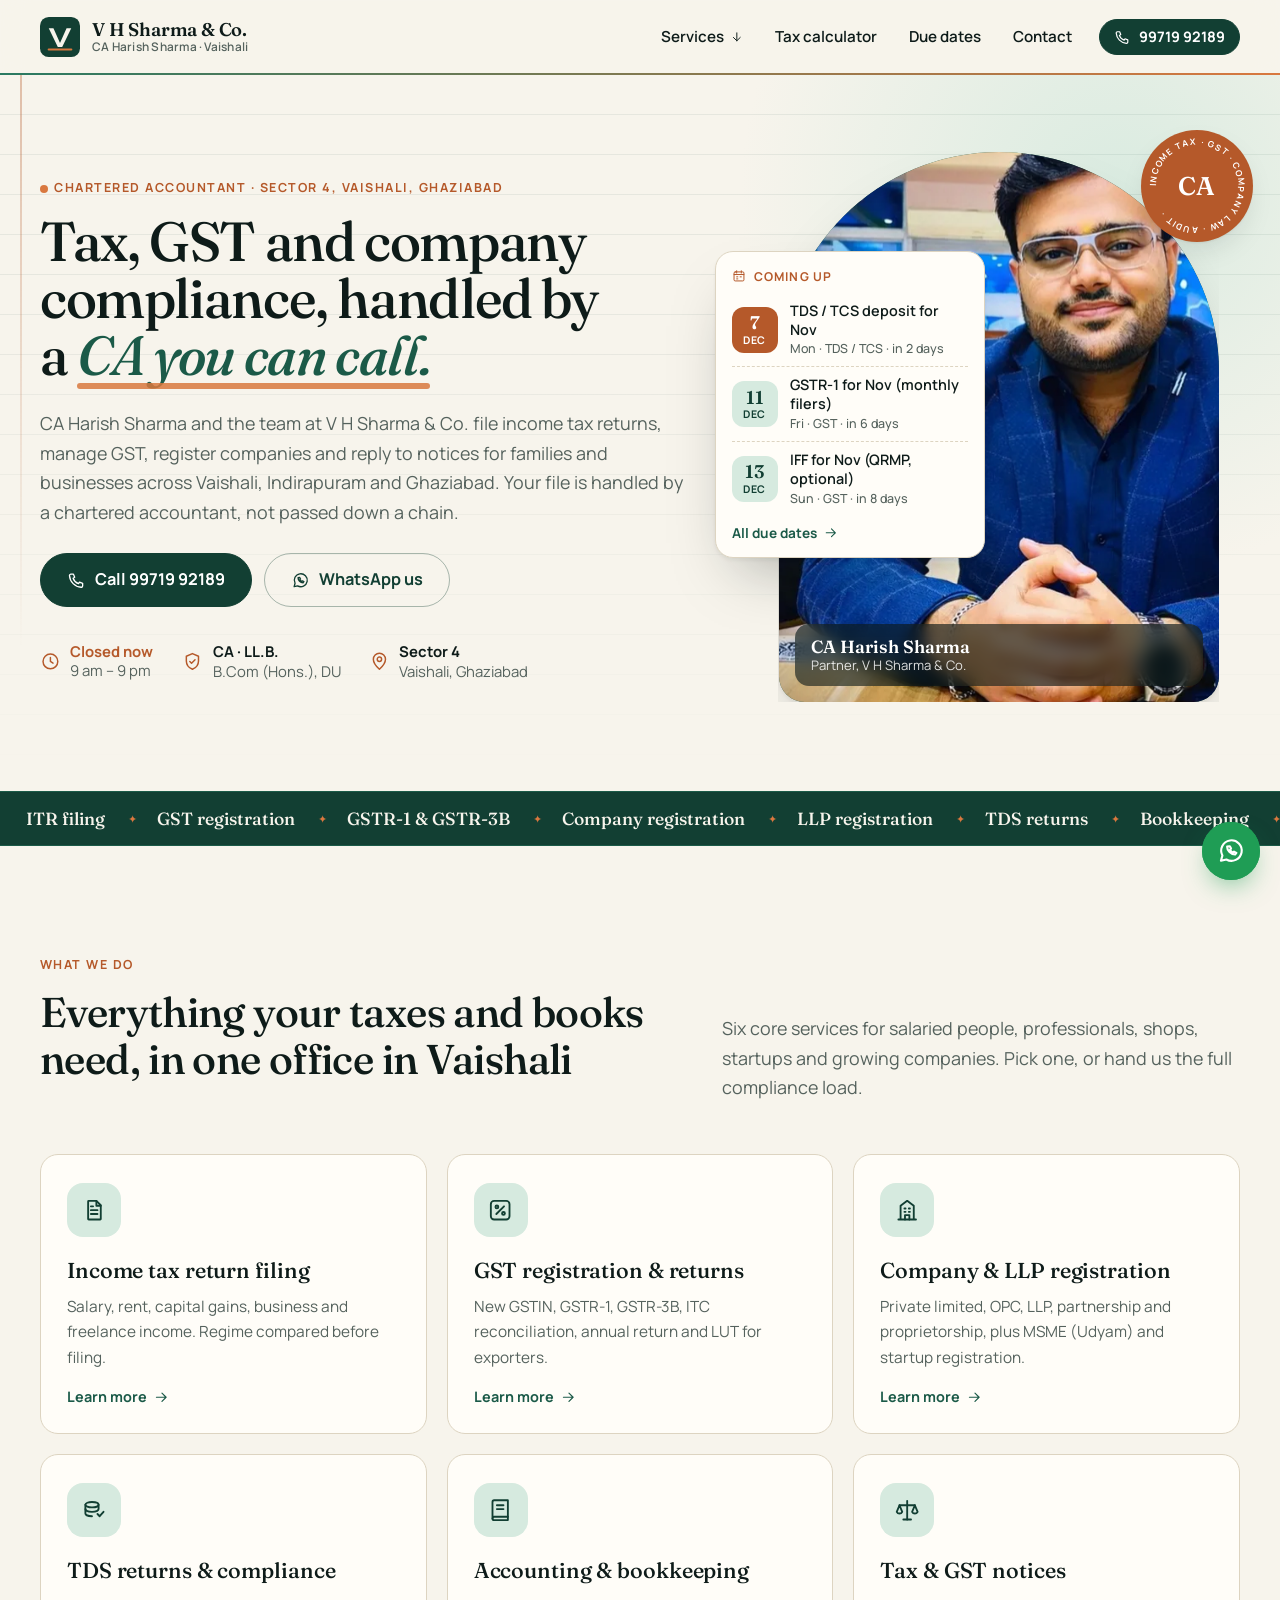
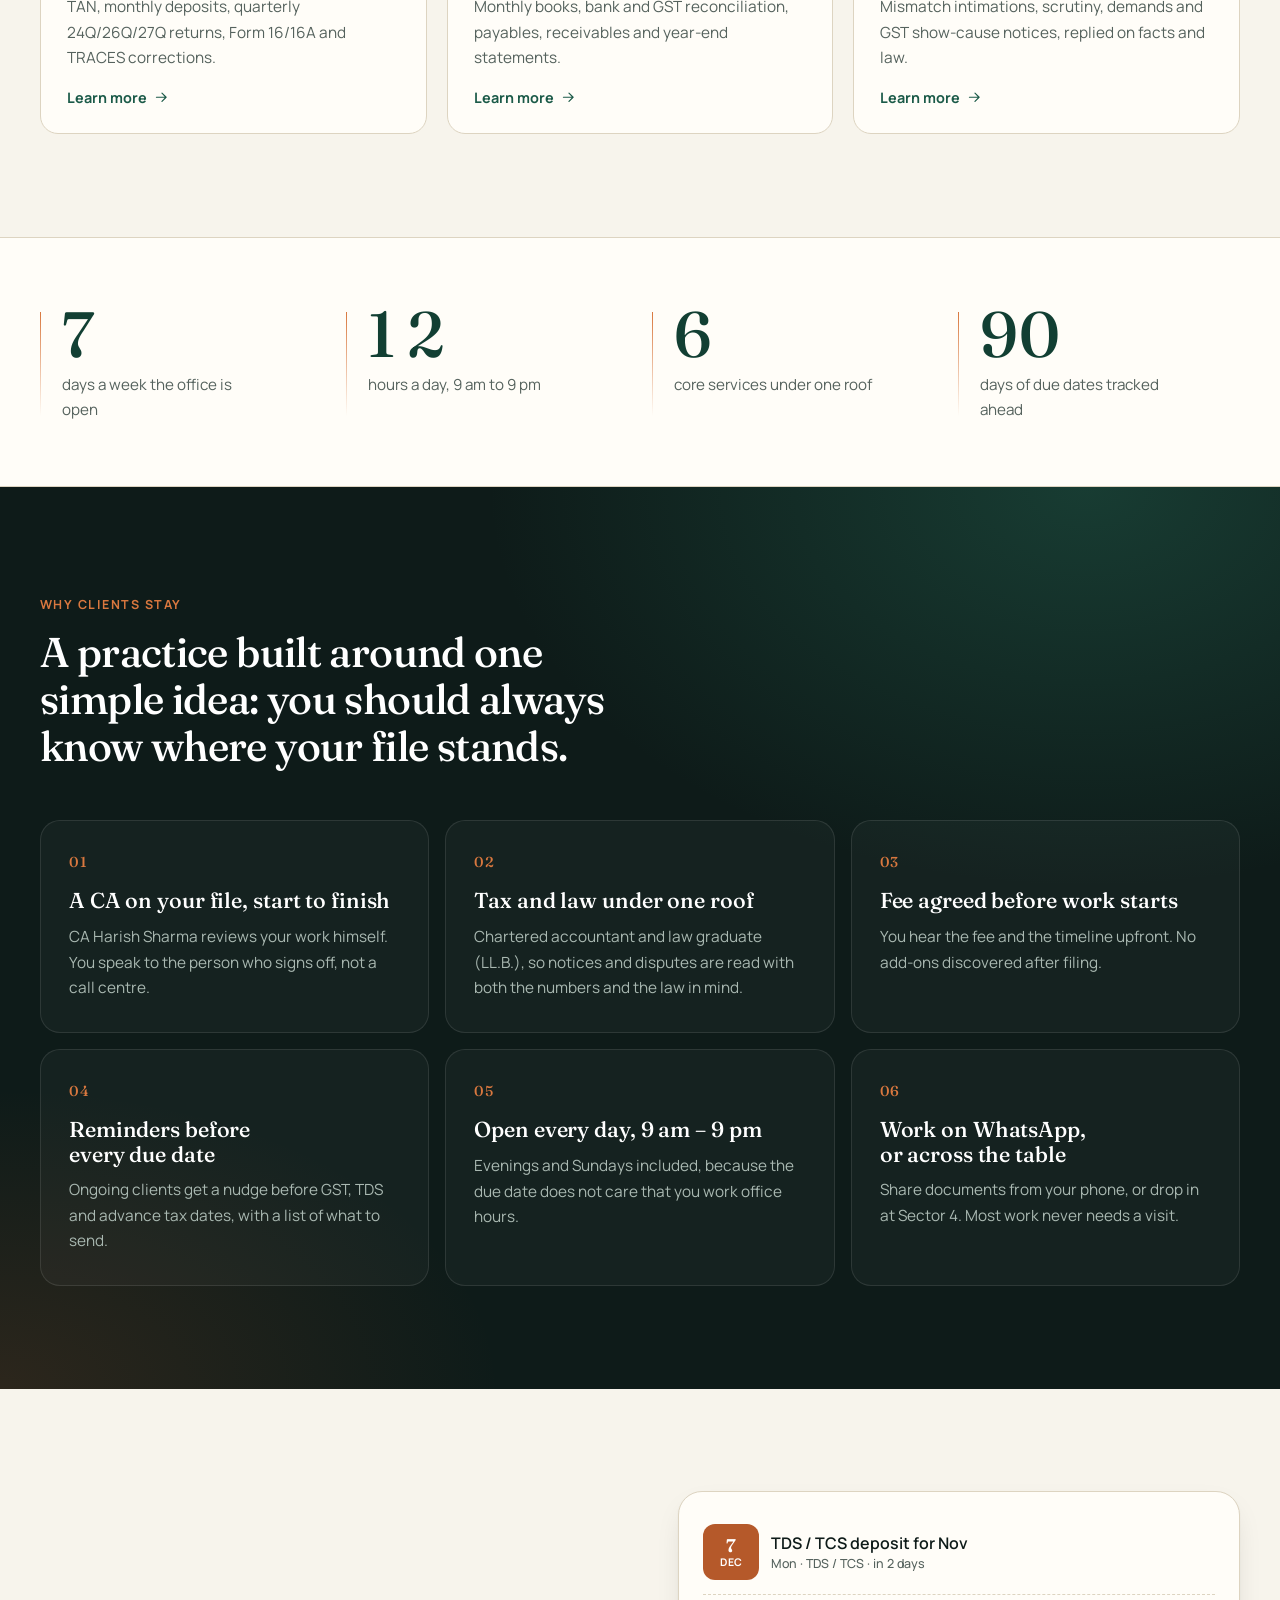
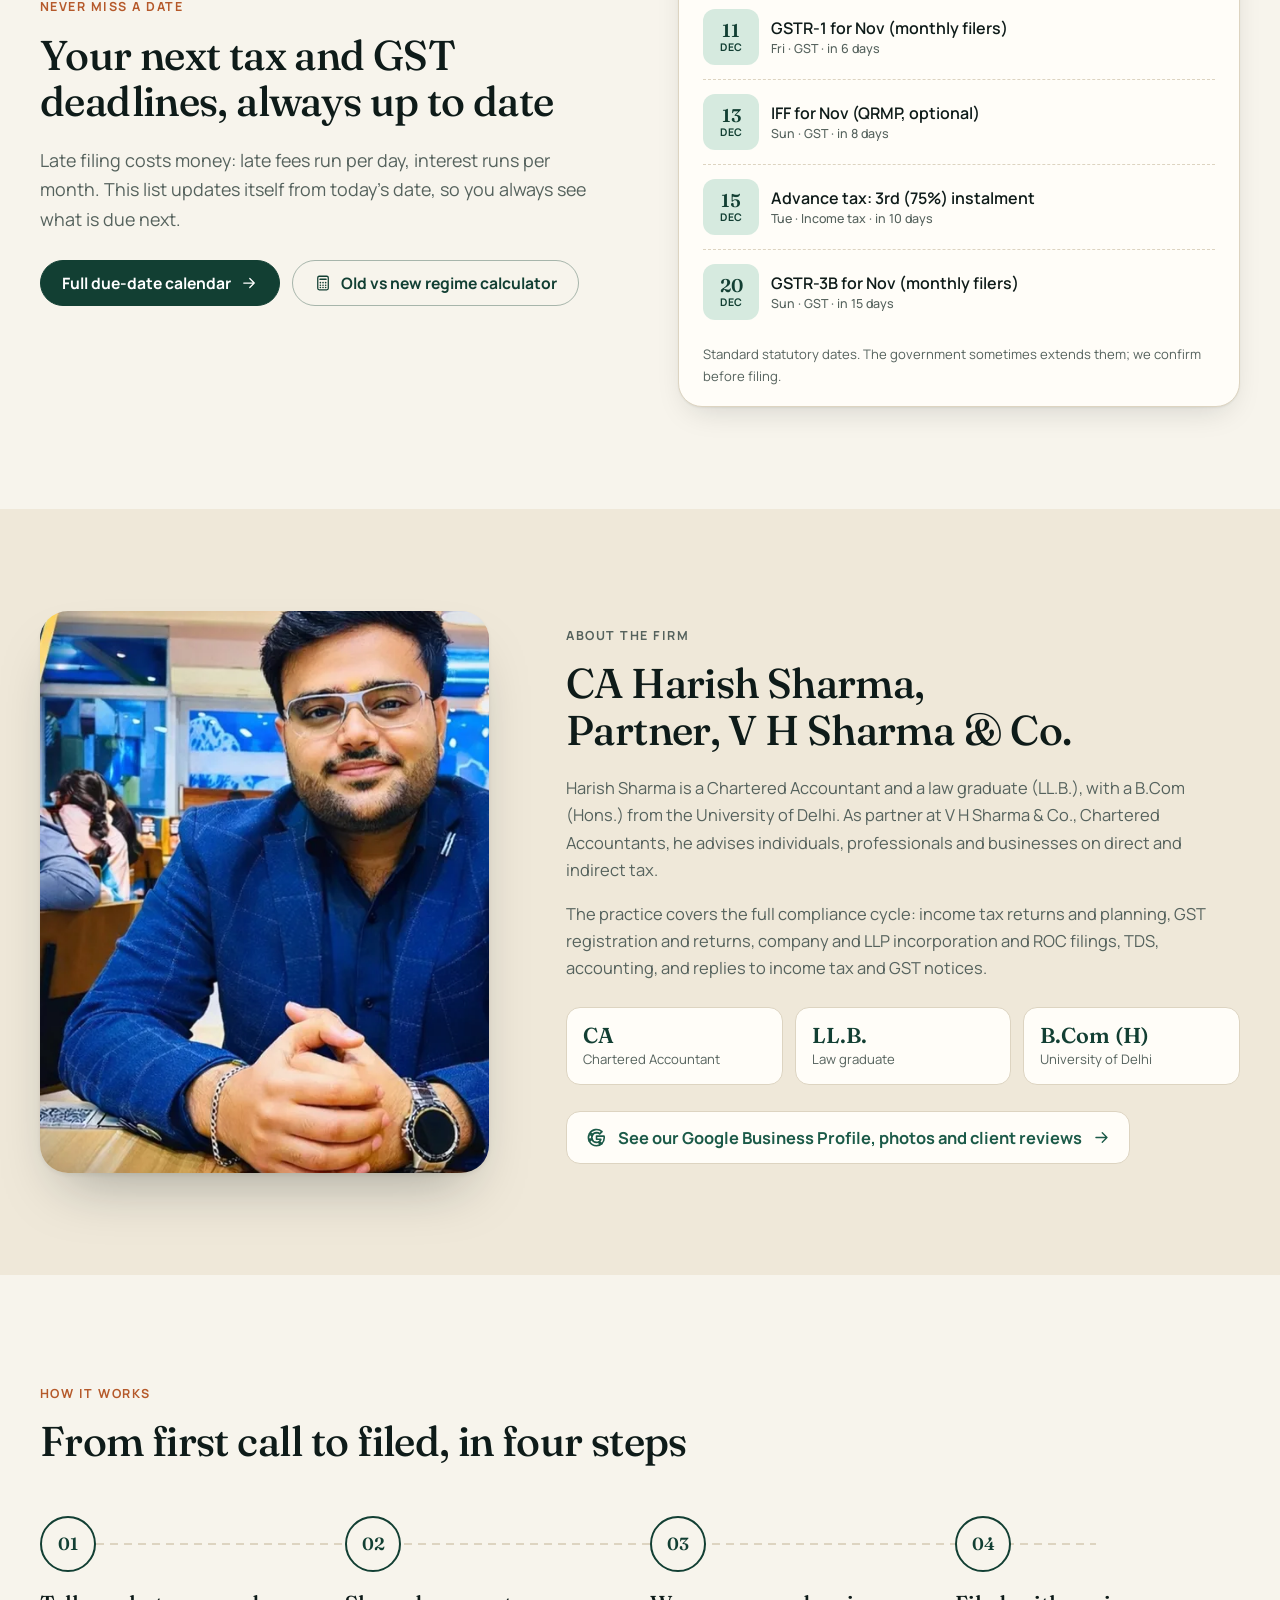
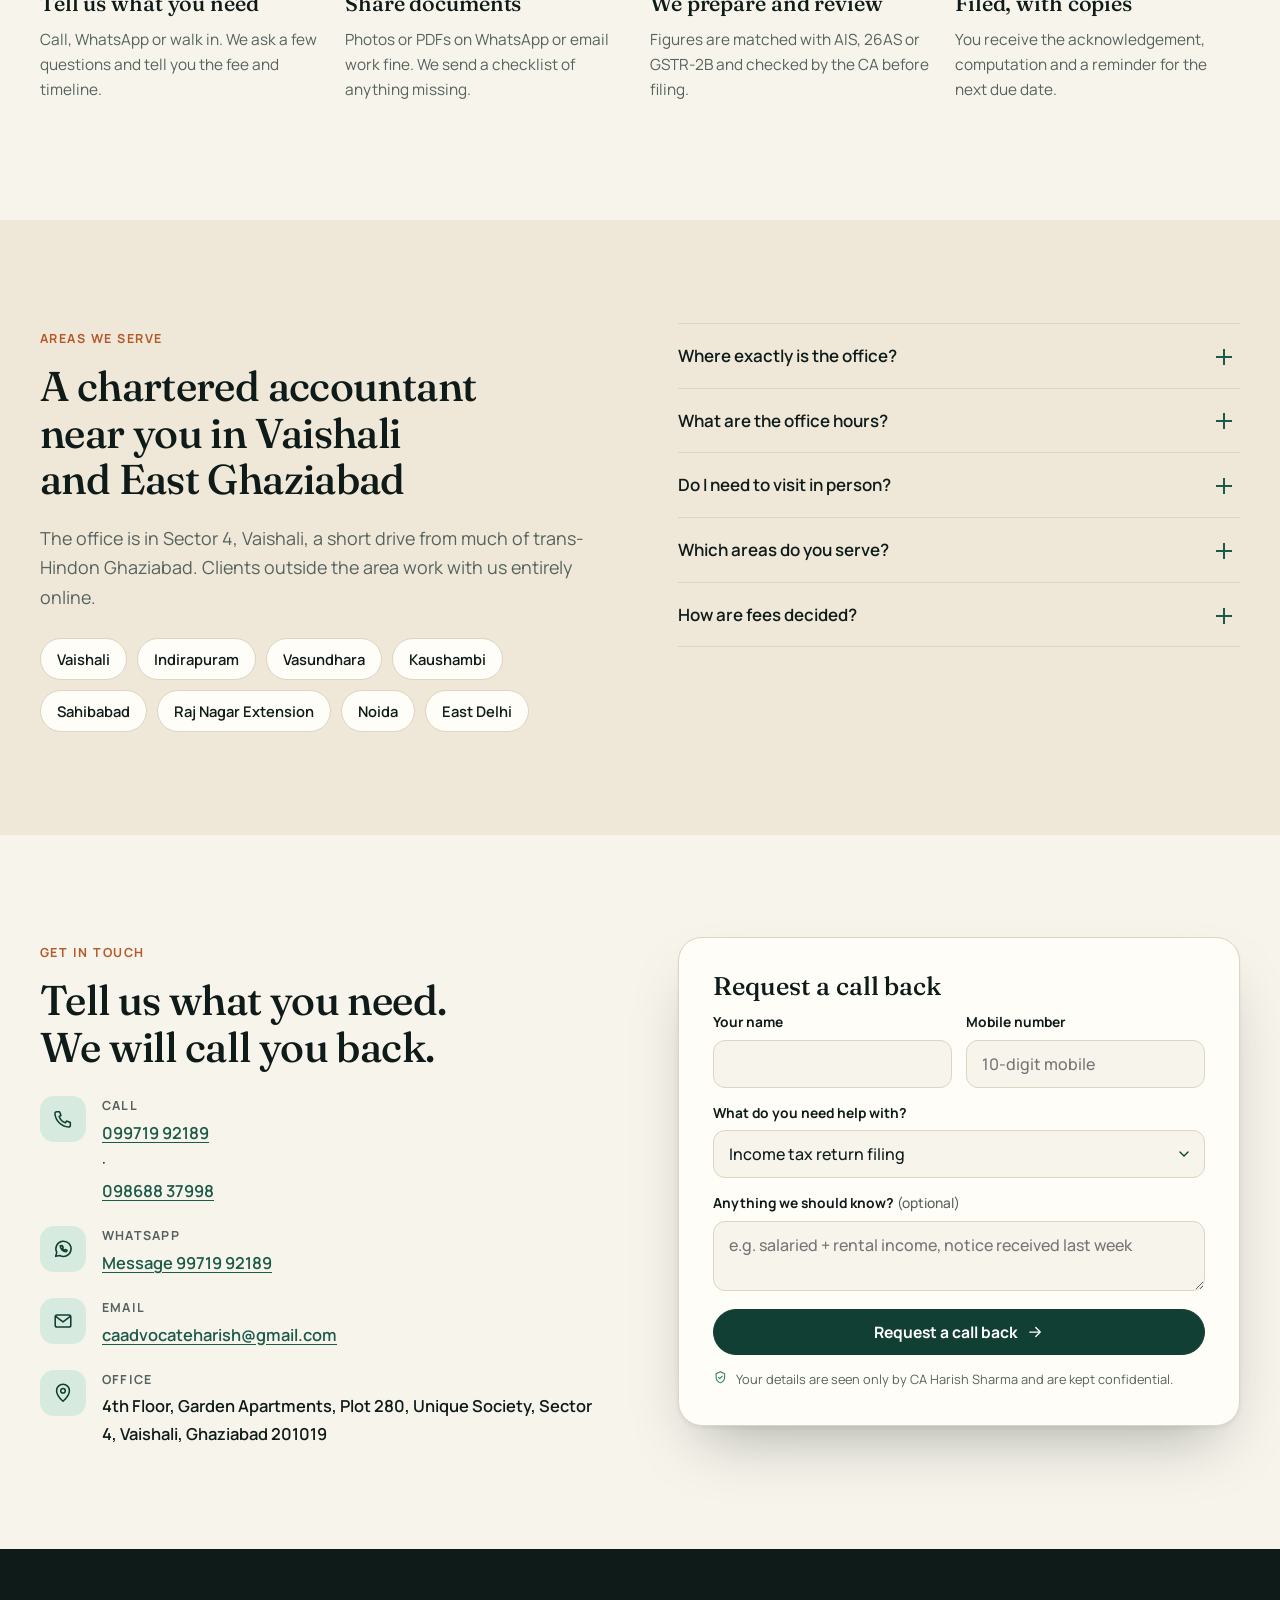
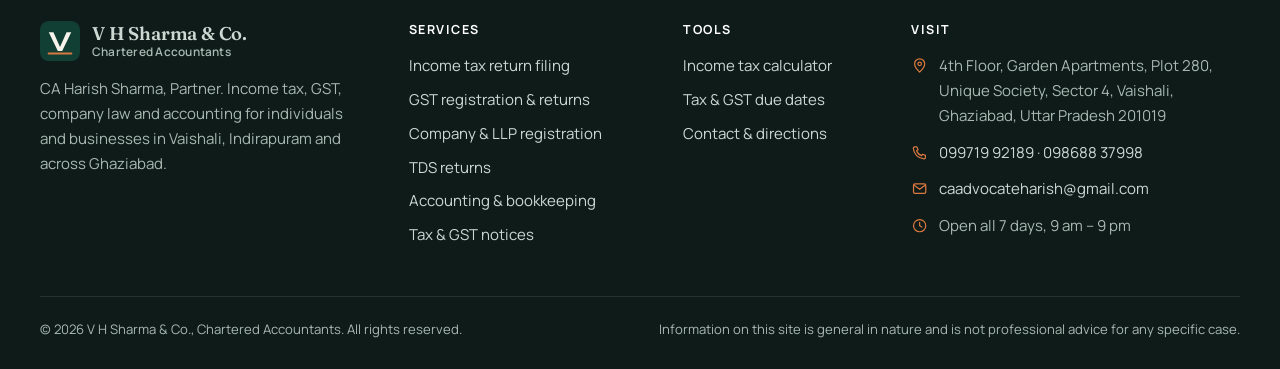
<file: index.html>
<!doctype html>
<html lang="en-IN">
<head>
<meta charset="utf-8">
<meta name="viewport" content="width=device-width, initial-scale=1">
<meta name="theme-color" content="#123F33">
<link rel="icon" href="img/logo-mark.svg" type="image/svg+xml">
<link rel="apple-touch-icon" href="img/apple-touch-icon.png">
<link rel="manifest" href="site.webmanifest">
<link rel="preconnect" href="https://fonts.googleapis.com">
<link rel="preconnect" href="https://fonts.gstatic.com" crossorigin>
<link rel="stylesheet" href="https://fonts.googleapis.com/css2?family=Fraunces:opsz,wght@9..144,500;9..144,600&family=Manrope:wght@400;500;600;700&display=swap" media="print" onload="this.media='all'">
<noscript><link rel="stylesheet" href="https://fonts.googleapis.com/css2?family=Fraunces:opsz,wght@9..144,500;9..144,600&family=Manrope:wght@400;500;600;700&display=swap"></noscript>
<link rel="stylesheet" href="css/style.css?v=mwl0gc5f">
<meta name="geo.region" content="IN-UP">
<meta name="geo.placename" content="Vaishali, Ghaziabad">
<meta name="geo.position" content="28.6490649;77.3442512">
<meta name="ICBM" content="28.6490649, 77.3442512">
<meta property="og:site_name" content="V H Sharma &amp; Co. – CA Harish Sharma">
<meta property="og:type" content="website">
<meta property="og:locale" content="en_IN">
<meta property="og:image" content="https://ishaanluthra.github.io/caharishsharma-vaishali/img/og.jpg">
<meta property="og:image:width" content="1200">
<meta property="og:image:height" content="630">
<meta name="twitter:card" content="summary_large_image">
<script>document.documentElement.classList.add('js')</script>
<script type="application/ld+json">
{
  "@context": "https://schema.org",
  "@type": "AccountingService",
  "@id": "https://ishaanluthra.github.io/caharishsharma-vaishali/#business",
  "name": "V H Sharma & Co., Chartered Accountants",
  "alternateName": ["Harish Sharma (CA) - Income tax and GST consultant", "CA Harish Sharma"],
  "description": "Chartered accountant in Sector 4, Vaishali, Ghaziabad for income tax return filing, GST registration and returns, company and LLP registration, TDS, accounting and tax notice replies. Open all 7 days, 9 am to 9 pm.",
  "url": "https://ishaanluthra.github.io/caharishsharma-vaishali/",
  "logo": "https://ishaanluthra.github.io/caharishsharma-vaishali/img/logo-mark.svg",
  "image": ["https://ishaanluthra.github.io/caharishsharma-vaishali/img/og.jpg", "https://ishaanluthra.github.io/caharishsharma-vaishali/img/harish-sharma.webp"],
  "telephone": "+91-9971992189",
  "email": "caadvocateharish@gmail.com",
  "address": {
    "@type": "PostalAddress",
    "streetAddress": "4th Floor, Garden Apartments, Plot 280, Unique Society, Sector 4, Vaishali",
    "addressLocality": "Ghaziabad",
    "addressRegion": "Uttar Pradesh",
    "postalCode": "201019",
    "addressCountry": "IN"
  },
  "geo": { "@type": "GeoCoordinates", "latitude": 28.6490649, "longitude": 77.3442512 },
  "hasMap": "https://maps.google.com/?cid=11327226887401787556",
  "sameAs": ["https://maps.google.com/?cid=11327226887401787556"],
  "openingHoursSpecification": [{
    "@type": "OpeningHoursSpecification",
    "dayOfWeek": ["Monday", "Tuesday", "Wednesday", "Thursday", "Friday", "Saturday", "Sunday"],
    "opens": "09:00", "closes": "21:00"
  }],
  "areaServed": ["Vaishali", "Indirapuram", "Vasundhara", "Kaushambi", "Sahibabad", "Raj Nagar Extension", "Ghaziabad", "Noida", "East Delhi"],
  "knowsLanguage": ["en", "hi"],
  "founder": { "@id": "https://ishaanluthra.github.io/caharishsharma-vaishali/#harish" },
  "employee": {
    "@type": "Person", "@id": "https://ishaanluthra.github.io/caharishsharma-vaishali/#harish", "name": "Harish Sharma",
    "honorificPrefix": "CA", "jobTitle": "Chartered Accountant, Partner",
    "image": "https://ishaanluthra.github.io/caharishsharma-vaishali/img/harish-sharma.webp",
    "hasCredential": [
      {"@type": "EducationalOccupationalCredential", "credentialCategory": "Professional qualification", "name": "Chartered Accountant"},
      {"@type": "EducationalOccupationalCredential", "credentialCategory": "degree", "name": "LL.B."},
      {"@type": "EducationalOccupationalCredential", "credentialCategory": "degree", "name": "B.Com (Hons.), University of Delhi"}
    ]
  },
  "contactPoint": [
    {"@type": "ContactPoint", "telephone": "+91-9971992189", "contactType": "customer service", "areaServed": "IN", "availableLanguage": ["English", "Hindi"]},
    {"@type": "ContactPoint", "telephone": "+91-9868837998", "contactType": "customer service", "areaServed": "IN", "availableLanguage": ["English", "Hindi"]}
  ],
  "hasOfferCatalog": {
    "@type": "OfferCatalog",
    "name": "Chartered accountancy services",
    "itemListElement": [
      {"@type": "Offer", "itemOffered": {"@type": "Service", "name": "Income tax return filing", "url": "https://ishaanluthra.github.io/caharishsharma-vaishali/income-tax-return-filing.html"}},
      {"@type": "Offer", "itemOffered": {"@type": "Service", "name": "GST registration and return filing", "url": "https://ishaanluthra.github.io/caharishsharma-vaishali/gst-registration-returns.html"}},
      {"@type": "Offer", "itemOffered": {"@type": "Service", "name": "Company and LLP registration", "url": "https://ishaanluthra.github.io/caharishsharma-vaishali/company-registration.html"}},
      {"@type": "Offer", "itemOffered": {"@type": "Service", "name": "TDS returns and compliance", "url": "https://ishaanluthra.github.io/caharishsharma-vaishali/tds-compliance.html"}},
      {"@type": "Offer", "itemOffered": {"@type": "Service", "name": "Accounting and bookkeeping", "url": "https://ishaanluthra.github.io/caharishsharma-vaishali/accounting-bookkeeping.html"}},
      {"@type": "Offer", "itemOffered": {"@type": "Service", "name": "Income tax and GST notice replies", "url": "https://ishaanluthra.github.io/caharishsharma-vaishali/tax-notices.html"}}
    ]
  }
}
</script>

<title>CA in Vaishali, Ghaziabad – Income Tax &amp; GST | CA Harish Sharma</title>
<meta name="description" content="Chartered accountant in Sector 4, Vaishali, Ghaziabad for ITR filing, GST, company registration, TDS and tax notices. Open 7 days, 9 am – 9 pm. Call 99719 92189.">
<link rel="canonical" href="https://ishaanluthra.github.io/caharishsharma-vaishali/">
<meta property="og:title" content="CA Harish Sharma – Chartered Accountant in Vaishali, Ghaziabad">
<meta property="og:description" content="Income tax, GST, company registration, TDS and accounting. Sector 4, Vaishali. Open all 7 days, 9 am – 9 pm.">
<meta property="og:url" content="https://ishaanluthra.github.io/caharishsharma-vaishali/">
<link rel="preload" as="image" href="img/harish-sharma.webp" fetchpriority="high">
<script type="application/ld+json">
{
  "@context": "https://schema.org", "@type": "FAQPage",
  "mainEntity": [
    {"@type": "Question", "name": "Where is CA Harish Sharma's office in Vaishali?", "acceptedAnswer": {"@type": "Answer", "text": "The office is on the 4th floor of Garden Apartments, Plot 280, Unique Society, Sector 4, Vaishali, Ghaziabad, Uttar Pradesh 201019. It is a short drive from Indirapuram, Vasundhara and Kaushambi."}},
    {"@type": "Question", "name": "What are the office hours?", "acceptedAnswer": {"@type": "Answer", "text": "The office is open all 7 days, 9 am to 9 pm. Calling 99719 92189 before you visit helps us keep your file ready."}},
    {"@type": "Question", "name": "Do I need to visit the office in person?", "acceptedAnswer": {"@type": "Answer", "text": "No. Most work, including ITR and GST filing, can be done by sharing documents on WhatsApp or email. You are welcome to visit if you prefer to meet."}},
    {"@type": "Question", "name": "Which areas do you serve?", "acceptedAnswer": {"@type": "Answer", "text": "Clients come from Vaishali, Indirapuram, Vasundhara, Kaushambi, Sahibabad, Raj Nagar Extension and the rest of Ghaziabad, as well as Noida and East Delhi. Online clients are served across India."}},
    {"@type": "Question", "name": "How are fees decided?", "acceptedAnswer": {"@type": "Answer", "text": "Fees depend on the scope and complexity of the work. You are told the fee before any work begins, so there are no surprises later."}}
  ]
}
</script>
</head>
<body>
<a class="skip" href="#main">Skip to content</a>
<header class="site-head">
  <div class="wrap head-row">
    <a class="brand" href="./" aria-label="V H Sharma &amp; Co. home">
      <img src="img/logo-mark.svg" alt="" width="40" height="40">
      <span><strong>V H Sharma &amp; Co.</strong><small>CA Harish Sharma · Vaishali</small></span>
    </a>
    <nav id="nav" class="nav" aria-label="Main">
      <div class="dd">
        <button type="button" aria-expanded="false" aria-controls="dd-services" data-nav="services">Services <svg class="i" aria-hidden="true"><use href="img/icons.svg#arrow"/></svg></button>
        <ul id="dd-services" class="dd-menu">
          <li><a href="income-tax-return-filing.html" data-nav="income-tax-return-filing"><svg class="i" aria-hidden="true"><use href="img/icons.svg#itr"/></svg>Income tax return filing</a></li>
          <li><a href="gst-registration-returns.html" data-nav="gst-registration-returns"><svg class="i" aria-hidden="true"><use href="img/icons.svg#gst"/></svg>GST registration &amp; returns</a></li>
          <li><a href="company-registration.html" data-nav="company-registration"><svg class="i" aria-hidden="true"><use href="img/icons.svg#company"/></svg>Company &amp; LLP registration</a></li>
          <li><a href="tds-compliance.html" data-nav="tds-compliance"><svg class="i" aria-hidden="true"><use href="img/icons.svg#tds"/></svg>TDS returns &amp; compliance</a></li>
          <li><a href="accounting-bookkeeping.html" data-nav="accounting-bookkeeping"><svg class="i" aria-hidden="true"><use href="img/icons.svg#ledger"/></svg>Accounting &amp; bookkeeping</a></li>
          <li><a href="tax-notices.html" data-nav="tax-notices"><svg class="i" aria-hidden="true"><use href="img/icons.svg#notice"/></svg>Tax &amp; GST notices</a></li>
        </ul>
      </div>
      <a href="tax-calculator.html" data-nav="tax-calculator">Tax calculator</a>
      <a href="compliance-calendar.html" data-nav="compliance-calendar">Due dates</a>
      <a href="contact.html" data-nav="contact">Contact</a>
      <a class="btn btn--sm nav-cta" href="tel:+919971992189"><svg class="i" aria-hidden="true"><use href="img/icons.svg#phone"/></svg>99719 92189</a>
    </nav>
    <button class="menu-btn" type="button" aria-expanded="false" aria-controls="nav" aria-label="Open menu"><svg class="i" aria-hidden="true"><use href="img/icons.svg#menu"/></svg></button>
  </div>
</header>

<main id="main">
  <section class="hero">
    <div class="ledger-bg" aria-hidden="true"></div>
    <div class="wrap hero-grid">
      <div class="hero-copy">
        <p class="eyebrow rise"><span class="dot" aria-hidden="true"></span>Chartered Accountant · Sector 4, Vaishali, Ghaziabad</p>
        <h1 class="hero-title"><span class="ln"><span>Tax, GST and company</span></span> <span class="ln"><span>compliance, handled by</span></span> <span class="ln"><span>a <em>CA you can call.</em></span></span></h1>
        <p class="lead rise" style="--d:.45s">CA Harish Sharma and the team at V H Sharma &amp; Co. file income tax returns, manage GST, register companies and reply to notices for families and businesses across Vaishali, Indirapuram and Ghaziabad. Your file is handled by a chartered accountant, not passed down a chain.</p>
        <div class="btn-row rise" style="--d:.55s">
          <a class="btn btn--lg" href="tel:+919971992189"><svg class="i" aria-hidden="true"><use href="img/icons.svg#phone"/></svg>Call 99719 92189</a>
          <a class="btn btn--lg btn--ghost" href="https://wa.me/919971992189?text=Hi%20CA%20Harish%20Sharma%2C%20I%20need%20help%20with%20" target="_blank" rel="noopener"><svg class="i" aria-hidden="true"><use href="img/icons.svg#whatsapp"/></svg>WhatsApp us</a>
        </div>
        <ul class="hero-facts rise" style="--d:.65s">
          <li><svg class="i" aria-hidden="true"><use href="img/icons.svg#clock"/></svg><span><strong data-open-status>Open all 7 days</strong> 9 am – 9 pm</span></li>
          <li><svg class="i" aria-hidden="true"><use href="img/icons.svg#shield"/></svg><span><strong>CA · LL.B.</strong> B.Com (Hons.), DU</span></li>
          <li><svg class="i" aria-hidden="true"><use href="img/icons.svg#pin"/></svg><span><strong>Sector 4</strong> Vaishali, Ghaziabad</span></li>
        </ul>
      </div>
      <div class="hero-art">
        <figure class="portrait">
          <img src="img/harish-sharma.webp" width="520" height="732" alt="CA Harish Sharma, Partner at V H Sharma &amp; Co., Chartered Accountants, Vaishali" fetchpriority="high">
          <figcaption><strong>CA Harish Sharma</strong><span>Partner, V H Sharma &amp; Co.</span></figcaption>
        </figure>
        <aside class="due-card float" aria-labelledby="due-h">
          <p id="due-h" class="due-title"><svg class="i" aria-hidden="true"><use href="img/icons.svg#calendar"/></svg>Coming up</p>
          <ol class="due-list" data-due="3">
            <li><span class="d">11th</span><span>GSTR-1 (monthly)</span></li>
            <li><span class="d">20th</span><span>GSTR-3B (monthly)</span></li>
            <li><span class="d">7th</span><span>TDS deposit</span></li>
          </ol>
          <a class="due-more" href="compliance-calendar.html">All due dates <svg class="i" aria-hidden="true"><use href="img/icons.svg#arrow"/></svg></a>
        </aside>
        <div class="stamp float float--slow" aria-hidden="true"><svg viewBox="0 0 120 120"><defs><path id="ring" d="M60 60m-44 0a44 44 0 1 1 88 0a44 44 0 1 1-88 0"/></defs><text><textPath href="#ring">INCOME TAX · GST · COMPANY LAW · AUDIT ·</textPath></text></svg><span>CA</span></div>
      </div>
    </div>
  </section>

  <div class="ticker" aria-label="Services">
    <ul data-marquee>
      <li>ITR filing</li><li>GST registration</li><li>GSTR-1 &amp; GSTR-3B</li><li>Company registration</li><li>LLP registration</li><li>TDS returns</li><li>Bookkeeping</li><li>Income tax notices</li><li>GST notices</li><li>MSME / Udyam</li><li>Capital gains</li><li>Tax planning</li>
    </ul>
  </div>

  <section class="sec" id="services">
    <div class="wrap">
      <div class="sec-head sec-head--row" data-reveal>
        <div>
          <p class="eyebrow">What we do</p>
          <h2>Everything your taxes and books need, in one office in Vaishali</h2>
        </div>
        <p class="lead">Six core services for salaried people, professionals, shops, startups and growing companies. Pick one, or hand us the full compliance load.</p>
      </div>
      <div class="svc-grid">
        <article class="svc" data-reveal style="--d:0s">
          <div class="svc-ic"><svg class="i" aria-hidden="true"><use href="img/icons.svg#itr"/></svg></div>
          <h3><a href="income-tax-return-filing.html">Income tax return filing</a></h3>
          <p>Salary, rent, capital gains, business and freelance income. Regime compared before filing.</p>
          <span class="more">Learn more <svg class="i" aria-hidden="true"><use href="img/icons.svg#arrow"/></svg></span>
        </article>
        <article class="svc" data-reveal style="--d:0.07s">
          <div class="svc-ic"><svg class="i" aria-hidden="true"><use href="img/icons.svg#gst"/></svg></div>
          <h3><a href="gst-registration-returns.html">GST registration & returns</a></h3>
          <p>New GSTIN, GSTR-1, GSTR-3B, ITC reconciliation, annual return and LUT for exporters.</p>
          <span class="more">Learn more <svg class="i" aria-hidden="true"><use href="img/icons.svg#arrow"/></svg></span>
        </article>
        <article class="svc" data-reveal style="--d:0.14s">
          <div class="svc-ic"><svg class="i" aria-hidden="true"><use href="img/icons.svg#company"/></svg></div>
          <h3><a href="company-registration.html">Company & LLP registration</a></h3>
          <p>Private limited, OPC, LLP, partnership and proprietorship, plus MSME (Udyam) and startup registration.</p>
          <span class="more">Learn more <svg class="i" aria-hidden="true"><use href="img/icons.svg#arrow"/></svg></span>
        </article>
        <article class="svc" data-reveal style="--d:0s">
          <div class="svc-ic"><svg class="i" aria-hidden="true"><use href="img/icons.svg#tds"/></svg></div>
          <h3><a href="tds-compliance.html">TDS returns & compliance</a></h3>
          <p>TAN, monthly deposits, quarterly 24Q/26Q/27Q returns, Form 16/16A and TRACES corrections.</p>
          <span class="more">Learn more <svg class="i" aria-hidden="true"><use href="img/icons.svg#arrow"/></svg></span>
        </article>
        <article class="svc" data-reveal style="--d:0.07s">
          <div class="svc-ic"><svg class="i" aria-hidden="true"><use href="img/icons.svg#ledger"/></svg></div>
          <h3><a href="accounting-bookkeeping.html">Accounting & bookkeeping</a></h3>
          <p>Monthly books, bank and GST reconciliation, payables, receivables and year-end statements.</p>
          <span class="more">Learn more <svg class="i" aria-hidden="true"><use href="img/icons.svg#arrow"/></svg></span>
        </article>
        <article class="svc" data-reveal style="--d:0.14s">
          <div class="svc-ic"><svg class="i" aria-hidden="true"><use href="img/icons.svg#notice"/></svg></div>
          <h3><a href="tax-notices.html">Tax & GST notices</a></h3>
          <p>Mismatch intimations, scrutiny, demands and GST show-cause notices, replied on facts and law.</p>
          <span class="more">Learn more <svg class="i" aria-hidden="true"><use href="img/icons.svg#arrow"/></svg></span>
        </article>
      </div>
    </div>
  </section>

  <section class="numbers" aria-label="The practice at a glance">
    <div class="wrap num-grid">
      <div class="num" data-reveal><span class="odo" data-odo="7">7</span><p>days a week the office is open</p></div>
      <div class="num" data-reveal style="--d:.08s"><span class="odo" data-odo="12">12</span><p>hours a day, 9 am to 9 pm</p></div>
      <div class="num" data-reveal style="--d:.16s"><span class="odo" data-odo="6">6</span><p>core services under one roof</p></div>
      <div class="num" data-reveal style="--d:.24s"><span class="odo" data-odo="90">90</span><p>days of due dates tracked ahead</p></div>
    </div>
  </section>

  <section class="sec sec--ink">
    <div class="wrap">
      <div class="sec-head" data-reveal>
        <p class="eyebrow">Why clients stay</p>
        <h2>A practice built around one simple idea: you should always know where your file stands.</h2>
      </div>
      <div class="why-grid">
        <div class="why" data-reveal><span class="why-n">01</span><h3>A CA on your file, start to finish</h3><p>CA Harish Sharma reviews your work himself. You speak to the person who signs off, not a call centre.</p></div>
        <div class="why" data-reveal style="--d:.08s"><span class="why-n">02</span><h3>Tax and law under one roof</h3><p>Chartered accountant and law graduate (LL.B.), so notices and disputes are read with both the numbers and the law in mind.</p></div>
        <div class="why" data-reveal style="--d:.16s"><span class="why-n">03</span><h3>Fee agreed before work starts</h3><p>You hear the fee and the timeline upfront. No add-ons discovered after filing.</p></div>
        <div class="why" data-reveal><span class="why-n">04</span><h3>Reminders before every due date</h3><p>Ongoing clients get a nudge before GST, TDS and advance tax dates, with a list of what to send.</p></div>
        <div class="why" data-reveal style="--d:.08s"><span class="why-n">05</span><h3>Open every day, 9 am – 9 pm</h3><p>Evenings and Sundays included, because the due date does not care that you work office hours.</p></div>
        <div class="why" data-reveal style="--d:.16s"><span class="why-n">06</span><h3>Work on WhatsApp, or across the table</h3><p>Share documents from your phone, or drop in at Sector 4. Most work never needs a visit.</p></div>
      </div>
    </div>
  </section>

  <section class="sec">
    <div class="wrap split split--center">
      <div data-reveal>
        <p class="eyebrow">Never miss a date</p>
        <h2>Your next tax and GST deadlines, always up to date</h2>
        <p class="lead">Late filing costs money: late fees run per day, interest runs per month. This list updates itself from today's date, so you always see what is due next.</p>
        <div class="btn-row">
          <a class="btn" href="compliance-calendar.html">Full due-date calendar <svg class="i" aria-hidden="true"><use href="img/icons.svg#arrow"/></svg></a>
          <a class="btn btn--ghost" href="tax-calculator.html"><svg class="i" aria-hidden="true"><use href="img/icons.svg#calc"/></svg>Old vs new regime calculator</a>
        </div>
      </div>
      <div class="due-board" data-reveal style="--d:.1s">
        <ol class="due-list due-list--big" data-due="5">
          <li><span class="d">7th</span><span>TDS / TCS deposit for last month</span></li>
          <li><span class="d">11th</span><span>GSTR-1 for monthly filers</span></li>
          <li><span class="d">20th</span><span>GSTR-3B for monthly filers</span></li>
        </ol>
        <p class="due-note">Standard statutory dates. The government sometimes extends them; we confirm before filing.</p>
      </div>
    </div>
  </section>

  <section class="sec sec--sand" id="about">
    <div class="wrap about">
      <figure class="about-photo" data-reveal>
        <img src="img/harish-sharma.webp" width="520" height="732" alt="CA Harish Sharma at his practice in Vaishali, Ghaziabad" loading="lazy">
      </figure>
      <div class="prose" data-reveal style="--d:.1s">
        <p class="eyebrow">About the firm</p>
        <h2>CA Harish Sharma, Partner, V H Sharma &amp; Co.</h2>
        <p>Harish Sharma is a Chartered Accountant and a law graduate (LL.B.), with a B.Com (Hons.) from the University of Delhi. As partner at V H Sharma &amp; Co., Chartered Accountants, he advises individuals, professionals and businesses on direct and indirect tax.</p>
        <p>The practice covers the full compliance cycle: income tax returns and planning, GST registration and returns, company and LLP incorporation and ROC filings, TDS, accounting, and replies to income tax and GST notices.</p>
        <ul class="creds">
          <li><strong>CA</strong><span>Chartered Accountant</span></li>
          <li><strong>LL.B.</strong><span>Law graduate</span></li>
          <li><strong>B.Com (H)</strong><span>University of Delhi</span></li>
        </ul>
        <a class="g-link" href="https://maps.google.com/?cid=11327226887401787556" target="_blank" rel="noopener"><svg class="i" aria-hidden="true"><use href="img/icons.svg#google"/></svg>See our Google Business Profile, photos and client reviews <svg class="i" aria-hidden="true"><use href="img/icons.svg#arrow"/></svg></a>
      </div>
    </div>
  </section>

  <section class="sec">
    <div class="wrap">
      <div class="sec-head" data-reveal><p class="eyebrow">How it works</p><h2>From first call to filed, in four steps</h2></div>
      <ol class="steps">
        <li data-reveal><span class="step-n">01</span><h3>Tell us what you need</h3><p>Call, WhatsApp or walk in. We ask a few questions and tell you the fee and timeline.</p></li>
        <li data-reveal style="--d:.08s"><span class="step-n">02</span><h3>Share documents</h3><p>Photos or PDFs on WhatsApp or email work fine. We send a checklist of anything missing.</p></li>
        <li data-reveal style="--d:.16s"><span class="step-n">03</span><h3>We prepare and review</h3><p>Figures are matched with AIS, 26AS or GSTR-2B and checked by the CA before filing.</p></li>
        <li data-reveal style="--d:.24s"><span class="step-n">04</span><h3>Filed, with copies</h3><p>You receive the acknowledgement, computation and a reminder for the next due date.</p></li>
      </ol>
    </div>
  </section>

  <section class="sec sec--sand">
    <div class="wrap split">
      <div data-reveal>
        <p class="eyebrow">Areas we serve</p>
        <h2>A chartered accountant near you in Vaishali and East Ghaziabad</h2>
        <p class="lead">The office is in Sector 4, Vaishali, a short drive from much of trans-Hindon Ghaziabad. Clients outside the area work with us entirely online.</p>
        <ul class="areas">
          <li>Vaishali</li><li>Indirapuram</li><li>Vasundhara</li><li>Kaushambi</li><li>Sahibabad</li><li>Raj Nagar Extension</li><li>Noida</li><li>East Delhi</li>
        </ul>
      </div>
      <div class="faq" data-reveal style="--d:.1s">
        <details><summary>Where exactly is the office?</summary><p>4th Floor, Garden Apartments, Plot 280, Unique Society, Sector 4, Vaishali, Ghaziabad 201019. <a href="contact.html">See the map and directions</a>.</p></details>
        <details><summary>What are the office hours?</summary><p>Open all 7 days, 9 am to 9 pm. A quick call to 99719 92189 before you visit helps us keep your file ready.</p></details>
        <details><summary>Do I need to visit in person?</summary><p>No. Most work, including ITR and GST filing, is done by sharing documents on WhatsApp or email. You are welcome to visit if you prefer to meet.</p></details>
        <details><summary>Which areas do you serve?</summary><p>Vaishali, Indirapuram, Vasundhara, Kaushambi, Sahibabad, Raj Nagar Extension and the rest of Ghaziabad, plus Noida and East Delhi. Online clients are served across India.</p></details>
        <details><summary>How are fees decided?</summary><p>Fees depend on the scope and complexity of the work. You are told the fee before any work begins, so there are no surprises later.</p></details>
      </div>
    </div>
  </section>

  <section class="sec" id="contact">
    <div class="wrap contact-grid">
      <div data-reveal>
        <p class="eyebrow">Get in touch</p>
        <h2>Tell us what you need. We will call you back.</h2>
        <ul class="contact-list">
          <li><svg class="i" aria-hidden="true"><use href="img/icons.svg#phone"/></svg><div><strong>Call</strong><a href="tel:+919971992189">099719 92189</a> · <a href="tel:+919868837998">098688 37998</a></div></li>
          <li><svg class="i" aria-hidden="true"><use href="img/icons.svg#whatsapp"/></svg><div><strong>WhatsApp</strong><a href="https://wa.me/919971992189" target="_blank" rel="noopener">Message 99719 92189</a></div></li>
          <li><svg class="i" aria-hidden="true"><use href="img/icons.svg#mail"/></svg><div><strong>Email</strong><a href="mailto:caadvocateharish@gmail.com">caadvocateharish@gmail.com</a></div></li>
          <li><svg class="i" aria-hidden="true"><use href="img/icons.svg#pin"/></svg><div><strong>Office</strong><span>4th Floor, Garden Apartments, Plot 280, Unique Society, Sector 4, Vaishali, Ghaziabad 201019</span></div></li>
        </ul>
      </div>
      <div class="lead-card" data-reveal style="--d:.1s">
        <h3>Request a call back</h3>
        <form class="form" data-lead name="enquiry" method="POST" data-netlify="true" netlify-honeypot="company">
  <input type="hidden" name="form-name" value="enquiry">
  <p class="hp"><label>Leave empty <input name="company" tabindex="-1" autocomplete="off"></label></p>
  <div class="row">
    <div class="field"><label for="home-name">Your name</label><input id="home-name" name="name" autocomplete="name" required></div>
    <div class="field"><label for="home-phone">Mobile number</label><input id="home-phone" name="phone" type="tel" inputmode="numeric" autocomplete="tel" pattern="[0-9+ ]{10,14}" placeholder="10-digit mobile" required></div>
  </div>
  <div class="field"><label for="home-need">What do you need help with?</label>
    <select id="home-need" name="need">
      <option>Income tax return filing</option><option>GST registration / returns</option><option>Company or LLP registration</option><option>TDS returns</option><option>Accounting &amp; bookkeeping</option><option>Income tax or GST notice</option><option>Something else</option>
    </select>
  </div>
  <div class="field"><label for="home-msg">Anything we should know? <span>(optional)</span></label><textarea id="home-msg" name="message" rows="2" placeholder="e.g. salaried + rental income, notice received last week"></textarea></div>
  <button class="btn" type="submit">Request a call back <svg class="i" aria-hidden="true"><use href="img/icons.svg#arrow"/></svg></button>
  <p class="form-note"><svg class="i" aria-hidden="true"><use href="img/icons.svg#shield"/></svg>Your details are seen only by CA Harish Sharma and are kept confidential.</p>
  <p class="form-status" role="status" aria-live="polite"></p>
</form>

      </div>
    </div>
  </section>
</main>
<footer class="site-foot">
  <div class="wrap foot-grid">
    <div>
      <a class="brand brand--light" href="./"><img src="img/logo-mark.svg" alt="" width="40" height="40" loading="lazy"><span><strong>V H Sharma &amp; Co.</strong><small>Chartered Accountants</small></span></a>
      <p>CA Harish Sharma, Partner. Income tax, GST, company law and accounting for individuals and businesses in Vaishali, Indirapuram and across Ghaziabad.</p>
    </div>
    <div>
      <h2>Services</h2>
      <ul>
        <li><a href="income-tax-return-filing.html">Income tax return filing</a></li>
        <li><a href="gst-registration-returns.html">GST registration &amp; returns</a></li>
        <li><a href="company-registration.html">Company &amp; LLP registration</a></li>
        <li><a href="tds-compliance.html">TDS returns</a></li>
        <li><a href="accounting-bookkeeping.html">Accounting &amp; bookkeeping</a></li>
        <li><a href="tax-notices.html">Tax &amp; GST notices</a></li>
      </ul>
    </div>
    <div>
      <h2>Tools</h2>
      <ul>
        <li><a href="tax-calculator.html">Income tax calculator</a></li>
        <li><a href="compliance-calendar.html">Tax &amp; GST due dates</a></li>
        <li><a href="contact.html">Contact &amp; directions</a></li>
      </ul>
    </div>
    <div class="nap">
      <h2>Visit</h2>
      <address>
        <p><svg class="i" aria-hidden="true"><use href="img/icons.svg#pin"/></svg><span>4th Floor, Garden Apartments, Plot 280, Unique Society, Sector 4, Vaishali, Ghaziabad, Uttar Pradesh 201019</span></p>
        <p><svg class="i" aria-hidden="true"><use href="img/icons.svg#phone"/></svg><span><a href="tel:+919971992189">099719 92189</a> · <a href="tel:+919868837998">098688 37998</a></span></p>
        <p><svg class="i" aria-hidden="true"><use href="img/icons.svg#mail"/></svg><a href="mailto:caadvocateharish@gmail.com">caadvocateharish@gmail.com</a></p>
        <p><svg class="i" aria-hidden="true"><use href="img/icons.svg#clock"/></svg><span>Open all 7 days, 9 am – 9 pm</span></p>
      </address>
    </div>
  </div>
  <div class="wrap foot-base">
    <p>© <span data-year>2026</span> V H Sharma &amp; Co., Chartered Accountants. All rights reserved.</p>
    <p>Information on this site is general in nature and is not professional advice for any specific case.</p>
  </div>
</footer>
<a class="wa-float" href="https://wa.me/919971992189?text=Hi%20CA%20Harish%20Sharma%2C%20I%20need%20help%20with%20" target="_blank" rel="noopener" aria-label="Chat on WhatsApp"><svg class="i" aria-hidden="true"><use href="img/icons.svg#whatsapp"/></svg></a>
<script src="js/main.js?v=mwl0gc5f" defer></script>

</body>
</html>
</file>
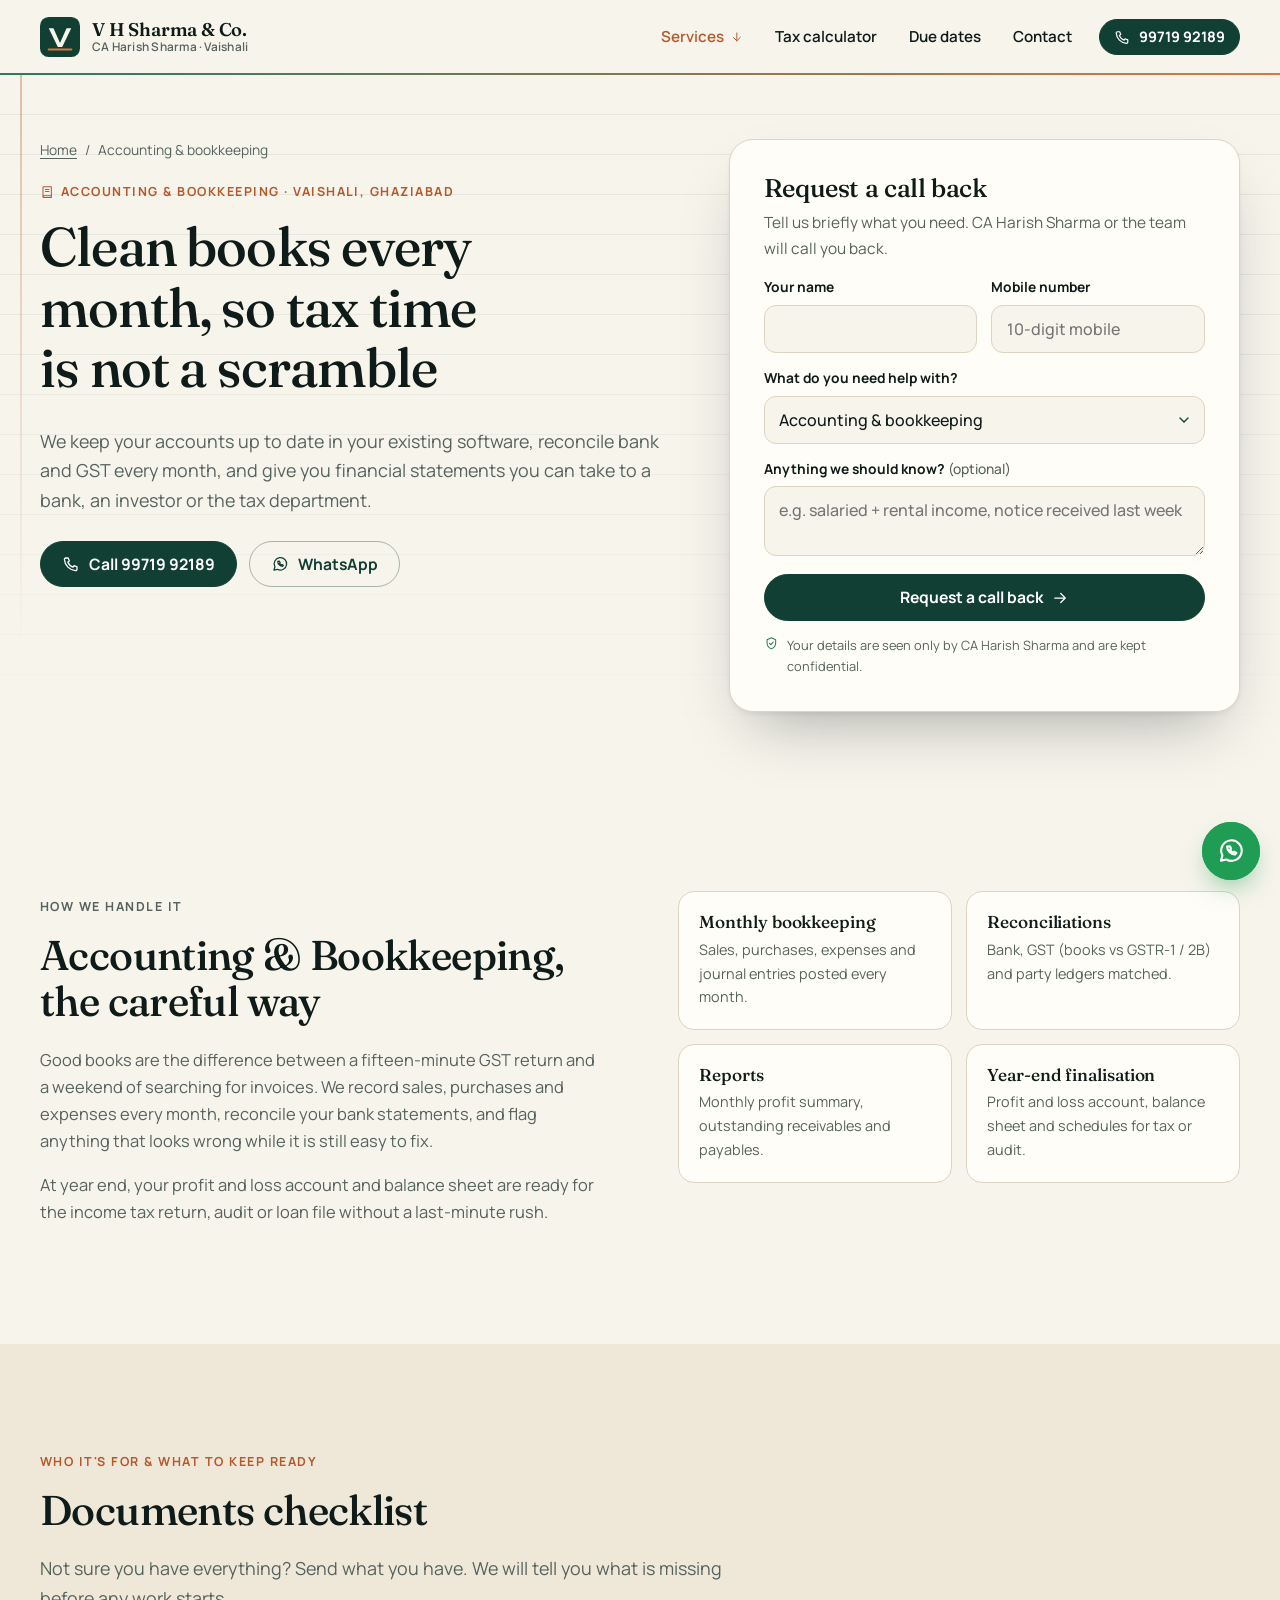
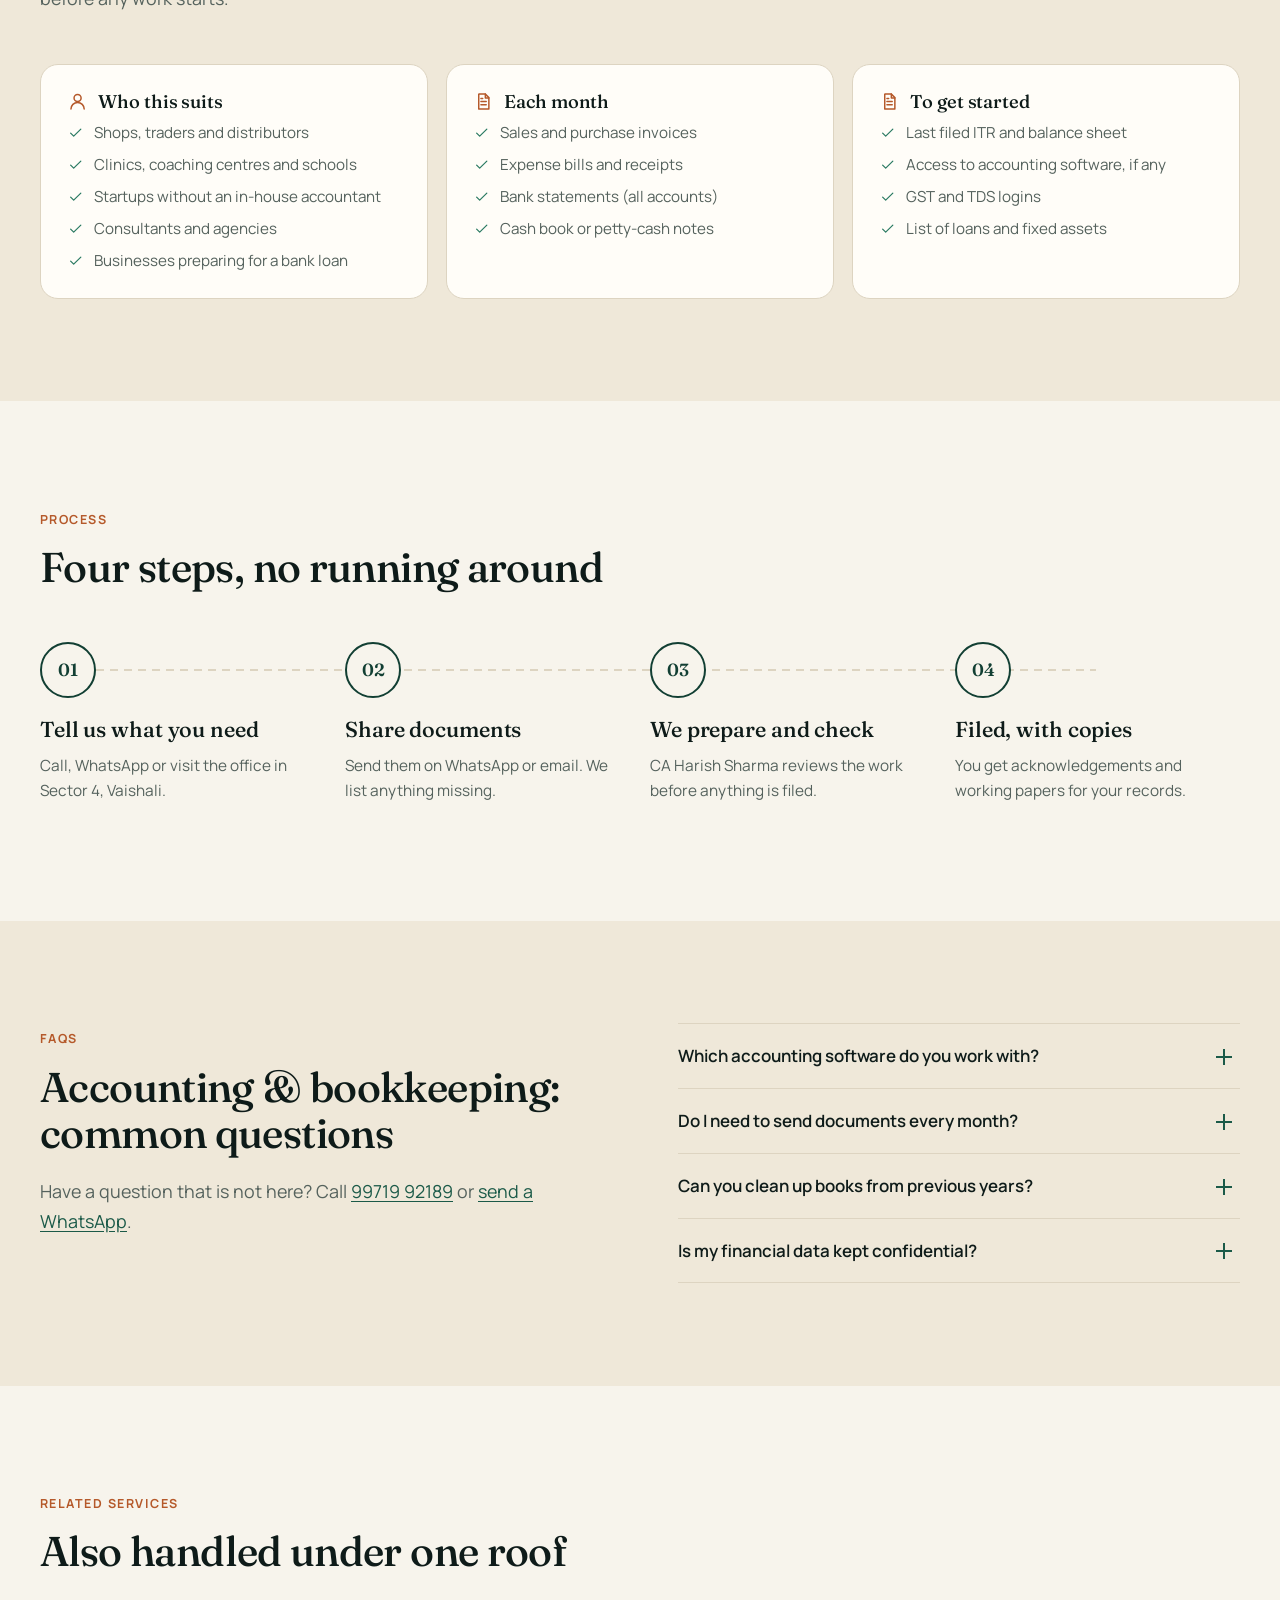
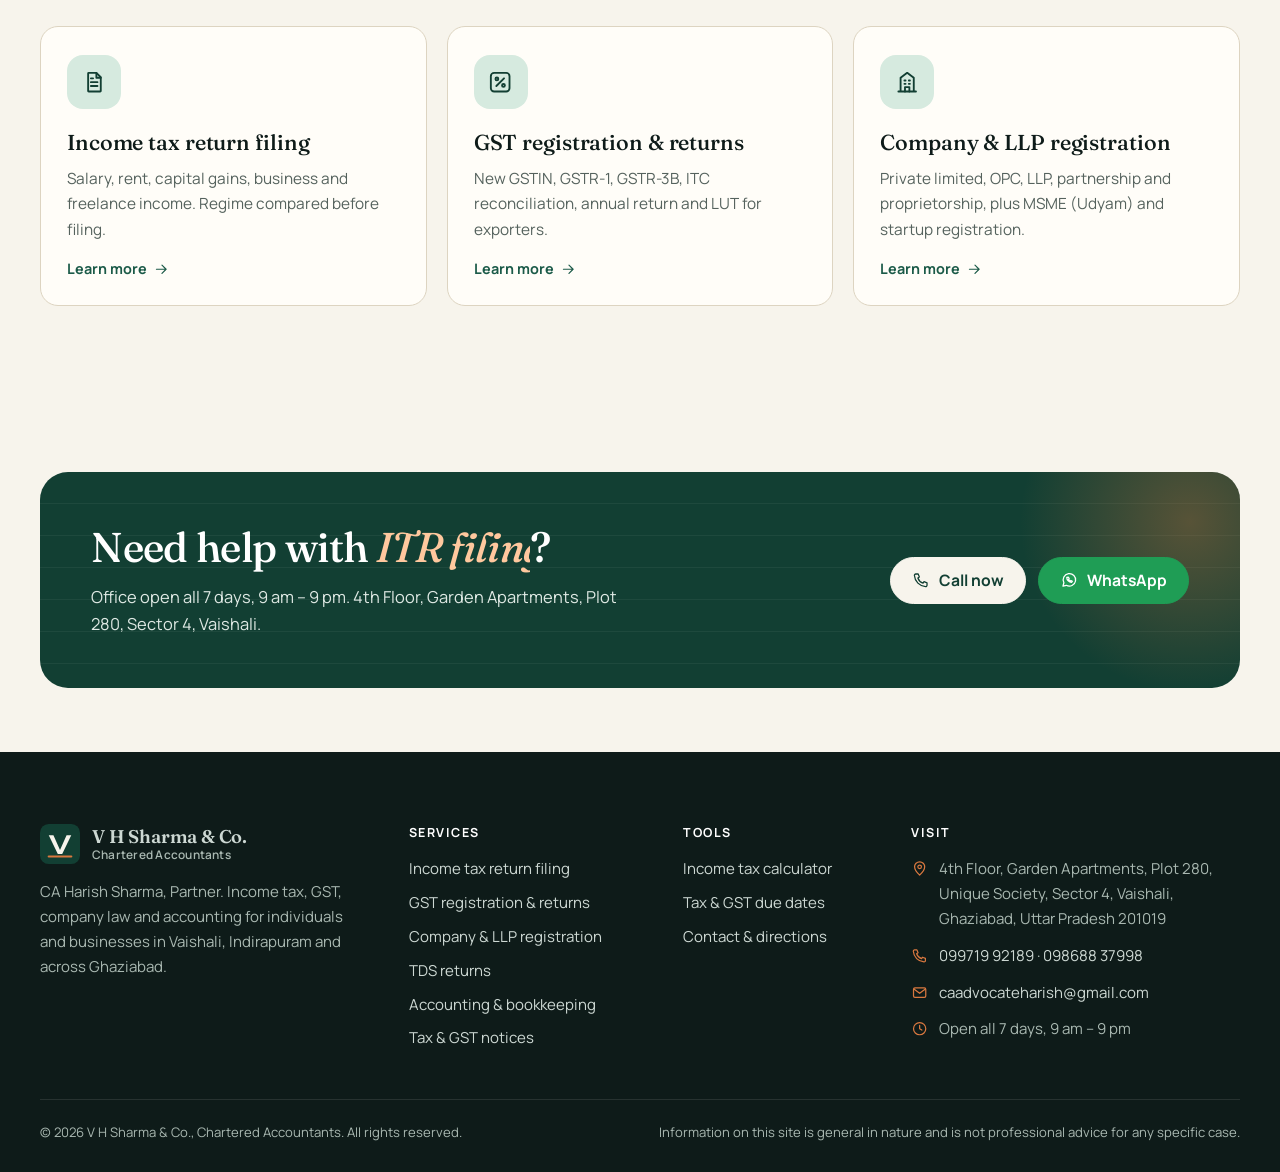
<file: accounting-bookkeeping.html>
<!doctype html>
<html lang="en-IN">
<head>
<meta charset="utf-8">
<meta name="viewport" content="width=device-width, initial-scale=1">
<meta name="theme-color" content="#123F33">
<link rel="icon" href="img/logo-mark.svg" type="image/svg+xml">
<link rel="apple-touch-icon" href="img/apple-touch-icon.png">
<link rel="manifest" href="site.webmanifest">
<link rel="preconnect" href="https://fonts.googleapis.com">
<link rel="preconnect" href="https://fonts.gstatic.com" crossorigin>
<link rel="stylesheet" href="https://fonts.googleapis.com/css2?family=Fraunces:opsz,wght@9..144,500;9..144,600&family=Manrope:wght@400;500;600;700&display=swap" media="print" onload="this.media='all'">
<noscript><link rel="stylesheet" href="https://fonts.googleapis.com/css2?family=Fraunces:opsz,wght@9..144,500;9..144,600&family=Manrope:wght@400;500;600;700&display=swap"></noscript>
<link rel="stylesheet" href="css/style.css?v=mwl0gc5f">
<meta name="geo.region" content="IN-UP">
<meta name="geo.placename" content="Vaishali, Ghaziabad">
<meta name="geo.position" content="28.6490649;77.3442512">
<meta name="ICBM" content="28.6490649, 77.3442512">
<meta property="og:site_name" content="V H Sharma &amp; Co. – CA Harish Sharma">
<meta property="og:type" content="website">
<meta property="og:locale" content="en_IN">
<meta property="og:image" content="https://ishaanluthra.github.io/caharishsharma-vaishali/img/og.jpg">
<meta property="og:image:width" content="1200">
<meta property="og:image:height" content="630">
<meta name="twitter:card" content="summary_large_image">
<script>document.documentElement.classList.add('js')</script>
<script type="application/ld+json">
{
  "@context": "https://schema.org",
  "@type": "AccountingService",
  "@id": "https://ishaanluthra.github.io/caharishsharma-vaishali/#business",
  "name": "V H Sharma & Co., Chartered Accountants",
  "alternateName": ["Harish Sharma (CA) - Income tax and GST consultant", "CA Harish Sharma"],
  "description": "Chartered accountant in Sector 4, Vaishali, Ghaziabad for income tax return filing, GST registration and returns, company and LLP registration, TDS, accounting and tax notice replies. Open all 7 days, 9 am to 9 pm.",
  "url": "https://ishaanluthra.github.io/caharishsharma-vaishali/",
  "logo": "https://ishaanluthra.github.io/caharishsharma-vaishali/img/logo-mark.svg",
  "image": ["https://ishaanluthra.github.io/caharishsharma-vaishali/img/og.jpg", "https://ishaanluthra.github.io/caharishsharma-vaishali/img/harish-sharma.webp"],
  "telephone": "+91-9971992189",
  "email": "caadvocateharish@gmail.com",
  "address": {
    "@type": "PostalAddress",
    "streetAddress": "4th Floor, Garden Apartments, Plot 280, Unique Society, Sector 4, Vaishali",
    "addressLocality": "Ghaziabad",
    "addressRegion": "Uttar Pradesh",
    "postalCode": "201019",
    "addressCountry": "IN"
  },
  "geo": { "@type": "GeoCoordinates", "latitude": 28.6490649, "longitude": 77.3442512 },
  "hasMap": "https://maps.google.com/?cid=11327226887401787556",
  "sameAs": ["https://maps.google.com/?cid=11327226887401787556"],
  "openingHoursSpecification": [{
    "@type": "OpeningHoursSpecification",
    "dayOfWeek": ["Monday", "Tuesday", "Wednesday", "Thursday", "Friday", "Saturday", "Sunday"],
    "opens": "09:00", "closes": "21:00"
  }],
  "areaServed": ["Vaishali", "Indirapuram", "Vasundhara", "Kaushambi", "Sahibabad", "Raj Nagar Extension", "Ghaziabad", "Noida", "East Delhi"],
  "knowsLanguage": ["en", "hi"],
  "founder": { "@id": "https://ishaanluthra.github.io/caharishsharma-vaishali/#harish" },
  "employee": {
    "@type": "Person", "@id": "https://ishaanluthra.github.io/caharishsharma-vaishali/#harish", "name": "Harish Sharma",
    "honorificPrefix": "CA", "jobTitle": "Chartered Accountant, Partner",
    "image": "https://ishaanluthra.github.io/caharishsharma-vaishali/img/harish-sharma.webp",
    "hasCredential": [
      {"@type": "EducationalOccupationalCredential", "credentialCategory": "Professional qualification", "name": "Chartered Accountant"},
      {"@type": "EducationalOccupationalCredential", "credentialCategory": "degree", "name": "LL.B."},
      {"@type": "EducationalOccupationalCredential", "credentialCategory": "degree", "name": "B.Com (Hons.), University of Delhi"}
    ]
  },
  "contactPoint": [
    {"@type": "ContactPoint", "telephone": "+91-9971992189", "contactType": "customer service", "areaServed": "IN", "availableLanguage": ["English", "Hindi"]},
    {"@type": "ContactPoint", "telephone": "+91-9868837998", "contactType": "customer service", "areaServed": "IN", "availableLanguage": ["English", "Hindi"]}
  ],
  "hasOfferCatalog": {
    "@type": "OfferCatalog",
    "name": "Chartered accountancy services",
    "itemListElement": [
      {"@type": "Offer", "itemOffered": {"@type": "Service", "name": "Income tax return filing", "url": "https://ishaanluthra.github.io/caharishsharma-vaishali/income-tax-return-filing.html"}},
      {"@type": "Offer", "itemOffered": {"@type": "Service", "name": "GST registration and return filing", "url": "https://ishaanluthra.github.io/caharishsharma-vaishali/gst-registration-returns.html"}},
      {"@type": "Offer", "itemOffered": {"@type": "Service", "name": "Company and LLP registration", "url": "https://ishaanluthra.github.io/caharishsharma-vaishali/company-registration.html"}},
      {"@type": "Offer", "itemOffered": {"@type": "Service", "name": "TDS returns and compliance", "url": "https://ishaanluthra.github.io/caharishsharma-vaishali/tds-compliance.html"}},
      {"@type": "Offer", "itemOffered": {"@type": "Service", "name": "Accounting and bookkeeping", "url": "https://ishaanluthra.github.io/caharishsharma-vaishali/accounting-bookkeeping.html"}},
      {"@type": "Offer", "itemOffered": {"@type": "Service", "name": "Income tax and GST notice replies", "url": "https://ishaanluthra.github.io/caharishsharma-vaishali/tax-notices.html"}}
    ]
  }
}
</script>

<title>Accounting &amp; Bookkeeping, Vaishali | CA Harish Sharma</title>
<meta name="description" content="Monthly bookkeeping, bank reconciliation, GST-ready books and year-end financial statements for small businesses in Vaishali, Indirapuram and Ghaziabad, by a chartered accountant.">
<link rel="canonical" href="https://ishaanluthra.github.io/caharishsharma-vaishali/accounting-bookkeeping.html">
<meta property="og:title" content="Accounting &amp; Bookkeeping, Vaishali | CA Harish Sharma">
<meta property="og:description" content="Monthly bookkeeping, bank reconciliation, GST-ready books and year-end financial statements for small businesses in Vaishali, Indirapuram and Ghaziabad, by a chartered accountant.">
<meta property="og:url" content="https://ishaanluthra.github.io/caharishsharma-vaishali/accounting-bookkeeping.html">
<script type="application/ld+json">{"@context":"https://schema.org","@type":"Service","serviceType":"Accounting & Bookkeeping","name":"Accounting & Bookkeeping in Vaishali, Ghaziabad","description":"Monthly bookkeeping, bank reconciliation, GST-ready books and year-end financial statements for small businesses in Vaishali, Indirapuram and Ghaziabad, by a chartered accountant.","url":"https://ishaanluthra.github.io/caharishsharma-vaishali/accounting-bookkeeping.html","provider":{"@id":"https://ishaanluthra.github.io/caharishsharma-vaishali/#business"},"areaServed":["Vaishali","Indirapuram","Vasundhara","Kaushambi","Ghaziabad","Noida","East Delhi"]}</script>
<script type="application/ld+json">{"@context":"https://schema.org","@type":"BreadcrumbList","itemListElement":[{"@type":"ListItem","position":1,"name":"Home","item":"https://ishaanluthra.github.io/caharishsharma-vaishali/"},{"@type":"ListItem","position":2,"name":"Accounting & Bookkeeping","item":"https://ishaanluthra.github.io/caharishsharma-vaishali/accounting-bookkeeping.html"}]}</script>
<script type="application/ld+json">{"@context":"https://schema.org","@type":"FAQPage","mainEntity":[{"@type":"Question","name":"Which accounting software do you work with?","acceptedAnswer":{"@type":"Answer","text":"We work in the software you already use, such as Tally, or can set up a simple system if you are starting fresh."}},{"@type":"Question","name":"Do I need to send documents every month?","acceptedAnswer":{"@type":"Answer","text":"Yes. A monthly cycle keeps GST returns accurate and catches errors early. Most clients share invoices and statements on WhatsApp or email at the start of each month."}},{"@type":"Question","name":"Can you clean up books from previous years?","acceptedAnswer":{"@type":"Answer","text":"Yes. We can rebuild past records from bank statements and invoices so your accounts match your filed returns before an audit, loan or notice reply."}},{"@type":"Question","name":"Is my financial data kept confidential?","acceptedAnswer":{"@type":"Answer","text":"Yes. Confidentiality of client information is a professional obligation for chartered accountants, and your data is used only for your work."}}]}</script>
</head>
<body>
<a class="skip" href="#main">Skip to content</a>
<header class="site-head">
  <div class="wrap head-row">
    <a class="brand" href="./" aria-label="V H Sharma &amp; Co. home">
      <img src="img/logo-mark.svg" alt="" width="40" height="40">
      <span><strong>V H Sharma &amp; Co.</strong><small>CA Harish Sharma · Vaishali</small></span>
    </a>
    <nav id="nav" class="nav" aria-label="Main">
      <div class="dd">
        <button type="button" aria-expanded="false" aria-controls="dd-services" data-nav="services" data-current>Services <svg class="i" aria-hidden="true"><use href="img/icons.svg#arrow"/></svg></button>
        <ul id="dd-services" class="dd-menu">
          <li><a href="income-tax-return-filing.html" data-nav="income-tax-return-filing"><svg class="i" aria-hidden="true"><use href="img/icons.svg#itr"/></svg>Income tax return filing</a></li>
          <li><a href="gst-registration-returns.html" data-nav="gst-registration-returns"><svg class="i" aria-hidden="true"><use href="img/icons.svg#gst"/></svg>GST registration &amp; returns</a></li>
          <li><a href="company-registration.html" data-nav="company-registration"><svg class="i" aria-hidden="true"><use href="img/icons.svg#company"/></svg>Company &amp; LLP registration</a></li>
          <li><a href="tds-compliance.html" data-nav="tds-compliance"><svg class="i" aria-hidden="true"><use href="img/icons.svg#tds"/></svg>TDS returns &amp; compliance</a></li>
          <li><a href="accounting-bookkeeping.html" data-nav="accounting-bookkeeping" aria-current="page"><svg class="i" aria-hidden="true"><use href="img/icons.svg#ledger"/></svg>Accounting &amp; bookkeeping</a></li>
          <li><a href="tax-notices.html" data-nav="tax-notices"><svg class="i" aria-hidden="true"><use href="img/icons.svg#notice"/></svg>Tax &amp; GST notices</a></li>
        </ul>
      </div>
      <a href="tax-calculator.html" data-nav="tax-calculator">Tax calculator</a>
      <a href="compliance-calendar.html" data-nav="compliance-calendar">Due dates</a>
      <a href="contact.html" data-nav="contact">Contact</a>
      <a class="btn btn--sm nav-cta" href="tel:+919971992189"><svg class="i" aria-hidden="true"><use href="img/icons.svg#phone"/></svg>99719 92189</a>
    </nav>
    <button class="menu-btn" type="button" aria-expanded="false" aria-controls="nav" aria-label="Open menu"><svg class="i" aria-hidden="true"><use href="img/icons.svg#menu"/></svg></button>
  </div>
</header>

<main id="main">
  <section class="page-hero">
    <div class="ledger-bg" aria-hidden="true"></div>
    <div class="wrap page-hero-grid">
      <div class="rise">
        <nav class="crumbs" aria-label="Breadcrumb"><a href="./">Home</a><span aria-hidden="true">/</span>Accounting & bookkeeping</nav>
        <p class="eyebrow"><svg class="i" aria-hidden="true"><use href="img/icons.svg#ledger"/></svg>Accounting & bookkeeping · Vaishali, Ghaziabad</p>
        <h1>Clean books every month, so tax time is not a scramble</h1>
        <p class="lead">We keep your accounts up to date in your existing software, reconcile bank and GST every month, and give you financial statements you can take to a bank, an investor or the tax department.</p>
        <div class="btn-row">
          <a class="btn" href="tel:+919971992189"><svg class="i" aria-hidden="true"><use href="img/icons.svg#phone"/></svg>Call 99719 92189</a>
          <a class="btn btn--ghost" href="https://wa.me/919971992189?text=Hi%20CA%20Harish%20Sharma%2C%20I%20need%20help%20with%20accounting%20%26%20bookkeeping." target="_blank" rel="noopener"><svg class="i" aria-hidden="true"><use href="img/icons.svg#whatsapp"/></svg>WhatsApp</a>
        </div>
      </div>
      <div class="lead-card rise" style="--d:.15s" id="enquire">
        <h2>Request a call back</h2>
        <p>Tell us briefly what you need. CA Harish Sharma or the team will call you back.</p>
        <form class="form" data-lead name="enquiry" method="POST" data-netlify="true" netlify-honeypot="company">
  <input type="hidden" name="form-name" value="enquiry">
  <p class="hp"><label>Leave empty <input name="company" tabindex="-1" autocomplete="off"></label></p>
  <div class="row">
    <div class="field"><label for="sp-name">Your name</label><input id="sp-name" name="name" autocomplete="name" required></div>
    <div class="field"><label for="sp-phone">Mobile number</label><input id="sp-phone" name="phone" type="tel" inputmode="numeric" autocomplete="tel" pattern="[0-9+ ]{10,14}" placeholder="10-digit mobile" required></div>
  </div>
  <div class="field"><label for="sp-need">What do you need help with?</label>
    <select id="sp-need" name="need">
      <option>Income tax return filing</option><option>GST registration / returns</option><option>Company or LLP registration</option><option>TDS returns</option><option selected>Accounting &amp; bookkeeping</option><option>Income tax or GST notice</option><option>Something else</option>
    </select>
  </div>
  <div class="field"><label for="sp-msg">Anything we should know? <span>(optional)</span></label><textarea id="sp-msg" name="message" rows="2" placeholder="e.g. salaried + rental income, notice received last week"></textarea></div>
  <button class="btn" type="submit">Request a call back <svg class="i" aria-hidden="true"><use href="img/icons.svg#arrow"/></svg></button>
  <p class="form-note"><svg class="i" aria-hidden="true"><use href="img/icons.svg#shield"/></svg>Your details are seen only by CA Harish Sharma and are kept confidential.</p>
  <p class="form-status" role="status" aria-live="polite"></p>
</form>

      </div>
    </div>
  </section>

  <section class="sec">
    <div class="wrap split">
      <div class="prose" data-reveal>
        <p class="eyebrow">How we handle it</p>
        <h2>Accounting & Bookkeeping, the careful way</h2>
        <p>Good books are the difference between a fifteen-minute GST return and a weekend of searching for invoices. We record sales, purchases and expenses every month, reconcile your bank statements, and flag anything that looks wrong while it is still easy to fix.</p>
        <p>At year end, your profit and loss account and balance sheet are ready for the income tax return, audit or loan file without a last-minute rush.</p>
      </div>
      <div class="sub-grid" data-reveal style="--d:.1s"><div class="sub"><h3>Monthly bookkeeping</h3><p>Sales, purchases, expenses and journal entries posted every month.</p></div><div class="sub"><h3>Reconciliations</h3><p>Bank, GST (books vs GSTR-1 / 2B) and party ledgers matched.</p></div><div class="sub"><h3>Reports</h3><p>Monthly profit summary, outstanding receivables and payables.</p></div><div class="sub"><h3>Year-end finalisation</h3><p>Profit and loss account, balance sheet and schedules for tax or audit.</p></div></div>
    </div>
  </section>

  <section class="sec sec--sand">
    <div class="wrap">
      <div class="sec-head" data-reveal>
        <p class="eyebrow">Who it's for &amp; what to keep ready</p>
        <h2>Documents checklist</h2>
        <p class="lead">Not sure you have everything? Send what you have. We will tell you what is missing before any work starts.</p>
      </div>
      <div class="doc-grid">
        <div class="panel" data-reveal><h3><svg class="i" aria-hidden="true"><use href="img/icons.svg#user"/></svg>Who this suits</h3><ul class="checks"><li><svg class="i" aria-hidden="true"><use href="img/icons.svg#check"/></svg><span>Shops, traders and distributors</span></li><li><svg class="i" aria-hidden="true"><use href="img/icons.svg#check"/></svg><span>Clinics, coaching centres and schools</span></li><li><svg class="i" aria-hidden="true"><use href="img/icons.svg#check"/></svg><span>Startups without an in-house accountant</span></li><li><svg class="i" aria-hidden="true"><use href="img/icons.svg#check"/></svg><span>Consultants and agencies</span></li><li><svg class="i" aria-hidden="true"><use href="img/icons.svg#check"/></svg><span>Businesses preparing for a bank loan</span></li></ul></div>
        <div class="panel" data-reveal style="--d:0.08s"><h3><svg class="i" aria-hidden="true"><use href="img/icons.svg#itr"/></svg>Each month</h3><ul class="checks"><li><svg class="i" aria-hidden="true"><use href="img/icons.svg#check"/></svg><span>Sales and purchase invoices</span></li><li><svg class="i" aria-hidden="true"><use href="img/icons.svg#check"/></svg><span>Expense bills and receipts</span></li><li><svg class="i" aria-hidden="true"><use href="img/icons.svg#check"/></svg><span>Bank statements (all accounts)</span></li><li><svg class="i" aria-hidden="true"><use href="img/icons.svg#check"/></svg><span>Cash book or petty-cash notes</span></li></ul></div>
        <div class="panel" data-reveal style="--d:0.16s"><h3><svg class="i" aria-hidden="true"><use href="img/icons.svg#itr"/></svg>To get started</h3><ul class="checks"><li><svg class="i" aria-hidden="true"><use href="img/icons.svg#check"/></svg><span>Last filed ITR and balance sheet</span></li><li><svg class="i" aria-hidden="true"><use href="img/icons.svg#check"/></svg><span>Access to accounting software, if any</span></li><li><svg class="i" aria-hidden="true"><use href="img/icons.svg#check"/></svg><span>GST and TDS logins</span></li><li><svg class="i" aria-hidden="true"><use href="img/icons.svg#check"/></svg><span>List of loans and fixed assets</span></li></ul></div>
      </div>
    </div>
  </section>

  <section class="sec">
    <div class="wrap">
      <div class="sec-head" data-reveal><p class="eyebrow">Process</p><h2>Four steps, no running around</h2></div>
      <ol class="steps"><li data-reveal style="--d:0s"><span class="step-n">01</span><h3>Tell us what you need</h3><p>Call, WhatsApp or visit the office in Sector 4, Vaishali.</p></li><li data-reveal style="--d:0.08s"><span class="step-n">02</span><h3>Share documents</h3><p>Send them on WhatsApp or email. We list anything missing.</p></li><li data-reveal style="--d:0.16s"><span class="step-n">03</span><h3>We prepare and check</h3><p>CA Harish Sharma reviews the work before anything is filed.</p></li><li data-reveal style="--d:0.24s"><span class="step-n">04</span><h3>Filed, with copies</h3><p>You get acknowledgements and working papers for your records.</p></li></ol>
    </div>
  </section>

  <section class="sec sec--sand">
    <div class="wrap split">
      <div data-reveal>
        <p class="eyebrow">FAQs</p>
        <h2>Accounting & bookkeeping: common questions</h2>
        <p class="lead">Have a question that is not here? Call <a href="tel:+919971992189">99719 92189</a> or <a href="https://wa.me/919971992189?text=Hi%20CA%20Harish%20Sharma%2C%20I%20need%20help%20with%20accounting%20%26%20bookkeeping." target="_blank" rel="noopener">send a WhatsApp</a>.</p>
      </div>
      <div class="faq" data-reveal style="--d:.1s">
        <details><summary>Which accounting software do you work with?</summary><p>We work in the software you already use, such as Tally, or can set up a simple system if you are starting fresh.</p></details>
        <details><summary>Do I need to send documents every month?</summary><p>Yes. A monthly cycle keeps GST returns accurate and catches errors early. Most clients share invoices and statements on WhatsApp or email at the start of each month.</p></details>
        <details><summary>Can you clean up books from previous years?</summary><p>Yes. We can rebuild past records from bank statements and invoices so your accounts match your filed returns before an audit, loan or notice reply.</p></details>
        <details><summary>Is my financial data kept confidential?</summary><p>Yes. Confidentiality of client information is a professional obligation for chartered accountants, and your data is used only for your work.</p></details>
      </div>
    </div>
  </section>

  <section class="sec">
    <div class="wrap">
      <div class="sec-head" data-reveal><p class="eyebrow">Related services</p><h2>Also handled under one roof</h2></div>
      <div class="svc-grid svc-grid--3">
        <article class="svc" data-reveal style="--d:0s">
          <div class="svc-ic"><svg class="i" aria-hidden="true"><use href="img/icons.svg#itr"/></svg></div>
          <h3><a href="income-tax-return-filing.html">Income tax return filing</a></h3>
          <p>Salary, rent, capital gains, business and freelance income. Regime compared before filing.</p>
          <span class="more">Learn more <svg class="i" aria-hidden="true"><use href="img/icons.svg#arrow"/></svg></span>
        </article>
        <article class="svc" data-reveal style="--d:0.07s">
          <div class="svc-ic"><svg class="i" aria-hidden="true"><use href="img/icons.svg#gst"/></svg></div>
          <h3><a href="gst-registration-returns.html">GST registration & returns</a></h3>
          <p>New GSTIN, GSTR-1, GSTR-3B, ITC reconciliation, annual return and LUT for exporters.</p>
          <span class="more">Learn more <svg class="i" aria-hidden="true"><use href="img/icons.svg#arrow"/></svg></span>
        </article>
        <article class="svc" data-reveal style="--d:0.14s">
          <div class="svc-ic"><svg class="i" aria-hidden="true"><use href="img/icons.svg#company"/></svg></div>
          <h3><a href="company-registration.html">Company & LLP registration</a></h3>
          <p>Private limited, OPC, LLP, partnership and proprietorship, plus MSME (Udyam) and startup registration.</p>
          <span class="more">Learn more <svg class="i" aria-hidden="true"><use href="img/icons.svg#arrow"/></svg></span>
        </article>
      </div>
    </div>
  </section>

  <section class="sec sec--tight">
    <div class="wrap">
      <div class="cta-band" data-reveal>
        <div><h2>Need help with <span class="rot" data-rot="ITR filing|GST returns|a new company|TDS returns|a tax notice|your books">ITR filing</span>?</h2><p>Office open all 7 days, 9 am – 9 pm. 4th Floor, Garden Apartments, Plot 280, Sector 4, Vaishali.</p></div>
        <div class="btn-row"><a class="btn btn--light" href="tel:+919971992189"><svg class="i" aria-hidden="true"><use href="img/icons.svg#phone"/></svg>Call now</a><a class="btn btn--wa" href="https://wa.me/919971992189" target="_blank" rel="noopener"><svg class="i" aria-hidden="true"><use href="img/icons.svg#whatsapp"/></svg>WhatsApp</a></div>
      </div>
    </div>
  </section>
</main>
<footer class="site-foot">
  <div class="wrap foot-grid">
    <div>
      <a class="brand brand--light" href="./"><img src="img/logo-mark.svg" alt="" width="40" height="40" loading="lazy"><span><strong>V H Sharma &amp; Co.</strong><small>Chartered Accountants</small></span></a>
      <p>CA Harish Sharma, Partner. Income tax, GST, company law and accounting for individuals and businesses in Vaishali, Indirapuram and across Ghaziabad.</p>
    </div>
    <div>
      <h2>Services</h2>
      <ul>
        <li><a href="income-tax-return-filing.html">Income tax return filing</a></li>
        <li><a href="gst-registration-returns.html">GST registration &amp; returns</a></li>
        <li><a href="company-registration.html">Company &amp; LLP registration</a></li>
        <li><a href="tds-compliance.html">TDS returns</a></li>
        <li><a href="accounting-bookkeeping.html">Accounting &amp; bookkeeping</a></li>
        <li><a href="tax-notices.html">Tax &amp; GST notices</a></li>
      </ul>
    </div>
    <div>
      <h2>Tools</h2>
      <ul>
        <li><a href="tax-calculator.html">Income tax calculator</a></li>
        <li><a href="compliance-calendar.html">Tax &amp; GST due dates</a></li>
        <li><a href="contact.html">Contact &amp; directions</a></li>
      </ul>
    </div>
    <div class="nap">
      <h2>Visit</h2>
      <address>
        <p><svg class="i" aria-hidden="true"><use href="img/icons.svg#pin"/></svg><span>4th Floor, Garden Apartments, Plot 280, Unique Society, Sector 4, Vaishali, Ghaziabad, Uttar Pradesh 201019</span></p>
        <p><svg class="i" aria-hidden="true"><use href="img/icons.svg#phone"/></svg><span><a href="tel:+919971992189">099719 92189</a> · <a href="tel:+919868837998">098688 37998</a></span></p>
        <p><svg class="i" aria-hidden="true"><use href="img/icons.svg#mail"/></svg><a href="mailto:caadvocateharish@gmail.com">caadvocateharish@gmail.com</a></p>
        <p><svg class="i" aria-hidden="true"><use href="img/icons.svg#clock"/></svg><span>Open all 7 days, 9 am – 9 pm</span></p>
      </address>
    </div>
  </div>
  <div class="wrap foot-base">
    <p>© <span data-year>2026</span> V H Sharma &amp; Co., Chartered Accountants. All rights reserved.</p>
    <p>Information on this site is general in nature and is not professional advice for any specific case.</p>
  </div>
</footer>
<a class="wa-float" href="https://wa.me/919971992189?text=Hi%20CA%20Harish%20Sharma%2C%20I%20need%20help%20with%20" target="_blank" rel="noopener" aria-label="Chat on WhatsApp"><svg class="i" aria-hidden="true"><use href="img/icons.svg#whatsapp"/></svg></a>
<script src="js/main.js?v=mwl0gc5f" defer></script>

</body>
</html>
</file>
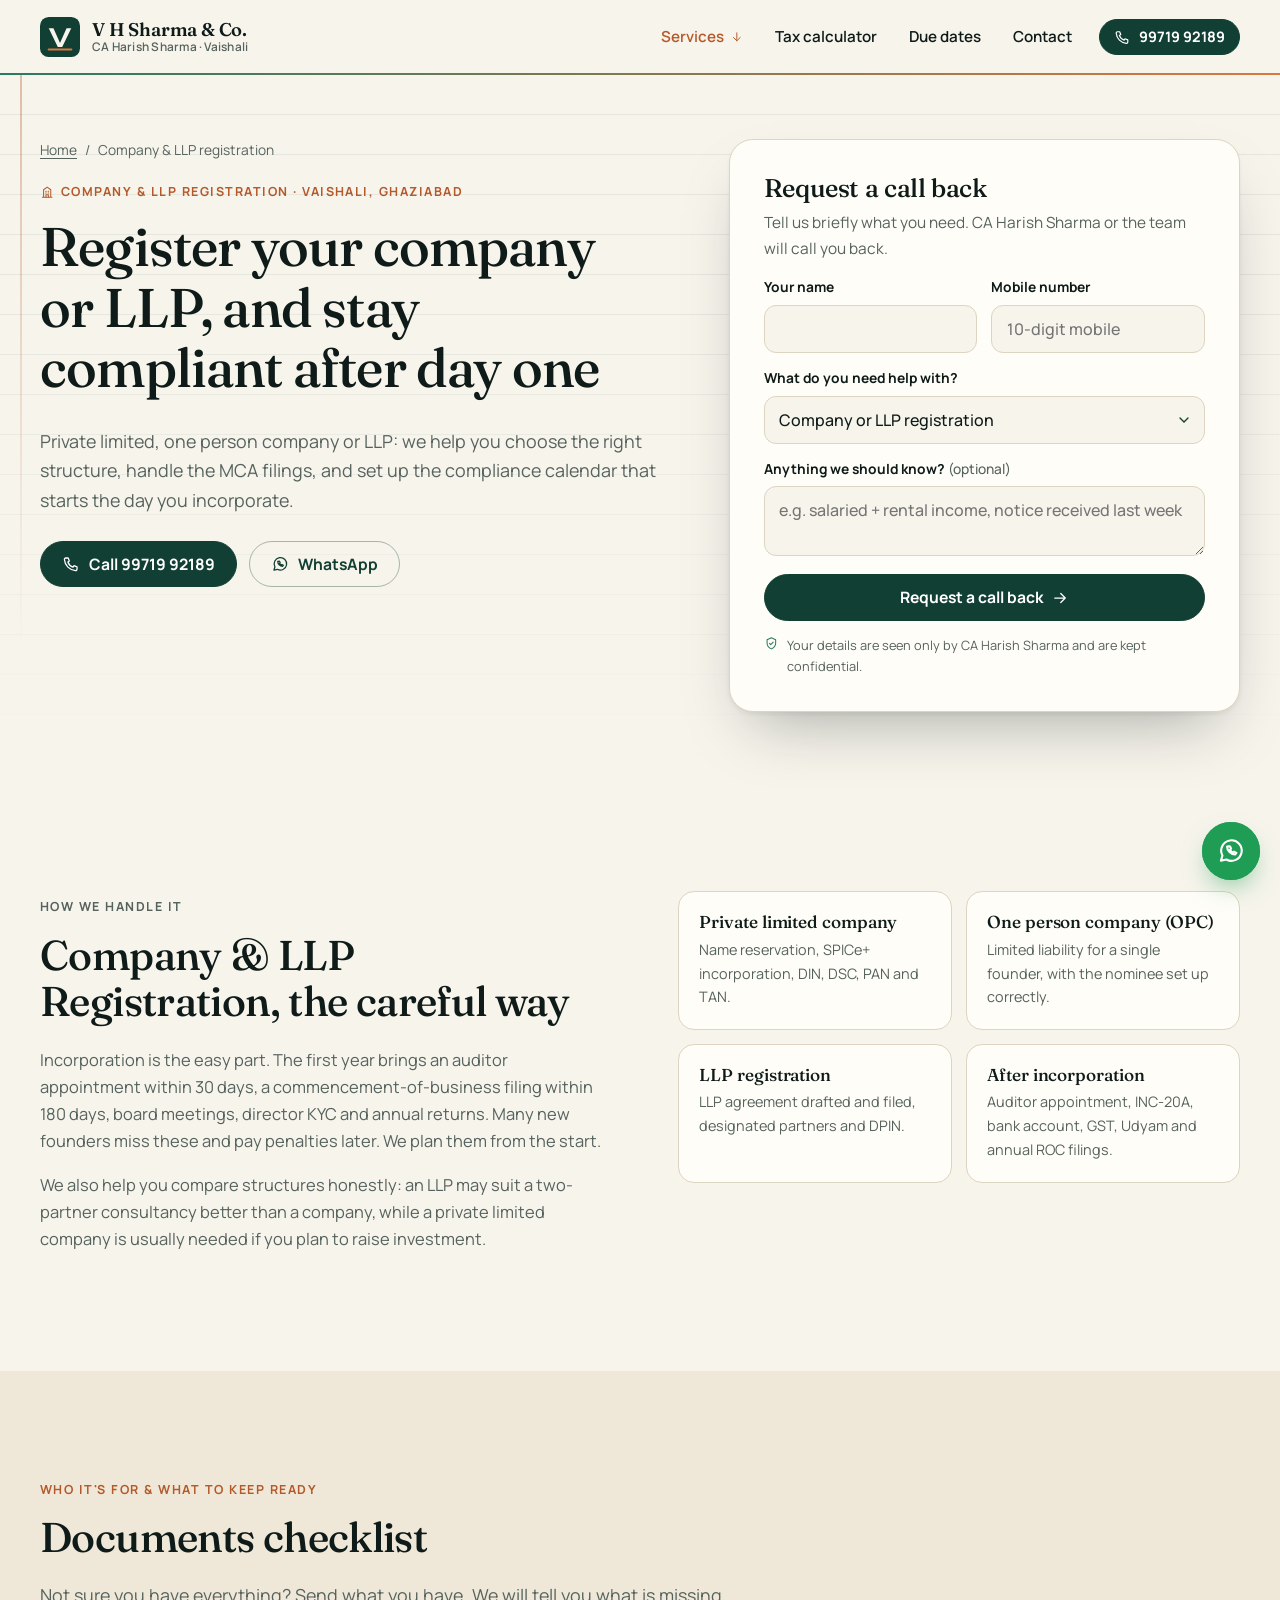
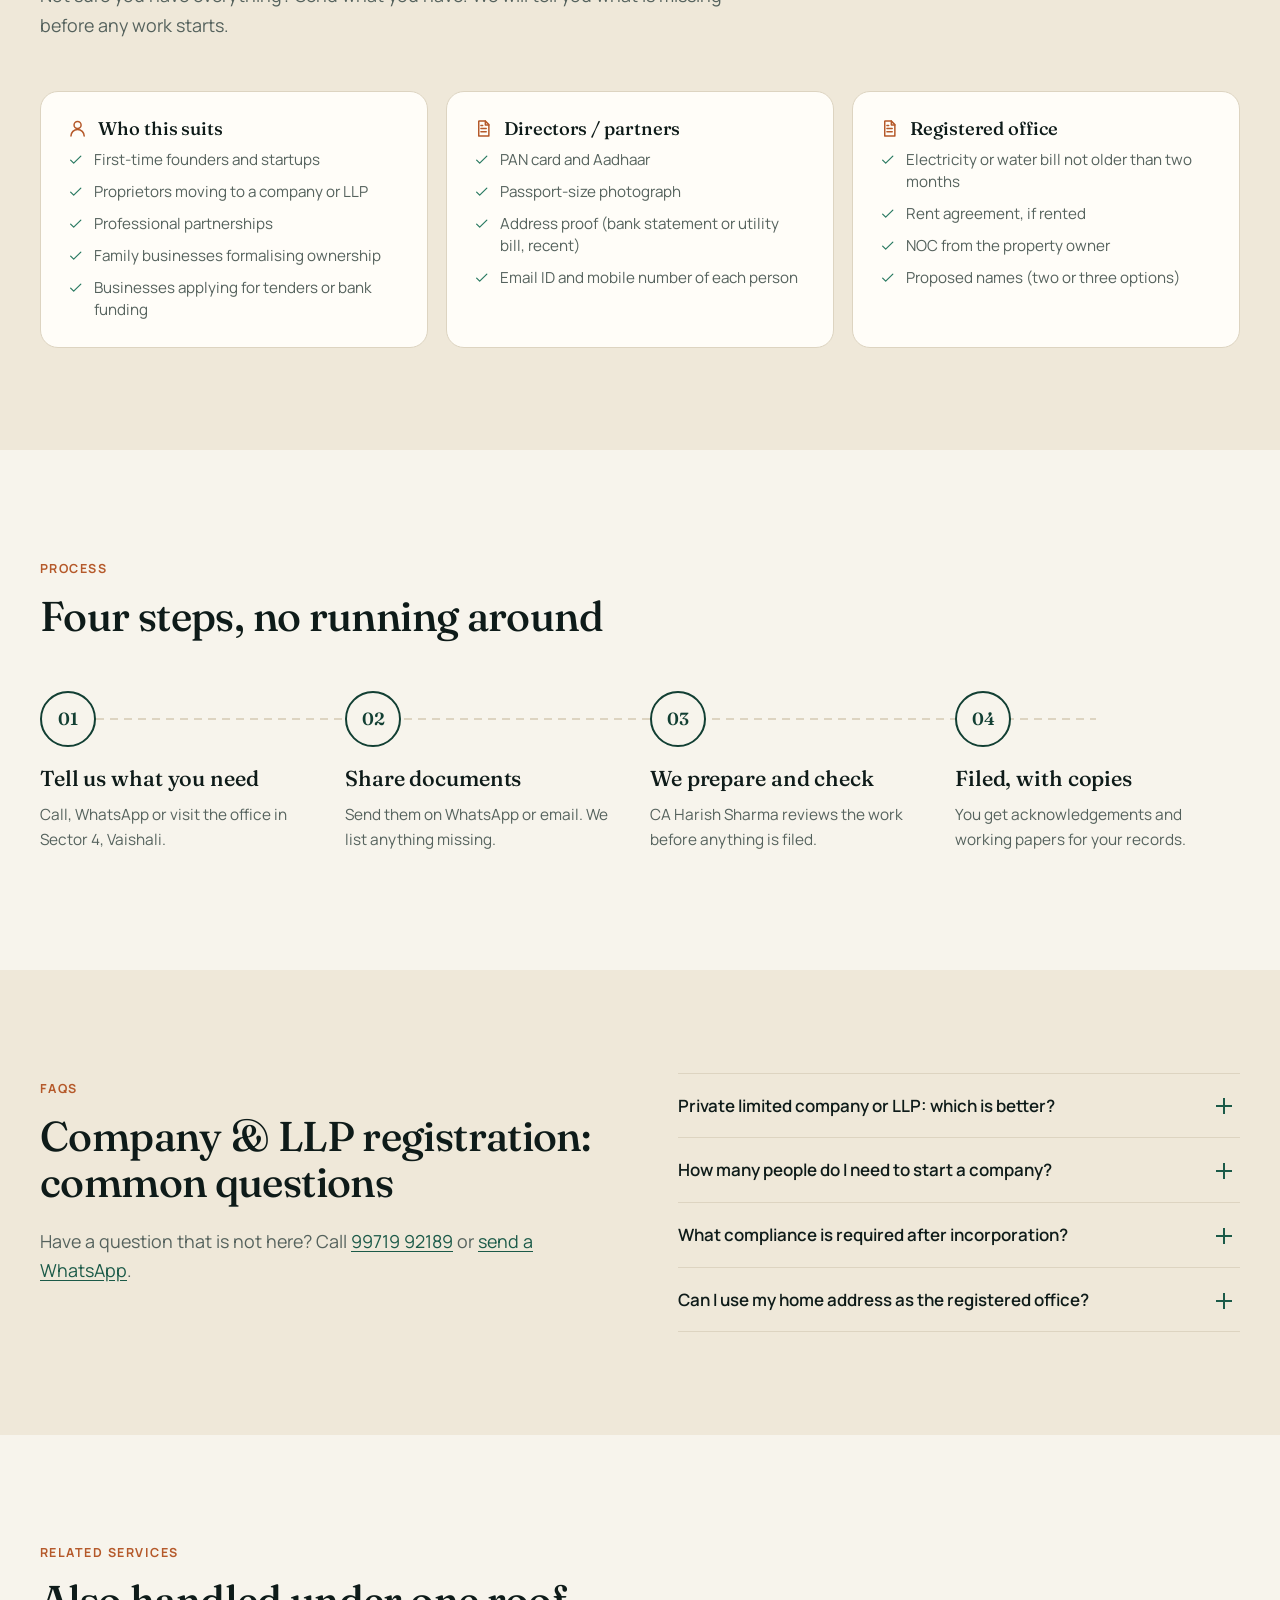
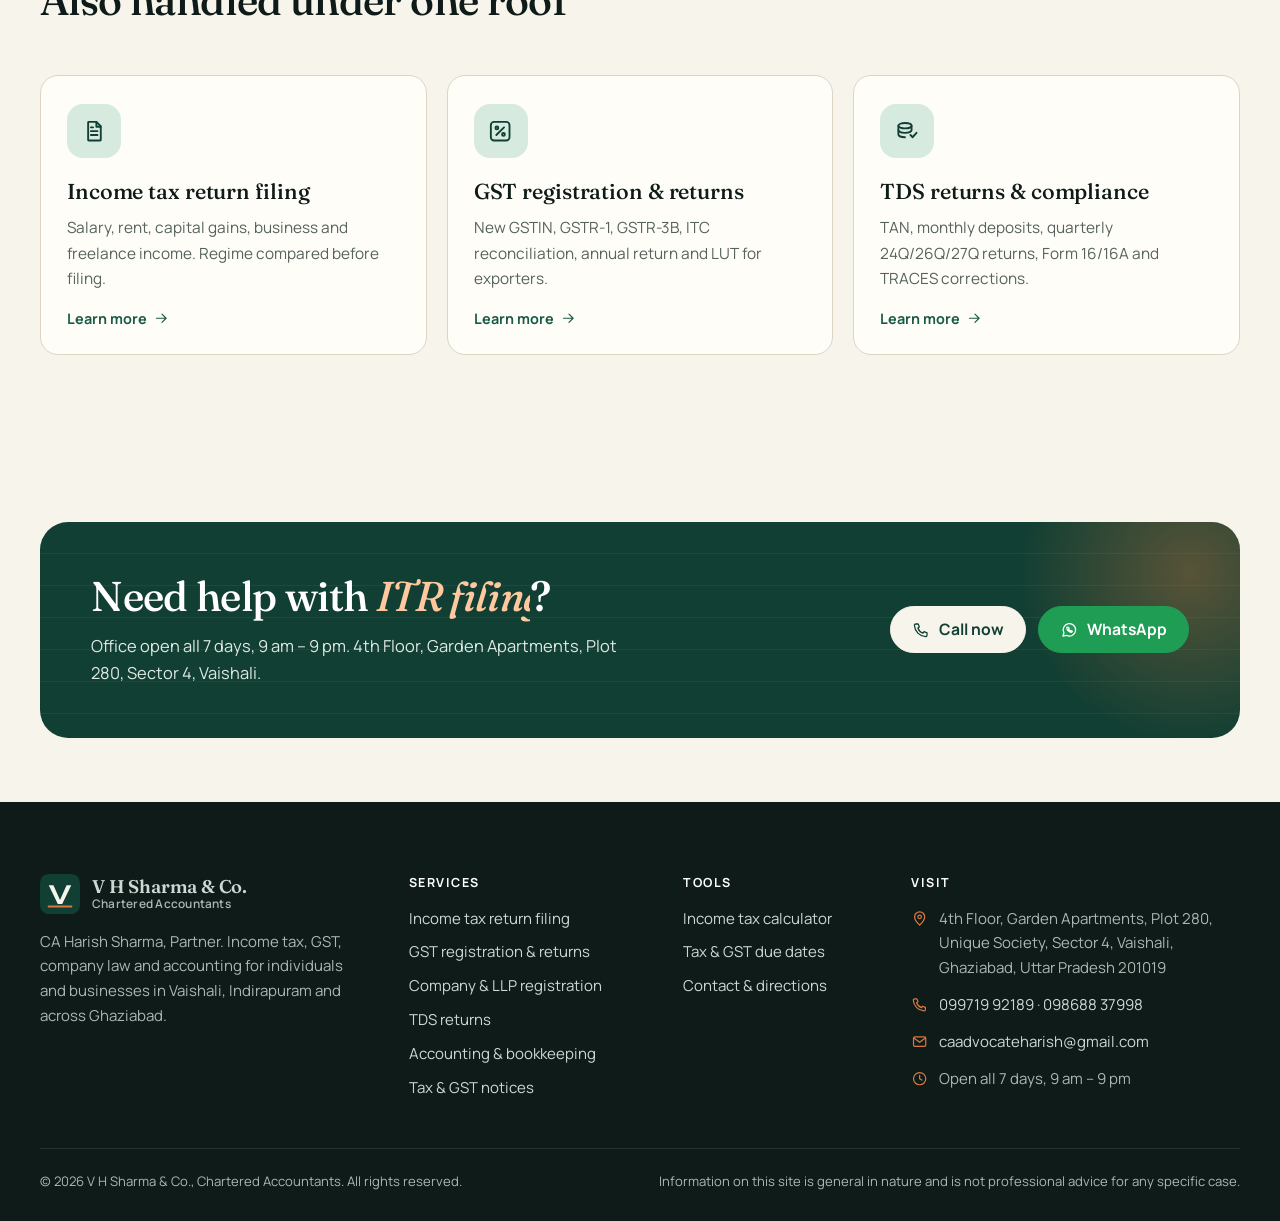
<file: company-registration.html>
<!doctype html>
<html lang="en-IN">
<head>
<meta charset="utf-8">
<meta name="viewport" content="width=device-width, initial-scale=1">
<meta name="theme-color" content="#123F33">
<link rel="icon" href="img/logo-mark.svg" type="image/svg+xml">
<link rel="apple-touch-icon" href="img/apple-touch-icon.png">
<link rel="manifest" href="site.webmanifest">
<link rel="preconnect" href="https://fonts.googleapis.com">
<link rel="preconnect" href="https://fonts.gstatic.com" crossorigin>
<link rel="stylesheet" href="https://fonts.googleapis.com/css2?family=Fraunces:opsz,wght@9..144,500;9..144,600&family=Manrope:wght@400;500;600;700&display=swap" media="print" onload="this.media='all'">
<noscript><link rel="stylesheet" href="https://fonts.googleapis.com/css2?family=Fraunces:opsz,wght@9..144,500;9..144,600&family=Manrope:wght@400;500;600;700&display=swap"></noscript>
<link rel="stylesheet" href="css/style.css?v=mwl0gc5f">
<meta name="geo.region" content="IN-UP">
<meta name="geo.placename" content="Vaishali, Ghaziabad">
<meta name="geo.position" content="28.6490649;77.3442512">
<meta name="ICBM" content="28.6490649, 77.3442512">
<meta property="og:site_name" content="V H Sharma &amp; Co. – CA Harish Sharma">
<meta property="og:type" content="website">
<meta property="og:locale" content="en_IN">
<meta property="og:image" content="https://ishaanluthra.github.io/caharishsharma-vaishali/img/og.jpg">
<meta property="og:image:width" content="1200">
<meta property="og:image:height" content="630">
<meta name="twitter:card" content="summary_large_image">
<script>document.documentElement.classList.add('js')</script>
<script type="application/ld+json">
{
  "@context": "https://schema.org",
  "@type": "AccountingService",
  "@id": "https://ishaanluthra.github.io/caharishsharma-vaishali/#business",
  "name": "V H Sharma & Co., Chartered Accountants",
  "alternateName": ["Harish Sharma (CA) - Income tax and GST consultant", "CA Harish Sharma"],
  "description": "Chartered accountant in Sector 4, Vaishali, Ghaziabad for income tax return filing, GST registration and returns, company and LLP registration, TDS, accounting and tax notice replies. Open all 7 days, 9 am to 9 pm.",
  "url": "https://ishaanluthra.github.io/caharishsharma-vaishali/",
  "logo": "https://ishaanluthra.github.io/caharishsharma-vaishali/img/logo-mark.svg",
  "image": ["https://ishaanluthra.github.io/caharishsharma-vaishali/img/og.jpg", "https://ishaanluthra.github.io/caharishsharma-vaishali/img/harish-sharma.webp"],
  "telephone": "+91-9971992189",
  "email": "caadvocateharish@gmail.com",
  "address": {
    "@type": "PostalAddress",
    "streetAddress": "4th Floor, Garden Apartments, Plot 280, Unique Society, Sector 4, Vaishali",
    "addressLocality": "Ghaziabad",
    "addressRegion": "Uttar Pradesh",
    "postalCode": "201019",
    "addressCountry": "IN"
  },
  "geo": { "@type": "GeoCoordinates", "latitude": 28.6490649, "longitude": 77.3442512 },
  "hasMap": "https://maps.google.com/?cid=11327226887401787556",
  "sameAs": ["https://maps.google.com/?cid=11327226887401787556"],
  "openingHoursSpecification": [{
    "@type": "OpeningHoursSpecification",
    "dayOfWeek": ["Monday", "Tuesday", "Wednesday", "Thursday", "Friday", "Saturday", "Sunday"],
    "opens": "09:00", "closes": "21:00"
  }],
  "areaServed": ["Vaishali", "Indirapuram", "Vasundhara", "Kaushambi", "Sahibabad", "Raj Nagar Extension", "Ghaziabad", "Noida", "East Delhi"],
  "knowsLanguage": ["en", "hi"],
  "founder": { "@id": "https://ishaanluthra.github.io/caharishsharma-vaishali/#harish" },
  "employee": {
    "@type": "Person", "@id": "https://ishaanluthra.github.io/caharishsharma-vaishali/#harish", "name": "Harish Sharma",
    "honorificPrefix": "CA", "jobTitle": "Chartered Accountant, Partner",
    "image": "https://ishaanluthra.github.io/caharishsharma-vaishali/img/harish-sharma.webp",
    "hasCredential": [
      {"@type": "EducationalOccupationalCredential", "credentialCategory": "Professional qualification", "name": "Chartered Accountant"},
      {"@type": "EducationalOccupationalCredential", "credentialCategory": "degree", "name": "LL.B."},
      {"@type": "EducationalOccupationalCredential", "credentialCategory": "degree", "name": "B.Com (Hons.), University of Delhi"}
    ]
  },
  "contactPoint": [
    {"@type": "ContactPoint", "telephone": "+91-9971992189", "contactType": "customer service", "areaServed": "IN", "availableLanguage": ["English", "Hindi"]},
    {"@type": "ContactPoint", "telephone": "+91-9868837998", "contactType": "customer service", "areaServed": "IN", "availableLanguage": ["English", "Hindi"]}
  ],
  "hasOfferCatalog": {
    "@type": "OfferCatalog",
    "name": "Chartered accountancy services",
    "itemListElement": [
      {"@type": "Offer", "itemOffered": {"@type": "Service", "name": "Income tax return filing", "url": "https://ishaanluthra.github.io/caharishsharma-vaishali/income-tax-return-filing.html"}},
      {"@type": "Offer", "itemOffered": {"@type": "Service", "name": "GST registration and return filing", "url": "https://ishaanluthra.github.io/caharishsharma-vaishali/gst-registration-returns.html"}},
      {"@type": "Offer", "itemOffered": {"@type": "Service", "name": "Company and LLP registration", "url": "https://ishaanluthra.github.io/caharishsharma-vaishali/company-registration.html"}},
      {"@type": "Offer", "itemOffered": {"@type": "Service", "name": "TDS returns and compliance", "url": "https://ishaanluthra.github.io/caharishsharma-vaishali/tds-compliance.html"}},
      {"@type": "Offer", "itemOffered": {"@type": "Service", "name": "Accounting and bookkeeping", "url": "https://ishaanluthra.github.io/caharishsharma-vaishali/accounting-bookkeeping.html"}},
      {"@type": "Offer", "itemOffered": {"@type": "Service", "name": "Income tax and GST notice replies", "url": "https://ishaanluthra.github.io/caharishsharma-vaishali/tax-notices.html"}}
    ]
  }
}
</script>

<title>Company &amp; LLP Registration, Ghaziabad | CA Harish Sharma</title>
<meta name="description" content="Private limited company, OPC and LLP registration in Vaishali, Ghaziabad by a chartered accountant. Name approval, incorporation, PAN, TAN, GST and post-incorporation compliance.">
<link rel="canonical" href="https://ishaanluthra.github.io/caharishsharma-vaishali/company-registration.html">
<meta property="og:title" content="Company &amp; LLP Registration, Ghaziabad | CA Harish Sharma">
<meta property="og:description" content="Private limited company, OPC and LLP registration in Vaishali, Ghaziabad by a chartered accountant. Name approval, incorporation, PAN, TAN, GST and post-incorporation compliance.">
<meta property="og:url" content="https://ishaanluthra.github.io/caharishsharma-vaishali/company-registration.html">
<script type="application/ld+json">{"@context":"https://schema.org","@type":"Service","serviceType":"Company & LLP Registration","name":"Company & LLP Registration in Vaishali, Ghaziabad","description":"Private limited company, OPC and LLP registration in Vaishali, Ghaziabad by a chartered accountant. Name approval, incorporation, PAN, TAN, GST and post-incorporation compliance.","url":"https://ishaanluthra.github.io/caharishsharma-vaishali/company-registration.html","provider":{"@id":"https://ishaanluthra.github.io/caharishsharma-vaishali/#business"},"areaServed":["Vaishali","Indirapuram","Vasundhara","Kaushambi","Ghaziabad","Noida","East Delhi"]}</script>
<script type="application/ld+json">{"@context":"https://schema.org","@type":"BreadcrumbList","itemListElement":[{"@type":"ListItem","position":1,"name":"Home","item":"https://ishaanluthra.github.io/caharishsharma-vaishali/"},{"@type":"ListItem","position":2,"name":"Company & LLP Registration","item":"https://ishaanluthra.github.io/caharishsharma-vaishali/company-registration.html"}]}</script>
<script type="application/ld+json">{"@context":"https://schema.org","@type":"FAQPage","mainEntity":[{"@type":"Question","name":"Private limited company or LLP: which is better?","acceptedAnswer":{"@type":"Answer","text":"A private limited company suits businesses that want to raise equity, issue shares to investors or employees, or grow fast. An LLP has lighter compliance and suits professional firms and small partnerships. We explain the trade-off for your specific plan."}},{"@type":"Question","name":"How many people do I need to start a company?","acceptedAnswer":{"@type":"Answer","text":"A private limited company needs at least two directors and two shareholders (they can be the same people). An OPC needs one person plus a nominee. An LLP needs at least two designated partners."}},{"@type":"Question","name":"What compliance is required after incorporation?","acceptedAnswer":{"@type":"Answer","text":"Key early steps are appointing the first auditor within 30 days, filing the commencement of business declaration (INC-20A) within 180 days, holding board meetings, and filing annual accounts and returns with the ROC every year."}},{"@type":"Question","name":"Can I use my home address as the registered office?","acceptedAnswer":{"@type":"Answer","text":"Yes, a residential address can be the registered office with a recent utility bill and an NOC from the owner."}}]}</script>
</head>
<body>
<a class="skip" href="#main">Skip to content</a>
<header class="site-head">
  <div class="wrap head-row">
    <a class="brand" href="./" aria-label="V H Sharma &amp; Co. home">
      <img src="img/logo-mark.svg" alt="" width="40" height="40">
      <span><strong>V H Sharma &amp; Co.</strong><small>CA Harish Sharma · Vaishali</small></span>
    </a>
    <nav id="nav" class="nav" aria-label="Main">
      <div class="dd">
        <button type="button" aria-expanded="false" aria-controls="dd-services" data-nav="services" data-current>Services <svg class="i" aria-hidden="true"><use href="img/icons.svg#arrow"/></svg></button>
        <ul id="dd-services" class="dd-menu">
          <li><a href="income-tax-return-filing.html" data-nav="income-tax-return-filing"><svg class="i" aria-hidden="true"><use href="img/icons.svg#itr"/></svg>Income tax return filing</a></li>
          <li><a href="gst-registration-returns.html" data-nav="gst-registration-returns"><svg class="i" aria-hidden="true"><use href="img/icons.svg#gst"/></svg>GST registration &amp; returns</a></li>
          <li><a href="company-registration.html" data-nav="company-registration" aria-current="page"><svg class="i" aria-hidden="true"><use href="img/icons.svg#company"/></svg>Company &amp; LLP registration</a></li>
          <li><a href="tds-compliance.html" data-nav="tds-compliance"><svg class="i" aria-hidden="true"><use href="img/icons.svg#tds"/></svg>TDS returns &amp; compliance</a></li>
          <li><a href="accounting-bookkeeping.html" data-nav="accounting-bookkeeping"><svg class="i" aria-hidden="true"><use href="img/icons.svg#ledger"/></svg>Accounting &amp; bookkeeping</a></li>
          <li><a href="tax-notices.html" data-nav="tax-notices"><svg class="i" aria-hidden="true"><use href="img/icons.svg#notice"/></svg>Tax &amp; GST notices</a></li>
        </ul>
      </div>
      <a href="tax-calculator.html" data-nav="tax-calculator">Tax calculator</a>
      <a href="compliance-calendar.html" data-nav="compliance-calendar">Due dates</a>
      <a href="contact.html" data-nav="contact">Contact</a>
      <a class="btn btn--sm nav-cta" href="tel:+919971992189"><svg class="i" aria-hidden="true"><use href="img/icons.svg#phone"/></svg>99719 92189</a>
    </nav>
    <button class="menu-btn" type="button" aria-expanded="false" aria-controls="nav" aria-label="Open menu"><svg class="i" aria-hidden="true"><use href="img/icons.svg#menu"/></svg></button>
  </div>
</header>

<main id="main">
  <section class="page-hero">
    <div class="ledger-bg" aria-hidden="true"></div>
    <div class="wrap page-hero-grid">
      <div class="rise">
        <nav class="crumbs" aria-label="Breadcrumb"><a href="./">Home</a><span aria-hidden="true">/</span>Company & LLP registration</nav>
        <p class="eyebrow"><svg class="i" aria-hidden="true"><use href="img/icons.svg#company"/></svg>Company & LLP registration · Vaishali, Ghaziabad</p>
        <h1>Register your company or LLP, and stay compliant after day one</h1>
        <p class="lead">Private limited, one person company or LLP: we help you choose the right structure, handle the MCA filings, and set up the compliance calendar that starts the day you incorporate.</p>
        <div class="btn-row">
          <a class="btn" href="tel:+919971992189"><svg class="i" aria-hidden="true"><use href="img/icons.svg#phone"/></svg>Call 99719 92189</a>
          <a class="btn btn--ghost" href="https://wa.me/919971992189?text=Hi%20CA%20Harish%20Sharma%2C%20I%20need%20help%20with%20company%20%26%20llp%20registration." target="_blank" rel="noopener"><svg class="i" aria-hidden="true"><use href="img/icons.svg#whatsapp"/></svg>WhatsApp</a>
        </div>
      </div>
      <div class="lead-card rise" style="--d:.15s" id="enquire">
        <h2>Request a call back</h2>
        <p>Tell us briefly what you need. CA Harish Sharma or the team will call you back.</p>
        <form class="form" data-lead name="enquiry" method="POST" data-netlify="true" netlify-honeypot="company">
  <input type="hidden" name="form-name" value="enquiry">
  <p class="hp"><label>Leave empty <input name="company" tabindex="-1" autocomplete="off"></label></p>
  <div class="row">
    <div class="field"><label for="sp-name">Your name</label><input id="sp-name" name="name" autocomplete="name" required></div>
    <div class="field"><label for="sp-phone">Mobile number</label><input id="sp-phone" name="phone" type="tel" inputmode="numeric" autocomplete="tel" pattern="[0-9+ ]{10,14}" placeholder="10-digit mobile" required></div>
  </div>
  <div class="field"><label for="sp-need">What do you need help with?</label>
    <select id="sp-need" name="need">
      <option>Income tax return filing</option><option>GST registration / returns</option><option selected>Company or LLP registration</option><option>TDS returns</option><option>Accounting &amp; bookkeeping</option><option>Income tax or GST notice</option><option>Something else</option>
    </select>
  </div>
  <div class="field"><label for="sp-msg">Anything we should know? <span>(optional)</span></label><textarea id="sp-msg" name="message" rows="2" placeholder="e.g. salaried + rental income, notice received last week"></textarea></div>
  <button class="btn" type="submit">Request a call back <svg class="i" aria-hidden="true"><use href="img/icons.svg#arrow"/></svg></button>
  <p class="form-note"><svg class="i" aria-hidden="true"><use href="img/icons.svg#shield"/></svg>Your details are seen only by CA Harish Sharma and are kept confidential.</p>
  <p class="form-status" role="status" aria-live="polite"></p>
</form>

      </div>
    </div>
  </section>

  <section class="sec">
    <div class="wrap split">
      <div class="prose" data-reveal>
        <p class="eyebrow">How we handle it</p>
        <h2>Company & LLP Registration, the careful way</h2>
        <p>Incorporation is the easy part. The first year brings an auditor appointment within 30 days, a commencement-of-business filing within 180 days, board meetings, director KYC and annual returns. Many new founders miss these and pay penalties later. We plan them from the start.</p>
        <p>We also help you compare structures honestly: an LLP may suit a two-partner consultancy better than a company, while a private limited company is usually needed if you plan to raise investment.</p>
      </div>
      <div class="sub-grid" data-reveal style="--d:.1s"><div class="sub"><h3>Private limited company</h3><p>Name reservation, SPICe+ incorporation, DIN, DSC, PAN and TAN.</p></div><div class="sub"><h3>One person company (OPC)</h3><p>Limited liability for a single founder, with the nominee set up correctly.</p></div><div class="sub"><h3>LLP registration</h3><p>LLP agreement drafted and filed, designated partners and DPIN.</p></div><div class="sub"><h3>After incorporation</h3><p>Auditor appointment, INC-20A, bank account, GST, Udyam and annual ROC filings.</p></div></div>
    </div>
  </section>

  <section class="sec sec--sand">
    <div class="wrap">
      <div class="sec-head" data-reveal>
        <p class="eyebrow">Who it's for &amp; what to keep ready</p>
        <h2>Documents checklist</h2>
        <p class="lead">Not sure you have everything? Send what you have. We will tell you what is missing before any work starts.</p>
      </div>
      <div class="doc-grid">
        <div class="panel" data-reveal><h3><svg class="i" aria-hidden="true"><use href="img/icons.svg#user"/></svg>Who this suits</h3><ul class="checks"><li><svg class="i" aria-hidden="true"><use href="img/icons.svg#check"/></svg><span>First-time founders and startups</span></li><li><svg class="i" aria-hidden="true"><use href="img/icons.svg#check"/></svg><span>Proprietors moving to a company or LLP</span></li><li><svg class="i" aria-hidden="true"><use href="img/icons.svg#check"/></svg><span>Professional partnerships</span></li><li><svg class="i" aria-hidden="true"><use href="img/icons.svg#check"/></svg><span>Family businesses formalising ownership</span></li><li><svg class="i" aria-hidden="true"><use href="img/icons.svg#check"/></svg><span>Businesses applying for tenders or bank funding</span></li></ul></div>
        <div class="panel" data-reveal style="--d:0.08s"><h3><svg class="i" aria-hidden="true"><use href="img/icons.svg#itr"/></svg>Directors / partners</h3><ul class="checks"><li><svg class="i" aria-hidden="true"><use href="img/icons.svg#check"/></svg><span>PAN card and Aadhaar</span></li><li><svg class="i" aria-hidden="true"><use href="img/icons.svg#check"/></svg><span>Passport-size photograph</span></li><li><svg class="i" aria-hidden="true"><use href="img/icons.svg#check"/></svg><span>Address proof (bank statement or utility bill, recent)</span></li><li><svg class="i" aria-hidden="true"><use href="img/icons.svg#check"/></svg><span>Email ID and mobile number of each person</span></li></ul></div>
        <div class="panel" data-reveal style="--d:0.16s"><h3><svg class="i" aria-hidden="true"><use href="img/icons.svg#itr"/></svg>Registered office</h3><ul class="checks"><li><svg class="i" aria-hidden="true"><use href="img/icons.svg#check"/></svg><span>Electricity or water bill not older than two months</span></li><li><svg class="i" aria-hidden="true"><use href="img/icons.svg#check"/></svg><span>Rent agreement, if rented</span></li><li><svg class="i" aria-hidden="true"><use href="img/icons.svg#check"/></svg><span>NOC from the property owner</span></li><li><svg class="i" aria-hidden="true"><use href="img/icons.svg#check"/></svg><span>Proposed names (two or three options)</span></li></ul></div>
      </div>
    </div>
  </section>

  <section class="sec">
    <div class="wrap">
      <div class="sec-head" data-reveal><p class="eyebrow">Process</p><h2>Four steps, no running around</h2></div>
      <ol class="steps"><li data-reveal style="--d:0s"><span class="step-n">01</span><h3>Tell us what you need</h3><p>Call, WhatsApp or visit the office in Sector 4, Vaishali.</p></li><li data-reveal style="--d:0.08s"><span class="step-n">02</span><h3>Share documents</h3><p>Send them on WhatsApp or email. We list anything missing.</p></li><li data-reveal style="--d:0.16s"><span class="step-n">03</span><h3>We prepare and check</h3><p>CA Harish Sharma reviews the work before anything is filed.</p></li><li data-reveal style="--d:0.24s"><span class="step-n">04</span><h3>Filed, with copies</h3><p>You get acknowledgements and working papers for your records.</p></li></ol>
    </div>
  </section>

  <section class="sec sec--sand">
    <div class="wrap split">
      <div data-reveal>
        <p class="eyebrow">FAQs</p>
        <h2>Company & LLP registration: common questions</h2>
        <p class="lead">Have a question that is not here? Call <a href="tel:+919971992189">99719 92189</a> or <a href="https://wa.me/919971992189?text=Hi%20CA%20Harish%20Sharma%2C%20I%20need%20help%20with%20company%20%26%20llp%20registration." target="_blank" rel="noopener">send a WhatsApp</a>.</p>
      </div>
      <div class="faq" data-reveal style="--d:.1s">
        <details><summary>Private limited company or LLP: which is better?</summary><p>A private limited company suits businesses that want to raise equity, issue shares to investors or employees, or grow fast. An LLP has lighter compliance and suits professional firms and small partnerships. We explain the trade-off for your specific plan.</p></details>
        <details><summary>How many people do I need to start a company?</summary><p>A private limited company needs at least two directors and two shareholders (they can be the same people). An OPC needs one person plus a nominee. An LLP needs at least two designated partners.</p></details>
        <details><summary>What compliance is required after incorporation?</summary><p>Key early steps are appointing the first auditor within 30 days, filing the commencement of business declaration (INC-20A) within 180 days, holding board meetings, and filing annual accounts and returns with the ROC every year.</p></details>
        <details><summary>Can I use my home address as the registered office?</summary><p>Yes, a residential address can be the registered office with a recent utility bill and an NOC from the owner.</p></details>
      </div>
    </div>
  </section>

  <section class="sec">
    <div class="wrap">
      <div class="sec-head" data-reveal><p class="eyebrow">Related services</p><h2>Also handled under one roof</h2></div>
      <div class="svc-grid svc-grid--3">
        <article class="svc" data-reveal style="--d:0s">
          <div class="svc-ic"><svg class="i" aria-hidden="true"><use href="img/icons.svg#itr"/></svg></div>
          <h3><a href="income-tax-return-filing.html">Income tax return filing</a></h3>
          <p>Salary, rent, capital gains, business and freelance income. Regime compared before filing.</p>
          <span class="more">Learn more <svg class="i" aria-hidden="true"><use href="img/icons.svg#arrow"/></svg></span>
        </article>
        <article class="svc" data-reveal style="--d:0.07s">
          <div class="svc-ic"><svg class="i" aria-hidden="true"><use href="img/icons.svg#gst"/></svg></div>
          <h3><a href="gst-registration-returns.html">GST registration & returns</a></h3>
          <p>New GSTIN, GSTR-1, GSTR-3B, ITC reconciliation, annual return and LUT for exporters.</p>
          <span class="more">Learn more <svg class="i" aria-hidden="true"><use href="img/icons.svg#arrow"/></svg></span>
        </article>
        <article class="svc" data-reveal style="--d:0.14s">
          <div class="svc-ic"><svg class="i" aria-hidden="true"><use href="img/icons.svg#tds"/></svg></div>
          <h3><a href="tds-compliance.html">TDS returns & compliance</a></h3>
          <p>TAN, monthly deposits, quarterly 24Q/26Q/27Q returns, Form 16/16A and TRACES corrections.</p>
          <span class="more">Learn more <svg class="i" aria-hidden="true"><use href="img/icons.svg#arrow"/></svg></span>
        </article>
      </div>
    </div>
  </section>

  <section class="sec sec--tight">
    <div class="wrap">
      <div class="cta-band" data-reveal>
        <div><h2>Need help with <span class="rot" data-rot="ITR filing|GST returns|a new company|TDS returns|a tax notice|your books">ITR filing</span>?</h2><p>Office open all 7 days, 9 am – 9 pm. 4th Floor, Garden Apartments, Plot 280, Sector 4, Vaishali.</p></div>
        <div class="btn-row"><a class="btn btn--light" href="tel:+919971992189"><svg class="i" aria-hidden="true"><use href="img/icons.svg#phone"/></svg>Call now</a><a class="btn btn--wa" href="https://wa.me/919971992189" target="_blank" rel="noopener"><svg class="i" aria-hidden="true"><use href="img/icons.svg#whatsapp"/></svg>WhatsApp</a></div>
      </div>
    </div>
  </section>
</main>
<footer class="site-foot">
  <div class="wrap foot-grid">
    <div>
      <a class="brand brand--light" href="./"><img src="img/logo-mark.svg" alt="" width="40" height="40" loading="lazy"><span><strong>V H Sharma &amp; Co.</strong><small>Chartered Accountants</small></span></a>
      <p>CA Harish Sharma, Partner. Income tax, GST, company law and accounting for individuals and businesses in Vaishali, Indirapuram and across Ghaziabad.</p>
    </div>
    <div>
      <h2>Services</h2>
      <ul>
        <li><a href="income-tax-return-filing.html">Income tax return filing</a></li>
        <li><a href="gst-registration-returns.html">GST registration &amp; returns</a></li>
        <li><a href="company-registration.html">Company &amp; LLP registration</a></li>
        <li><a href="tds-compliance.html">TDS returns</a></li>
        <li><a href="accounting-bookkeeping.html">Accounting &amp; bookkeeping</a></li>
        <li><a href="tax-notices.html">Tax &amp; GST notices</a></li>
      </ul>
    </div>
    <div>
      <h2>Tools</h2>
      <ul>
        <li><a href="tax-calculator.html">Income tax calculator</a></li>
        <li><a href="compliance-calendar.html">Tax &amp; GST due dates</a></li>
        <li><a href="contact.html">Contact &amp; directions</a></li>
      </ul>
    </div>
    <div class="nap">
      <h2>Visit</h2>
      <address>
        <p><svg class="i" aria-hidden="true"><use href="img/icons.svg#pin"/></svg><span>4th Floor, Garden Apartments, Plot 280, Unique Society, Sector 4, Vaishali, Ghaziabad, Uttar Pradesh 201019</span></p>
        <p><svg class="i" aria-hidden="true"><use href="img/icons.svg#phone"/></svg><span><a href="tel:+919971992189">099719 92189</a> · <a href="tel:+919868837998">098688 37998</a></span></p>
        <p><svg class="i" aria-hidden="true"><use href="img/icons.svg#mail"/></svg><a href="mailto:caadvocateharish@gmail.com">caadvocateharish@gmail.com</a></p>
        <p><svg class="i" aria-hidden="true"><use href="img/icons.svg#clock"/></svg><span>Open all 7 days, 9 am – 9 pm</span></p>
      </address>
    </div>
  </div>
  <div class="wrap foot-base">
    <p>© <span data-year>2026</span> V H Sharma &amp; Co., Chartered Accountants. All rights reserved.</p>
    <p>Information on this site is general in nature and is not professional advice for any specific case.</p>
  </div>
</footer>
<a class="wa-float" href="https://wa.me/919971992189?text=Hi%20CA%20Harish%20Sharma%2C%20I%20need%20help%20with%20" target="_blank" rel="noopener" aria-label="Chat on WhatsApp"><svg class="i" aria-hidden="true"><use href="img/icons.svg#whatsapp"/></svg></a>
<script src="js/main.js?v=mwl0gc5f" defer></script>

</body>
</html>
</file>
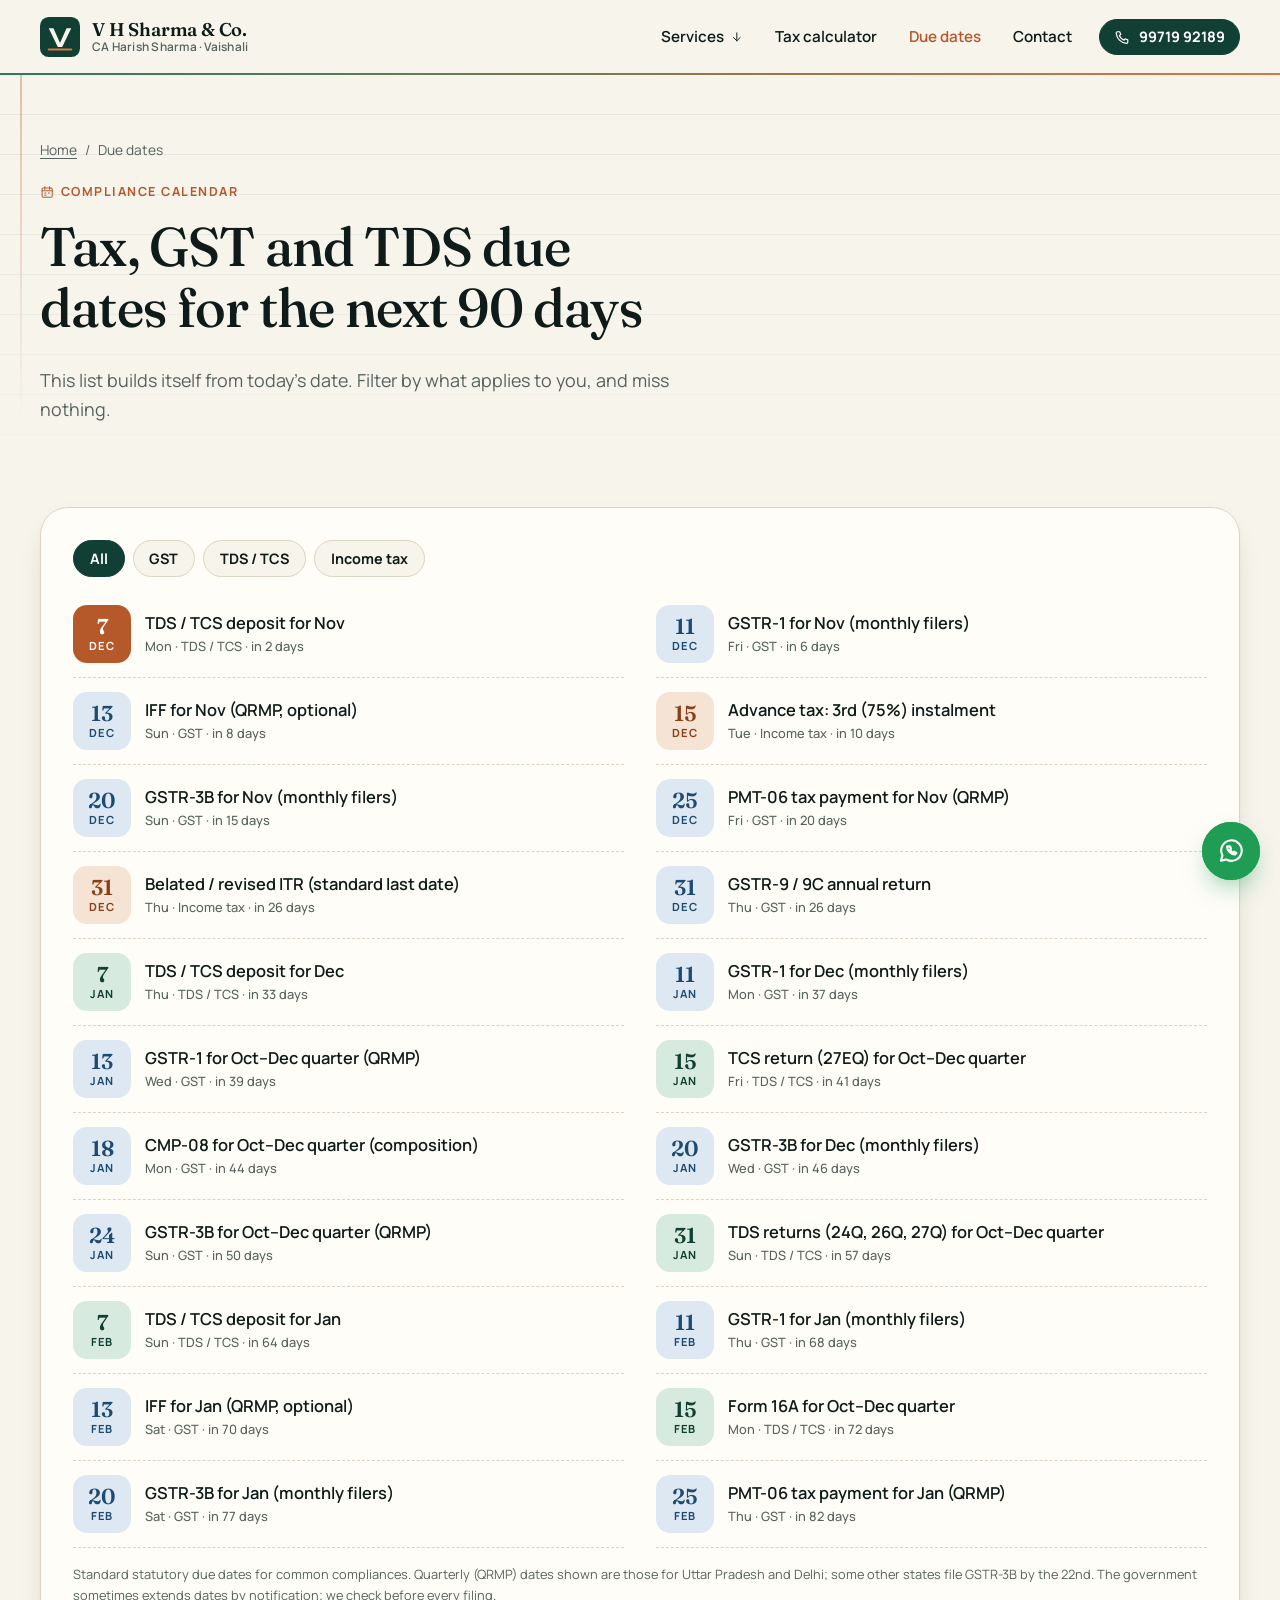
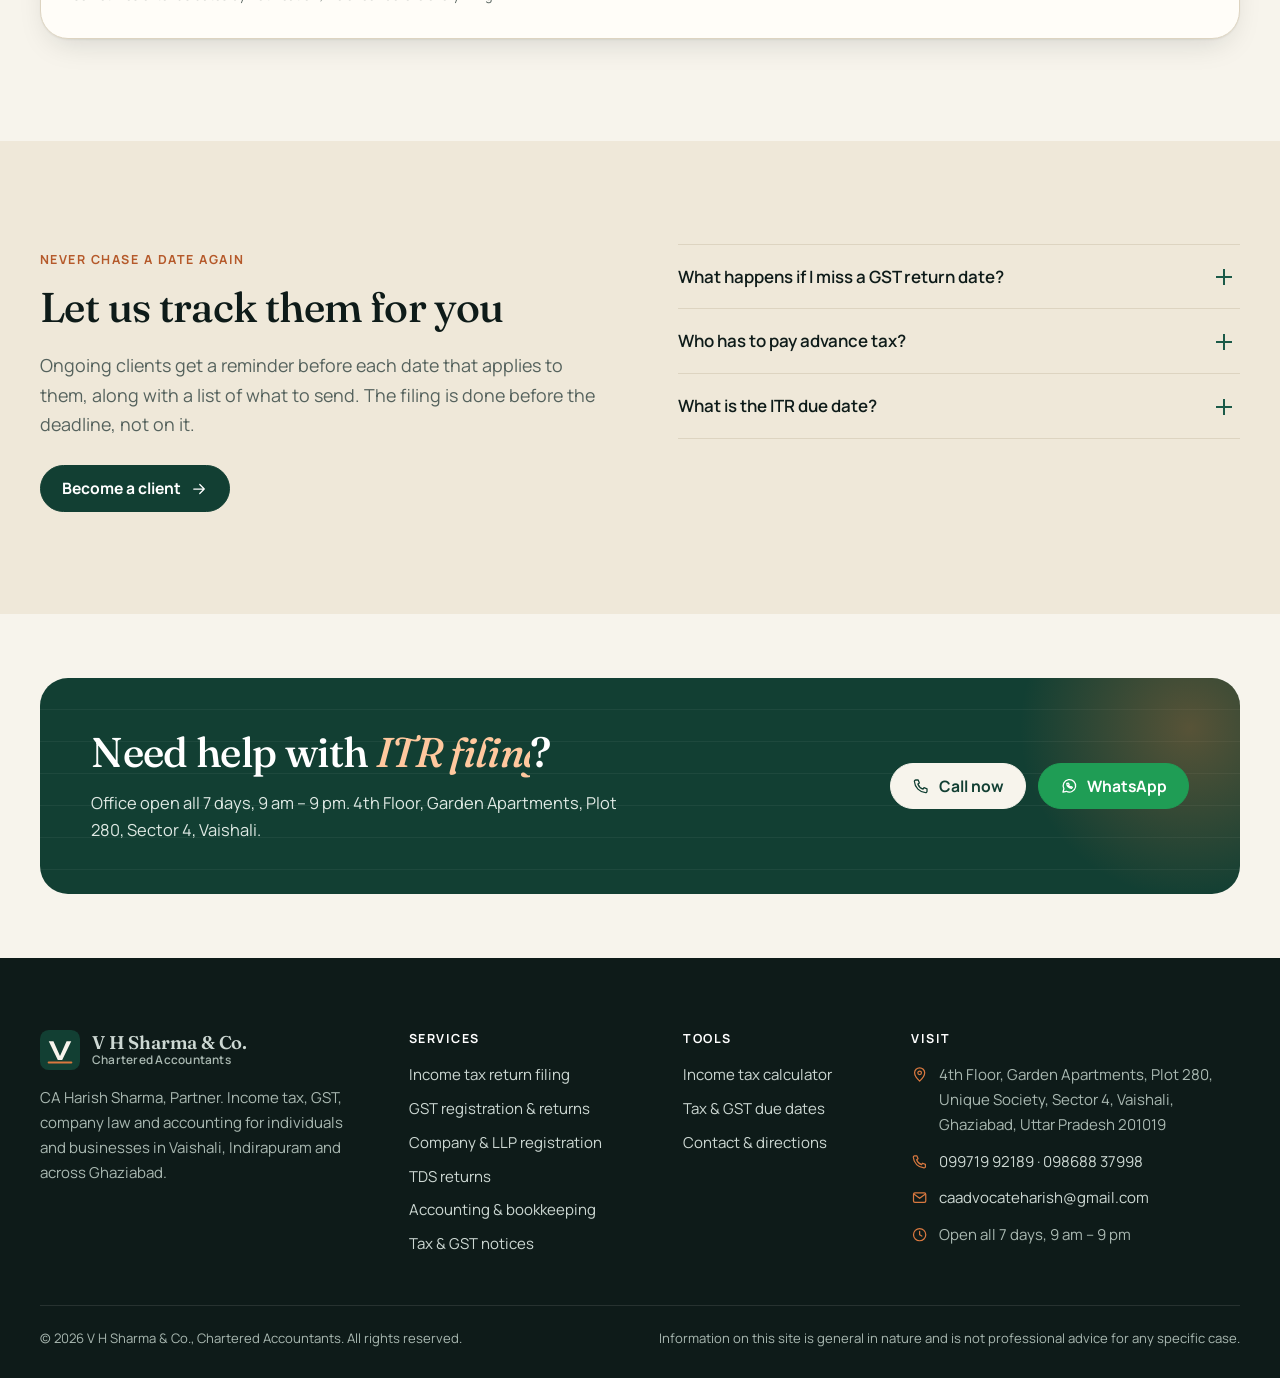
<file: compliance-calendar.html>
<!doctype html>
<html lang="en-IN">
<head>
<meta charset="utf-8">
<meta name="viewport" content="width=device-width, initial-scale=1">
<meta name="theme-color" content="#123F33">
<link rel="icon" href="img/logo-mark.svg" type="image/svg+xml">
<link rel="apple-touch-icon" href="img/apple-touch-icon.png">
<link rel="manifest" href="site.webmanifest">
<link rel="preconnect" href="https://fonts.googleapis.com">
<link rel="preconnect" href="https://fonts.gstatic.com" crossorigin>
<link rel="stylesheet" href="https://fonts.googleapis.com/css2?family=Fraunces:opsz,wght@9..144,500;9..144,600&family=Manrope:wght@400;500;600;700&display=swap" media="print" onload="this.media='all'">
<noscript><link rel="stylesheet" href="https://fonts.googleapis.com/css2?family=Fraunces:opsz,wght@9..144,500;9..144,600&family=Manrope:wght@400;500;600;700&display=swap"></noscript>
<link rel="stylesheet" href="css/style.css?v=mwl0gc5f">
<meta name="geo.region" content="IN-UP">
<meta name="geo.placename" content="Vaishali, Ghaziabad">
<meta name="geo.position" content="28.6490649;77.3442512">
<meta name="ICBM" content="28.6490649, 77.3442512">
<meta property="og:site_name" content="V H Sharma &amp; Co. – CA Harish Sharma">
<meta property="og:type" content="website">
<meta property="og:locale" content="en_IN">
<meta property="og:image" content="https://ishaanluthra.github.io/caharishsharma-vaishali/img/og.jpg">
<meta property="og:image:width" content="1200">
<meta property="og:image:height" content="630">
<meta name="twitter:card" content="summary_large_image">
<script>document.documentElement.classList.add('js')</script>
<script type="application/ld+json">
{
  "@context": "https://schema.org",
  "@type": "AccountingService",
  "@id": "https://ishaanluthra.github.io/caharishsharma-vaishali/#business",
  "name": "V H Sharma & Co., Chartered Accountants",
  "alternateName": ["Harish Sharma (CA) - Income tax and GST consultant", "CA Harish Sharma"],
  "description": "Chartered accountant in Sector 4, Vaishali, Ghaziabad for income tax return filing, GST registration and returns, company and LLP registration, TDS, accounting and tax notice replies. Open all 7 days, 9 am to 9 pm.",
  "url": "https://ishaanluthra.github.io/caharishsharma-vaishali/",
  "logo": "https://ishaanluthra.github.io/caharishsharma-vaishali/img/logo-mark.svg",
  "image": ["https://ishaanluthra.github.io/caharishsharma-vaishali/img/og.jpg", "https://ishaanluthra.github.io/caharishsharma-vaishali/img/harish-sharma.webp"],
  "telephone": "+91-9971992189",
  "email": "caadvocateharish@gmail.com",
  "address": {
    "@type": "PostalAddress",
    "streetAddress": "4th Floor, Garden Apartments, Plot 280, Unique Society, Sector 4, Vaishali",
    "addressLocality": "Ghaziabad",
    "addressRegion": "Uttar Pradesh",
    "postalCode": "201019",
    "addressCountry": "IN"
  },
  "geo": { "@type": "GeoCoordinates", "latitude": 28.6490649, "longitude": 77.3442512 },
  "hasMap": "https://maps.google.com/?cid=11327226887401787556",
  "sameAs": ["https://maps.google.com/?cid=11327226887401787556"],
  "openingHoursSpecification": [{
    "@type": "OpeningHoursSpecification",
    "dayOfWeek": ["Monday", "Tuesday", "Wednesday", "Thursday", "Friday", "Saturday", "Sunday"],
    "opens": "09:00", "closes": "21:00"
  }],
  "areaServed": ["Vaishali", "Indirapuram", "Vasundhara", "Kaushambi", "Sahibabad", "Raj Nagar Extension", "Ghaziabad", "Noida", "East Delhi"],
  "knowsLanguage": ["en", "hi"],
  "founder": { "@id": "https://ishaanluthra.github.io/caharishsharma-vaishali/#harish" },
  "employee": {
    "@type": "Person", "@id": "https://ishaanluthra.github.io/caharishsharma-vaishali/#harish", "name": "Harish Sharma",
    "honorificPrefix": "CA", "jobTitle": "Chartered Accountant, Partner",
    "image": "https://ishaanluthra.github.io/caharishsharma-vaishali/img/harish-sharma.webp",
    "hasCredential": [
      {"@type": "EducationalOccupationalCredential", "credentialCategory": "Professional qualification", "name": "Chartered Accountant"},
      {"@type": "EducationalOccupationalCredential", "credentialCategory": "degree", "name": "LL.B."},
      {"@type": "EducationalOccupationalCredential", "credentialCategory": "degree", "name": "B.Com (Hons.), University of Delhi"}
    ]
  },
  "contactPoint": [
    {"@type": "ContactPoint", "telephone": "+91-9971992189", "contactType": "customer service", "areaServed": "IN", "availableLanguage": ["English", "Hindi"]},
    {"@type": "ContactPoint", "telephone": "+91-9868837998", "contactType": "customer service", "areaServed": "IN", "availableLanguage": ["English", "Hindi"]}
  ],
  "hasOfferCatalog": {
    "@type": "OfferCatalog",
    "name": "Chartered accountancy services",
    "itemListElement": [
      {"@type": "Offer", "itemOffered": {"@type": "Service", "name": "Income tax return filing", "url": "https://ishaanluthra.github.io/caharishsharma-vaishali/income-tax-return-filing.html"}},
      {"@type": "Offer", "itemOffered": {"@type": "Service", "name": "GST registration and return filing", "url": "https://ishaanluthra.github.io/caharishsharma-vaishali/gst-registration-returns.html"}},
      {"@type": "Offer", "itemOffered": {"@type": "Service", "name": "Company and LLP registration", "url": "https://ishaanluthra.github.io/caharishsharma-vaishali/company-registration.html"}},
      {"@type": "Offer", "itemOffered": {"@type": "Service", "name": "TDS returns and compliance", "url": "https://ishaanluthra.github.io/caharishsharma-vaishali/tds-compliance.html"}},
      {"@type": "Offer", "itemOffered": {"@type": "Service", "name": "Accounting and bookkeeping", "url": "https://ishaanluthra.github.io/caharishsharma-vaishali/accounting-bookkeeping.html"}},
      {"@type": "Offer", "itemOffered": {"@type": "Service", "name": "Income tax and GST notice replies", "url": "https://ishaanluthra.github.io/caharishsharma-vaishali/tax-notices.html"}}
    ]
  }
}
</script>

<title>Tax, GST &amp; TDS Due Dates Calendar | CA Harish Sharma</title>
<meta name="description" content="Upcoming GST (GSTR-1, GSTR-3B, GSTR-9), TDS, advance tax and income tax return due dates, updated automatically. Compliance calendar from CA Harish Sharma, Vaishali, Ghaziabad.">
<link rel="canonical" href="https://ishaanluthra.github.io/caharishsharma-vaishali/compliance-calendar.html">
<meta property="og:title" content="Tax &amp; GST Due Dates – Live Compliance Calendar">
<meta property="og:description" content="What is due next for GST, TDS and income tax.">
<meta property="og:url" content="https://ishaanluthra.github.io/caharishsharma-vaishali/compliance-calendar.html">
</head>
<body>
<a class="skip" href="#main">Skip to content</a>
<header class="site-head">
  <div class="wrap head-row">
    <a class="brand" href="./" aria-label="V H Sharma &amp; Co. home">
      <img src="img/logo-mark.svg" alt="" width="40" height="40">
      <span><strong>V H Sharma &amp; Co.</strong><small>CA Harish Sharma · Vaishali</small></span>
    </a>
    <nav id="nav" class="nav" aria-label="Main">
      <div class="dd">
        <button type="button" aria-expanded="false" aria-controls="dd-services" data-nav="services">Services <svg class="i" aria-hidden="true"><use href="img/icons.svg#arrow"/></svg></button>
        <ul id="dd-services" class="dd-menu">
          <li><a href="income-tax-return-filing.html" data-nav="income-tax-return-filing"><svg class="i" aria-hidden="true"><use href="img/icons.svg#itr"/></svg>Income tax return filing</a></li>
          <li><a href="gst-registration-returns.html" data-nav="gst-registration-returns"><svg class="i" aria-hidden="true"><use href="img/icons.svg#gst"/></svg>GST registration &amp; returns</a></li>
          <li><a href="company-registration.html" data-nav="company-registration"><svg class="i" aria-hidden="true"><use href="img/icons.svg#company"/></svg>Company &amp; LLP registration</a></li>
          <li><a href="tds-compliance.html" data-nav="tds-compliance"><svg class="i" aria-hidden="true"><use href="img/icons.svg#tds"/></svg>TDS returns &amp; compliance</a></li>
          <li><a href="accounting-bookkeeping.html" data-nav="accounting-bookkeeping"><svg class="i" aria-hidden="true"><use href="img/icons.svg#ledger"/></svg>Accounting &amp; bookkeeping</a></li>
          <li><a href="tax-notices.html" data-nav="tax-notices"><svg class="i" aria-hidden="true"><use href="img/icons.svg#notice"/></svg>Tax &amp; GST notices</a></li>
        </ul>
      </div>
      <a href="tax-calculator.html" data-nav="tax-calculator">Tax calculator</a>
      <a href="compliance-calendar.html" data-nav="compliance-calendar" aria-current="page">Due dates</a>
      <a href="contact.html" data-nav="contact">Contact</a>
      <a class="btn btn--sm nav-cta" href="tel:+919971992189"><svg class="i" aria-hidden="true"><use href="img/icons.svg#phone"/></svg>99719 92189</a>
    </nav>
    <button class="menu-btn" type="button" aria-expanded="false" aria-controls="nav" aria-label="Open menu"><svg class="i" aria-hidden="true"><use href="img/icons.svg#menu"/></svg></button>
  </div>
</header>

<main id="main">
  <section class="page-hero page-hero--short">
    <div class="ledger-bg" aria-hidden="true"></div>
    <div class="wrap rise">
      <nav class="crumbs" aria-label="Breadcrumb"><a href="./">Home</a><span aria-hidden="true">/</span>Due dates</nav>
      <p class="eyebrow"><svg class="i" aria-hidden="true"><use href="img/icons.svg#calendar"/></svg>Compliance calendar</p>
      <h1>Tax, GST and TDS due dates for the next 90 days</h1>
      <p class="lead">This list builds itself from today's date. Filter by what applies to you, and miss nothing.</p>
    </div>
  </section>

  <section class="sec sec--flush-top">
    <div class="wrap">
      <div class="cal" data-cal>
        <div class="chips" role="group" aria-label="Filter due dates">
          <button type="button" class="chip" aria-pressed="true" data-f="all">All</button>
          <button type="button" class="chip" aria-pressed="false" data-f="gst">GST</button>
          <button type="button" class="chip" aria-pressed="false" data-f="tds">TDS / TCS</button>
          <button type="button" class="chip" aria-pressed="false" data-f="it">Income tax</button>
        </div>
        <ol class="cal-list" data-due="40" data-days="90">
          <li><span class="d">7th</span><span>TDS / TCS deposit for the previous month</span></li>
          <li><span class="d">11th</span><span>GSTR-1 for monthly filers</span></li>
          <li><span class="d">20th</span><span>GSTR-3B for monthly filers</span></li>
        </ol>
        <p class="calc-note">Standard statutory due dates for common compliances. Quarterly (QRMP) dates shown are those for Uttar Pradesh and Delhi; some other states file GSTR-3B by the 22nd. The government sometimes extends dates by notification; we check before every filing.</p>
      </div>
    </div>
  </section>

  <section class="sec sec--sand">
    <div class="wrap split">
      <div data-reveal>
        <p class="eyebrow">Never chase a date again</p>
        <h2>Let us track them for you</h2>
        <p class="lead">Ongoing clients get a reminder before each date that applies to them, along with a list of what to send. The filing is done before the deadline, not on it.</p>
        <div class="btn-row"><a class="btn" href="contact.html">Become a client <svg class="i" aria-hidden="true"><use href="img/icons.svg#arrow"/></svg></a></div>
      </div>
      <div class="faq" data-reveal style="--d:.1s">
        <details><summary>What happens if I miss a GST return date?</summary><p>A late fee is charged per day of delay, and interest is charged on any tax paid late. A pending GSTR-1 also blocks the next one, and long gaps can lead to suspension of the GSTIN.</p></details>
        <details><summary>Who has to pay advance tax?</summary><p>Anyone whose tax liability for the year, after TDS, is ₹10,000 or more. It is paid in instalments by 15 June, 15 September, 15 December and 15 March. Resident senior citizens without business income are exempt.</p></details>
        <details><summary>What is the ITR due date?</summary><p>For most individuals whose accounts do not need an audit, the standard due date is 31 July after the end of the financial year. Audit cases have later dates. Always check for the current year's notification.</p></details>
      </div>
    </div>
  </section>

  <section class="sec sec--tight">
    <div class="wrap">
      <div class="cta-band" data-reveal>
        <div><h2>Need help with <span class="rot" data-rot="ITR filing|GST returns|a new company|TDS returns|a tax notice|your books">ITR filing</span>?</h2><p>Office open all 7 days, 9 am – 9 pm. 4th Floor, Garden Apartments, Plot 280, Sector 4, Vaishali.</p></div>
        <div class="btn-row"><a class="btn btn--light" href="tel:+919971992189"><svg class="i" aria-hidden="true"><use href="img/icons.svg#phone"/></svg>Call now</a><a class="btn btn--wa" href="https://wa.me/919971992189" target="_blank" rel="noopener"><svg class="i" aria-hidden="true"><use href="img/icons.svg#whatsapp"/></svg>WhatsApp</a></div>
      </div>
    </div>
  </section>
</main>
<footer class="site-foot">
  <div class="wrap foot-grid">
    <div>
      <a class="brand brand--light" href="./"><img src="img/logo-mark.svg" alt="" width="40" height="40" loading="lazy"><span><strong>V H Sharma &amp; Co.</strong><small>Chartered Accountants</small></span></a>
      <p>CA Harish Sharma, Partner. Income tax, GST, company law and accounting for individuals and businesses in Vaishali, Indirapuram and across Ghaziabad.</p>
    </div>
    <div>
      <h2>Services</h2>
      <ul>
        <li><a href="income-tax-return-filing.html">Income tax return filing</a></li>
        <li><a href="gst-registration-returns.html">GST registration &amp; returns</a></li>
        <li><a href="company-registration.html">Company &amp; LLP registration</a></li>
        <li><a href="tds-compliance.html">TDS returns</a></li>
        <li><a href="accounting-bookkeeping.html">Accounting &amp; bookkeeping</a></li>
        <li><a href="tax-notices.html">Tax &amp; GST notices</a></li>
      </ul>
    </div>
    <div>
      <h2>Tools</h2>
      <ul>
        <li><a href="tax-calculator.html">Income tax calculator</a></li>
        <li><a href="compliance-calendar.html">Tax &amp; GST due dates</a></li>
        <li><a href="contact.html">Contact &amp; directions</a></li>
      </ul>
    </div>
    <div class="nap">
      <h2>Visit</h2>
      <address>
        <p><svg class="i" aria-hidden="true"><use href="img/icons.svg#pin"/></svg><span>4th Floor, Garden Apartments, Plot 280, Unique Society, Sector 4, Vaishali, Ghaziabad, Uttar Pradesh 201019</span></p>
        <p><svg class="i" aria-hidden="true"><use href="img/icons.svg#phone"/></svg><span><a href="tel:+919971992189">099719 92189</a> · <a href="tel:+919868837998">098688 37998</a></span></p>
        <p><svg class="i" aria-hidden="true"><use href="img/icons.svg#mail"/></svg><a href="mailto:caadvocateharish@gmail.com">caadvocateharish@gmail.com</a></p>
        <p><svg class="i" aria-hidden="true"><use href="img/icons.svg#clock"/></svg><span>Open all 7 days, 9 am – 9 pm</span></p>
      </address>
    </div>
  </div>
  <div class="wrap foot-base">
    <p>© <span data-year>2026</span> V H Sharma &amp; Co., Chartered Accountants. All rights reserved.</p>
    <p>Information on this site is general in nature and is not professional advice for any specific case.</p>
  </div>
</footer>
<a class="wa-float" href="https://wa.me/919971992189?text=Hi%20CA%20Harish%20Sharma%2C%20I%20need%20help%20with%20" target="_blank" rel="noopener" aria-label="Chat on WhatsApp"><svg class="i" aria-hidden="true"><use href="img/icons.svg#whatsapp"/></svg></a>
<script src="js/main.js?v=mwl0gc5f" defer></script>

</body>
</html>
</file>
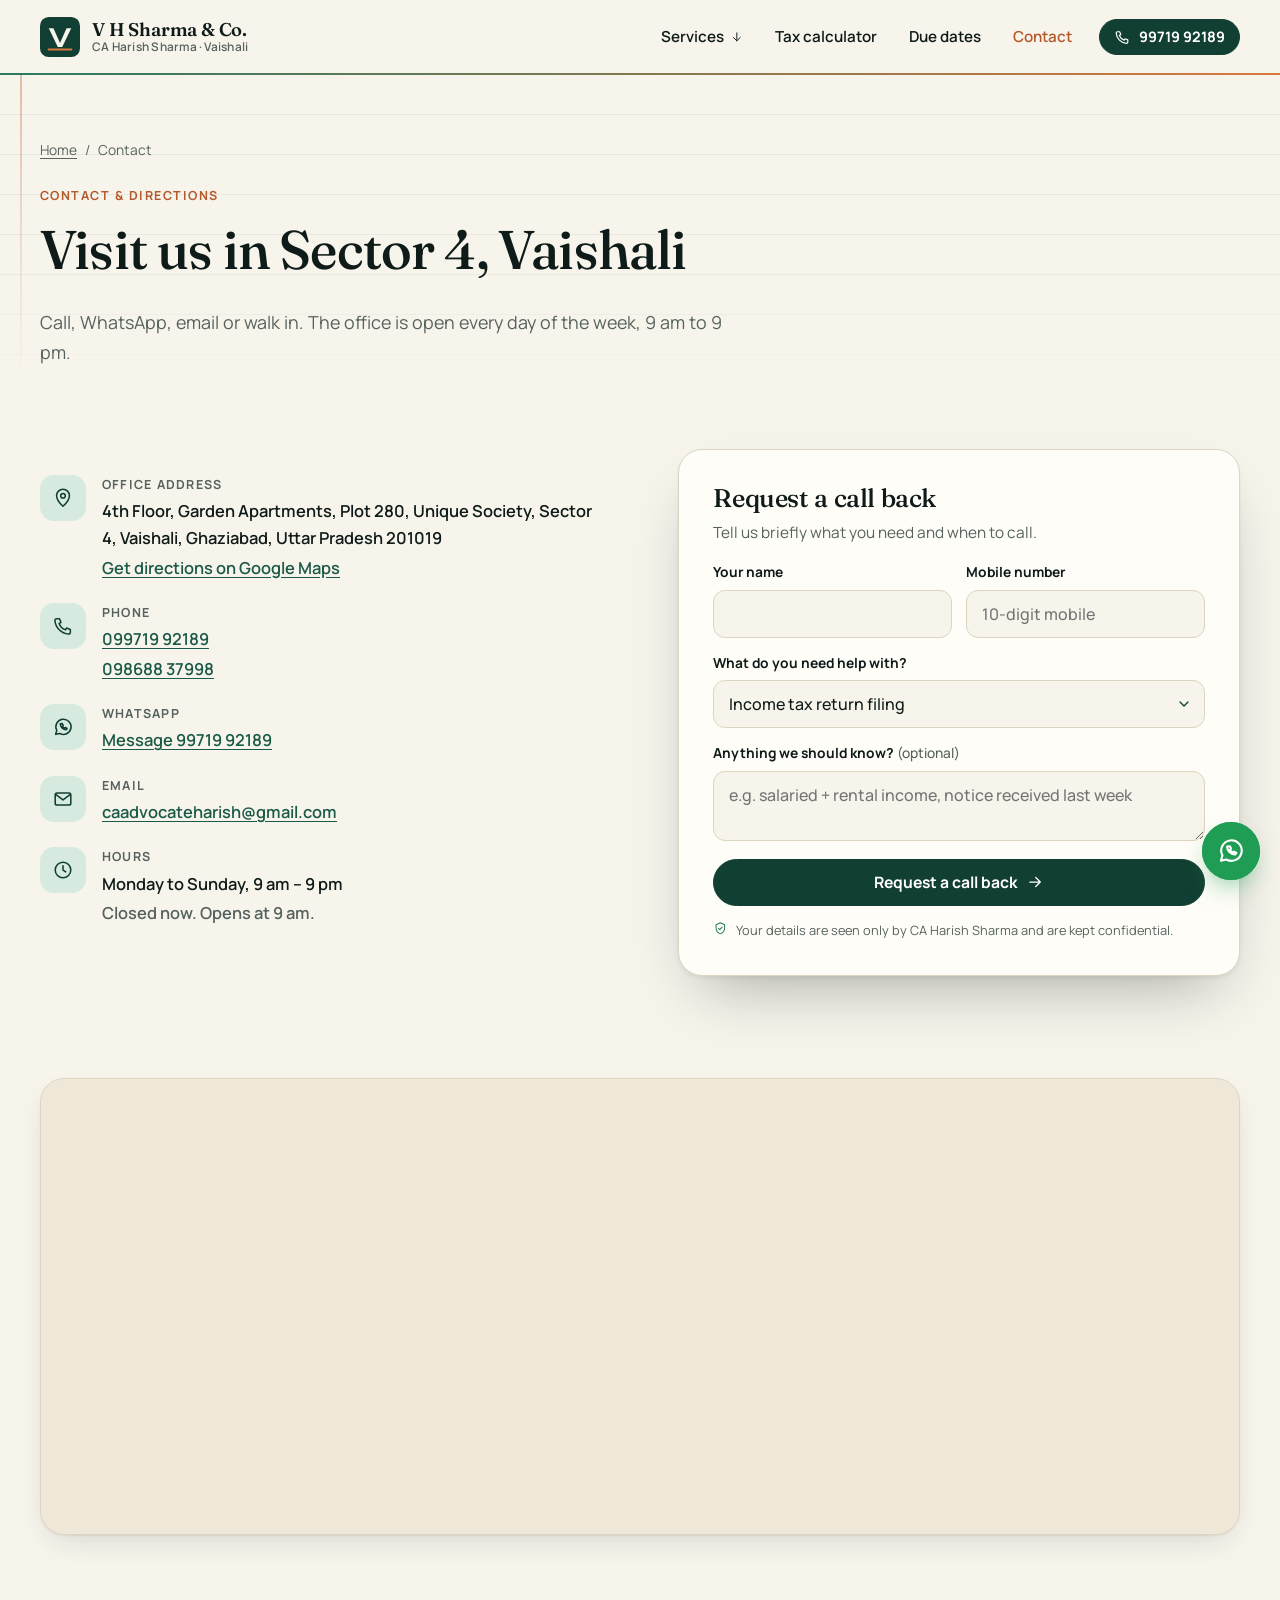
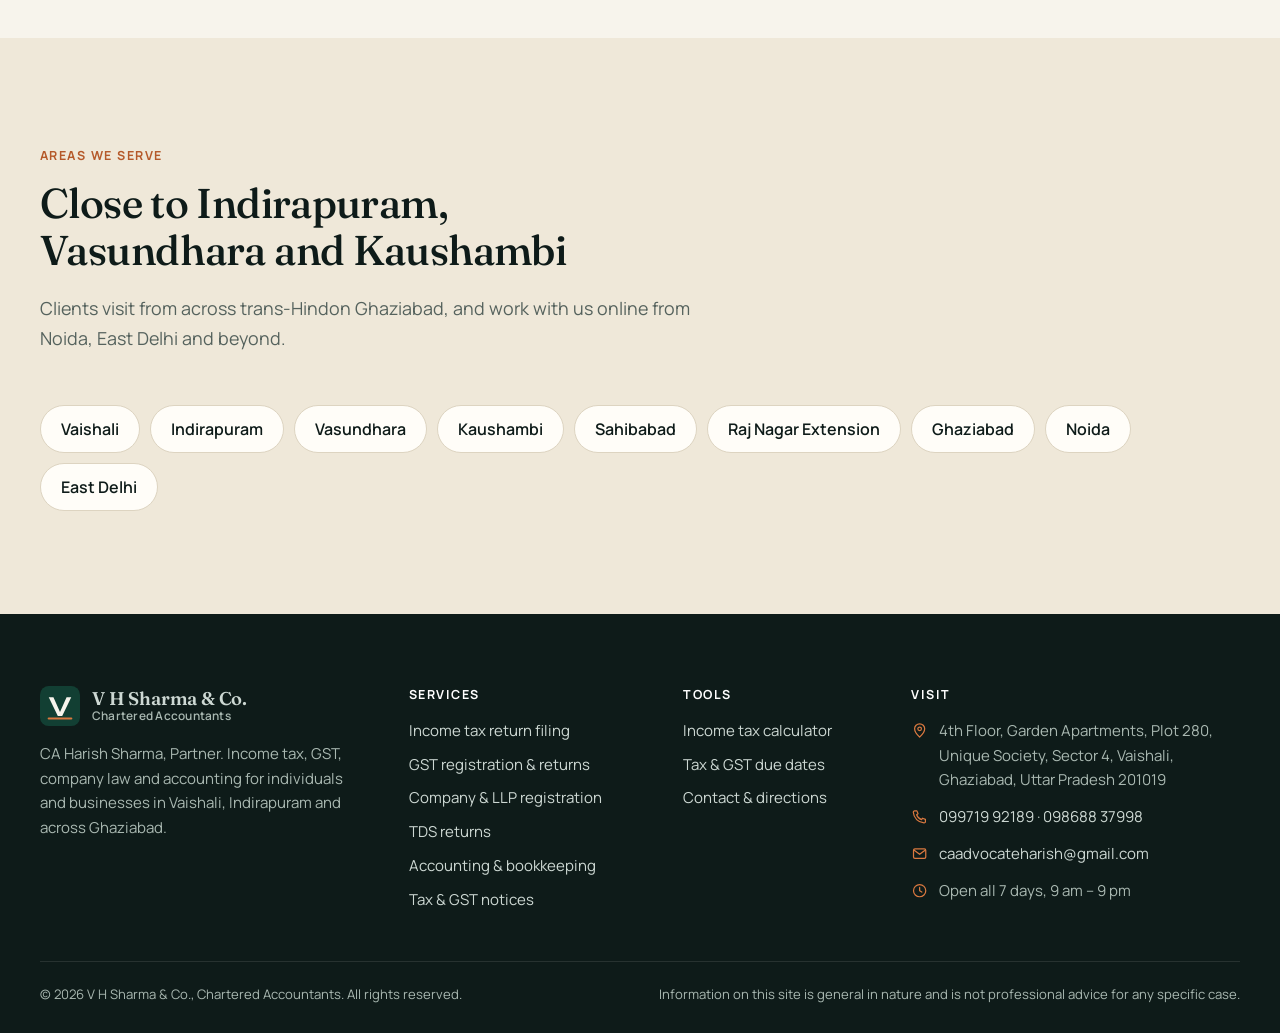
<file: contact.html>
<!doctype html>
<html lang="en-IN">
<head>
<meta charset="utf-8">
<meta name="viewport" content="width=device-width, initial-scale=1">
<meta name="theme-color" content="#123F33">
<link rel="icon" href="img/logo-mark.svg" type="image/svg+xml">
<link rel="apple-touch-icon" href="img/apple-touch-icon.png">
<link rel="manifest" href="site.webmanifest">
<link rel="preconnect" href="https://fonts.googleapis.com">
<link rel="preconnect" href="https://fonts.gstatic.com" crossorigin>
<link rel="stylesheet" href="https://fonts.googleapis.com/css2?family=Fraunces:opsz,wght@9..144,500;9..144,600&family=Manrope:wght@400;500;600;700&display=swap" media="print" onload="this.media='all'">
<noscript><link rel="stylesheet" href="https://fonts.googleapis.com/css2?family=Fraunces:opsz,wght@9..144,500;9..144,600&family=Manrope:wght@400;500;600;700&display=swap"></noscript>
<link rel="stylesheet" href="css/style.css?v=mwl0gc5f">
<meta name="geo.region" content="IN-UP">
<meta name="geo.placename" content="Vaishali, Ghaziabad">
<meta name="geo.position" content="28.6490649;77.3442512">
<meta name="ICBM" content="28.6490649, 77.3442512">
<meta property="og:site_name" content="V H Sharma &amp; Co. – CA Harish Sharma">
<meta property="og:type" content="website">
<meta property="og:locale" content="en_IN">
<meta property="og:image" content="https://ishaanluthra.github.io/caharishsharma-vaishali/img/og.jpg">
<meta property="og:image:width" content="1200">
<meta property="og:image:height" content="630">
<meta name="twitter:card" content="summary_large_image">
<script>document.documentElement.classList.add('js')</script>
<script type="application/ld+json">
{
  "@context": "https://schema.org",
  "@type": "AccountingService",
  "@id": "https://ishaanluthra.github.io/caharishsharma-vaishali/#business",
  "name": "V H Sharma & Co., Chartered Accountants",
  "alternateName": ["Harish Sharma (CA) - Income tax and GST consultant", "CA Harish Sharma"],
  "description": "Chartered accountant in Sector 4, Vaishali, Ghaziabad for income tax return filing, GST registration and returns, company and LLP registration, TDS, accounting and tax notice replies. Open all 7 days, 9 am to 9 pm.",
  "url": "https://ishaanluthra.github.io/caharishsharma-vaishali/",
  "logo": "https://ishaanluthra.github.io/caharishsharma-vaishali/img/logo-mark.svg",
  "image": ["https://ishaanluthra.github.io/caharishsharma-vaishali/img/og.jpg", "https://ishaanluthra.github.io/caharishsharma-vaishali/img/harish-sharma.webp"],
  "telephone": "+91-9971992189",
  "email": "caadvocateharish@gmail.com",
  "address": {
    "@type": "PostalAddress",
    "streetAddress": "4th Floor, Garden Apartments, Plot 280, Unique Society, Sector 4, Vaishali",
    "addressLocality": "Ghaziabad",
    "addressRegion": "Uttar Pradesh",
    "postalCode": "201019",
    "addressCountry": "IN"
  },
  "geo": { "@type": "GeoCoordinates", "latitude": 28.6490649, "longitude": 77.3442512 },
  "hasMap": "https://maps.google.com/?cid=11327226887401787556",
  "sameAs": ["https://maps.google.com/?cid=11327226887401787556"],
  "openingHoursSpecification": [{
    "@type": "OpeningHoursSpecification",
    "dayOfWeek": ["Monday", "Tuesday", "Wednesday", "Thursday", "Friday", "Saturday", "Sunday"],
    "opens": "09:00", "closes": "21:00"
  }],
  "areaServed": ["Vaishali", "Indirapuram", "Vasundhara", "Kaushambi", "Sahibabad", "Raj Nagar Extension", "Ghaziabad", "Noida", "East Delhi"],
  "knowsLanguage": ["en", "hi"],
  "founder": { "@id": "https://ishaanluthra.github.io/caharishsharma-vaishali/#harish" },
  "employee": {
    "@type": "Person", "@id": "https://ishaanluthra.github.io/caharishsharma-vaishali/#harish", "name": "Harish Sharma",
    "honorificPrefix": "CA", "jobTitle": "Chartered Accountant, Partner",
    "image": "https://ishaanluthra.github.io/caharishsharma-vaishali/img/harish-sharma.webp",
    "hasCredential": [
      {"@type": "EducationalOccupationalCredential", "credentialCategory": "Professional qualification", "name": "Chartered Accountant"},
      {"@type": "EducationalOccupationalCredential", "credentialCategory": "degree", "name": "LL.B."},
      {"@type": "EducationalOccupationalCredential", "credentialCategory": "degree", "name": "B.Com (Hons.), University of Delhi"}
    ]
  },
  "contactPoint": [
    {"@type": "ContactPoint", "telephone": "+91-9971992189", "contactType": "customer service", "areaServed": "IN", "availableLanguage": ["English", "Hindi"]},
    {"@type": "ContactPoint", "telephone": "+91-9868837998", "contactType": "customer service", "areaServed": "IN", "availableLanguage": ["English", "Hindi"]}
  ],
  "hasOfferCatalog": {
    "@type": "OfferCatalog",
    "name": "Chartered accountancy services",
    "itemListElement": [
      {"@type": "Offer", "itemOffered": {"@type": "Service", "name": "Income tax return filing", "url": "https://ishaanluthra.github.io/caharishsharma-vaishali/income-tax-return-filing.html"}},
      {"@type": "Offer", "itemOffered": {"@type": "Service", "name": "GST registration and return filing", "url": "https://ishaanluthra.github.io/caharishsharma-vaishali/gst-registration-returns.html"}},
      {"@type": "Offer", "itemOffered": {"@type": "Service", "name": "Company and LLP registration", "url": "https://ishaanluthra.github.io/caharishsharma-vaishali/company-registration.html"}},
      {"@type": "Offer", "itemOffered": {"@type": "Service", "name": "TDS returns and compliance", "url": "https://ishaanluthra.github.io/caharishsharma-vaishali/tds-compliance.html"}},
      {"@type": "Offer", "itemOffered": {"@type": "Service", "name": "Accounting and bookkeeping", "url": "https://ishaanluthra.github.io/caharishsharma-vaishali/accounting-bookkeeping.html"}},
      {"@type": "Offer", "itemOffered": {"@type": "Service", "name": "Income tax and GST notice replies", "url": "https://ishaanluthra.github.io/caharishsharma-vaishali/tax-notices.html"}}
    ]
  }
}
</script>

<title>Contact CA Harish Sharma, Sector 4 Vaishali | 99719 92189</title>
<meta name="description" content="Visit or call CA Harish Sharma, V H Sharma &amp; Co.: 4th Floor, Garden Apartments, Plot 280, Unique Society, Sector 4, Vaishali, Ghaziabad 201019. Open 7 days, 9 am – 9 pm. Phone 99719 92189.">
<link rel="canonical" href="https://ishaanluthra.github.io/caharishsharma-vaishali/contact.html">
<meta property="og:title" content="Contact CA Harish Sharma – Vaishali, Ghaziabad">
<meta property="og:description" content="Sector 4, Vaishali, Ghaziabad. Open 7 days, 9 am – 9 pm. Call 99719 92189.">
<meta property="og:url" content="https://ishaanluthra.github.io/caharishsharma-vaishali/contact.html">
<script type="application/ld+json">{"@context":"https://schema.org","@type":"ContactPage","name":"Contact CA Harish Sharma","url":"https://ishaanluthra.github.io/caharishsharma-vaishali/contact.html","about":{"@id":"https://ishaanluthra.github.io/caharishsharma-vaishali/#business"}}</script>
</head>
<body>
<a class="skip" href="#main">Skip to content</a>
<header class="site-head">
  <div class="wrap head-row">
    <a class="brand" href="./" aria-label="V H Sharma &amp; Co. home">
      <img src="img/logo-mark.svg" alt="" width="40" height="40">
      <span><strong>V H Sharma &amp; Co.</strong><small>CA Harish Sharma · Vaishali</small></span>
    </a>
    <nav id="nav" class="nav" aria-label="Main">
      <div class="dd">
        <button type="button" aria-expanded="false" aria-controls="dd-services" data-nav="services">Services <svg class="i" aria-hidden="true"><use href="img/icons.svg#arrow"/></svg></button>
        <ul id="dd-services" class="dd-menu">
          <li><a href="income-tax-return-filing.html" data-nav="income-tax-return-filing"><svg class="i" aria-hidden="true"><use href="img/icons.svg#itr"/></svg>Income tax return filing</a></li>
          <li><a href="gst-registration-returns.html" data-nav="gst-registration-returns"><svg class="i" aria-hidden="true"><use href="img/icons.svg#gst"/></svg>GST registration &amp; returns</a></li>
          <li><a href="company-registration.html" data-nav="company-registration"><svg class="i" aria-hidden="true"><use href="img/icons.svg#company"/></svg>Company &amp; LLP registration</a></li>
          <li><a href="tds-compliance.html" data-nav="tds-compliance"><svg class="i" aria-hidden="true"><use href="img/icons.svg#tds"/></svg>TDS returns &amp; compliance</a></li>
          <li><a href="accounting-bookkeeping.html" data-nav="accounting-bookkeeping"><svg class="i" aria-hidden="true"><use href="img/icons.svg#ledger"/></svg>Accounting &amp; bookkeeping</a></li>
          <li><a href="tax-notices.html" data-nav="tax-notices"><svg class="i" aria-hidden="true"><use href="img/icons.svg#notice"/></svg>Tax &amp; GST notices</a></li>
        </ul>
      </div>
      <a href="tax-calculator.html" data-nav="tax-calculator">Tax calculator</a>
      <a href="compliance-calendar.html" data-nav="compliance-calendar">Due dates</a>
      <a href="contact.html" data-nav="contact" aria-current="page">Contact</a>
      <a class="btn btn--sm nav-cta" href="tel:+919971992189"><svg class="i" aria-hidden="true"><use href="img/icons.svg#phone"/></svg>99719 92189</a>
    </nav>
    <button class="menu-btn" type="button" aria-expanded="false" aria-controls="nav" aria-label="Open menu"><svg class="i" aria-hidden="true"><use href="img/icons.svg#menu"/></svg></button>
  </div>
</header>

<main id="main">
  <section class="page-hero page-hero--short">
    <div class="ledger-bg" aria-hidden="true"></div>
    <div class="wrap rise">
      <nav class="crumbs" aria-label="Breadcrumb"><a href="./">Home</a><span aria-hidden="true">/</span>Contact</nav>
      <p class="eyebrow">Contact &amp; directions</p>
      <h1>Visit us in Sector 4, Vaishali</h1>
      <p class="lead">Call, WhatsApp, email or walk in. The office is open every day of the week, 9 am to 9 pm.</p>
    </div>
  </section>

  <section class="sec sec--flush-top">
    <div class="wrap contact-grid">
      <div data-reveal>
        <ul class="contact-list">
          <li><svg class="i" aria-hidden="true"><use href="img/icons.svg#pin"/></svg><div><strong>Office address</strong><span>4th Floor, Garden Apartments, Plot 280, Unique Society, Sector 4, Vaishali, Ghaziabad, Uttar Pradesh 201019</span><a href="https://maps.google.com/?cid=11327226887401787556" target="_blank" rel="noopener">Get directions on Google Maps</a></div></li>
          <li><svg class="i" aria-hidden="true"><use href="img/icons.svg#phone"/></svg><div><strong>Phone</strong><a href="tel:+919971992189">099719 92189</a><a href="tel:+919868837998">098688 37998</a></div></li>
          <li><svg class="i" aria-hidden="true"><use href="img/icons.svg#whatsapp"/></svg><div><strong>WhatsApp</strong><a href="https://wa.me/919971992189" target="_blank" rel="noopener">Message 99719 92189</a></div></li>
          <li><svg class="i" aria-hidden="true"><use href="img/icons.svg#mail"/></svg><div><strong>Email</strong><a href="mailto:caadvocateharish@gmail.com">caadvocateharish@gmail.com</a></div></li>
          <li><svg class="i" aria-hidden="true"><use href="img/icons.svg#clock"/></svg><div><strong>Hours</strong><span>Monday to Sunday, 9 am – 9 pm</span><span class="muted" data-open-status-long></span></div></li>
        </ul>
      </div>
      <div class="lead-card" data-reveal style="--d:.1s">
        <h2>Request a call back</h2>
        <p>Tell us briefly what you need and when to call.</p>
        <form class="form" data-lead name="enquiry" method="POST" data-netlify="true" netlify-honeypot="company">
  <input type="hidden" name="form-name" value="enquiry">
  <p class="hp"><label>Leave empty <input name="company" tabindex="-1" autocomplete="off"></label></p>
  <div class="row">
    <div class="field"><label for="contact-name">Your name</label><input id="contact-name" name="name" autocomplete="name" required></div>
    <div class="field"><label for="contact-phone">Mobile number</label><input id="contact-phone" name="phone" type="tel" inputmode="numeric" autocomplete="tel" pattern="[0-9+ ]{10,14}" placeholder="10-digit mobile" required></div>
  </div>
  <div class="field"><label for="contact-need">What do you need help with?</label>
    <select id="contact-need" name="need">
      <option>Income tax return filing</option><option>GST registration / returns</option><option>Company or LLP registration</option><option>TDS returns</option><option>Accounting &amp; bookkeeping</option><option>Income tax or GST notice</option><option>Something else</option>
    </select>
  </div>
  <div class="field"><label for="contact-msg">Anything we should know? <span>(optional)</span></label><textarea id="contact-msg" name="message" rows="2" placeholder="e.g. salaried + rental income, notice received last week"></textarea></div>
  <button class="btn" type="submit">Request a call back <svg class="i" aria-hidden="true"><use href="img/icons.svg#arrow"/></svg></button>
  <p class="form-note"><svg class="i" aria-hidden="true"><use href="img/icons.svg#shield"/></svg>Your details are seen only by CA Harish Sharma and are kept confidential.</p>
  <p class="form-status" role="status" aria-live="polite"></p>
</form>

      </div>
    </div>
  </section>

  <section class="sec sec--flush-top">
    <div class="wrap">
      <div class="map" data-reveal>
        <iframe title="Map: V H Sharma &amp; Co., Sector 4, Vaishali, Ghaziabad" src="https://maps.google.com/maps?q=28.6490649,77.3442512&amp;z=17&amp;output=embed" loading="lazy" referrerpolicy="no-referrer-when-downgrade"></iframe>
      </div>
    </div>
  </section>

  <section class="sec sec--sand">
    <div class="wrap">
      <div class="sec-head" data-reveal><p class="eyebrow">Areas we serve</p><h2>Close to Indirapuram, Vasundhara and Kaushambi</h2><p class="lead">Clients visit from across trans-Hindon Ghaziabad, and work with us online from Noida, East Delhi and beyond.</p></div>
      <ul class="areas areas--wide" data-reveal>
        <li>Vaishali</li><li>Indirapuram</li><li>Vasundhara</li><li>Kaushambi</li><li>Sahibabad</li><li>Raj Nagar Extension</li><li>Ghaziabad</li><li>Noida</li><li>East Delhi</li>
      </ul>
    </div>
  </section>
</main>
<footer class="site-foot">
  <div class="wrap foot-grid">
    <div>
      <a class="brand brand--light" href="./"><img src="img/logo-mark.svg" alt="" width="40" height="40" loading="lazy"><span><strong>V H Sharma &amp; Co.</strong><small>Chartered Accountants</small></span></a>
      <p>CA Harish Sharma, Partner. Income tax, GST, company law and accounting for individuals and businesses in Vaishali, Indirapuram and across Ghaziabad.</p>
    </div>
    <div>
      <h2>Services</h2>
      <ul>
        <li><a href="income-tax-return-filing.html">Income tax return filing</a></li>
        <li><a href="gst-registration-returns.html">GST registration &amp; returns</a></li>
        <li><a href="company-registration.html">Company &amp; LLP registration</a></li>
        <li><a href="tds-compliance.html">TDS returns</a></li>
        <li><a href="accounting-bookkeeping.html">Accounting &amp; bookkeeping</a></li>
        <li><a href="tax-notices.html">Tax &amp; GST notices</a></li>
      </ul>
    </div>
    <div>
      <h2>Tools</h2>
      <ul>
        <li><a href="tax-calculator.html">Income tax calculator</a></li>
        <li><a href="compliance-calendar.html">Tax &amp; GST due dates</a></li>
        <li><a href="contact.html">Contact &amp; directions</a></li>
      </ul>
    </div>
    <div class="nap">
      <h2>Visit</h2>
      <address>
        <p><svg class="i" aria-hidden="true"><use href="img/icons.svg#pin"/></svg><span>4th Floor, Garden Apartments, Plot 280, Unique Society, Sector 4, Vaishali, Ghaziabad, Uttar Pradesh 201019</span></p>
        <p><svg class="i" aria-hidden="true"><use href="img/icons.svg#phone"/></svg><span><a href="tel:+919971992189">099719 92189</a> · <a href="tel:+919868837998">098688 37998</a></span></p>
        <p><svg class="i" aria-hidden="true"><use href="img/icons.svg#mail"/></svg><a href="mailto:caadvocateharish@gmail.com">caadvocateharish@gmail.com</a></p>
        <p><svg class="i" aria-hidden="true"><use href="img/icons.svg#clock"/></svg><span>Open all 7 days, 9 am – 9 pm</span></p>
      </address>
    </div>
  </div>
  <div class="wrap foot-base">
    <p>© <span data-year>2026</span> V H Sharma &amp; Co., Chartered Accountants. All rights reserved.</p>
    <p>Information on this site is general in nature and is not professional advice for any specific case.</p>
  </div>
</footer>
<a class="wa-float" href="https://wa.me/919971992189?text=Hi%20CA%20Harish%20Sharma%2C%20I%20need%20help%20with%20" target="_blank" rel="noopener" aria-label="Chat on WhatsApp"><svg class="i" aria-hidden="true"><use href="img/icons.svg#whatsapp"/></svg></a>
<script src="js/main.js?v=mwl0gc5f" defer></script>

</body>
</html>
</file>
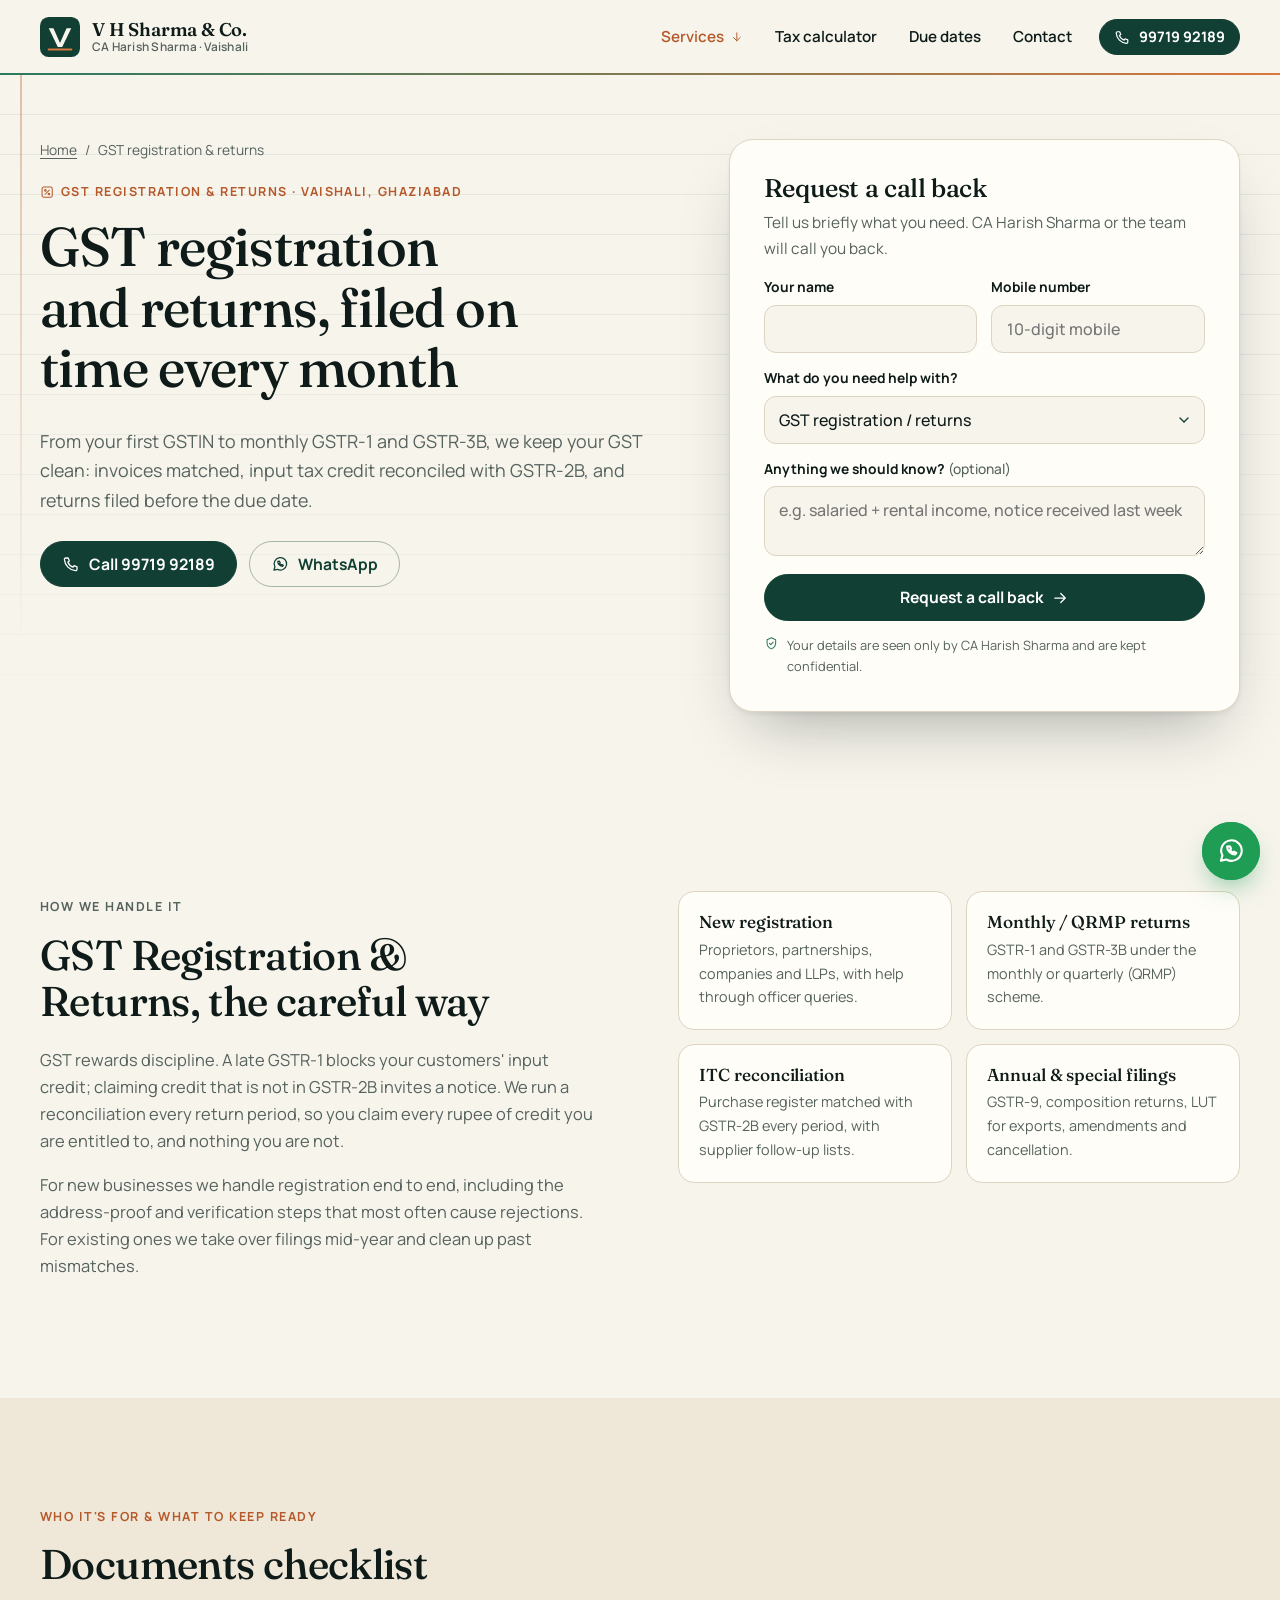
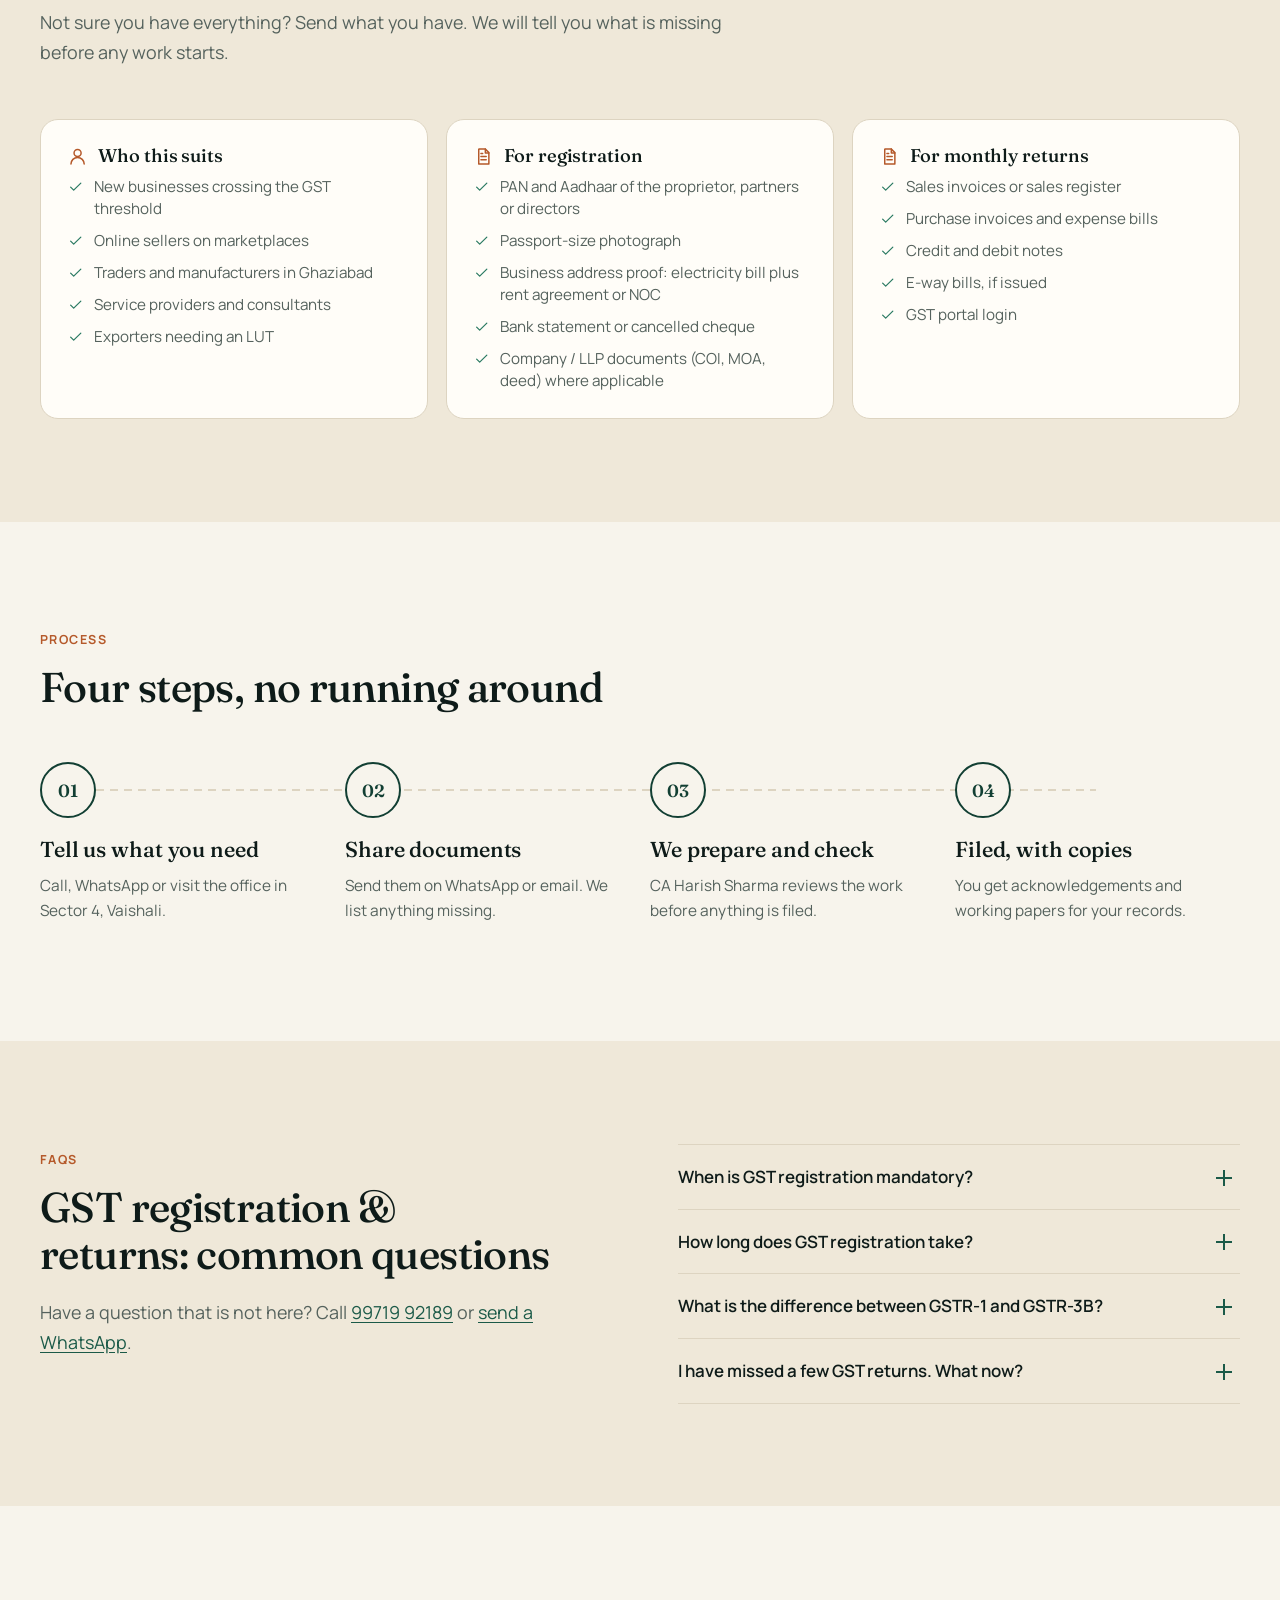
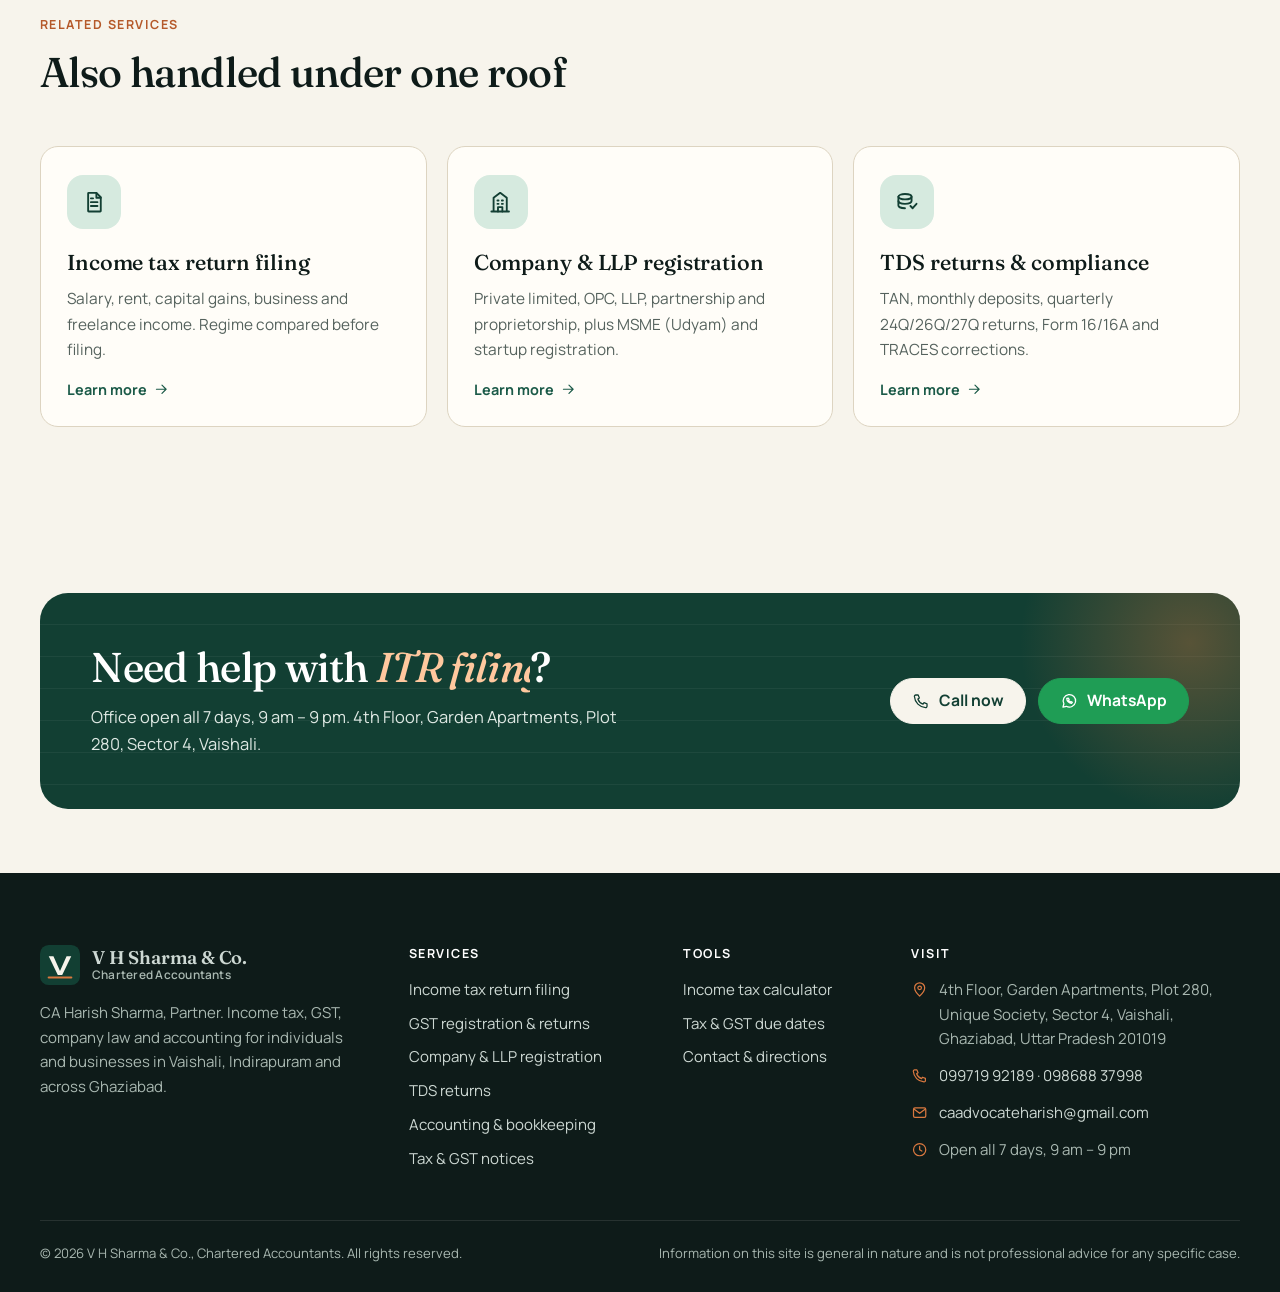
<file: gst-registration-returns.html>
<!doctype html>
<html lang="en-IN">
<head>
<meta charset="utf-8">
<meta name="viewport" content="width=device-width, initial-scale=1">
<meta name="theme-color" content="#123F33">
<link rel="icon" href="img/logo-mark.svg" type="image/svg+xml">
<link rel="apple-touch-icon" href="img/apple-touch-icon.png">
<link rel="manifest" href="site.webmanifest">
<link rel="preconnect" href="https://fonts.googleapis.com">
<link rel="preconnect" href="https://fonts.gstatic.com" crossorigin>
<link rel="stylesheet" href="https://fonts.googleapis.com/css2?family=Fraunces:opsz,wght@9..144,500;9..144,600&family=Manrope:wght@400;500;600;700&display=swap" media="print" onload="this.media='all'">
<noscript><link rel="stylesheet" href="https://fonts.googleapis.com/css2?family=Fraunces:opsz,wght@9..144,500;9..144,600&family=Manrope:wght@400;500;600;700&display=swap"></noscript>
<link rel="stylesheet" href="css/style.css?v=mwl0gc5f">
<meta name="geo.region" content="IN-UP">
<meta name="geo.placename" content="Vaishali, Ghaziabad">
<meta name="geo.position" content="28.6490649;77.3442512">
<meta name="ICBM" content="28.6490649, 77.3442512">
<meta property="og:site_name" content="V H Sharma &amp; Co. – CA Harish Sharma">
<meta property="og:type" content="website">
<meta property="og:locale" content="en_IN">
<meta property="og:image" content="https://ishaanluthra.github.io/caharishsharma-vaishali/img/og.jpg">
<meta property="og:image:width" content="1200">
<meta property="og:image:height" content="630">
<meta name="twitter:card" content="summary_large_image">
<script>document.documentElement.classList.add('js')</script>
<script type="application/ld+json">
{
  "@context": "https://schema.org",
  "@type": "AccountingService",
  "@id": "https://ishaanluthra.github.io/caharishsharma-vaishali/#business",
  "name": "V H Sharma & Co., Chartered Accountants",
  "alternateName": ["Harish Sharma (CA) - Income tax and GST consultant", "CA Harish Sharma"],
  "description": "Chartered accountant in Sector 4, Vaishali, Ghaziabad for income tax return filing, GST registration and returns, company and LLP registration, TDS, accounting and tax notice replies. Open all 7 days, 9 am to 9 pm.",
  "url": "https://ishaanluthra.github.io/caharishsharma-vaishali/",
  "logo": "https://ishaanluthra.github.io/caharishsharma-vaishali/img/logo-mark.svg",
  "image": ["https://ishaanluthra.github.io/caharishsharma-vaishali/img/og.jpg", "https://ishaanluthra.github.io/caharishsharma-vaishali/img/harish-sharma.webp"],
  "telephone": "+91-9971992189",
  "email": "caadvocateharish@gmail.com",
  "address": {
    "@type": "PostalAddress",
    "streetAddress": "4th Floor, Garden Apartments, Plot 280, Unique Society, Sector 4, Vaishali",
    "addressLocality": "Ghaziabad",
    "addressRegion": "Uttar Pradesh",
    "postalCode": "201019",
    "addressCountry": "IN"
  },
  "geo": { "@type": "GeoCoordinates", "latitude": 28.6490649, "longitude": 77.3442512 },
  "hasMap": "https://maps.google.com/?cid=11327226887401787556",
  "sameAs": ["https://maps.google.com/?cid=11327226887401787556"],
  "openingHoursSpecification": [{
    "@type": "OpeningHoursSpecification",
    "dayOfWeek": ["Monday", "Tuesday", "Wednesday", "Thursday", "Friday", "Saturday", "Sunday"],
    "opens": "09:00", "closes": "21:00"
  }],
  "areaServed": ["Vaishali", "Indirapuram", "Vasundhara", "Kaushambi", "Sahibabad", "Raj Nagar Extension", "Ghaziabad", "Noida", "East Delhi"],
  "knowsLanguage": ["en", "hi"],
  "founder": { "@id": "https://ishaanluthra.github.io/caharishsharma-vaishali/#harish" },
  "employee": {
    "@type": "Person", "@id": "https://ishaanluthra.github.io/caharishsharma-vaishali/#harish", "name": "Harish Sharma",
    "honorificPrefix": "CA", "jobTitle": "Chartered Accountant, Partner",
    "image": "https://ishaanluthra.github.io/caharishsharma-vaishali/img/harish-sharma.webp",
    "hasCredential": [
      {"@type": "EducationalOccupationalCredential", "credentialCategory": "Professional qualification", "name": "Chartered Accountant"},
      {"@type": "EducationalOccupationalCredential", "credentialCategory": "degree", "name": "LL.B."},
      {"@type": "EducationalOccupationalCredential", "credentialCategory": "degree", "name": "B.Com (Hons.), University of Delhi"}
    ]
  },
  "contactPoint": [
    {"@type": "ContactPoint", "telephone": "+91-9971992189", "contactType": "customer service", "areaServed": "IN", "availableLanguage": ["English", "Hindi"]},
    {"@type": "ContactPoint", "telephone": "+91-9868837998", "contactType": "customer service", "areaServed": "IN", "availableLanguage": ["English", "Hindi"]}
  ],
  "hasOfferCatalog": {
    "@type": "OfferCatalog",
    "name": "Chartered accountancy services",
    "itemListElement": [
      {"@type": "Offer", "itemOffered": {"@type": "Service", "name": "Income tax return filing", "url": "https://ishaanluthra.github.io/caharishsharma-vaishali/income-tax-return-filing.html"}},
      {"@type": "Offer", "itemOffered": {"@type": "Service", "name": "GST registration and return filing", "url": "https://ishaanluthra.github.io/caharishsharma-vaishali/gst-registration-returns.html"}},
      {"@type": "Offer", "itemOffered": {"@type": "Service", "name": "Company and LLP registration", "url": "https://ishaanluthra.github.io/caharishsharma-vaishali/company-registration.html"}},
      {"@type": "Offer", "itemOffered": {"@type": "Service", "name": "TDS returns and compliance", "url": "https://ishaanluthra.github.io/caharishsharma-vaishali/tds-compliance.html"}},
      {"@type": "Offer", "itemOffered": {"@type": "Service", "name": "Accounting and bookkeeping", "url": "https://ishaanluthra.github.io/caharishsharma-vaishali/accounting-bookkeeping.html"}},
      {"@type": "Offer", "itemOffered": {"@type": "Service", "name": "Income tax and GST notice replies", "url": "https://ishaanluthra.github.io/caharishsharma-vaishali/tax-notices.html"}}
    ]
  }
}
</script>

<title>GST Registration &amp; Returns, Vaishali | CA Harish Sharma</title>
<meta name="description" content="GST registration, monthly and quarterly GSTR-1 and GSTR-3B filing, ITC reconciliation with GSTR-2B, annual returns and LUT by a chartered accountant in Vaishali, Ghaziabad.">
<link rel="canonical" href="https://ishaanluthra.github.io/caharishsharma-vaishali/gst-registration-returns.html">
<meta property="og:title" content="GST Registration &amp; Returns, Vaishali | CA Harish Sharma">
<meta property="og:description" content="GST registration, monthly and quarterly GSTR-1 and GSTR-3B filing, ITC reconciliation with GSTR-2B, annual returns and LUT by a chartered accountant in Vaishali, Ghaziabad.">
<meta property="og:url" content="https://ishaanluthra.github.io/caharishsharma-vaishali/gst-registration-returns.html">
<script type="application/ld+json">{"@context":"https://schema.org","@type":"Service","serviceType":"GST Registration & Returns","name":"GST Registration & Returns in Vaishali, Ghaziabad","description":"GST registration, monthly and quarterly GSTR-1 and GSTR-3B filing, ITC reconciliation with GSTR-2B, annual returns and LUT by a chartered accountant in Vaishali, Ghaziabad.","url":"https://ishaanluthra.github.io/caharishsharma-vaishali/gst-registration-returns.html","provider":{"@id":"https://ishaanluthra.github.io/caharishsharma-vaishali/#business"},"areaServed":["Vaishali","Indirapuram","Vasundhara","Kaushambi","Ghaziabad","Noida","East Delhi"]}</script>
<script type="application/ld+json">{"@context":"https://schema.org","@type":"BreadcrumbList","itemListElement":[{"@type":"ListItem","position":1,"name":"Home","item":"https://ishaanluthra.github.io/caharishsharma-vaishali/"},{"@type":"ListItem","position":2,"name":"GST Registration & Returns","item":"https://ishaanluthra.github.io/caharishsharma-vaishali/gst-registration-returns.html"}]}</script>
<script type="application/ld+json">{"@context":"https://schema.org","@type":"FAQPage","mainEntity":[{"@type":"Question","name":"When is GST registration mandatory?","acceptedAnswer":{"@type":"Answer","text":"Generally when aggregate turnover crosses ₹40 lakh for goods or ₹20 lakh for services in a financial year (lower limits apply in some special category states). It is compulsory regardless of turnover for inter-state supply of goods, most e-commerce sellers, and a few other cases."}},{"@type":"Question","name":"How long does GST registration take?","acceptedAnswer":{"@type":"Answer","text":"Once documents are complete, an application is usually approved within a few working days. If the officer raises a query or orders physical verification, it takes longer; we handle the replies."}},{"@type":"Question","name":"What is the difference between GSTR-1 and GSTR-3B?","acceptedAnswer":{"@type":"Answer","text":"GSTR-1 reports your outward sales invoice by invoice; your buyers' input credit depends on it. GSTR-3B is the summary return in which you pay the net tax after claiming input credit."}},{"@type":"Question","name":"I have missed a few GST returns. What now?","acceptedAnswer":{"@type":"Answer","text":"File the pending returns as soon as possible with late fee and interest; long gaps can lead to suspension or cancellation of the GSTIN. Share your login and we will tell you exactly what is pending and what it will cost in late fee."}}]}</script>
</head>
<body>
<a class="skip" href="#main">Skip to content</a>
<header class="site-head">
  <div class="wrap head-row">
    <a class="brand" href="./" aria-label="V H Sharma &amp; Co. home">
      <img src="img/logo-mark.svg" alt="" width="40" height="40">
      <span><strong>V H Sharma &amp; Co.</strong><small>CA Harish Sharma · Vaishali</small></span>
    </a>
    <nav id="nav" class="nav" aria-label="Main">
      <div class="dd">
        <button type="button" aria-expanded="false" aria-controls="dd-services" data-nav="services" data-current>Services <svg class="i" aria-hidden="true"><use href="img/icons.svg#arrow"/></svg></button>
        <ul id="dd-services" class="dd-menu">
          <li><a href="income-tax-return-filing.html" data-nav="income-tax-return-filing"><svg class="i" aria-hidden="true"><use href="img/icons.svg#itr"/></svg>Income tax return filing</a></li>
          <li><a href="gst-registration-returns.html" data-nav="gst-registration-returns" aria-current="page"><svg class="i" aria-hidden="true"><use href="img/icons.svg#gst"/></svg>GST registration &amp; returns</a></li>
          <li><a href="company-registration.html" data-nav="company-registration"><svg class="i" aria-hidden="true"><use href="img/icons.svg#company"/></svg>Company &amp; LLP registration</a></li>
          <li><a href="tds-compliance.html" data-nav="tds-compliance"><svg class="i" aria-hidden="true"><use href="img/icons.svg#tds"/></svg>TDS returns &amp; compliance</a></li>
          <li><a href="accounting-bookkeeping.html" data-nav="accounting-bookkeeping"><svg class="i" aria-hidden="true"><use href="img/icons.svg#ledger"/></svg>Accounting &amp; bookkeeping</a></li>
          <li><a href="tax-notices.html" data-nav="tax-notices"><svg class="i" aria-hidden="true"><use href="img/icons.svg#notice"/></svg>Tax &amp; GST notices</a></li>
        </ul>
      </div>
      <a href="tax-calculator.html" data-nav="tax-calculator">Tax calculator</a>
      <a href="compliance-calendar.html" data-nav="compliance-calendar">Due dates</a>
      <a href="contact.html" data-nav="contact">Contact</a>
      <a class="btn btn--sm nav-cta" href="tel:+919971992189"><svg class="i" aria-hidden="true"><use href="img/icons.svg#phone"/></svg>99719 92189</a>
    </nav>
    <button class="menu-btn" type="button" aria-expanded="false" aria-controls="nav" aria-label="Open menu"><svg class="i" aria-hidden="true"><use href="img/icons.svg#menu"/></svg></button>
  </div>
</header>

<main id="main">
  <section class="page-hero">
    <div class="ledger-bg" aria-hidden="true"></div>
    <div class="wrap page-hero-grid">
      <div class="rise">
        <nav class="crumbs" aria-label="Breadcrumb"><a href="./">Home</a><span aria-hidden="true">/</span>GST registration & returns</nav>
        <p class="eyebrow"><svg class="i" aria-hidden="true"><use href="img/icons.svg#gst"/></svg>GST registration & returns · Vaishali, Ghaziabad</p>
        <h1>GST registration and returns, filed on time every month</h1>
        <p class="lead">From your first GSTIN to monthly GSTR-1 and GSTR-3B, we keep your GST clean: invoices matched, input tax credit reconciled with GSTR-2B, and returns filed before the due date.</p>
        <div class="btn-row">
          <a class="btn" href="tel:+919971992189"><svg class="i" aria-hidden="true"><use href="img/icons.svg#phone"/></svg>Call 99719 92189</a>
          <a class="btn btn--ghost" href="https://wa.me/919971992189?text=Hi%20CA%20Harish%20Sharma%2C%20I%20need%20help%20with%20gst%20registration%20%26%20returns." target="_blank" rel="noopener"><svg class="i" aria-hidden="true"><use href="img/icons.svg#whatsapp"/></svg>WhatsApp</a>
        </div>
      </div>
      <div class="lead-card rise" style="--d:.15s" id="enquire">
        <h2>Request a call back</h2>
        <p>Tell us briefly what you need. CA Harish Sharma or the team will call you back.</p>
        <form class="form" data-lead name="enquiry" method="POST" data-netlify="true" netlify-honeypot="company">
  <input type="hidden" name="form-name" value="enquiry">
  <p class="hp"><label>Leave empty <input name="company" tabindex="-1" autocomplete="off"></label></p>
  <div class="row">
    <div class="field"><label for="sp-name">Your name</label><input id="sp-name" name="name" autocomplete="name" required></div>
    <div class="field"><label for="sp-phone">Mobile number</label><input id="sp-phone" name="phone" type="tel" inputmode="numeric" autocomplete="tel" pattern="[0-9+ ]{10,14}" placeholder="10-digit mobile" required></div>
  </div>
  <div class="field"><label for="sp-need">What do you need help with?</label>
    <select id="sp-need" name="need">
      <option>Income tax return filing</option><option selected>GST registration / returns</option><option>Company or LLP registration</option><option>TDS returns</option><option>Accounting &amp; bookkeeping</option><option>Income tax or GST notice</option><option>Something else</option>
    </select>
  </div>
  <div class="field"><label for="sp-msg">Anything we should know? <span>(optional)</span></label><textarea id="sp-msg" name="message" rows="2" placeholder="e.g. salaried + rental income, notice received last week"></textarea></div>
  <button class="btn" type="submit">Request a call back <svg class="i" aria-hidden="true"><use href="img/icons.svg#arrow"/></svg></button>
  <p class="form-note"><svg class="i" aria-hidden="true"><use href="img/icons.svg#shield"/></svg>Your details are seen only by CA Harish Sharma and are kept confidential.</p>
  <p class="form-status" role="status" aria-live="polite"></p>
</form>

      </div>
    </div>
  </section>

  <section class="sec">
    <div class="wrap split">
      <div class="prose" data-reveal>
        <p class="eyebrow">How we handle it</p>
        <h2>GST Registration & Returns, the careful way</h2>
        <p>GST rewards discipline. A late GSTR-1 blocks your customers' input credit; claiming credit that is not in GSTR-2B invites a notice. We run a reconciliation every return period, so you claim every rupee of credit you are entitled to, and nothing you are not.</p>
        <p>For new businesses we handle registration end to end, including the address-proof and verification steps that most often cause rejections. For existing ones we take over filings mid-year and clean up past mismatches.</p>
      </div>
      <div class="sub-grid" data-reveal style="--d:.1s"><div class="sub"><h3>New registration</h3><p>Proprietors, partnerships, companies and LLPs, with help through officer queries.</p></div><div class="sub"><h3>Monthly / QRMP returns</h3><p>GSTR-1 and GSTR-3B under the monthly or quarterly (QRMP) scheme.</p></div><div class="sub"><h3>ITC reconciliation</h3><p>Purchase register matched with GSTR-2B every period, with supplier follow-up lists.</p></div><div class="sub"><h3>Annual & special filings</h3><p>GSTR-9, composition returns, LUT for exports, amendments and cancellation.</p></div></div>
    </div>
  </section>

  <section class="sec sec--sand">
    <div class="wrap">
      <div class="sec-head" data-reveal>
        <p class="eyebrow">Who it's for &amp; what to keep ready</p>
        <h2>Documents checklist</h2>
        <p class="lead">Not sure you have everything? Send what you have. We will tell you what is missing before any work starts.</p>
      </div>
      <div class="doc-grid">
        <div class="panel" data-reveal><h3><svg class="i" aria-hidden="true"><use href="img/icons.svg#user"/></svg>Who this suits</h3><ul class="checks"><li><svg class="i" aria-hidden="true"><use href="img/icons.svg#check"/></svg><span>New businesses crossing the GST threshold</span></li><li><svg class="i" aria-hidden="true"><use href="img/icons.svg#check"/></svg><span>Online sellers on marketplaces</span></li><li><svg class="i" aria-hidden="true"><use href="img/icons.svg#check"/></svg><span>Traders and manufacturers in Ghaziabad</span></li><li><svg class="i" aria-hidden="true"><use href="img/icons.svg#check"/></svg><span>Service providers and consultants</span></li><li><svg class="i" aria-hidden="true"><use href="img/icons.svg#check"/></svg><span>Exporters needing an LUT</span></li></ul></div>
        <div class="panel" data-reveal style="--d:0.08s"><h3><svg class="i" aria-hidden="true"><use href="img/icons.svg#itr"/></svg>For registration</h3><ul class="checks"><li><svg class="i" aria-hidden="true"><use href="img/icons.svg#check"/></svg><span>PAN and Aadhaar of the proprietor, partners or directors</span></li><li><svg class="i" aria-hidden="true"><use href="img/icons.svg#check"/></svg><span>Passport-size photograph</span></li><li><svg class="i" aria-hidden="true"><use href="img/icons.svg#check"/></svg><span>Business address proof: electricity bill plus rent agreement or NOC</span></li><li><svg class="i" aria-hidden="true"><use href="img/icons.svg#check"/></svg><span>Bank statement or cancelled cheque</span></li><li><svg class="i" aria-hidden="true"><use href="img/icons.svg#check"/></svg><span>Company / LLP documents (COI, MOA, deed) where applicable</span></li></ul></div>
        <div class="panel" data-reveal style="--d:0.16s"><h3><svg class="i" aria-hidden="true"><use href="img/icons.svg#itr"/></svg>For monthly returns</h3><ul class="checks"><li><svg class="i" aria-hidden="true"><use href="img/icons.svg#check"/></svg><span>Sales invoices or sales register</span></li><li><svg class="i" aria-hidden="true"><use href="img/icons.svg#check"/></svg><span>Purchase invoices and expense bills</span></li><li><svg class="i" aria-hidden="true"><use href="img/icons.svg#check"/></svg><span>Credit and debit notes</span></li><li><svg class="i" aria-hidden="true"><use href="img/icons.svg#check"/></svg><span>E-way bills, if issued</span></li><li><svg class="i" aria-hidden="true"><use href="img/icons.svg#check"/></svg><span>GST portal login</span></li></ul></div>
      </div>
    </div>
  </section>

  <section class="sec">
    <div class="wrap">
      <div class="sec-head" data-reveal><p class="eyebrow">Process</p><h2>Four steps, no running around</h2></div>
      <ol class="steps"><li data-reveal style="--d:0s"><span class="step-n">01</span><h3>Tell us what you need</h3><p>Call, WhatsApp or visit the office in Sector 4, Vaishali.</p></li><li data-reveal style="--d:0.08s"><span class="step-n">02</span><h3>Share documents</h3><p>Send them on WhatsApp or email. We list anything missing.</p></li><li data-reveal style="--d:0.16s"><span class="step-n">03</span><h3>We prepare and check</h3><p>CA Harish Sharma reviews the work before anything is filed.</p></li><li data-reveal style="--d:0.24s"><span class="step-n">04</span><h3>Filed, with copies</h3><p>You get acknowledgements and working papers for your records.</p></li></ol>
    </div>
  </section>

  <section class="sec sec--sand">
    <div class="wrap split">
      <div data-reveal>
        <p class="eyebrow">FAQs</p>
        <h2>GST registration & returns: common questions</h2>
        <p class="lead">Have a question that is not here? Call <a href="tel:+919971992189">99719 92189</a> or <a href="https://wa.me/919971992189?text=Hi%20CA%20Harish%20Sharma%2C%20I%20need%20help%20with%20gst%20registration%20%26%20returns." target="_blank" rel="noopener">send a WhatsApp</a>.</p>
      </div>
      <div class="faq" data-reveal style="--d:.1s">
        <details><summary>When is GST registration mandatory?</summary><p>Generally when aggregate turnover crosses ₹40 lakh for goods or ₹20 lakh for services in a financial year (lower limits apply in some special category states). It is compulsory regardless of turnover for inter-state supply of goods, most e-commerce sellers, and a few other cases.</p></details>
        <details><summary>How long does GST registration take?</summary><p>Once documents are complete, an application is usually approved within a few working days. If the officer raises a query or orders physical verification, it takes longer; we handle the replies.</p></details>
        <details><summary>What is the difference between GSTR-1 and GSTR-3B?</summary><p>GSTR-1 reports your outward sales invoice by invoice; your buyers' input credit depends on it. GSTR-3B is the summary return in which you pay the net tax after claiming input credit.</p></details>
        <details><summary>I have missed a few GST returns. What now?</summary><p>File the pending returns as soon as possible with late fee and interest; long gaps can lead to suspension or cancellation of the GSTIN. Share your login and we will tell you exactly what is pending and what it will cost in late fee.</p></details>
      </div>
    </div>
  </section>

  <section class="sec">
    <div class="wrap">
      <div class="sec-head" data-reveal><p class="eyebrow">Related services</p><h2>Also handled under one roof</h2></div>
      <div class="svc-grid svc-grid--3">
        <article class="svc" data-reveal style="--d:0s">
          <div class="svc-ic"><svg class="i" aria-hidden="true"><use href="img/icons.svg#itr"/></svg></div>
          <h3><a href="income-tax-return-filing.html">Income tax return filing</a></h3>
          <p>Salary, rent, capital gains, business and freelance income. Regime compared before filing.</p>
          <span class="more">Learn more <svg class="i" aria-hidden="true"><use href="img/icons.svg#arrow"/></svg></span>
        </article>
        <article class="svc" data-reveal style="--d:0.07s">
          <div class="svc-ic"><svg class="i" aria-hidden="true"><use href="img/icons.svg#company"/></svg></div>
          <h3><a href="company-registration.html">Company & LLP registration</a></h3>
          <p>Private limited, OPC, LLP, partnership and proprietorship, plus MSME (Udyam) and startup registration.</p>
          <span class="more">Learn more <svg class="i" aria-hidden="true"><use href="img/icons.svg#arrow"/></svg></span>
        </article>
        <article class="svc" data-reveal style="--d:0.14s">
          <div class="svc-ic"><svg class="i" aria-hidden="true"><use href="img/icons.svg#tds"/></svg></div>
          <h3><a href="tds-compliance.html">TDS returns & compliance</a></h3>
          <p>TAN, monthly deposits, quarterly 24Q/26Q/27Q returns, Form 16/16A and TRACES corrections.</p>
          <span class="more">Learn more <svg class="i" aria-hidden="true"><use href="img/icons.svg#arrow"/></svg></span>
        </article>
      </div>
    </div>
  </section>

  <section class="sec sec--tight">
    <div class="wrap">
      <div class="cta-band" data-reveal>
        <div><h2>Need help with <span class="rot" data-rot="ITR filing|GST returns|a new company|TDS returns|a tax notice|your books">ITR filing</span>?</h2><p>Office open all 7 days, 9 am – 9 pm. 4th Floor, Garden Apartments, Plot 280, Sector 4, Vaishali.</p></div>
        <div class="btn-row"><a class="btn btn--light" href="tel:+919971992189"><svg class="i" aria-hidden="true"><use href="img/icons.svg#phone"/></svg>Call now</a><a class="btn btn--wa" href="https://wa.me/919971992189" target="_blank" rel="noopener"><svg class="i" aria-hidden="true"><use href="img/icons.svg#whatsapp"/></svg>WhatsApp</a></div>
      </div>
    </div>
  </section>
</main>
<footer class="site-foot">
  <div class="wrap foot-grid">
    <div>
      <a class="brand brand--light" href="./"><img src="img/logo-mark.svg" alt="" width="40" height="40" loading="lazy"><span><strong>V H Sharma &amp; Co.</strong><small>Chartered Accountants</small></span></a>
      <p>CA Harish Sharma, Partner. Income tax, GST, company law and accounting for individuals and businesses in Vaishali, Indirapuram and across Ghaziabad.</p>
    </div>
    <div>
      <h2>Services</h2>
      <ul>
        <li><a href="income-tax-return-filing.html">Income tax return filing</a></li>
        <li><a href="gst-registration-returns.html">GST registration &amp; returns</a></li>
        <li><a href="company-registration.html">Company &amp; LLP registration</a></li>
        <li><a href="tds-compliance.html">TDS returns</a></li>
        <li><a href="accounting-bookkeeping.html">Accounting &amp; bookkeeping</a></li>
        <li><a href="tax-notices.html">Tax &amp; GST notices</a></li>
      </ul>
    </div>
    <div>
      <h2>Tools</h2>
      <ul>
        <li><a href="tax-calculator.html">Income tax calculator</a></li>
        <li><a href="compliance-calendar.html">Tax &amp; GST due dates</a></li>
        <li><a href="contact.html">Contact &amp; directions</a></li>
      </ul>
    </div>
    <div class="nap">
      <h2>Visit</h2>
      <address>
        <p><svg class="i" aria-hidden="true"><use href="img/icons.svg#pin"/></svg><span>4th Floor, Garden Apartments, Plot 280, Unique Society, Sector 4, Vaishali, Ghaziabad, Uttar Pradesh 201019</span></p>
        <p><svg class="i" aria-hidden="true"><use href="img/icons.svg#phone"/></svg><span><a href="tel:+919971992189">099719 92189</a> · <a href="tel:+919868837998">098688 37998</a></span></p>
        <p><svg class="i" aria-hidden="true"><use href="img/icons.svg#mail"/></svg><a href="mailto:caadvocateharish@gmail.com">caadvocateharish@gmail.com</a></p>
        <p><svg class="i" aria-hidden="true"><use href="img/icons.svg#clock"/></svg><span>Open all 7 days, 9 am – 9 pm</span></p>
      </address>
    </div>
  </div>
  <div class="wrap foot-base">
    <p>© <span data-year>2026</span> V H Sharma &amp; Co., Chartered Accountants. All rights reserved.</p>
    <p>Information on this site is general in nature and is not professional advice for any specific case.</p>
  </div>
</footer>
<a class="wa-float" href="https://wa.me/919971992189?text=Hi%20CA%20Harish%20Sharma%2C%20I%20need%20help%20with%20" target="_blank" rel="noopener" aria-label="Chat on WhatsApp"><svg class="i" aria-hidden="true"><use href="img/icons.svg#whatsapp"/></svg></a>
<script src="js/main.js?v=mwl0gc5f" defer></script>

</body>
</html>
</file>
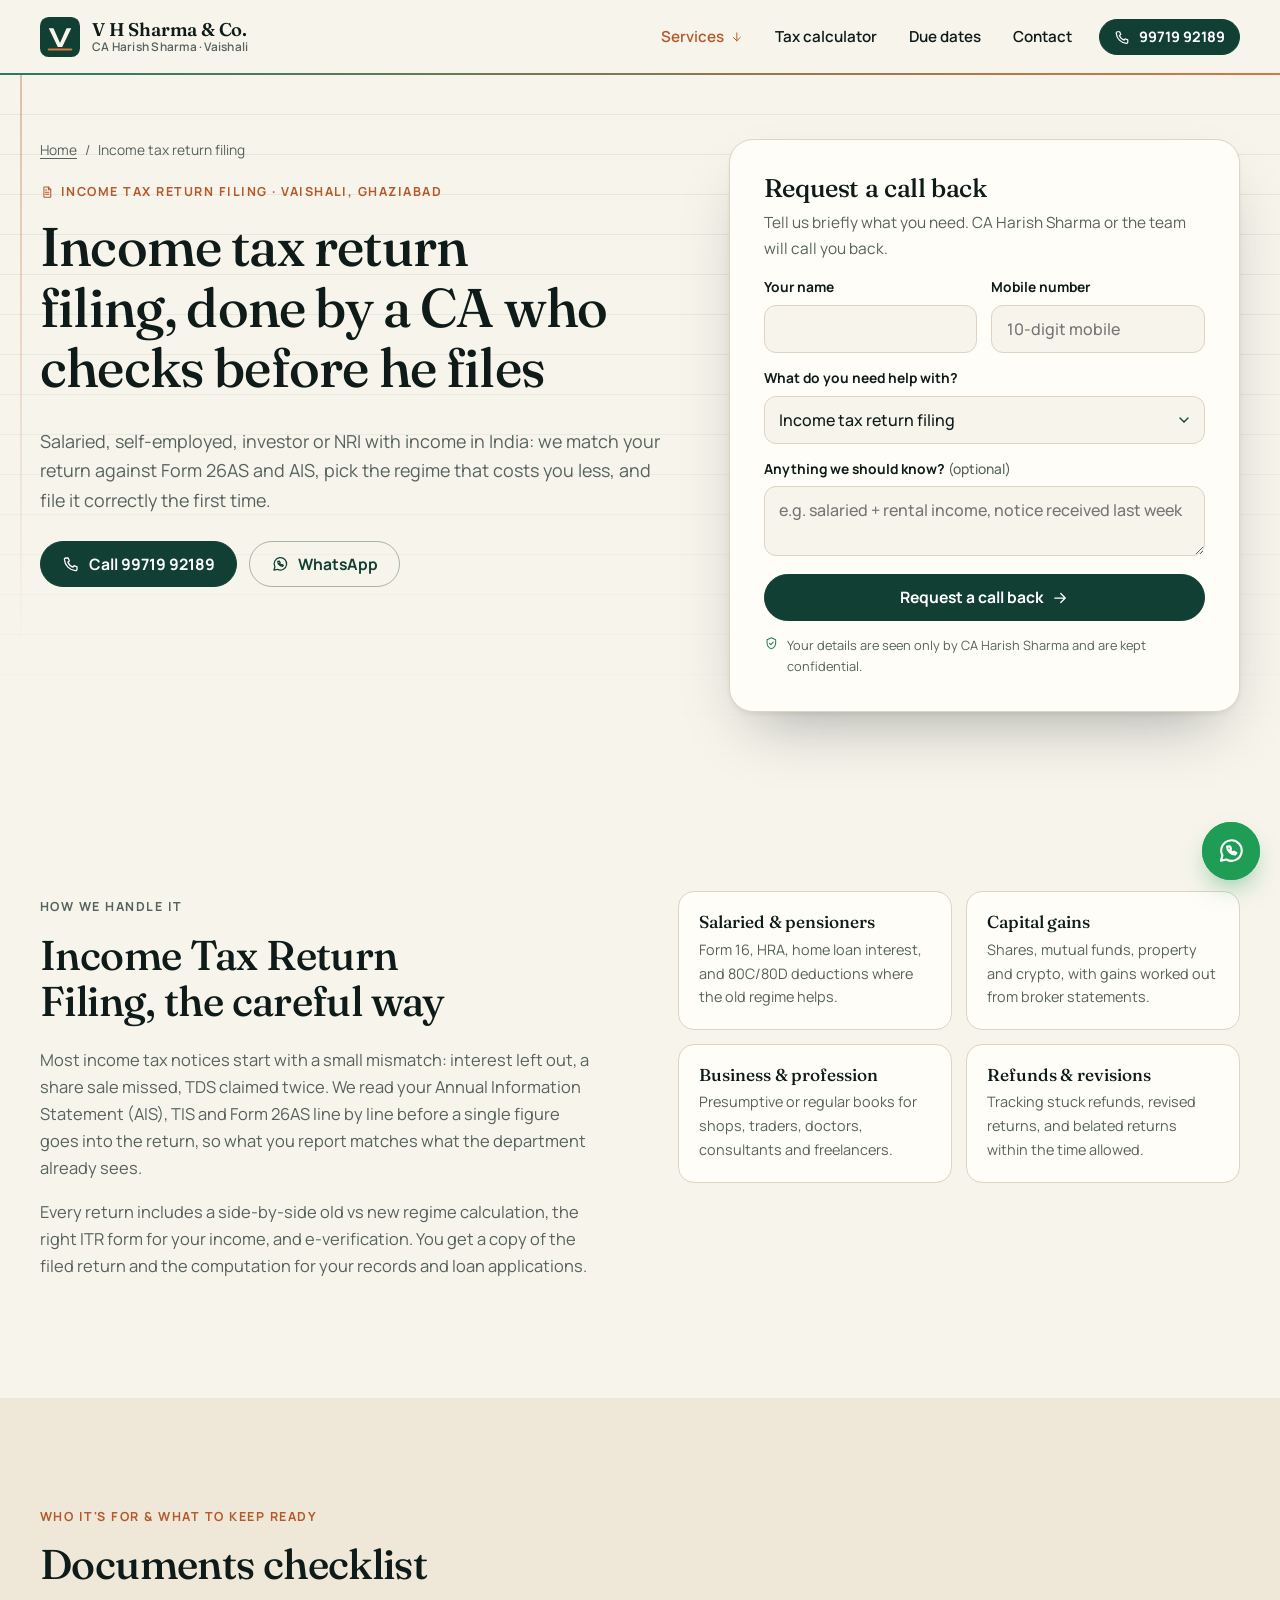
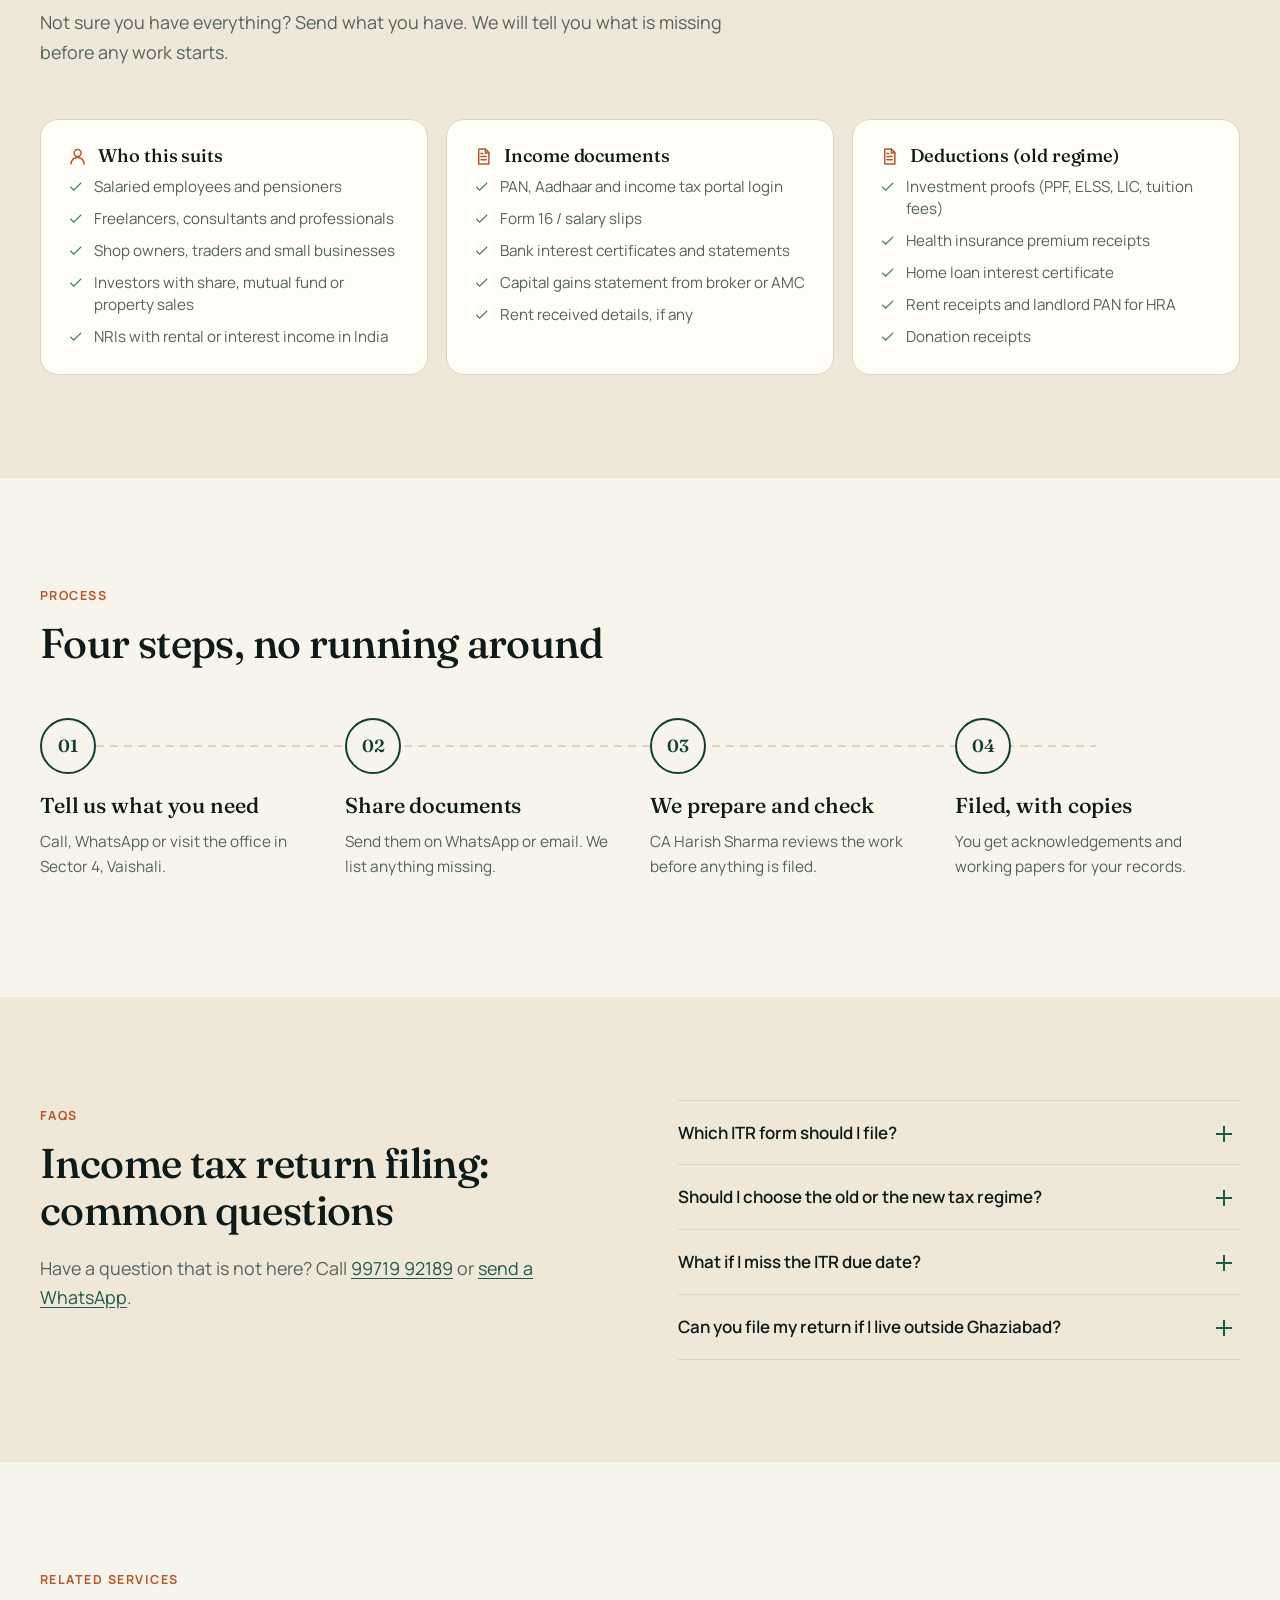
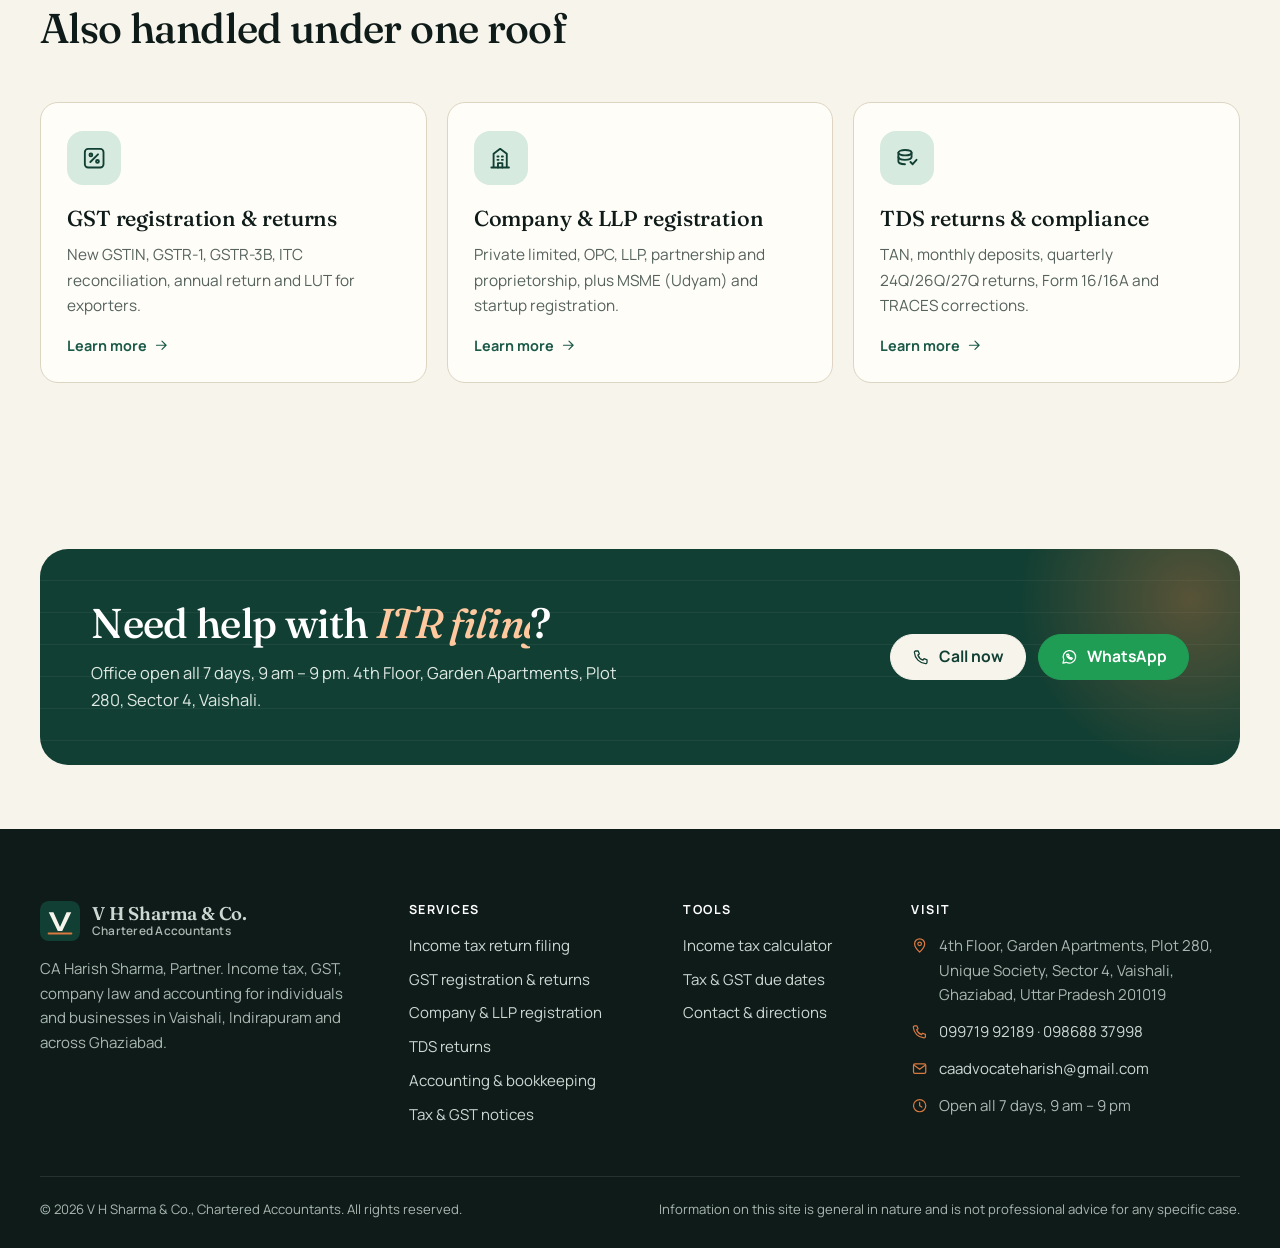
<file: income-tax-return-filing.html>
<!doctype html>
<html lang="en-IN">
<head>
<meta charset="utf-8">
<meta name="viewport" content="width=device-width, initial-scale=1">
<meta name="theme-color" content="#123F33">
<link rel="icon" href="img/logo-mark.svg" type="image/svg+xml">
<link rel="apple-touch-icon" href="img/apple-touch-icon.png">
<link rel="manifest" href="site.webmanifest">
<link rel="preconnect" href="https://fonts.googleapis.com">
<link rel="preconnect" href="https://fonts.gstatic.com" crossorigin>
<link rel="stylesheet" href="https://fonts.googleapis.com/css2?family=Fraunces:opsz,wght@9..144,500;9..144,600&family=Manrope:wght@400;500;600;700&display=swap" media="print" onload="this.media='all'">
<noscript><link rel="stylesheet" href="https://fonts.googleapis.com/css2?family=Fraunces:opsz,wght@9..144,500;9..144,600&family=Manrope:wght@400;500;600;700&display=swap"></noscript>
<link rel="stylesheet" href="css/style.css?v=mwl0gc5f">
<meta name="geo.region" content="IN-UP">
<meta name="geo.placename" content="Vaishali, Ghaziabad">
<meta name="geo.position" content="28.6490649;77.3442512">
<meta name="ICBM" content="28.6490649, 77.3442512">
<meta property="og:site_name" content="V H Sharma &amp; Co. – CA Harish Sharma">
<meta property="og:type" content="website">
<meta property="og:locale" content="en_IN">
<meta property="og:image" content="https://ishaanluthra.github.io/caharishsharma-vaishali/img/og.jpg">
<meta property="og:image:width" content="1200">
<meta property="og:image:height" content="630">
<meta name="twitter:card" content="summary_large_image">
<script>document.documentElement.classList.add('js')</script>
<script type="application/ld+json">
{
  "@context": "https://schema.org",
  "@type": "AccountingService",
  "@id": "https://ishaanluthra.github.io/caharishsharma-vaishali/#business",
  "name": "V H Sharma & Co., Chartered Accountants",
  "alternateName": ["Harish Sharma (CA) - Income tax and GST consultant", "CA Harish Sharma"],
  "description": "Chartered accountant in Sector 4, Vaishali, Ghaziabad for income tax return filing, GST registration and returns, company and LLP registration, TDS, accounting and tax notice replies. Open all 7 days, 9 am to 9 pm.",
  "url": "https://ishaanluthra.github.io/caharishsharma-vaishali/",
  "logo": "https://ishaanluthra.github.io/caharishsharma-vaishali/img/logo-mark.svg",
  "image": ["https://ishaanluthra.github.io/caharishsharma-vaishali/img/og.jpg", "https://ishaanluthra.github.io/caharishsharma-vaishali/img/harish-sharma.webp"],
  "telephone": "+91-9971992189",
  "email": "caadvocateharish@gmail.com",
  "address": {
    "@type": "PostalAddress",
    "streetAddress": "4th Floor, Garden Apartments, Plot 280, Unique Society, Sector 4, Vaishali",
    "addressLocality": "Ghaziabad",
    "addressRegion": "Uttar Pradesh",
    "postalCode": "201019",
    "addressCountry": "IN"
  },
  "geo": { "@type": "GeoCoordinates", "latitude": 28.6490649, "longitude": 77.3442512 },
  "hasMap": "https://maps.google.com/?cid=11327226887401787556",
  "sameAs": ["https://maps.google.com/?cid=11327226887401787556"],
  "openingHoursSpecification": [{
    "@type": "OpeningHoursSpecification",
    "dayOfWeek": ["Monday", "Tuesday", "Wednesday", "Thursday", "Friday", "Saturday", "Sunday"],
    "opens": "09:00", "closes": "21:00"
  }],
  "areaServed": ["Vaishali", "Indirapuram", "Vasundhara", "Kaushambi", "Sahibabad", "Raj Nagar Extension", "Ghaziabad", "Noida", "East Delhi"],
  "knowsLanguage": ["en", "hi"],
  "founder": { "@id": "https://ishaanluthra.github.io/caharishsharma-vaishali/#harish" },
  "employee": {
    "@type": "Person", "@id": "https://ishaanluthra.github.io/caharishsharma-vaishali/#harish", "name": "Harish Sharma",
    "honorificPrefix": "CA", "jobTitle": "Chartered Accountant, Partner",
    "image": "https://ishaanluthra.github.io/caharishsharma-vaishali/img/harish-sharma.webp",
    "hasCredential": [
      {"@type": "EducationalOccupationalCredential", "credentialCategory": "Professional qualification", "name": "Chartered Accountant"},
      {"@type": "EducationalOccupationalCredential", "credentialCategory": "degree", "name": "LL.B."},
      {"@type": "EducationalOccupationalCredential", "credentialCategory": "degree", "name": "B.Com (Hons.), University of Delhi"}
    ]
  },
  "contactPoint": [
    {"@type": "ContactPoint", "telephone": "+91-9971992189", "contactType": "customer service", "areaServed": "IN", "availableLanguage": ["English", "Hindi"]},
    {"@type": "ContactPoint", "telephone": "+91-9868837998", "contactType": "customer service", "areaServed": "IN", "availableLanguage": ["English", "Hindi"]}
  ],
  "hasOfferCatalog": {
    "@type": "OfferCatalog",
    "name": "Chartered accountancy services",
    "itemListElement": [
      {"@type": "Offer", "itemOffered": {"@type": "Service", "name": "Income tax return filing", "url": "https://ishaanluthra.github.io/caharishsharma-vaishali/income-tax-return-filing.html"}},
      {"@type": "Offer", "itemOffered": {"@type": "Service", "name": "GST registration and return filing", "url": "https://ishaanluthra.github.io/caharishsharma-vaishali/gst-registration-returns.html"}},
      {"@type": "Offer", "itemOffered": {"@type": "Service", "name": "Company and LLP registration", "url": "https://ishaanluthra.github.io/caharishsharma-vaishali/company-registration.html"}},
      {"@type": "Offer", "itemOffered": {"@type": "Service", "name": "TDS returns and compliance", "url": "https://ishaanluthra.github.io/caharishsharma-vaishali/tds-compliance.html"}},
      {"@type": "Offer", "itemOffered": {"@type": "Service", "name": "Accounting and bookkeeping", "url": "https://ishaanluthra.github.io/caharishsharma-vaishali/accounting-bookkeeping.html"}},
      {"@type": "Offer", "itemOffered": {"@type": "Service", "name": "Income tax and GST notice replies", "url": "https://ishaanluthra.github.io/caharishsharma-vaishali/tax-notices.html"}}
    ]
  }
}
</script>

<title>ITR Filing in Vaishali, Ghaziabad | CA Harish Sharma</title>
<meta name="description" content="ITR filing by a chartered accountant in Sector 4, Vaishali, Ghaziabad. Salary, rent, capital gains, business and freelance income. Old vs new regime compared before you file.">
<link rel="canonical" href="https://ishaanluthra.github.io/caharishsharma-vaishali/income-tax-return-filing.html">
<meta property="og:title" content="ITR Filing in Vaishali, Ghaziabad | CA Harish Sharma">
<meta property="og:description" content="ITR filing by a chartered accountant in Sector 4, Vaishali, Ghaziabad. Salary, rent, capital gains, business and freelance income. Old vs new regime compared before you file.">
<meta property="og:url" content="https://ishaanluthra.github.io/caharishsharma-vaishali/income-tax-return-filing.html">
<script type="application/ld+json">{"@context":"https://schema.org","@type":"Service","serviceType":"Income Tax Return Filing","name":"Income Tax Return Filing in Vaishali, Ghaziabad","description":"ITR filing by a chartered accountant in Sector 4, Vaishali, Ghaziabad. Salary, rent, capital gains, business and freelance income. Old vs new regime compared before you file.","url":"https://ishaanluthra.github.io/caharishsharma-vaishali/income-tax-return-filing.html","provider":{"@id":"https://ishaanluthra.github.io/caharishsharma-vaishali/#business"},"areaServed":["Vaishali","Indirapuram","Vasundhara","Kaushambi","Ghaziabad","Noida","East Delhi"]}</script>
<script type="application/ld+json">{"@context":"https://schema.org","@type":"BreadcrumbList","itemListElement":[{"@type":"ListItem","position":1,"name":"Home","item":"https://ishaanluthra.github.io/caharishsharma-vaishali/"},{"@type":"ListItem","position":2,"name":"Income Tax Return Filing","item":"https://ishaanluthra.github.io/caharishsharma-vaishali/income-tax-return-filing.html"}]}</script>
<script type="application/ld+json">{"@context":"https://schema.org","@type":"FAQPage","mainEntity":[{"@type":"Question","name":"Which ITR form should I file?","acceptedAnswer":{"@type":"Answer","text":"It depends on your income. Salary and one house property usually means ITR-1; most capital gains or more than one property means ITR-2; business or professional income means ITR-3, or ITR-4 under the presumptive scheme. We pick the correct form after looking at your AIS."}},{"@type":"Question","name":"Should I choose the old or the new tax regime?","acceptedAnswer":{"@type":"Answer","text":"The new regime is the default and has lower slab rates with almost no deductions. The old regime can still work out cheaper if you claim large deductions such as HRA, home loan interest and 80C. We calculate both before filing. You can also try our income tax calculator."}},{"@type":"Question","name":"What if I miss the ITR due date?","acceptedAnswer":{"@type":"Answer","text":"You can usually still file a belated return within the period the law allows, with a late fee and interest on any tax due. Losses from business or capital gains generally cannot be carried forward in a belated return, so filing on time matters."}},{"@type":"Question","name":"Can you file my return if I live outside Ghaziabad?","acceptedAnswer":{"@type":"Answer","text":"Yes. Documents can be shared on WhatsApp or email and the return is e-verified online. Clients in Vaishali, Indirapuram and nearby are welcome to visit the office in Sector 4."}}]}</script>
</head>
<body>
<a class="skip" href="#main">Skip to content</a>
<header class="site-head">
  <div class="wrap head-row">
    <a class="brand" href="./" aria-label="V H Sharma &amp; Co. home">
      <img src="img/logo-mark.svg" alt="" width="40" height="40">
      <span><strong>V H Sharma &amp; Co.</strong><small>CA Harish Sharma · Vaishali</small></span>
    </a>
    <nav id="nav" class="nav" aria-label="Main">
      <div class="dd">
        <button type="button" aria-expanded="false" aria-controls="dd-services" data-nav="services" data-current>Services <svg class="i" aria-hidden="true"><use href="img/icons.svg#arrow"/></svg></button>
        <ul id="dd-services" class="dd-menu">
          <li><a href="income-tax-return-filing.html" data-nav="income-tax-return-filing" aria-current="page"><svg class="i" aria-hidden="true"><use href="img/icons.svg#itr"/></svg>Income tax return filing</a></li>
          <li><a href="gst-registration-returns.html" data-nav="gst-registration-returns"><svg class="i" aria-hidden="true"><use href="img/icons.svg#gst"/></svg>GST registration &amp; returns</a></li>
          <li><a href="company-registration.html" data-nav="company-registration"><svg class="i" aria-hidden="true"><use href="img/icons.svg#company"/></svg>Company &amp; LLP registration</a></li>
          <li><a href="tds-compliance.html" data-nav="tds-compliance"><svg class="i" aria-hidden="true"><use href="img/icons.svg#tds"/></svg>TDS returns &amp; compliance</a></li>
          <li><a href="accounting-bookkeeping.html" data-nav="accounting-bookkeeping"><svg class="i" aria-hidden="true"><use href="img/icons.svg#ledger"/></svg>Accounting &amp; bookkeeping</a></li>
          <li><a href="tax-notices.html" data-nav="tax-notices"><svg class="i" aria-hidden="true"><use href="img/icons.svg#notice"/></svg>Tax &amp; GST notices</a></li>
        </ul>
      </div>
      <a href="tax-calculator.html" data-nav="tax-calculator">Tax calculator</a>
      <a href="compliance-calendar.html" data-nav="compliance-calendar">Due dates</a>
      <a href="contact.html" data-nav="contact">Contact</a>
      <a class="btn btn--sm nav-cta" href="tel:+919971992189"><svg class="i" aria-hidden="true"><use href="img/icons.svg#phone"/></svg>99719 92189</a>
    </nav>
    <button class="menu-btn" type="button" aria-expanded="false" aria-controls="nav" aria-label="Open menu"><svg class="i" aria-hidden="true"><use href="img/icons.svg#menu"/></svg></button>
  </div>
</header>

<main id="main">
  <section class="page-hero">
    <div class="ledger-bg" aria-hidden="true"></div>
    <div class="wrap page-hero-grid">
      <div class="rise">
        <nav class="crumbs" aria-label="Breadcrumb"><a href="./">Home</a><span aria-hidden="true">/</span>Income tax return filing</nav>
        <p class="eyebrow"><svg class="i" aria-hidden="true"><use href="img/icons.svg#itr"/></svg>Income tax return filing · Vaishali, Ghaziabad</p>
        <h1>Income tax return filing, done by a CA who checks before he files</h1>
        <p class="lead">Salaried, self-employed, investor or NRI with income in India: we match your return against Form 26AS and AIS, pick the regime that costs you less, and file it correctly the first time.</p>
        <div class="btn-row">
          <a class="btn" href="tel:+919971992189"><svg class="i" aria-hidden="true"><use href="img/icons.svg#phone"/></svg>Call 99719 92189</a>
          <a class="btn btn--ghost" href="https://wa.me/919971992189?text=Hi%20CA%20Harish%20Sharma%2C%20I%20need%20help%20with%20income%20tax%20return%20filing." target="_blank" rel="noopener"><svg class="i" aria-hidden="true"><use href="img/icons.svg#whatsapp"/></svg>WhatsApp</a>
        </div>
      </div>
      <div class="lead-card rise" style="--d:.15s" id="enquire">
        <h2>Request a call back</h2>
        <p>Tell us briefly what you need. CA Harish Sharma or the team will call you back.</p>
        <form class="form" data-lead name="enquiry" method="POST" data-netlify="true" netlify-honeypot="company">
  <input type="hidden" name="form-name" value="enquiry">
  <p class="hp"><label>Leave empty <input name="company" tabindex="-1" autocomplete="off"></label></p>
  <div class="row">
    <div class="field"><label for="sp-name">Your name</label><input id="sp-name" name="name" autocomplete="name" required></div>
    <div class="field"><label for="sp-phone">Mobile number</label><input id="sp-phone" name="phone" type="tel" inputmode="numeric" autocomplete="tel" pattern="[0-9+ ]{10,14}" placeholder="10-digit mobile" required></div>
  </div>
  <div class="field"><label for="sp-need">What do you need help with?</label>
    <select id="sp-need" name="need">
      <option selected>Income tax return filing</option><option>GST registration / returns</option><option>Company or LLP registration</option><option>TDS returns</option><option>Accounting &amp; bookkeeping</option><option>Income tax or GST notice</option><option>Something else</option>
    </select>
  </div>
  <div class="field"><label for="sp-msg">Anything we should know? <span>(optional)</span></label><textarea id="sp-msg" name="message" rows="2" placeholder="e.g. salaried + rental income, notice received last week"></textarea></div>
  <button class="btn" type="submit">Request a call back <svg class="i" aria-hidden="true"><use href="img/icons.svg#arrow"/></svg></button>
  <p class="form-note"><svg class="i" aria-hidden="true"><use href="img/icons.svg#shield"/></svg>Your details are seen only by CA Harish Sharma and are kept confidential.</p>
  <p class="form-status" role="status" aria-live="polite"></p>
</form>

      </div>
    </div>
  </section>

  <section class="sec">
    <div class="wrap split">
      <div class="prose" data-reveal>
        <p class="eyebrow">How we handle it</p>
        <h2>Income Tax Return Filing, the careful way</h2>
        <p>Most income tax notices start with a small mismatch: interest left out, a share sale missed, TDS claimed twice. We read your Annual Information Statement (AIS), TIS and Form 26AS line by line before a single figure goes into the return, so what you report matches what the department already sees.</p>
        <p>Every return includes a side-by-side old vs new regime calculation, the right ITR form for your income, and e-verification. You get a copy of the filed return and the computation for your records and loan applications.</p>
      </div>
      <div class="sub-grid" data-reveal style="--d:.1s"><div class="sub"><h3>Salaried & pensioners</h3><p>Form 16, HRA, home loan interest, and 80C/80D deductions where the old regime helps.</p></div><div class="sub"><h3>Capital gains</h3><p>Shares, mutual funds, property and crypto, with gains worked out from broker statements.</p></div><div class="sub"><h3>Business & profession</h3><p>Presumptive or regular books for shops, traders, doctors, consultants and freelancers.</p></div><div class="sub"><h3>Refunds & revisions</h3><p>Tracking stuck refunds, revised returns, and belated returns within the time allowed.</p></div></div>
    </div>
  </section>

  <section class="sec sec--sand">
    <div class="wrap">
      <div class="sec-head" data-reveal>
        <p class="eyebrow">Who it's for &amp; what to keep ready</p>
        <h2>Documents checklist</h2>
        <p class="lead">Not sure you have everything? Send what you have. We will tell you what is missing before any work starts.</p>
      </div>
      <div class="doc-grid">
        <div class="panel" data-reveal><h3><svg class="i" aria-hidden="true"><use href="img/icons.svg#user"/></svg>Who this suits</h3><ul class="checks"><li><svg class="i" aria-hidden="true"><use href="img/icons.svg#check"/></svg><span>Salaried employees and pensioners</span></li><li><svg class="i" aria-hidden="true"><use href="img/icons.svg#check"/></svg><span>Freelancers, consultants and professionals</span></li><li><svg class="i" aria-hidden="true"><use href="img/icons.svg#check"/></svg><span>Shop owners, traders and small businesses</span></li><li><svg class="i" aria-hidden="true"><use href="img/icons.svg#check"/></svg><span>Investors with share, mutual fund or property sales</span></li><li><svg class="i" aria-hidden="true"><use href="img/icons.svg#check"/></svg><span>NRIs with rental or interest income in India</span></li></ul></div>
        <div class="panel" data-reveal style="--d:0.08s"><h3><svg class="i" aria-hidden="true"><use href="img/icons.svg#itr"/></svg>Income documents</h3><ul class="checks"><li><svg class="i" aria-hidden="true"><use href="img/icons.svg#check"/></svg><span>PAN, Aadhaar and income tax portal login</span></li><li><svg class="i" aria-hidden="true"><use href="img/icons.svg#check"/></svg><span>Form 16 / salary slips</span></li><li><svg class="i" aria-hidden="true"><use href="img/icons.svg#check"/></svg><span>Bank interest certificates and statements</span></li><li><svg class="i" aria-hidden="true"><use href="img/icons.svg#check"/></svg><span>Capital gains statement from broker or AMC</span></li><li><svg class="i" aria-hidden="true"><use href="img/icons.svg#check"/></svg><span>Rent received details, if any</span></li></ul></div>
        <div class="panel" data-reveal style="--d:0.16s"><h3><svg class="i" aria-hidden="true"><use href="img/icons.svg#itr"/></svg>Deductions (old regime)</h3><ul class="checks"><li><svg class="i" aria-hidden="true"><use href="img/icons.svg#check"/></svg><span>Investment proofs (PPF, ELSS, LIC, tuition fees)</span></li><li><svg class="i" aria-hidden="true"><use href="img/icons.svg#check"/></svg><span>Health insurance premium receipts</span></li><li><svg class="i" aria-hidden="true"><use href="img/icons.svg#check"/></svg><span>Home loan interest certificate</span></li><li><svg class="i" aria-hidden="true"><use href="img/icons.svg#check"/></svg><span>Rent receipts and landlord PAN for HRA</span></li><li><svg class="i" aria-hidden="true"><use href="img/icons.svg#check"/></svg><span>Donation receipts</span></li></ul></div>
      </div>
    </div>
  </section>

  <section class="sec">
    <div class="wrap">
      <div class="sec-head" data-reveal><p class="eyebrow">Process</p><h2>Four steps, no running around</h2></div>
      <ol class="steps"><li data-reveal style="--d:0s"><span class="step-n">01</span><h3>Tell us what you need</h3><p>Call, WhatsApp or visit the office in Sector 4, Vaishali.</p></li><li data-reveal style="--d:0.08s"><span class="step-n">02</span><h3>Share documents</h3><p>Send them on WhatsApp or email. We list anything missing.</p></li><li data-reveal style="--d:0.16s"><span class="step-n">03</span><h3>We prepare and check</h3><p>CA Harish Sharma reviews the work before anything is filed.</p></li><li data-reveal style="--d:0.24s"><span class="step-n">04</span><h3>Filed, with copies</h3><p>You get acknowledgements and working papers for your records.</p></li></ol>
    </div>
  </section>

  <section class="sec sec--sand">
    <div class="wrap split">
      <div data-reveal>
        <p class="eyebrow">FAQs</p>
        <h2>Income tax return filing: common questions</h2>
        <p class="lead">Have a question that is not here? Call <a href="tel:+919971992189">99719 92189</a> or <a href="https://wa.me/919971992189?text=Hi%20CA%20Harish%20Sharma%2C%20I%20need%20help%20with%20income%20tax%20return%20filing." target="_blank" rel="noopener">send a WhatsApp</a>.</p>
      </div>
      <div class="faq" data-reveal style="--d:.1s">
        <details><summary>Which ITR form should I file?</summary><p>It depends on your income. Salary and one house property usually means ITR-1; most capital gains or more than one property means ITR-2; business or professional income means ITR-3, or ITR-4 under the presumptive scheme. We pick the correct form after looking at your AIS.</p></details>
        <details><summary>Should I choose the old or the new tax regime?</summary><p>The new regime is the default and has lower slab rates with almost no deductions. The old regime can still work out cheaper if you claim large deductions such as HRA, home loan interest and 80C. We calculate both before filing. You can also try our income tax calculator.</p></details>
        <details><summary>What if I miss the ITR due date?</summary><p>You can usually still file a belated return within the period the law allows, with a late fee and interest on any tax due. Losses from business or capital gains generally cannot be carried forward in a belated return, so filing on time matters.</p></details>
        <details><summary>Can you file my return if I live outside Ghaziabad?</summary><p>Yes. Documents can be shared on WhatsApp or email and the return is e-verified online. Clients in Vaishali, Indirapuram and nearby are welcome to visit the office in Sector 4.</p></details>
      </div>
    </div>
  </section>

  <section class="sec">
    <div class="wrap">
      <div class="sec-head" data-reveal><p class="eyebrow">Related services</p><h2>Also handled under one roof</h2></div>
      <div class="svc-grid svc-grid--3">
        <article class="svc" data-reveal style="--d:0s">
          <div class="svc-ic"><svg class="i" aria-hidden="true"><use href="img/icons.svg#gst"/></svg></div>
          <h3><a href="gst-registration-returns.html">GST registration & returns</a></h3>
          <p>New GSTIN, GSTR-1, GSTR-3B, ITC reconciliation, annual return and LUT for exporters.</p>
          <span class="more">Learn more <svg class="i" aria-hidden="true"><use href="img/icons.svg#arrow"/></svg></span>
        </article>
        <article class="svc" data-reveal style="--d:0.07s">
          <div class="svc-ic"><svg class="i" aria-hidden="true"><use href="img/icons.svg#company"/></svg></div>
          <h3><a href="company-registration.html">Company & LLP registration</a></h3>
          <p>Private limited, OPC, LLP, partnership and proprietorship, plus MSME (Udyam) and startup registration.</p>
          <span class="more">Learn more <svg class="i" aria-hidden="true"><use href="img/icons.svg#arrow"/></svg></span>
        </article>
        <article class="svc" data-reveal style="--d:0.14s">
          <div class="svc-ic"><svg class="i" aria-hidden="true"><use href="img/icons.svg#tds"/></svg></div>
          <h3><a href="tds-compliance.html">TDS returns & compliance</a></h3>
          <p>TAN, monthly deposits, quarterly 24Q/26Q/27Q returns, Form 16/16A and TRACES corrections.</p>
          <span class="more">Learn more <svg class="i" aria-hidden="true"><use href="img/icons.svg#arrow"/></svg></span>
        </article>
      </div>
    </div>
  </section>

  <section class="sec sec--tight">
    <div class="wrap">
      <div class="cta-band" data-reveal>
        <div><h2>Need help with <span class="rot" data-rot="ITR filing|GST returns|a new company|TDS returns|a tax notice|your books">ITR filing</span>?</h2><p>Office open all 7 days, 9 am – 9 pm. 4th Floor, Garden Apartments, Plot 280, Sector 4, Vaishali.</p></div>
        <div class="btn-row"><a class="btn btn--light" href="tel:+919971992189"><svg class="i" aria-hidden="true"><use href="img/icons.svg#phone"/></svg>Call now</a><a class="btn btn--wa" href="https://wa.me/919971992189" target="_blank" rel="noopener"><svg class="i" aria-hidden="true"><use href="img/icons.svg#whatsapp"/></svg>WhatsApp</a></div>
      </div>
    </div>
  </section>
</main>
<footer class="site-foot">
  <div class="wrap foot-grid">
    <div>
      <a class="brand brand--light" href="./"><img src="img/logo-mark.svg" alt="" width="40" height="40" loading="lazy"><span><strong>V H Sharma &amp; Co.</strong><small>Chartered Accountants</small></span></a>
      <p>CA Harish Sharma, Partner. Income tax, GST, company law and accounting for individuals and businesses in Vaishali, Indirapuram and across Ghaziabad.</p>
    </div>
    <div>
      <h2>Services</h2>
      <ul>
        <li><a href="income-tax-return-filing.html">Income tax return filing</a></li>
        <li><a href="gst-registration-returns.html">GST registration &amp; returns</a></li>
        <li><a href="company-registration.html">Company &amp; LLP registration</a></li>
        <li><a href="tds-compliance.html">TDS returns</a></li>
        <li><a href="accounting-bookkeeping.html">Accounting &amp; bookkeeping</a></li>
        <li><a href="tax-notices.html">Tax &amp; GST notices</a></li>
      </ul>
    </div>
    <div>
      <h2>Tools</h2>
      <ul>
        <li><a href="tax-calculator.html">Income tax calculator</a></li>
        <li><a href="compliance-calendar.html">Tax &amp; GST due dates</a></li>
        <li><a href="contact.html">Contact &amp; directions</a></li>
      </ul>
    </div>
    <div class="nap">
      <h2>Visit</h2>
      <address>
        <p><svg class="i" aria-hidden="true"><use href="img/icons.svg#pin"/></svg><span>4th Floor, Garden Apartments, Plot 280, Unique Society, Sector 4, Vaishali, Ghaziabad, Uttar Pradesh 201019</span></p>
        <p><svg class="i" aria-hidden="true"><use href="img/icons.svg#phone"/></svg><span><a href="tel:+919971992189">099719 92189</a> · <a href="tel:+919868837998">098688 37998</a></span></p>
        <p><svg class="i" aria-hidden="true"><use href="img/icons.svg#mail"/></svg><a href="mailto:caadvocateharish@gmail.com">caadvocateharish@gmail.com</a></p>
        <p><svg class="i" aria-hidden="true"><use href="img/icons.svg#clock"/></svg><span>Open all 7 days, 9 am – 9 pm</span></p>
      </address>
    </div>
  </div>
  <div class="wrap foot-base">
    <p>© <span data-year>2026</span> V H Sharma &amp; Co., Chartered Accountants. All rights reserved.</p>
    <p>Information on this site is general in nature and is not professional advice for any specific case.</p>
  </div>
</footer>
<a class="wa-float" href="https://wa.me/919971992189?text=Hi%20CA%20Harish%20Sharma%2C%20I%20need%20help%20with%20" target="_blank" rel="noopener" aria-label="Chat on WhatsApp"><svg class="i" aria-hidden="true"><use href="img/icons.svg#whatsapp"/></svg></a>
<script src="js/main.js?v=mwl0gc5f" defer></script>

</body>
</html>
</file>
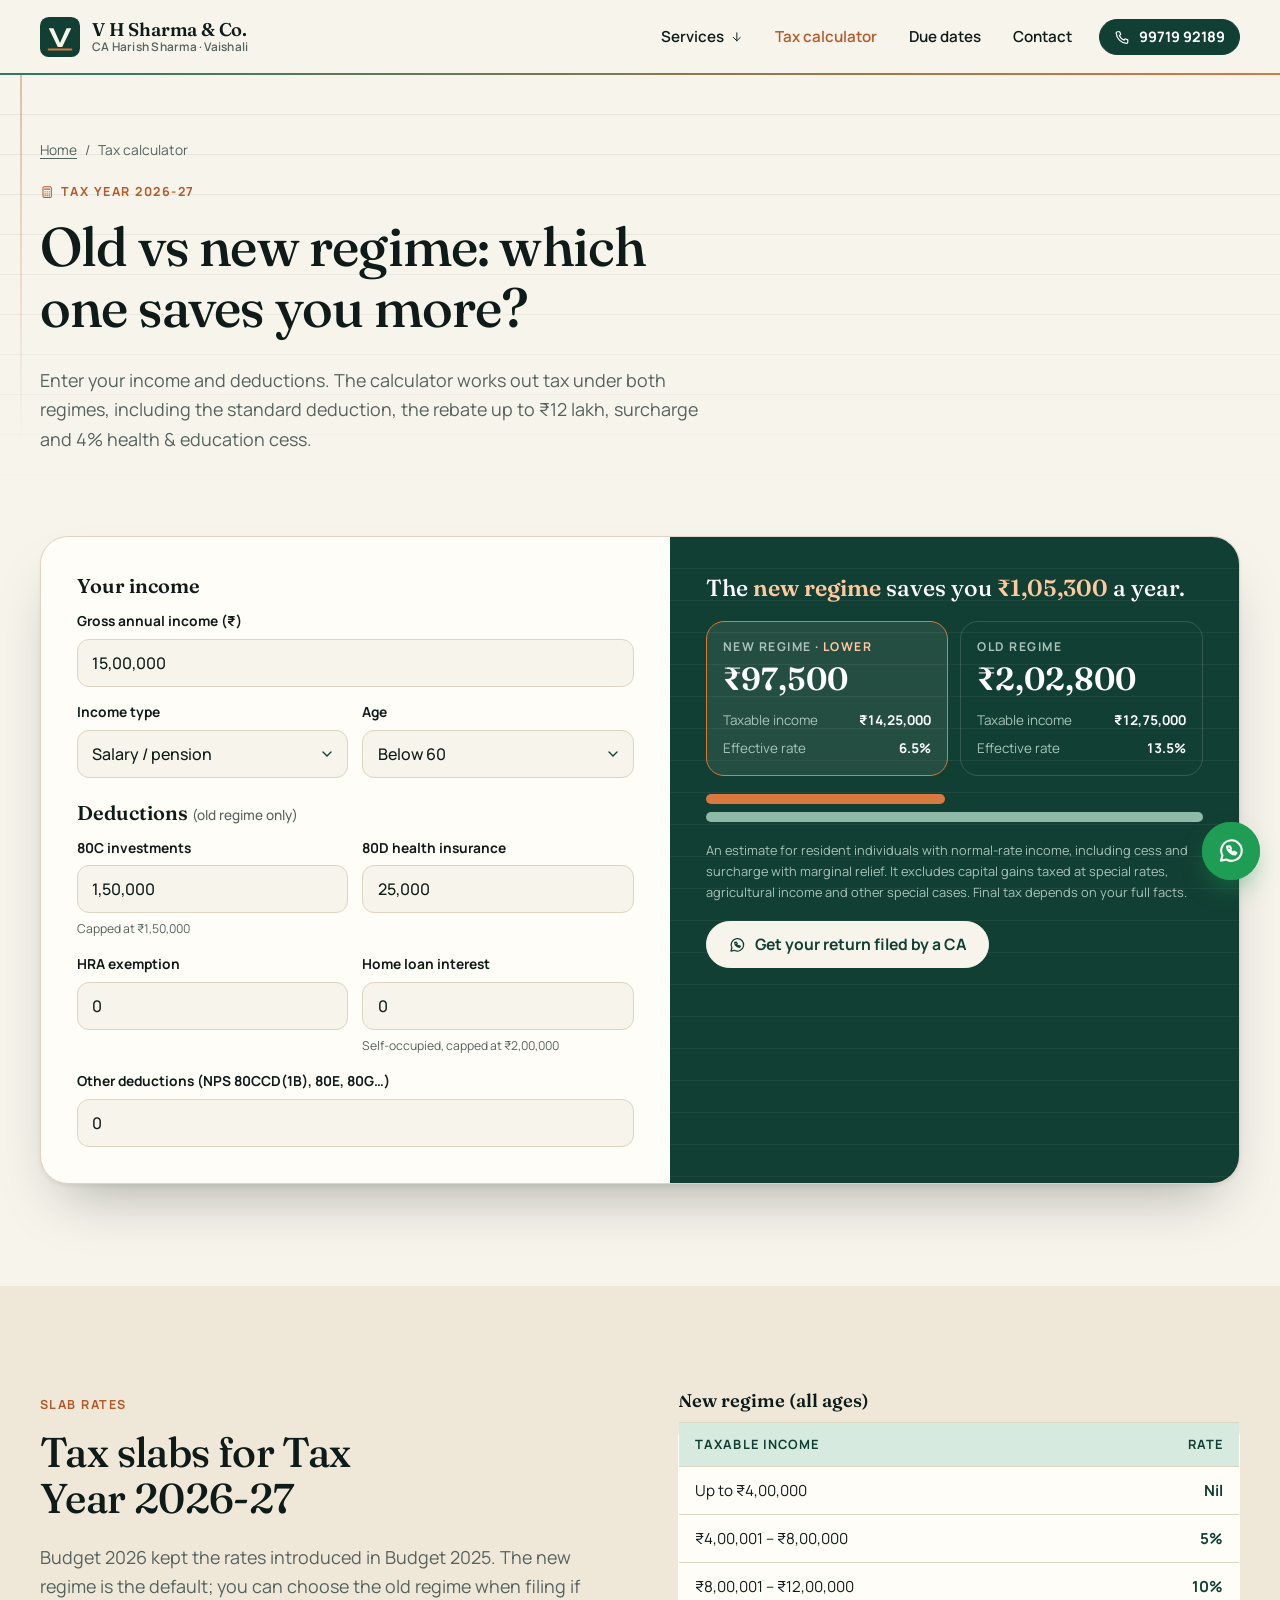
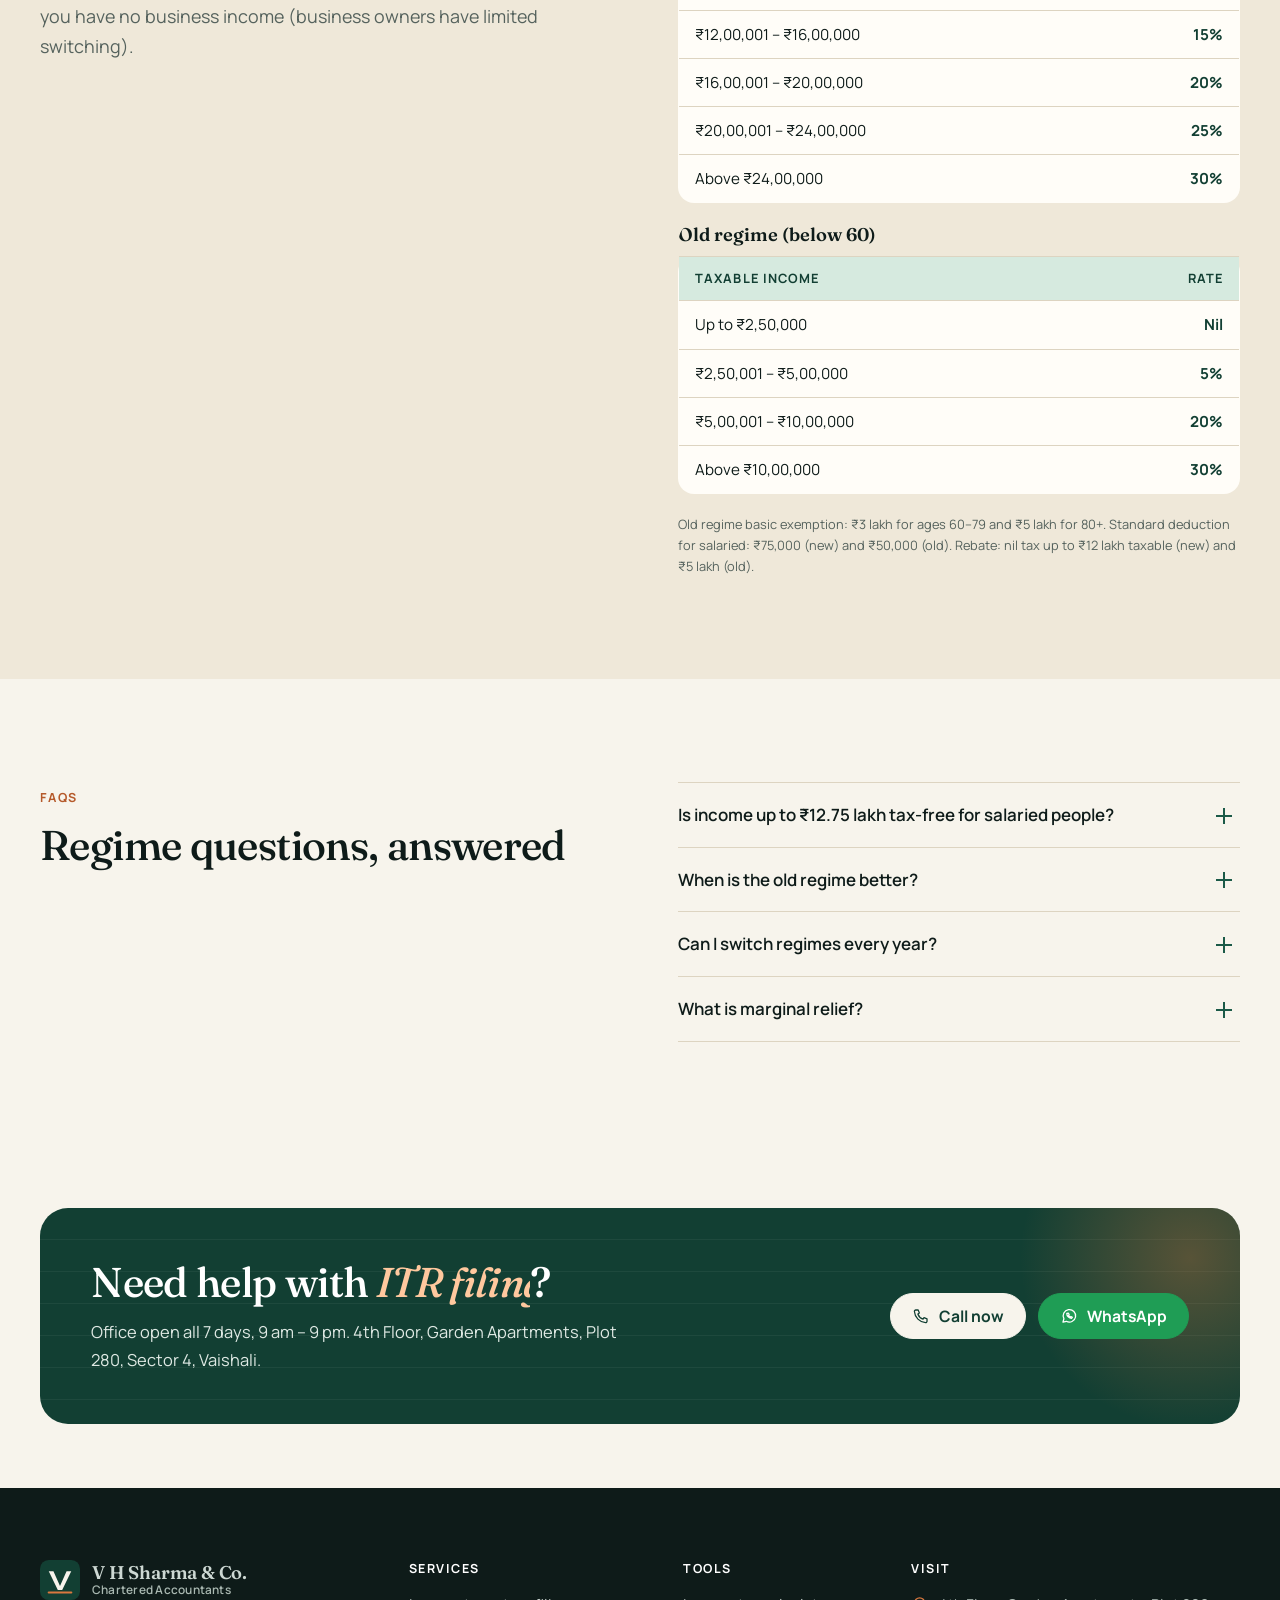
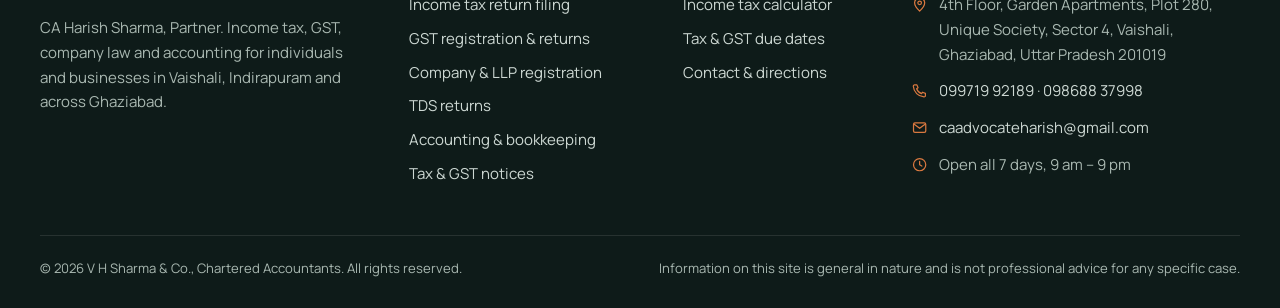
<file: tax-calculator.html>
<!doctype html>
<html lang="en-IN">
<head>
<meta charset="utf-8">
<meta name="viewport" content="width=device-width, initial-scale=1">
<meta name="theme-color" content="#123F33">
<link rel="icon" href="img/logo-mark.svg" type="image/svg+xml">
<link rel="apple-touch-icon" href="img/apple-touch-icon.png">
<link rel="manifest" href="site.webmanifest">
<link rel="preconnect" href="https://fonts.googleapis.com">
<link rel="preconnect" href="https://fonts.gstatic.com" crossorigin>
<link rel="stylesheet" href="https://fonts.googleapis.com/css2?family=Fraunces:opsz,wght@9..144,500;9..144,600&family=Manrope:wght@400;500;600;700&display=swap" media="print" onload="this.media='all'">
<noscript><link rel="stylesheet" href="https://fonts.googleapis.com/css2?family=Fraunces:opsz,wght@9..144,500;9..144,600&family=Manrope:wght@400;500;600;700&display=swap"></noscript>
<link rel="stylesheet" href="css/style.css?v=mwl0gc5f">
<meta name="geo.region" content="IN-UP">
<meta name="geo.placename" content="Vaishali, Ghaziabad">
<meta name="geo.position" content="28.6490649;77.3442512">
<meta name="ICBM" content="28.6490649, 77.3442512">
<meta property="og:site_name" content="V H Sharma &amp; Co. – CA Harish Sharma">
<meta property="og:type" content="website">
<meta property="og:locale" content="en_IN">
<meta property="og:image" content="https://ishaanluthra.github.io/caharishsharma-vaishali/img/og.jpg">
<meta property="og:image:width" content="1200">
<meta property="og:image:height" content="630">
<meta name="twitter:card" content="summary_large_image">
<script>document.documentElement.classList.add('js')</script>
<script type="application/ld+json">
{
  "@context": "https://schema.org",
  "@type": "AccountingService",
  "@id": "https://ishaanluthra.github.io/caharishsharma-vaishali/#business",
  "name": "V H Sharma & Co., Chartered Accountants",
  "alternateName": ["Harish Sharma (CA) - Income tax and GST consultant", "CA Harish Sharma"],
  "description": "Chartered accountant in Sector 4, Vaishali, Ghaziabad for income tax return filing, GST registration and returns, company and LLP registration, TDS, accounting and tax notice replies. Open all 7 days, 9 am to 9 pm.",
  "url": "https://ishaanluthra.github.io/caharishsharma-vaishali/",
  "logo": "https://ishaanluthra.github.io/caharishsharma-vaishali/img/logo-mark.svg",
  "image": ["https://ishaanluthra.github.io/caharishsharma-vaishali/img/og.jpg", "https://ishaanluthra.github.io/caharishsharma-vaishali/img/harish-sharma.webp"],
  "telephone": "+91-9971992189",
  "email": "caadvocateharish@gmail.com",
  "address": {
    "@type": "PostalAddress",
    "streetAddress": "4th Floor, Garden Apartments, Plot 280, Unique Society, Sector 4, Vaishali",
    "addressLocality": "Ghaziabad",
    "addressRegion": "Uttar Pradesh",
    "postalCode": "201019",
    "addressCountry": "IN"
  },
  "geo": { "@type": "GeoCoordinates", "latitude": 28.6490649, "longitude": 77.3442512 },
  "hasMap": "https://maps.google.com/?cid=11327226887401787556",
  "sameAs": ["https://maps.google.com/?cid=11327226887401787556"],
  "openingHoursSpecification": [{
    "@type": "OpeningHoursSpecification",
    "dayOfWeek": ["Monday", "Tuesday", "Wednesday", "Thursday", "Friday", "Saturday", "Sunday"],
    "opens": "09:00", "closes": "21:00"
  }],
  "areaServed": ["Vaishali", "Indirapuram", "Vasundhara", "Kaushambi", "Sahibabad", "Raj Nagar Extension", "Ghaziabad", "Noida", "East Delhi"],
  "knowsLanguage": ["en", "hi"],
  "founder": { "@id": "https://ishaanluthra.github.io/caharishsharma-vaishali/#harish" },
  "employee": {
    "@type": "Person", "@id": "https://ishaanluthra.github.io/caharishsharma-vaishali/#harish", "name": "Harish Sharma",
    "honorificPrefix": "CA", "jobTitle": "Chartered Accountant, Partner",
    "image": "https://ishaanluthra.github.io/caharishsharma-vaishali/img/harish-sharma.webp",
    "hasCredential": [
      {"@type": "EducationalOccupationalCredential", "credentialCategory": "Professional qualification", "name": "Chartered Accountant"},
      {"@type": "EducationalOccupationalCredential", "credentialCategory": "degree", "name": "LL.B."},
      {"@type": "EducationalOccupationalCredential", "credentialCategory": "degree", "name": "B.Com (Hons.), University of Delhi"}
    ]
  },
  "contactPoint": [
    {"@type": "ContactPoint", "telephone": "+91-9971992189", "contactType": "customer service", "areaServed": "IN", "availableLanguage": ["English", "Hindi"]},
    {"@type": "ContactPoint", "telephone": "+91-9868837998", "contactType": "customer service", "areaServed": "IN", "availableLanguage": ["English", "Hindi"]}
  ],
  "hasOfferCatalog": {
    "@type": "OfferCatalog",
    "name": "Chartered accountancy services",
    "itemListElement": [
      {"@type": "Offer", "itemOffered": {"@type": "Service", "name": "Income tax return filing", "url": "https://ishaanluthra.github.io/caharishsharma-vaishali/income-tax-return-filing.html"}},
      {"@type": "Offer", "itemOffered": {"@type": "Service", "name": "GST registration and return filing", "url": "https://ishaanluthra.github.io/caharishsharma-vaishali/gst-registration-returns.html"}},
      {"@type": "Offer", "itemOffered": {"@type": "Service", "name": "Company and LLP registration", "url": "https://ishaanluthra.github.io/caharishsharma-vaishali/company-registration.html"}},
      {"@type": "Offer", "itemOffered": {"@type": "Service", "name": "TDS returns and compliance", "url": "https://ishaanluthra.github.io/caharishsharma-vaishali/tds-compliance.html"}},
      {"@type": "Offer", "itemOffered": {"@type": "Service", "name": "Accounting and bookkeeping", "url": "https://ishaanluthra.github.io/caharishsharma-vaishali/accounting-bookkeeping.html"}},
      {"@type": "Offer", "itemOffered": {"@type": "Service", "name": "Income tax and GST notice replies", "url": "https://ishaanluthra.github.io/caharishsharma-vaishali/tax-notices.html"}}
    ]
  }
}
</script>

<title>Old vs New Tax Regime Calculator 2026-27 | CA Harish Sharma</title>
<meta name="description" content="Compare your income tax under the old and new regime for Tax Year 2026-27 (FY 2025-26 rates continue). Includes standard deduction, ₹12 lakh rebate, surcharge and 4% cess. Free to use.">
<link rel="canonical" href="https://ishaanluthra.github.io/caharishsharma-vaishali/tax-calculator.html">
<meta property="og:title" content="Old vs New Tax Regime Calculator 2026-27">
<meta property="og:description" content="See which regime saves you more tax, in seconds.">
<meta property="og:url" content="https://ishaanluthra.github.io/caharishsharma-vaishali/tax-calculator.html">
<script type="application/ld+json">{"@context":"https://schema.org","@type":"WebApplication","name":"Old vs New Regime Income Tax Calculator","url":"https://ishaanluthra.github.io/caharishsharma-vaishali/tax-calculator.html","applicationCategory":"FinanceApplication","operatingSystem":"Any","offers":{"@type":"Offer","price":"0","priceCurrency":"INR"},"provider":{"@id":"https://ishaanluthra.github.io/caharishsharma-vaishali/#business"}}</script>
<script type="application/ld+json">{"@context":"https://schema.org","@type":"FAQPage","mainEntity":[{"@type":"Question","name":"What are the new regime tax slabs for 2026-27?","acceptedAnswer":{"@type":"Answer","text":"Up to ₹4 lakh nil; ₹4–8 lakh 5%; ₹8–12 lakh 10%; ₹12–16 lakh 15%; ₹16–20 lakh 20%; ₹20–24 lakh 25%; above ₹24 lakh 30%. Budget 2026 kept these rates unchanged. A rebate makes tax nil for taxable income up to ₹12 lakh (other than special-rate income such as capital gains)."}},{"@type":"Question","name":"Is income up to ₹12.75 lakh tax-free for salaried people?","acceptedAnswer":{"@type":"Answer","text":"Under the new regime, salaried individuals get a ₹75,000 standard deduction, so salary up to ₹12.75 lakh brings taxable income to ₹12 lakh, where the rebate makes the tax nil. Income taxed at special rates, such as capital gains, is not covered."}},{"@type":"Question","name":"When is the old regime better?","acceptedAnswer":{"@type":"Answer","text":"The old regime can work out cheaper when you claim large deductions and exemptions, such as HRA, home loan interest, 80C and 80D. The break-even depends on your income, so compare both using the calculator."}}]}</script>
</head>
<body>
<a class="skip" href="#main">Skip to content</a>
<header class="site-head">
  <div class="wrap head-row">
    <a class="brand" href="./" aria-label="V H Sharma &amp; Co. home">
      <img src="img/logo-mark.svg" alt="" width="40" height="40">
      <span><strong>V H Sharma &amp; Co.</strong><small>CA Harish Sharma · Vaishali</small></span>
    </a>
    <nav id="nav" class="nav" aria-label="Main">
      <div class="dd">
        <button type="button" aria-expanded="false" aria-controls="dd-services" data-nav="services">Services <svg class="i" aria-hidden="true"><use href="img/icons.svg#arrow"/></svg></button>
        <ul id="dd-services" class="dd-menu">
          <li><a href="income-tax-return-filing.html" data-nav="income-tax-return-filing"><svg class="i" aria-hidden="true"><use href="img/icons.svg#itr"/></svg>Income tax return filing</a></li>
          <li><a href="gst-registration-returns.html" data-nav="gst-registration-returns"><svg class="i" aria-hidden="true"><use href="img/icons.svg#gst"/></svg>GST registration &amp; returns</a></li>
          <li><a href="company-registration.html" data-nav="company-registration"><svg class="i" aria-hidden="true"><use href="img/icons.svg#company"/></svg>Company &amp; LLP registration</a></li>
          <li><a href="tds-compliance.html" data-nav="tds-compliance"><svg class="i" aria-hidden="true"><use href="img/icons.svg#tds"/></svg>TDS returns &amp; compliance</a></li>
          <li><a href="accounting-bookkeeping.html" data-nav="accounting-bookkeeping"><svg class="i" aria-hidden="true"><use href="img/icons.svg#ledger"/></svg>Accounting &amp; bookkeeping</a></li>
          <li><a href="tax-notices.html" data-nav="tax-notices"><svg class="i" aria-hidden="true"><use href="img/icons.svg#notice"/></svg>Tax &amp; GST notices</a></li>
        </ul>
      </div>
      <a href="tax-calculator.html" data-nav="tax-calculator" aria-current="page">Tax calculator</a>
      <a href="compliance-calendar.html" data-nav="compliance-calendar">Due dates</a>
      <a href="contact.html" data-nav="contact">Contact</a>
      <a class="btn btn--sm nav-cta" href="tel:+919971992189"><svg class="i" aria-hidden="true"><use href="img/icons.svg#phone"/></svg>99719 92189</a>
    </nav>
    <button class="menu-btn" type="button" aria-expanded="false" aria-controls="nav" aria-label="Open menu"><svg class="i" aria-hidden="true"><use href="img/icons.svg#menu"/></svg></button>
  </div>
</header>

<main id="main">
  <section class="page-hero page-hero--short">
    <div class="ledger-bg" aria-hidden="true"></div>
    <div class="wrap rise">
      <nav class="crumbs" aria-label="Breadcrumb"><a href="./">Home</a><span aria-hidden="true">/</span>Tax calculator</nav>
      <p class="eyebrow"><svg class="i" aria-hidden="true"><use href="img/icons.svg#calc"/></svg>Tax Year 2026-27</p>
      <h1>Old vs new regime: which one saves you more?</h1>
      <p class="lead">Enter your income and deductions. The calculator works out tax under both regimes, including the standard deduction, the rebate up to ₹12 lakh, surcharge and 4% health &amp; education cess.</p>
    </div>
  </section>

  <section class="sec sec--flush-top">
    <div class="wrap">
      <div class="calc" data-tax>
        <form class="calc-in" onsubmit="return false">
          <fieldset>
            <legend>Your income</legend>
            <div class="field"><label for="t-inc">Gross annual income (₹)</label><input id="t-inc" data-in="inc" type="text" inputmode="numeric" value="15,00,000" autocomplete="off"></div>
            <div class="row">
              <div class="field"><label for="t-type">Income type</label><select id="t-type" data-in="type"><option value="sal">Salary / pension</option><option value="oth">Business / other</option></select></div>
              <div class="field"><label for="t-age">Age</label><select id="t-age" data-in="age"><option value="0">Below 60</option><option value="1">60 to 79</option><option value="2">80 and above</option></select></div>
            </div>
          </fieldset>
          <fieldset>
            <legend>Deductions <span>(old regime only)</span></legend>
            <div class="row">
              <div class="field"><label for="t-80c">80C investments</label><input id="t-80c" data-in="d80c" type="text" inputmode="numeric" value="1,50,000" autocomplete="off"><small>Capped at ₹1,50,000</small></div>
              <div class="field"><label for="t-80d">80D health insurance</label><input id="t-80d" data-in="d80d" type="text" inputmode="numeric" value="25,000" autocomplete="off"></div>
            </div>
            <div class="row">
              <div class="field"><label for="t-hra">HRA exemption</label><input id="t-hra" data-in="hra" type="text" inputmode="numeric" value="0" autocomplete="off"></div>
              <div class="field"><label for="t-home">Home loan interest</label><input id="t-home" data-in="home" type="text" inputmode="numeric" value="0" autocomplete="off"><small>Self-occupied, capped at ₹2,00,000</small></div>
            </div>
            <div class="field"><label for="t-oth">Other deductions (NPS 80CCD(1B), 80E, 80G…)</label><input id="t-oth" data-in="oth" type="text" inputmode="numeric" value="0" autocomplete="off"></div>
          </fieldset>
        </form>
        <div class="calc-out" aria-live="polite">
          <p class="verdict" data-out="verdict">Calculating…</p>
          <div class="regimes">
            <div class="regime" data-out="newBox"><h2>New regime</h2><p class="big" data-out="newTax">₹0</p><dl><div><dt>Taxable income</dt><dd data-out="newTI">₹0</dd></div><div><dt>Effective rate</dt><dd data-out="newRate">0%</dd></div></dl></div>
            <div class="regime" data-out="oldBox"><h2>Old regime</h2><p class="big" data-out="oldTax">₹0</p><dl><div><dt>Taxable income</dt><dd data-out="oldTI">₹0</dd></div><div><dt>Effective rate</dt><dd data-out="oldRate">0%</dd></div></dl></div>
          </div>
          <div class="bars" aria-hidden="true"><span data-out="newBar"></span><span data-out="oldBar"></span></div>
          <p class="calc-note">An estimate for resident individuals with normal-rate income, including cess and surcharge with marginal relief. It excludes capital gains taxed at special rates, agricultural income and other special cases. Final tax depends on your full facts.</p>
          <a class="btn btn--light" href="https://wa.me/919971992189?text=Hi%20CA%20Harish%20Sharma%2C%20I%20used%20your%20tax%20calculator%20and%20want%20help%20choosing%20a%20regime." target="_blank" rel="noopener"><svg class="i" aria-hidden="true"><use href="img/icons.svg#whatsapp"/></svg>Get your return filed by a CA</a>
        </div>
      </div>
    </div>
  </section>

  <section class="sec sec--sand">
    <div class="wrap split">
      <div data-reveal>
        <p class="eyebrow">Slab rates</p>
        <h2>Tax slabs for Tax Year 2026-27</h2>
        <p class="lead">Budget 2026 kept the rates introduced in Budget 2025. The new regime is the default; you can choose the old regime when filing if you have no business income (business owners have limited switching).</p>
      </div>
      <div class="slabs" data-reveal style="--d:.1s">
        <table>
          <caption>New regime (all ages)</caption>
          <thead><tr><th scope="col">Taxable income</th><th scope="col">Rate</th></tr></thead>
          <tbody>
            <tr><td>Up to ₹4,00,000</td><td>Nil</td></tr><tr><td>₹4,00,001 – ₹8,00,000</td><td>5%</td></tr><tr><td>₹8,00,001 – ₹12,00,000</td><td>10%</td></tr><tr><td>₹12,00,001 – ₹16,00,000</td><td>15%</td></tr><tr><td>₹16,00,001 – ₹20,00,000</td><td>20%</td></tr><tr><td>₹20,00,001 – ₹24,00,000</td><td>25%</td></tr><tr><td>Above ₹24,00,000</td><td>30%</td></tr>
          </tbody>
        </table>
        <table>
          <caption>Old regime (below 60)</caption>
          <thead><tr><th scope="col">Taxable income</th><th scope="col">Rate</th></tr></thead>
          <tbody>
            <tr><td>Up to ₹2,50,000</td><td>Nil</td></tr><tr><td>₹2,50,001 – ₹5,00,000</td><td>5%</td></tr><tr><td>₹5,00,001 – ₹10,00,000</td><td>20%</td></tr><tr><td>Above ₹10,00,000</td><td>30%</td></tr>
          </tbody>
        </table>
        <p class="calc-note">Old regime basic exemption: ₹3 lakh for ages 60–79 and ₹5 lakh for 80+. Standard deduction for salaried: ₹75,000 (new) and ₹50,000 (old). Rebate: nil tax up to ₹12 lakh taxable (new) and ₹5 lakh (old).</p>
      </div>
    </div>
  </section>

  <section class="sec">
    <div class="wrap split">
      <div data-reveal><p class="eyebrow">FAQs</p><h2>Regime questions, answered</h2></div>
      <div class="faq" data-reveal style="--d:.1s">
        <details><summary>Is income up to ₹12.75 lakh tax-free for salaried people?</summary><p>Under the new regime, the ₹75,000 standard deduction brings a ₹12.75 lakh salary down to ₹12 lakh taxable, where the rebate makes the tax nil. Income taxed at special rates, such as capital gains, is not covered by this.</p></details>
        <details><summary>When is the old regime better?</summary><p>When your deductions and exemptions are large: HRA in a high-rent city, home loan interest, full 80C and 80D, NPS. The break-even moves with income, which is why it is worth running both numbers every year.</p></details>
        <details><summary>Can I switch regimes every year?</summary><p>Salaried individuals without business income can choose the regime each year when filing the return. Those with business or professional income have limited options to switch, so the choice needs more care.</p></details>
        <details><summary>What is marginal relief?</summary><p>If your taxable income is slightly above ₹12 lakh under the new regime, the tax payable is capped at the amount by which your income exceeds ₹12 lakh. The same idea applies at each surcharge threshold. The calculator applies both.</p></details>
      </div>
    </div>
  </section>

  <section class="sec sec--tight">
    <div class="wrap">
      <div class="cta-band" data-reveal>
        <div><h2>Need help with <span class="rot" data-rot="ITR filing|GST returns|a new company|TDS returns|a tax notice|your books">ITR filing</span>?</h2><p>Office open all 7 days, 9 am – 9 pm. 4th Floor, Garden Apartments, Plot 280, Sector 4, Vaishali.</p></div>
        <div class="btn-row"><a class="btn btn--light" href="tel:+919971992189"><svg class="i" aria-hidden="true"><use href="img/icons.svg#phone"/></svg>Call now</a><a class="btn btn--wa" href="https://wa.me/919971992189" target="_blank" rel="noopener"><svg class="i" aria-hidden="true"><use href="img/icons.svg#whatsapp"/></svg>WhatsApp</a></div>
      </div>
    </div>
  </section>
</main>
<footer class="site-foot">
  <div class="wrap foot-grid">
    <div>
      <a class="brand brand--light" href="./"><img src="img/logo-mark.svg" alt="" width="40" height="40" loading="lazy"><span><strong>V H Sharma &amp; Co.</strong><small>Chartered Accountants</small></span></a>
      <p>CA Harish Sharma, Partner. Income tax, GST, company law and accounting for individuals and businesses in Vaishali, Indirapuram and across Ghaziabad.</p>
    </div>
    <div>
      <h2>Services</h2>
      <ul>
        <li><a href="income-tax-return-filing.html">Income tax return filing</a></li>
        <li><a href="gst-registration-returns.html">GST registration &amp; returns</a></li>
        <li><a href="company-registration.html">Company &amp; LLP registration</a></li>
        <li><a href="tds-compliance.html">TDS returns</a></li>
        <li><a href="accounting-bookkeeping.html">Accounting &amp; bookkeeping</a></li>
        <li><a href="tax-notices.html">Tax &amp; GST notices</a></li>
      </ul>
    </div>
    <div>
      <h2>Tools</h2>
      <ul>
        <li><a href="tax-calculator.html">Income tax calculator</a></li>
        <li><a href="compliance-calendar.html">Tax &amp; GST due dates</a></li>
        <li><a href="contact.html">Contact &amp; directions</a></li>
      </ul>
    </div>
    <div class="nap">
      <h2>Visit</h2>
      <address>
        <p><svg class="i" aria-hidden="true"><use href="img/icons.svg#pin"/></svg><span>4th Floor, Garden Apartments, Plot 280, Unique Society, Sector 4, Vaishali, Ghaziabad, Uttar Pradesh 201019</span></p>
        <p><svg class="i" aria-hidden="true"><use href="img/icons.svg#phone"/></svg><span><a href="tel:+919971992189">099719 92189</a> · <a href="tel:+919868837998">098688 37998</a></span></p>
        <p><svg class="i" aria-hidden="true"><use href="img/icons.svg#mail"/></svg><a href="mailto:caadvocateharish@gmail.com">caadvocateharish@gmail.com</a></p>
        <p><svg class="i" aria-hidden="true"><use href="img/icons.svg#clock"/></svg><span>Open all 7 days, 9 am – 9 pm</span></p>
      </address>
    </div>
  </div>
  <div class="wrap foot-base">
    <p>© <span data-year>2026</span> V H Sharma &amp; Co., Chartered Accountants. All rights reserved.</p>
    <p>Information on this site is general in nature and is not professional advice for any specific case.</p>
  </div>
</footer>
<a class="wa-float" href="https://wa.me/919971992189?text=Hi%20CA%20Harish%20Sharma%2C%20I%20need%20help%20with%20" target="_blank" rel="noopener" aria-label="Chat on WhatsApp"><svg class="i" aria-hidden="true"><use href="img/icons.svg#whatsapp"/></svg></a>
<script src="js/main.js?v=mwl0gc5f" defer></script>

</body>
</html>
</file>
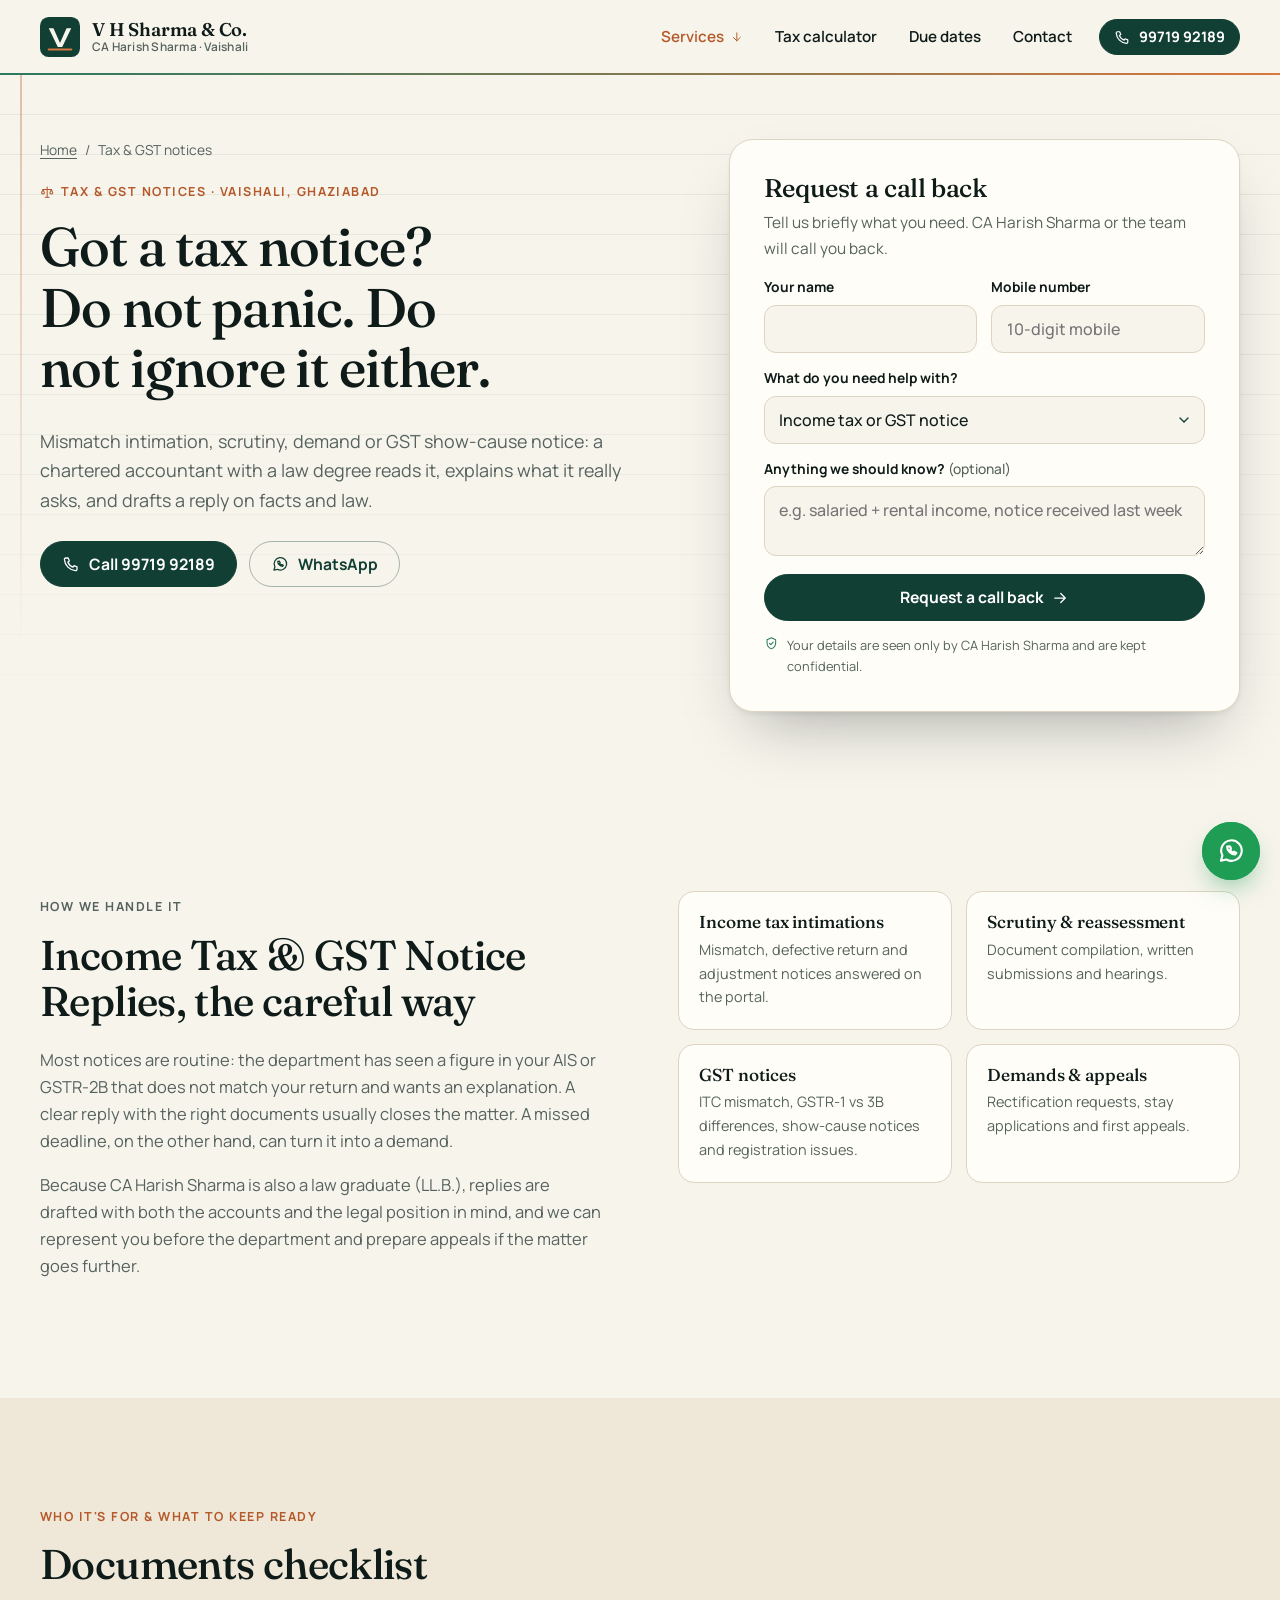
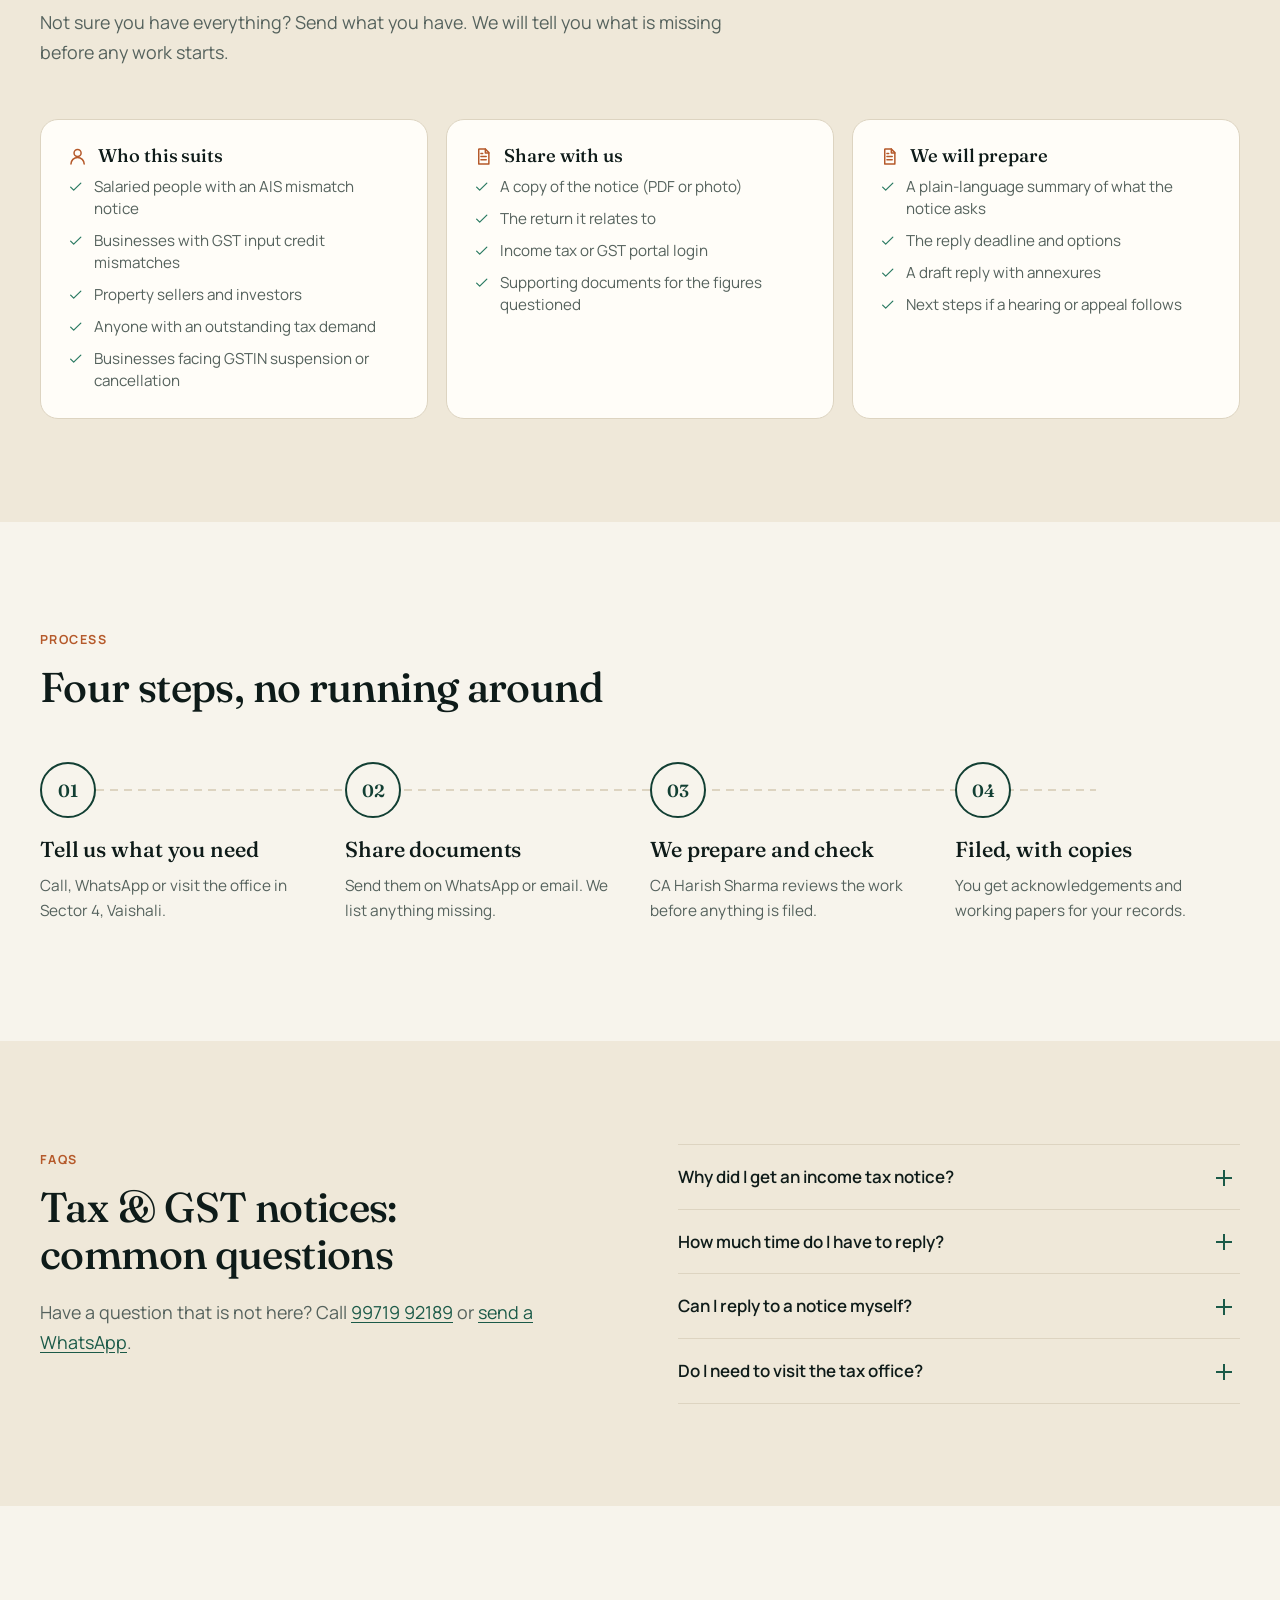
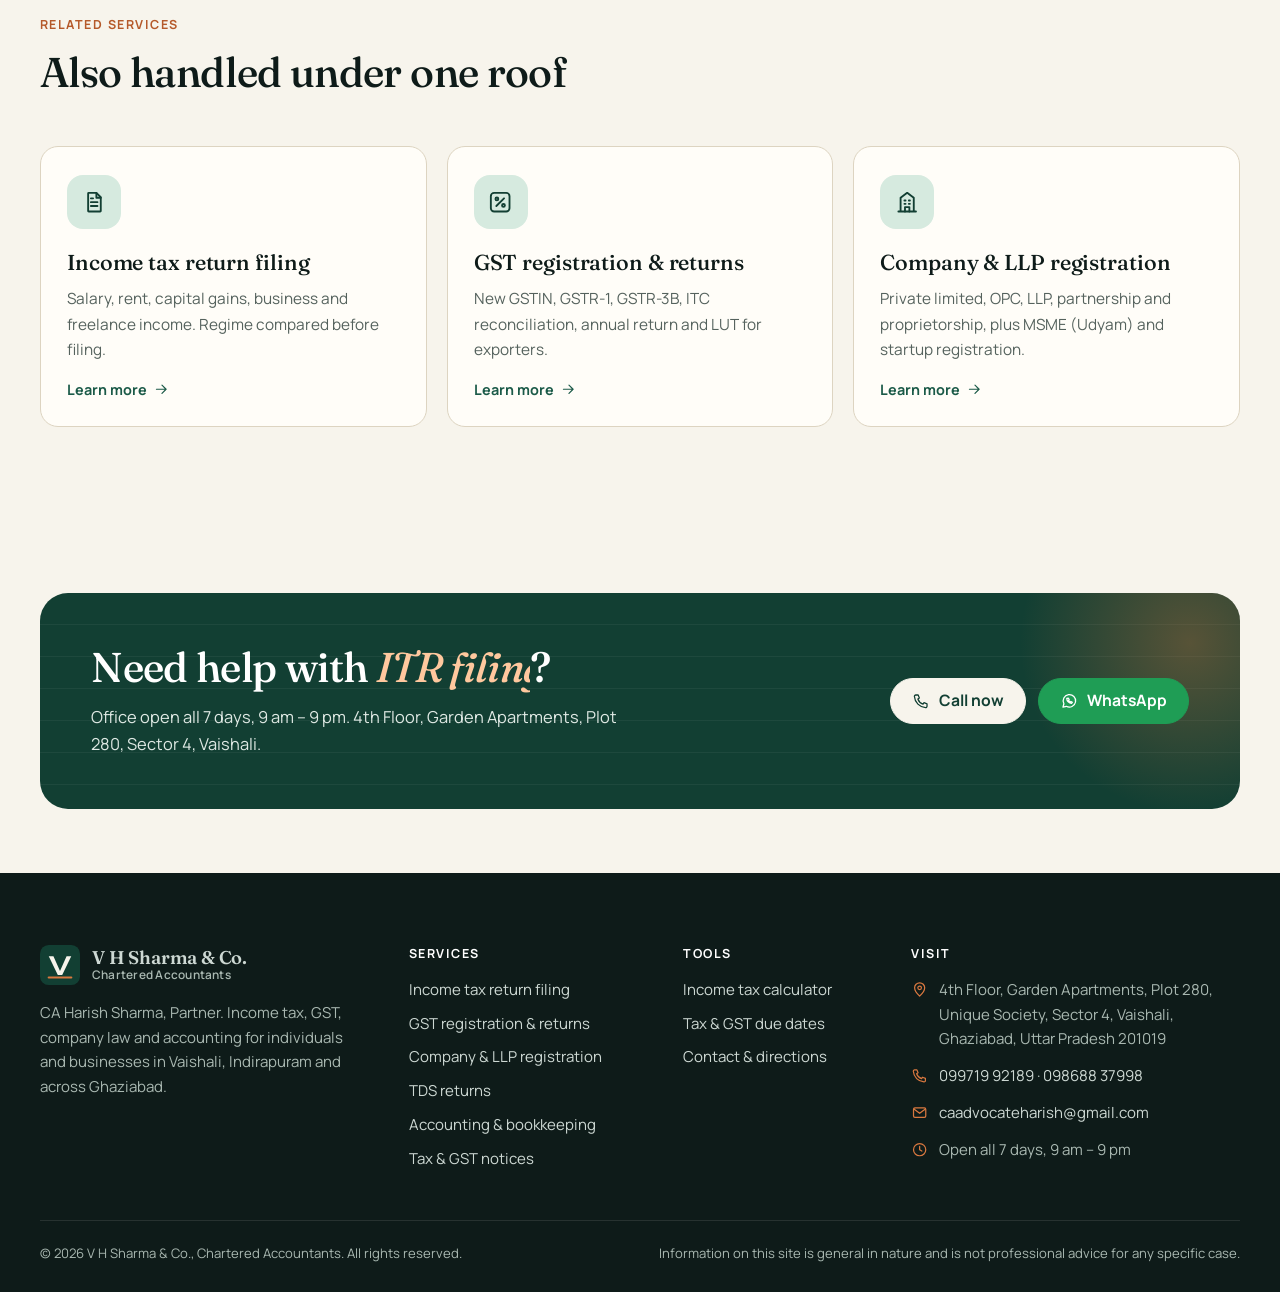
<file: tax-notices.html>
<!doctype html>
<html lang="en-IN">
<head>
<meta charset="utf-8">
<meta name="viewport" content="width=device-width, initial-scale=1">
<meta name="theme-color" content="#123F33">
<link rel="icon" href="img/logo-mark.svg" type="image/svg+xml">
<link rel="apple-touch-icon" href="img/apple-touch-icon.png">
<link rel="manifest" href="site.webmanifest">
<link rel="preconnect" href="https://fonts.googleapis.com">
<link rel="preconnect" href="https://fonts.gstatic.com" crossorigin>
<link rel="stylesheet" href="https://fonts.googleapis.com/css2?family=Fraunces:opsz,wght@9..144,500;9..144,600&family=Manrope:wght@400;500;600;700&display=swap" media="print" onload="this.media='all'">
<noscript><link rel="stylesheet" href="https://fonts.googleapis.com/css2?family=Fraunces:opsz,wght@9..144,500;9..144,600&family=Manrope:wght@400;500;600;700&display=swap"></noscript>
<link rel="stylesheet" href="css/style.css?v=mwl0gc5f">
<meta name="geo.region" content="IN-UP">
<meta name="geo.placename" content="Vaishali, Ghaziabad">
<meta name="geo.position" content="28.6490649;77.3442512">
<meta name="ICBM" content="28.6490649, 77.3442512">
<meta property="og:site_name" content="V H Sharma &amp; Co. – CA Harish Sharma">
<meta property="og:type" content="website">
<meta property="og:locale" content="en_IN">
<meta property="og:image" content="https://ishaanluthra.github.io/caharishsharma-vaishali/img/og.jpg">
<meta property="og:image:width" content="1200">
<meta property="og:image:height" content="630">
<meta name="twitter:card" content="summary_large_image">
<script>document.documentElement.classList.add('js')</script>
<script type="application/ld+json">
{
  "@context": "https://schema.org",
  "@type": "AccountingService",
  "@id": "https://ishaanluthra.github.io/caharishsharma-vaishali/#business",
  "name": "V H Sharma & Co., Chartered Accountants",
  "alternateName": ["Harish Sharma (CA) - Income tax and GST consultant", "CA Harish Sharma"],
  "description": "Chartered accountant in Sector 4, Vaishali, Ghaziabad for income tax return filing, GST registration and returns, company and LLP registration, TDS, accounting and tax notice replies. Open all 7 days, 9 am to 9 pm.",
  "url": "https://ishaanluthra.github.io/caharishsharma-vaishali/",
  "logo": "https://ishaanluthra.github.io/caharishsharma-vaishali/img/logo-mark.svg",
  "image": ["https://ishaanluthra.github.io/caharishsharma-vaishali/img/og.jpg", "https://ishaanluthra.github.io/caharishsharma-vaishali/img/harish-sharma.webp"],
  "telephone": "+91-9971992189",
  "email": "caadvocateharish@gmail.com",
  "address": {
    "@type": "PostalAddress",
    "streetAddress": "4th Floor, Garden Apartments, Plot 280, Unique Society, Sector 4, Vaishali",
    "addressLocality": "Ghaziabad",
    "addressRegion": "Uttar Pradesh",
    "postalCode": "201019",
    "addressCountry": "IN"
  },
  "geo": { "@type": "GeoCoordinates", "latitude": 28.6490649, "longitude": 77.3442512 },
  "hasMap": "https://maps.google.com/?cid=11327226887401787556",
  "sameAs": ["https://maps.google.com/?cid=11327226887401787556"],
  "openingHoursSpecification": [{
    "@type": "OpeningHoursSpecification",
    "dayOfWeek": ["Monday", "Tuesday", "Wednesday", "Thursday", "Friday", "Saturday", "Sunday"],
    "opens": "09:00", "closes": "21:00"
  }],
  "areaServed": ["Vaishali", "Indirapuram", "Vasundhara", "Kaushambi", "Sahibabad", "Raj Nagar Extension", "Ghaziabad", "Noida", "East Delhi"],
  "knowsLanguage": ["en", "hi"],
  "founder": { "@id": "https://ishaanluthra.github.io/caharishsharma-vaishali/#harish" },
  "employee": {
    "@type": "Person", "@id": "https://ishaanluthra.github.io/caharishsharma-vaishali/#harish", "name": "Harish Sharma",
    "honorificPrefix": "CA", "jobTitle": "Chartered Accountant, Partner",
    "image": "https://ishaanluthra.github.io/caharishsharma-vaishali/img/harish-sharma.webp",
    "hasCredential": [
      {"@type": "EducationalOccupationalCredential", "credentialCategory": "Professional qualification", "name": "Chartered Accountant"},
      {"@type": "EducationalOccupationalCredential", "credentialCategory": "degree", "name": "LL.B."},
      {"@type": "EducationalOccupationalCredential", "credentialCategory": "degree", "name": "B.Com (Hons.), University of Delhi"}
    ]
  },
  "contactPoint": [
    {"@type": "ContactPoint", "telephone": "+91-9971992189", "contactType": "customer service", "areaServed": "IN", "availableLanguage": ["English", "Hindi"]},
    {"@type": "ContactPoint", "telephone": "+91-9868837998", "contactType": "customer service", "areaServed": "IN", "availableLanguage": ["English", "Hindi"]}
  ],
  "hasOfferCatalog": {
    "@type": "OfferCatalog",
    "name": "Chartered accountancy services",
    "itemListElement": [
      {"@type": "Offer", "itemOffered": {"@type": "Service", "name": "Income tax return filing", "url": "https://ishaanluthra.github.io/caharishsharma-vaishali/income-tax-return-filing.html"}},
      {"@type": "Offer", "itemOffered": {"@type": "Service", "name": "GST registration and return filing", "url": "https://ishaanluthra.github.io/caharishsharma-vaishali/gst-registration-returns.html"}},
      {"@type": "Offer", "itemOffered": {"@type": "Service", "name": "Company and LLP registration", "url": "https://ishaanluthra.github.io/caharishsharma-vaishali/company-registration.html"}},
      {"@type": "Offer", "itemOffered": {"@type": "Service", "name": "TDS returns and compliance", "url": "https://ishaanluthra.github.io/caharishsharma-vaishali/tds-compliance.html"}},
      {"@type": "Offer", "itemOffered": {"@type": "Service", "name": "Accounting and bookkeeping", "url": "https://ishaanluthra.github.io/caharishsharma-vaishali/accounting-bookkeeping.html"}},
      {"@type": "Offer", "itemOffered": {"@type": "Service", "name": "Income tax and GST notice replies", "url": "https://ishaanluthra.github.io/caharishsharma-vaishali/tax-notices.html"}}
    ]
  }
}
</script>

<title>Income Tax &amp; GST Notice Reply, Ghaziabad | CA Harish Sharma</title>
<meta name="description" content="Received an income tax or GST notice? CA Harish Sharma (CA, LL.B.) in Vaishali, Ghaziabad drafts replies, represents you before the department and prepares appeals.">
<link rel="canonical" href="https://ishaanluthra.github.io/caharishsharma-vaishali/tax-notices.html">
<meta property="og:title" content="Income Tax &amp; GST Notice Reply, Ghaziabad | CA Harish Sharma">
<meta property="og:description" content="Received an income tax or GST notice? CA Harish Sharma (CA, LL.B.) in Vaishali, Ghaziabad drafts replies, represents you before the department and prepares appeals.">
<meta property="og:url" content="https://ishaanluthra.github.io/caharishsharma-vaishali/tax-notices.html">
<script type="application/ld+json">{"@context":"https://schema.org","@type":"Service","serviceType":"Income Tax & GST Notice Replies","name":"Income Tax & GST Notice Replies in Vaishali, Ghaziabad","description":"Received an income tax or GST notice? CA Harish Sharma (CA, LL.B.) in Vaishali, Ghaziabad drafts replies, represents you before the department and prepares appeals.","url":"https://ishaanluthra.github.io/caharishsharma-vaishali/tax-notices.html","provider":{"@id":"https://ishaanluthra.github.io/caharishsharma-vaishali/#business"},"areaServed":["Vaishali","Indirapuram","Vasundhara","Kaushambi","Ghaziabad","Noida","East Delhi"]}</script>
<script type="application/ld+json">{"@context":"https://schema.org","@type":"BreadcrumbList","itemListElement":[{"@type":"ListItem","position":1,"name":"Home","item":"https://ishaanluthra.github.io/caharishsharma-vaishali/"},{"@type":"ListItem","position":2,"name":"Income Tax & GST Notice Replies","item":"https://ishaanluthra.github.io/caharishsharma-vaishali/tax-notices.html"}]}</script>
<script type="application/ld+json">{"@context":"https://schema.org","@type":"FAQPage","mainEntity":[{"@type":"Question","name":"Why did I get an income tax notice?","acceptedAnswer":{"@type":"Answer","text":"Common reasons are income in your AIS or Form 26AS missing from the return, high-value transactions such as property or share sales, excess refund claims, or a return marked defective. The notice itself states the reason and the reply deadline."}},{"@type":"Question","name":"How much time do I have to reply?","acceptedAnswer":{"@type":"Answer","text":"The deadline is printed on the notice and is often short, sometimes 15 or 30 days. Share it with us as soon as you receive it; if more time is needed we can request an adjournment."}},{"@type":"Question","name":"Can I reply to a notice myself?","acceptedAnswer":{"@type":"Answer","text":"For a simple intimation you can respond on the portal. For scrutiny, demands or GST show-cause notices, a professionally drafted reply with the right legal and factual points is safer, as it forms the record if the matter goes to appeal."}},{"@type":"Question","name":"Do I need to visit the tax office?","acceptedAnswer":{"@type":"Answer","text":"Most proceedings are now faceless and handled online, so a visit is rarely needed. We file replies and attend virtual hearings for you."}}]}</script>
</head>
<body>
<a class="skip" href="#main">Skip to content</a>
<header class="site-head">
  <div class="wrap head-row">
    <a class="brand" href="./" aria-label="V H Sharma &amp; Co. home">
      <img src="img/logo-mark.svg" alt="" width="40" height="40">
      <span><strong>V H Sharma &amp; Co.</strong><small>CA Harish Sharma · Vaishali</small></span>
    </a>
    <nav id="nav" class="nav" aria-label="Main">
      <div class="dd">
        <button type="button" aria-expanded="false" aria-controls="dd-services" data-nav="services" data-current>Services <svg class="i" aria-hidden="true"><use href="img/icons.svg#arrow"/></svg></button>
        <ul id="dd-services" class="dd-menu">
          <li><a href="income-tax-return-filing.html" data-nav="income-tax-return-filing"><svg class="i" aria-hidden="true"><use href="img/icons.svg#itr"/></svg>Income tax return filing</a></li>
          <li><a href="gst-registration-returns.html" data-nav="gst-registration-returns"><svg class="i" aria-hidden="true"><use href="img/icons.svg#gst"/></svg>GST registration &amp; returns</a></li>
          <li><a href="company-registration.html" data-nav="company-registration"><svg class="i" aria-hidden="true"><use href="img/icons.svg#company"/></svg>Company &amp; LLP registration</a></li>
          <li><a href="tds-compliance.html" data-nav="tds-compliance"><svg class="i" aria-hidden="true"><use href="img/icons.svg#tds"/></svg>TDS returns &amp; compliance</a></li>
          <li><a href="accounting-bookkeeping.html" data-nav="accounting-bookkeeping"><svg class="i" aria-hidden="true"><use href="img/icons.svg#ledger"/></svg>Accounting &amp; bookkeeping</a></li>
          <li><a href="tax-notices.html" data-nav="tax-notices" aria-current="page"><svg class="i" aria-hidden="true"><use href="img/icons.svg#notice"/></svg>Tax &amp; GST notices</a></li>
        </ul>
      </div>
      <a href="tax-calculator.html" data-nav="tax-calculator">Tax calculator</a>
      <a href="compliance-calendar.html" data-nav="compliance-calendar">Due dates</a>
      <a href="contact.html" data-nav="contact">Contact</a>
      <a class="btn btn--sm nav-cta" href="tel:+919971992189"><svg class="i" aria-hidden="true"><use href="img/icons.svg#phone"/></svg>99719 92189</a>
    </nav>
    <button class="menu-btn" type="button" aria-expanded="false" aria-controls="nav" aria-label="Open menu"><svg class="i" aria-hidden="true"><use href="img/icons.svg#menu"/></svg></button>
  </div>
</header>

<main id="main">
  <section class="page-hero">
    <div class="ledger-bg" aria-hidden="true"></div>
    <div class="wrap page-hero-grid">
      <div class="rise">
        <nav class="crumbs" aria-label="Breadcrumb"><a href="./">Home</a><span aria-hidden="true">/</span>Tax & GST notices</nav>
        <p class="eyebrow"><svg class="i" aria-hidden="true"><use href="img/icons.svg#notice"/></svg>Tax & GST notices · Vaishali, Ghaziabad</p>
        <h1>Got a tax notice? Do not panic. Do not ignore it either.</h1>
        <p class="lead">Mismatch intimation, scrutiny, demand or GST show-cause notice: a chartered accountant with a law degree reads it, explains what it really asks, and drafts a reply on facts and law.</p>
        <div class="btn-row">
          <a class="btn" href="tel:+919971992189"><svg class="i" aria-hidden="true"><use href="img/icons.svg#phone"/></svg>Call 99719 92189</a>
          <a class="btn btn--ghost" href="https://wa.me/919971992189?text=Hi%20CA%20Harish%20Sharma%2C%20I%20need%20help%20with%20tax%20%26%20gst%20notices." target="_blank" rel="noopener"><svg class="i" aria-hidden="true"><use href="img/icons.svg#whatsapp"/></svg>WhatsApp</a>
        </div>
      </div>
      <div class="lead-card rise" style="--d:.15s" id="enquire">
        <h2>Request a call back</h2>
        <p>Tell us briefly what you need. CA Harish Sharma or the team will call you back.</p>
        <form class="form" data-lead name="enquiry" method="POST" data-netlify="true" netlify-honeypot="company">
  <input type="hidden" name="form-name" value="enquiry">
  <p class="hp"><label>Leave empty <input name="company" tabindex="-1" autocomplete="off"></label></p>
  <div class="row">
    <div class="field"><label for="sp-name">Your name</label><input id="sp-name" name="name" autocomplete="name" required></div>
    <div class="field"><label for="sp-phone">Mobile number</label><input id="sp-phone" name="phone" type="tel" inputmode="numeric" autocomplete="tel" pattern="[0-9+ ]{10,14}" placeholder="10-digit mobile" required></div>
  </div>
  <div class="field"><label for="sp-need">What do you need help with?</label>
    <select id="sp-need" name="need">
      <option>Income tax return filing</option><option>GST registration / returns</option><option>Company or LLP registration</option><option>TDS returns</option><option>Accounting &amp; bookkeeping</option><option selected>Income tax or GST notice</option><option>Something else</option>
    </select>
  </div>
  <div class="field"><label for="sp-msg">Anything we should know? <span>(optional)</span></label><textarea id="sp-msg" name="message" rows="2" placeholder="e.g. salaried + rental income, notice received last week"></textarea></div>
  <button class="btn" type="submit">Request a call back <svg class="i" aria-hidden="true"><use href="img/icons.svg#arrow"/></svg></button>
  <p class="form-note"><svg class="i" aria-hidden="true"><use href="img/icons.svg#shield"/></svg>Your details are seen only by CA Harish Sharma and are kept confidential.</p>
  <p class="form-status" role="status" aria-live="polite"></p>
</form>

      </div>
    </div>
  </section>

  <section class="sec">
    <div class="wrap split">
      <div class="prose" data-reveal>
        <p class="eyebrow">How we handle it</p>
        <h2>Income Tax & GST Notice Replies, the careful way</h2>
        <p>Most notices are routine: the department has seen a figure in your AIS or GSTR-2B that does not match your return and wants an explanation. A clear reply with the right documents usually closes the matter. A missed deadline, on the other hand, can turn it into a demand.</p>
        <p>Because CA Harish Sharma is also a law graduate (LL.B.), replies are drafted with both the accounts and the legal position in mind, and we can represent you before the department and prepare appeals if the matter goes further.</p>
      </div>
      <div class="sub-grid" data-reveal style="--d:.1s"><div class="sub"><h3>Income tax intimations</h3><p>Mismatch, defective return and adjustment notices answered on the portal.</p></div><div class="sub"><h3>Scrutiny & reassessment</h3><p>Document compilation, written submissions and hearings.</p></div><div class="sub"><h3>GST notices</h3><p>ITC mismatch, GSTR-1 vs 3B differences, show-cause notices and registration issues.</p></div><div class="sub"><h3>Demands & appeals</h3><p>Rectification requests, stay applications and first appeals.</p></div></div>
    </div>
  </section>

  <section class="sec sec--sand">
    <div class="wrap">
      <div class="sec-head" data-reveal>
        <p class="eyebrow">Who it's for &amp; what to keep ready</p>
        <h2>Documents checklist</h2>
        <p class="lead">Not sure you have everything? Send what you have. We will tell you what is missing before any work starts.</p>
      </div>
      <div class="doc-grid">
        <div class="panel" data-reveal><h3><svg class="i" aria-hidden="true"><use href="img/icons.svg#user"/></svg>Who this suits</h3><ul class="checks"><li><svg class="i" aria-hidden="true"><use href="img/icons.svg#check"/></svg><span>Salaried people with an AIS mismatch notice</span></li><li><svg class="i" aria-hidden="true"><use href="img/icons.svg#check"/></svg><span>Businesses with GST input credit mismatches</span></li><li><svg class="i" aria-hidden="true"><use href="img/icons.svg#check"/></svg><span>Property sellers and investors</span></li><li><svg class="i" aria-hidden="true"><use href="img/icons.svg#check"/></svg><span>Anyone with an outstanding tax demand</span></li><li><svg class="i" aria-hidden="true"><use href="img/icons.svg#check"/></svg><span>Businesses facing GSTIN suspension or cancellation</span></li></ul></div>
        <div class="panel" data-reveal style="--d:0.08s"><h3><svg class="i" aria-hidden="true"><use href="img/icons.svg#itr"/></svg>Share with us</h3><ul class="checks"><li><svg class="i" aria-hidden="true"><use href="img/icons.svg#check"/></svg><span>A copy of the notice (PDF or photo)</span></li><li><svg class="i" aria-hidden="true"><use href="img/icons.svg#check"/></svg><span>The return it relates to</span></li><li><svg class="i" aria-hidden="true"><use href="img/icons.svg#check"/></svg><span>Income tax or GST portal login</span></li><li><svg class="i" aria-hidden="true"><use href="img/icons.svg#check"/></svg><span>Supporting documents for the figures questioned</span></li></ul></div>
        <div class="panel" data-reveal style="--d:0.16s"><h3><svg class="i" aria-hidden="true"><use href="img/icons.svg#itr"/></svg>We will prepare</h3><ul class="checks"><li><svg class="i" aria-hidden="true"><use href="img/icons.svg#check"/></svg><span>A plain-language summary of what the notice asks</span></li><li><svg class="i" aria-hidden="true"><use href="img/icons.svg#check"/></svg><span>The reply deadline and options</span></li><li><svg class="i" aria-hidden="true"><use href="img/icons.svg#check"/></svg><span>A draft reply with annexures</span></li><li><svg class="i" aria-hidden="true"><use href="img/icons.svg#check"/></svg><span>Next steps if a hearing or appeal follows</span></li></ul></div>
      </div>
    </div>
  </section>

  <section class="sec">
    <div class="wrap">
      <div class="sec-head" data-reveal><p class="eyebrow">Process</p><h2>Four steps, no running around</h2></div>
      <ol class="steps"><li data-reveal style="--d:0s"><span class="step-n">01</span><h3>Tell us what you need</h3><p>Call, WhatsApp or visit the office in Sector 4, Vaishali.</p></li><li data-reveal style="--d:0.08s"><span class="step-n">02</span><h3>Share documents</h3><p>Send them on WhatsApp or email. We list anything missing.</p></li><li data-reveal style="--d:0.16s"><span class="step-n">03</span><h3>We prepare and check</h3><p>CA Harish Sharma reviews the work before anything is filed.</p></li><li data-reveal style="--d:0.24s"><span class="step-n">04</span><h3>Filed, with copies</h3><p>You get acknowledgements and working papers for your records.</p></li></ol>
    </div>
  </section>

  <section class="sec sec--sand">
    <div class="wrap split">
      <div data-reveal>
        <p class="eyebrow">FAQs</p>
        <h2>Tax & GST notices: common questions</h2>
        <p class="lead">Have a question that is not here? Call <a href="tel:+919971992189">99719 92189</a> or <a href="https://wa.me/919971992189?text=Hi%20CA%20Harish%20Sharma%2C%20I%20need%20help%20with%20tax%20%26%20gst%20notices." target="_blank" rel="noopener">send a WhatsApp</a>.</p>
      </div>
      <div class="faq" data-reveal style="--d:.1s">
        <details><summary>Why did I get an income tax notice?</summary><p>Common reasons are income in your AIS or Form 26AS missing from the return, high-value transactions such as property or share sales, excess refund claims, or a return marked defective. The notice itself states the reason and the reply deadline.</p></details>
        <details><summary>How much time do I have to reply?</summary><p>The deadline is printed on the notice and is often short, sometimes 15 or 30 days. Share it with us as soon as you receive it; if more time is needed we can request an adjournment.</p></details>
        <details><summary>Can I reply to a notice myself?</summary><p>For a simple intimation you can respond on the portal. For scrutiny, demands or GST show-cause notices, a professionally drafted reply with the right legal and factual points is safer, as it forms the record if the matter goes to appeal.</p></details>
        <details><summary>Do I need to visit the tax office?</summary><p>Most proceedings are now faceless and handled online, so a visit is rarely needed. We file replies and attend virtual hearings for you.</p></details>
      </div>
    </div>
  </section>

  <section class="sec">
    <div class="wrap">
      <div class="sec-head" data-reveal><p class="eyebrow">Related services</p><h2>Also handled under one roof</h2></div>
      <div class="svc-grid svc-grid--3">
        <article class="svc" data-reveal style="--d:0s">
          <div class="svc-ic"><svg class="i" aria-hidden="true"><use href="img/icons.svg#itr"/></svg></div>
          <h3><a href="income-tax-return-filing.html">Income tax return filing</a></h3>
          <p>Salary, rent, capital gains, business and freelance income. Regime compared before filing.</p>
          <span class="more">Learn more <svg class="i" aria-hidden="true"><use href="img/icons.svg#arrow"/></svg></span>
        </article>
        <article class="svc" data-reveal style="--d:0.07s">
          <div class="svc-ic"><svg class="i" aria-hidden="true"><use href="img/icons.svg#gst"/></svg></div>
          <h3><a href="gst-registration-returns.html">GST registration & returns</a></h3>
          <p>New GSTIN, GSTR-1, GSTR-3B, ITC reconciliation, annual return and LUT for exporters.</p>
          <span class="more">Learn more <svg class="i" aria-hidden="true"><use href="img/icons.svg#arrow"/></svg></span>
        </article>
        <article class="svc" data-reveal style="--d:0.14s">
          <div class="svc-ic"><svg class="i" aria-hidden="true"><use href="img/icons.svg#company"/></svg></div>
          <h3><a href="company-registration.html">Company & LLP registration</a></h3>
          <p>Private limited, OPC, LLP, partnership and proprietorship, plus MSME (Udyam) and startup registration.</p>
          <span class="more">Learn more <svg class="i" aria-hidden="true"><use href="img/icons.svg#arrow"/></svg></span>
        </article>
      </div>
    </div>
  </section>

  <section class="sec sec--tight">
    <div class="wrap">
      <div class="cta-band" data-reveal>
        <div><h2>Need help with <span class="rot" data-rot="ITR filing|GST returns|a new company|TDS returns|a tax notice|your books">ITR filing</span>?</h2><p>Office open all 7 days, 9 am – 9 pm. 4th Floor, Garden Apartments, Plot 280, Sector 4, Vaishali.</p></div>
        <div class="btn-row"><a class="btn btn--light" href="tel:+919971992189"><svg class="i" aria-hidden="true"><use href="img/icons.svg#phone"/></svg>Call now</a><a class="btn btn--wa" href="https://wa.me/919971992189" target="_blank" rel="noopener"><svg class="i" aria-hidden="true"><use href="img/icons.svg#whatsapp"/></svg>WhatsApp</a></div>
      </div>
    </div>
  </section>
</main>
<footer class="site-foot">
  <div class="wrap foot-grid">
    <div>
      <a class="brand brand--light" href="./"><img src="img/logo-mark.svg" alt="" width="40" height="40" loading="lazy"><span><strong>V H Sharma &amp; Co.</strong><small>Chartered Accountants</small></span></a>
      <p>CA Harish Sharma, Partner. Income tax, GST, company law and accounting for individuals and businesses in Vaishali, Indirapuram and across Ghaziabad.</p>
    </div>
    <div>
      <h2>Services</h2>
      <ul>
        <li><a href="income-tax-return-filing.html">Income tax return filing</a></li>
        <li><a href="gst-registration-returns.html">GST registration &amp; returns</a></li>
        <li><a href="company-registration.html">Company &amp; LLP registration</a></li>
        <li><a href="tds-compliance.html">TDS returns</a></li>
        <li><a href="accounting-bookkeeping.html">Accounting &amp; bookkeeping</a></li>
        <li><a href="tax-notices.html">Tax &amp; GST notices</a></li>
      </ul>
    </div>
    <div>
      <h2>Tools</h2>
      <ul>
        <li><a href="tax-calculator.html">Income tax calculator</a></li>
        <li><a href="compliance-calendar.html">Tax &amp; GST due dates</a></li>
        <li><a href="contact.html">Contact &amp; directions</a></li>
      </ul>
    </div>
    <div class="nap">
      <h2>Visit</h2>
      <address>
        <p><svg class="i" aria-hidden="true"><use href="img/icons.svg#pin"/></svg><span>4th Floor, Garden Apartments, Plot 280, Unique Society, Sector 4, Vaishali, Ghaziabad, Uttar Pradesh 201019</span></p>
        <p><svg class="i" aria-hidden="true"><use href="img/icons.svg#phone"/></svg><span><a href="tel:+919971992189">099719 92189</a> · <a href="tel:+919868837998">098688 37998</a></span></p>
        <p><svg class="i" aria-hidden="true"><use href="img/icons.svg#mail"/></svg><a href="mailto:caadvocateharish@gmail.com">caadvocateharish@gmail.com</a></p>
        <p><svg class="i" aria-hidden="true"><use href="img/icons.svg#clock"/></svg><span>Open all 7 days, 9 am – 9 pm</span></p>
      </address>
    </div>
  </div>
  <div class="wrap foot-base">
    <p>© <span data-year>2026</span> V H Sharma &amp; Co., Chartered Accountants. All rights reserved.</p>
    <p>Information on this site is general in nature and is not professional advice for any specific case.</p>
  </div>
</footer>
<a class="wa-float" href="https://wa.me/919971992189?text=Hi%20CA%20Harish%20Sharma%2C%20I%20need%20help%20with%20" target="_blank" rel="noopener" aria-label="Chat on WhatsApp"><svg class="i" aria-hidden="true"><use href="img/icons.svg#whatsapp"/></svg></a>
<script src="js/main.js?v=mwl0gc5f" defer></script>

</body>
</html>
</file>
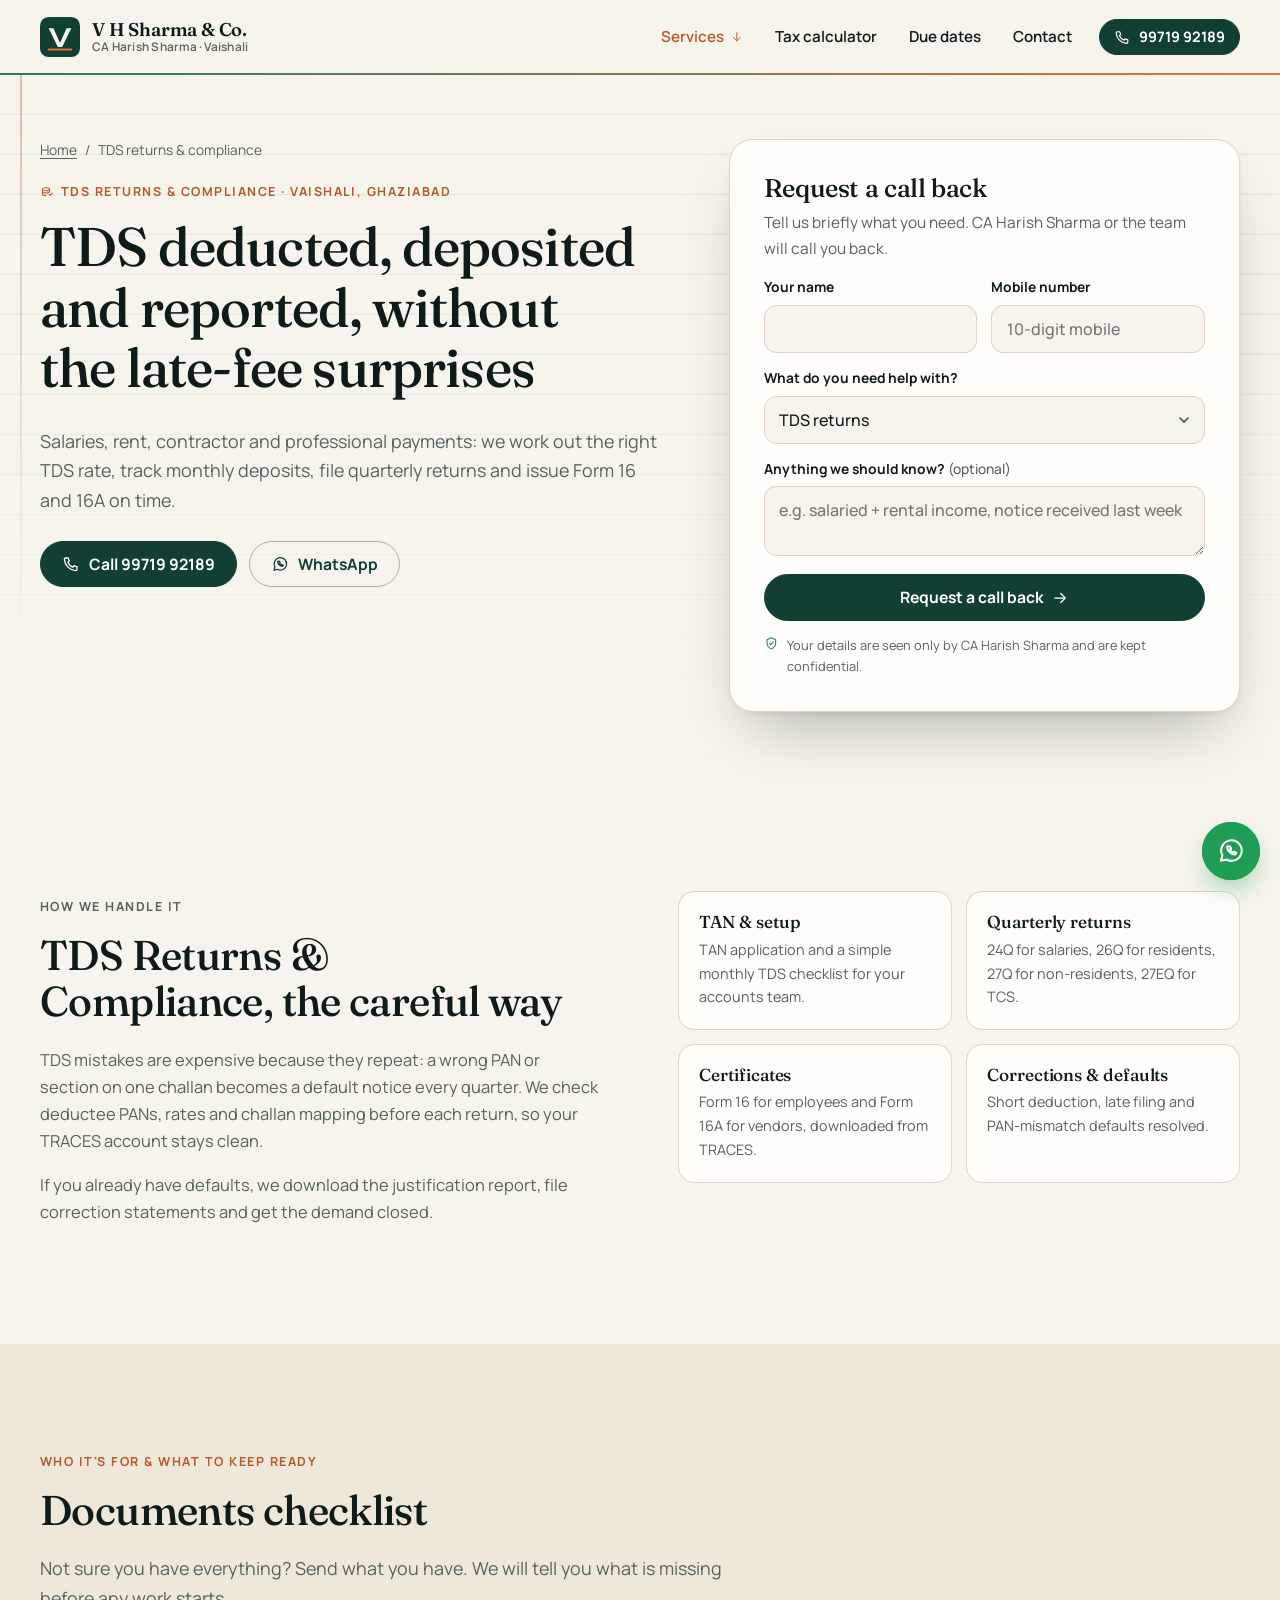
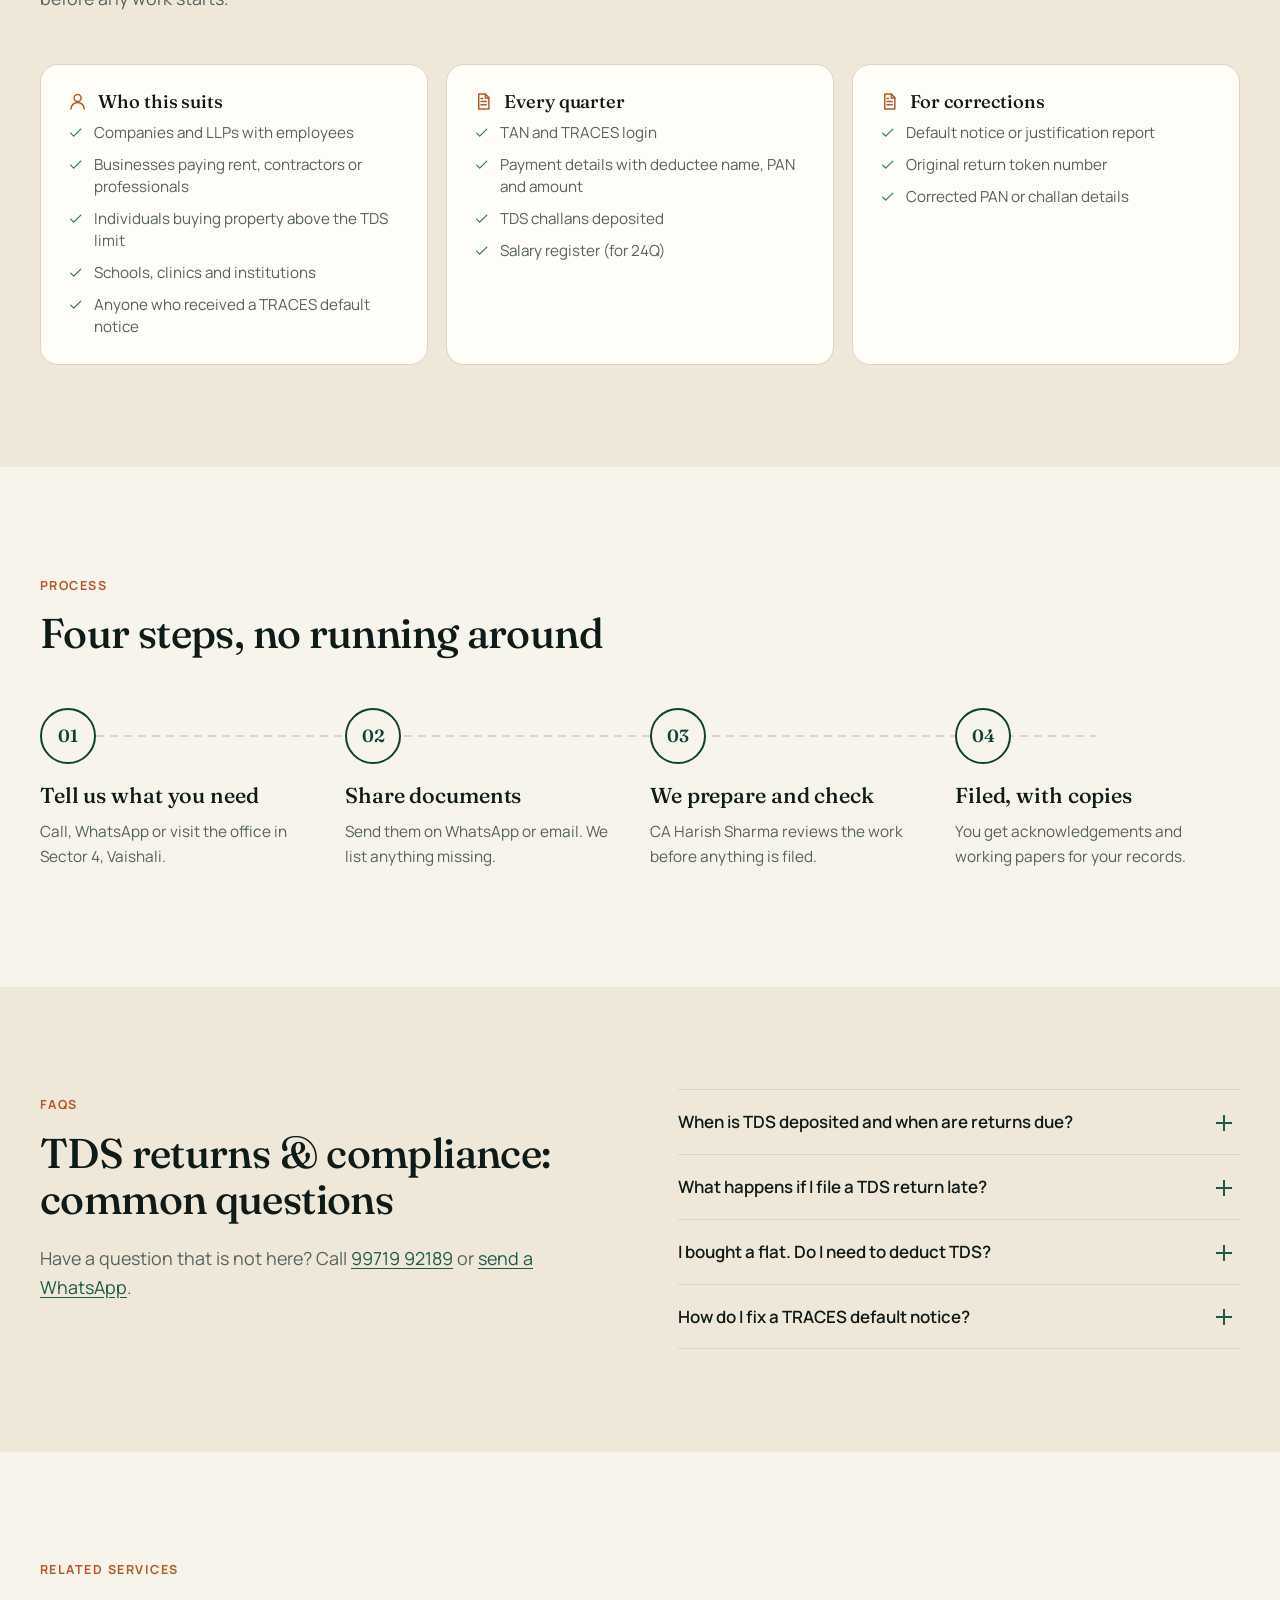
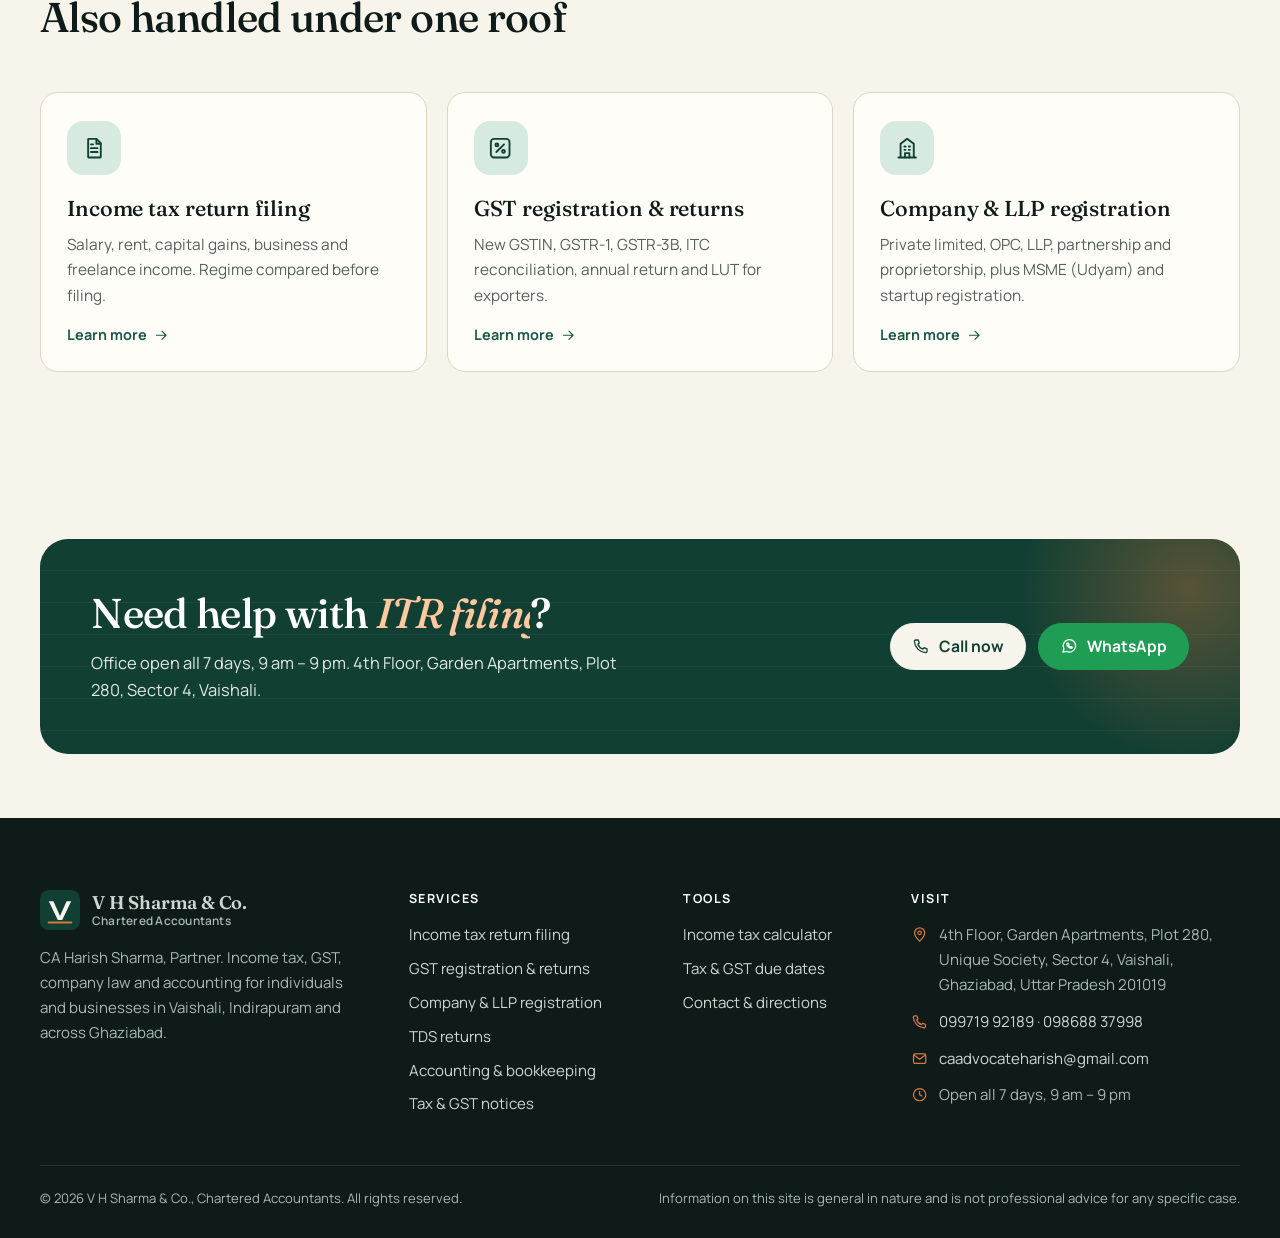
<file: tds-compliance.html>
<!doctype html>
<html lang="en-IN">
<head>
<meta charset="utf-8">
<meta name="viewport" content="width=device-width, initial-scale=1">
<meta name="theme-color" content="#123F33">
<link rel="icon" href="img/logo-mark.svg" type="image/svg+xml">
<link rel="apple-touch-icon" href="img/apple-touch-icon.png">
<link rel="manifest" href="site.webmanifest">
<link rel="preconnect" href="https://fonts.googleapis.com">
<link rel="preconnect" href="https://fonts.gstatic.com" crossorigin>
<link rel="stylesheet" href="https://fonts.googleapis.com/css2?family=Fraunces:opsz,wght@9..144,500;9..144,600&family=Manrope:wght@400;500;600;700&display=swap" media="print" onload="this.media='all'">
<noscript><link rel="stylesheet" href="https://fonts.googleapis.com/css2?family=Fraunces:opsz,wght@9..144,500;9..144,600&family=Manrope:wght@400;500;600;700&display=swap"></noscript>
<link rel="stylesheet" href="css/style.css?v=mwl0gc5f">
<meta name="geo.region" content="IN-UP">
<meta name="geo.placename" content="Vaishali, Ghaziabad">
<meta name="geo.position" content="28.6490649;77.3442512">
<meta name="ICBM" content="28.6490649, 77.3442512">
<meta property="og:site_name" content="V H Sharma &amp; Co. – CA Harish Sharma">
<meta property="og:type" content="website">
<meta property="og:locale" content="en_IN">
<meta property="og:image" content="https://ishaanluthra.github.io/caharishsharma-vaishali/img/og.jpg">
<meta property="og:image:width" content="1200">
<meta property="og:image:height" content="630">
<meta name="twitter:card" content="summary_large_image">
<script>document.documentElement.classList.add('js')</script>
<script type="application/ld+json">
{
  "@context": "https://schema.org",
  "@type": "AccountingService",
  "@id": "https://ishaanluthra.github.io/caharishsharma-vaishali/#business",
  "name": "V H Sharma & Co., Chartered Accountants",
  "alternateName": ["Harish Sharma (CA) - Income tax and GST consultant", "CA Harish Sharma"],
  "description": "Chartered accountant in Sector 4, Vaishali, Ghaziabad for income tax return filing, GST registration and returns, company and LLP registration, TDS, accounting and tax notice replies. Open all 7 days, 9 am to 9 pm.",
  "url": "https://ishaanluthra.github.io/caharishsharma-vaishali/",
  "logo": "https://ishaanluthra.github.io/caharishsharma-vaishali/img/logo-mark.svg",
  "image": ["https://ishaanluthra.github.io/caharishsharma-vaishali/img/og.jpg", "https://ishaanluthra.github.io/caharishsharma-vaishali/img/harish-sharma.webp"],
  "telephone": "+91-9971992189",
  "email": "caadvocateharish@gmail.com",
  "address": {
    "@type": "PostalAddress",
    "streetAddress": "4th Floor, Garden Apartments, Plot 280, Unique Society, Sector 4, Vaishali",
    "addressLocality": "Ghaziabad",
    "addressRegion": "Uttar Pradesh",
    "postalCode": "201019",
    "addressCountry": "IN"
  },
  "geo": { "@type": "GeoCoordinates", "latitude": 28.6490649, "longitude": 77.3442512 },
  "hasMap": "https://maps.google.com/?cid=11327226887401787556",
  "sameAs": ["https://maps.google.com/?cid=11327226887401787556"],
  "openingHoursSpecification": [{
    "@type": "OpeningHoursSpecification",
    "dayOfWeek": ["Monday", "Tuesday", "Wednesday", "Thursday", "Friday", "Saturday", "Sunday"],
    "opens": "09:00", "closes": "21:00"
  }],
  "areaServed": ["Vaishali", "Indirapuram", "Vasundhara", "Kaushambi", "Sahibabad", "Raj Nagar Extension", "Ghaziabad", "Noida", "East Delhi"],
  "knowsLanguage": ["en", "hi"],
  "founder": { "@id": "https://ishaanluthra.github.io/caharishsharma-vaishali/#harish" },
  "employee": {
    "@type": "Person", "@id": "https://ishaanluthra.github.io/caharishsharma-vaishali/#harish", "name": "Harish Sharma",
    "honorificPrefix": "CA", "jobTitle": "Chartered Accountant, Partner",
    "image": "https://ishaanluthra.github.io/caharishsharma-vaishali/img/harish-sharma.webp",
    "hasCredential": [
      {"@type": "EducationalOccupationalCredential", "credentialCategory": "Professional qualification", "name": "Chartered Accountant"},
      {"@type": "EducationalOccupationalCredential", "credentialCategory": "degree", "name": "LL.B."},
      {"@type": "EducationalOccupationalCredential", "credentialCategory": "degree", "name": "B.Com (Hons.), University of Delhi"}
    ]
  },
  "contactPoint": [
    {"@type": "ContactPoint", "telephone": "+91-9971992189", "contactType": "customer service", "areaServed": "IN", "availableLanguage": ["English", "Hindi"]},
    {"@type": "ContactPoint", "telephone": "+91-9868837998", "contactType": "customer service", "areaServed": "IN", "availableLanguage": ["English", "Hindi"]}
  ],
  "hasOfferCatalog": {
    "@type": "OfferCatalog",
    "name": "Chartered accountancy services",
    "itemListElement": [
      {"@type": "Offer", "itemOffered": {"@type": "Service", "name": "Income tax return filing", "url": "https://ishaanluthra.github.io/caharishsharma-vaishali/income-tax-return-filing.html"}},
      {"@type": "Offer", "itemOffered": {"@type": "Service", "name": "GST registration and return filing", "url": "https://ishaanluthra.github.io/caharishsharma-vaishali/gst-registration-returns.html"}},
      {"@type": "Offer", "itemOffered": {"@type": "Service", "name": "Company and LLP registration", "url": "https://ishaanluthra.github.io/caharishsharma-vaishali/company-registration.html"}},
      {"@type": "Offer", "itemOffered": {"@type": "Service", "name": "TDS returns and compliance", "url": "https://ishaanluthra.github.io/caharishsharma-vaishali/tds-compliance.html"}},
      {"@type": "Offer", "itemOffered": {"@type": "Service", "name": "Accounting and bookkeeping", "url": "https://ishaanluthra.github.io/caharishsharma-vaishali/accounting-bookkeeping.html"}},
      {"@type": "Offer", "itemOffered": {"@type": "Service", "name": "Income tax and GST notice replies", "url": "https://ishaanluthra.github.io/caharishsharma-vaishali/tax-notices.html"}}
    ]
  }
}
</script>

<title>TDS Return Filing, Vaishali Ghaziabad | CA Harish Sharma</title>
<meta name="description" content="TAN registration, monthly TDS deposit, quarterly 24Q, 26Q and 27Q returns, Form 16 / 16A and TRACES default corrections by a chartered accountant in Vaishali, Ghaziabad.">
<link rel="canonical" href="https://ishaanluthra.github.io/caharishsharma-vaishali/tds-compliance.html">
<meta property="og:title" content="TDS Return Filing, Vaishali Ghaziabad | CA Harish Sharma">
<meta property="og:description" content="TAN registration, monthly TDS deposit, quarterly 24Q, 26Q and 27Q returns, Form 16 / 16A and TRACES default corrections by a chartered accountant in Vaishali, Ghaziabad.">
<meta property="og:url" content="https://ishaanluthra.github.io/caharishsharma-vaishali/tds-compliance.html">
<script type="application/ld+json">{"@context":"https://schema.org","@type":"Service","serviceType":"TDS Returns & Compliance","name":"TDS Returns & Compliance in Vaishali, Ghaziabad","description":"TAN registration, monthly TDS deposit, quarterly 24Q, 26Q and 27Q returns, Form 16 / 16A and TRACES default corrections by a chartered accountant in Vaishali, Ghaziabad.","url":"https://ishaanluthra.github.io/caharishsharma-vaishali/tds-compliance.html","provider":{"@id":"https://ishaanluthra.github.io/caharishsharma-vaishali/#business"},"areaServed":["Vaishali","Indirapuram","Vasundhara","Kaushambi","Ghaziabad","Noida","East Delhi"]}</script>
<script type="application/ld+json">{"@context":"https://schema.org","@type":"BreadcrumbList","itemListElement":[{"@type":"ListItem","position":1,"name":"Home","item":"https://ishaanluthra.github.io/caharishsharma-vaishali/"},{"@type":"ListItem","position":2,"name":"TDS Returns & Compliance","item":"https://ishaanluthra.github.io/caharishsharma-vaishali/tds-compliance.html"}]}</script>
<script type="application/ld+json">{"@context":"https://schema.org","@type":"FAQPage","mainEntity":[{"@type":"Question","name":"When is TDS deposited and when are returns due?","acceptedAnswer":{"@type":"Answer","text":"TDS deducted in a month is generally deposited by the 7th of the next month (30 April for March). Quarterly returns are normally due by 31 July, 31 October, 31 January and 31 May. See our due-date calendar for upcoming dates."}},{"@type":"Question","name":"What happens if I file a TDS return late?","acceptedAnswer":{"@type":"Answer","text":"A late fee applies for each day of delay, capped at the TDS amount, and a penalty can also be levied for longer delays. Interest is separately charged on late deduction or deposit."}},{"@type":"Question","name":"I bought a flat. Do I need to deduct TDS?","acceptedAnswer":{"@type":"Answer","text":"Yes, if the property value is ₹50 lakh or more you generally deduct TDS from the payment to the seller and file the challan-cum-statement online. We can do this for you."}},{"@type":"Question","name":"How do I fix a TRACES default notice?","acceptedAnswer":{"@type":"Answer","text":"We download the justification report, identify the cause (wrong PAN, short payment, late filing) and file a correction statement or pay the shortfall so the default is cleared."}}]}</script>
</head>
<body>
<a class="skip" href="#main">Skip to content</a>
<header class="site-head">
  <div class="wrap head-row">
    <a class="brand" href="./" aria-label="V H Sharma &amp; Co. home">
      <img src="img/logo-mark.svg" alt="" width="40" height="40">
      <span><strong>V H Sharma &amp; Co.</strong><small>CA Harish Sharma · Vaishali</small></span>
    </a>
    <nav id="nav" class="nav" aria-label="Main">
      <div class="dd">
        <button type="button" aria-expanded="false" aria-controls="dd-services" data-nav="services" data-current>Services <svg class="i" aria-hidden="true"><use href="img/icons.svg#arrow"/></svg></button>
        <ul id="dd-services" class="dd-menu">
          <li><a href="income-tax-return-filing.html" data-nav="income-tax-return-filing"><svg class="i" aria-hidden="true"><use href="img/icons.svg#itr"/></svg>Income tax return filing</a></li>
          <li><a href="gst-registration-returns.html" data-nav="gst-registration-returns"><svg class="i" aria-hidden="true"><use href="img/icons.svg#gst"/></svg>GST registration &amp; returns</a></li>
          <li><a href="company-registration.html" data-nav="company-registration"><svg class="i" aria-hidden="true"><use href="img/icons.svg#company"/></svg>Company &amp; LLP registration</a></li>
          <li><a href="tds-compliance.html" data-nav="tds-compliance" aria-current="page"><svg class="i" aria-hidden="true"><use href="img/icons.svg#tds"/></svg>TDS returns &amp; compliance</a></li>
          <li><a href="accounting-bookkeeping.html" data-nav="accounting-bookkeeping"><svg class="i" aria-hidden="true"><use href="img/icons.svg#ledger"/></svg>Accounting &amp; bookkeeping</a></li>
          <li><a href="tax-notices.html" data-nav="tax-notices"><svg class="i" aria-hidden="true"><use href="img/icons.svg#notice"/></svg>Tax &amp; GST notices</a></li>
        </ul>
      </div>
      <a href="tax-calculator.html" data-nav="tax-calculator">Tax calculator</a>
      <a href="compliance-calendar.html" data-nav="compliance-calendar">Due dates</a>
      <a href="contact.html" data-nav="contact">Contact</a>
      <a class="btn btn--sm nav-cta" href="tel:+919971992189"><svg class="i" aria-hidden="true"><use href="img/icons.svg#phone"/></svg>99719 92189</a>
    </nav>
    <button class="menu-btn" type="button" aria-expanded="false" aria-controls="nav" aria-label="Open menu"><svg class="i" aria-hidden="true"><use href="img/icons.svg#menu"/></svg></button>
  </div>
</header>

<main id="main">
  <section class="page-hero">
    <div class="ledger-bg" aria-hidden="true"></div>
    <div class="wrap page-hero-grid">
      <div class="rise">
        <nav class="crumbs" aria-label="Breadcrumb"><a href="./">Home</a><span aria-hidden="true">/</span>TDS returns & compliance</nav>
        <p class="eyebrow"><svg class="i" aria-hidden="true"><use href="img/icons.svg#tds"/></svg>TDS returns & compliance · Vaishali, Ghaziabad</p>
        <h1>TDS deducted, deposited and reported, without the late-fee surprises</h1>
        <p class="lead">Salaries, rent, contractor and professional payments: we work out the right TDS rate, track monthly deposits, file quarterly returns and issue Form 16 and 16A on time.</p>
        <div class="btn-row">
          <a class="btn" href="tel:+919971992189"><svg class="i" aria-hidden="true"><use href="img/icons.svg#phone"/></svg>Call 99719 92189</a>
          <a class="btn btn--ghost" href="https://wa.me/919971992189?text=Hi%20CA%20Harish%20Sharma%2C%20I%20need%20help%20with%20tds%20returns%20%26%20compliance." target="_blank" rel="noopener"><svg class="i" aria-hidden="true"><use href="img/icons.svg#whatsapp"/></svg>WhatsApp</a>
        </div>
      </div>
      <div class="lead-card rise" style="--d:.15s" id="enquire">
        <h2>Request a call back</h2>
        <p>Tell us briefly what you need. CA Harish Sharma or the team will call you back.</p>
        <form class="form" data-lead name="enquiry" method="POST" data-netlify="true" netlify-honeypot="company">
  <input type="hidden" name="form-name" value="enquiry">
  <p class="hp"><label>Leave empty <input name="company" tabindex="-1" autocomplete="off"></label></p>
  <div class="row">
    <div class="field"><label for="sp-name">Your name</label><input id="sp-name" name="name" autocomplete="name" required></div>
    <div class="field"><label for="sp-phone">Mobile number</label><input id="sp-phone" name="phone" type="tel" inputmode="numeric" autocomplete="tel" pattern="[0-9+ ]{10,14}" placeholder="10-digit mobile" required></div>
  </div>
  <div class="field"><label for="sp-need">What do you need help with?</label>
    <select id="sp-need" name="need">
      <option>Income tax return filing</option><option>GST registration / returns</option><option>Company or LLP registration</option><option selected>TDS returns</option><option>Accounting &amp; bookkeeping</option><option>Income tax or GST notice</option><option>Something else</option>
    </select>
  </div>
  <div class="field"><label for="sp-msg">Anything we should know? <span>(optional)</span></label><textarea id="sp-msg" name="message" rows="2" placeholder="e.g. salaried + rental income, notice received last week"></textarea></div>
  <button class="btn" type="submit">Request a call back <svg class="i" aria-hidden="true"><use href="img/icons.svg#arrow"/></svg></button>
  <p class="form-note"><svg class="i" aria-hidden="true"><use href="img/icons.svg#shield"/></svg>Your details are seen only by CA Harish Sharma and are kept confidential.</p>
  <p class="form-status" role="status" aria-live="polite"></p>
</form>

      </div>
    </div>
  </section>

  <section class="sec">
    <div class="wrap split">
      <div class="prose" data-reveal>
        <p class="eyebrow">How we handle it</p>
        <h2>TDS Returns & Compliance, the careful way</h2>
        <p>TDS mistakes are expensive because they repeat: a wrong PAN or section on one challan becomes a default notice every quarter. We check deductee PANs, rates and challan mapping before each return, so your TRACES account stays clean.</p>
        <p>If you already have defaults, we download the justification report, file correction statements and get the demand closed.</p>
      </div>
      <div class="sub-grid" data-reveal style="--d:.1s"><div class="sub"><h3>TAN & setup</h3><p>TAN application and a simple monthly TDS checklist for your accounts team.</p></div><div class="sub"><h3>Quarterly returns</h3><p>24Q for salaries, 26Q for residents, 27Q for non-residents, 27EQ for TCS.</p></div><div class="sub"><h3>Certificates</h3><p>Form 16 for employees and Form 16A for vendors, downloaded from TRACES.</p></div><div class="sub"><h3>Corrections & defaults</h3><p>Short deduction, late filing and PAN-mismatch defaults resolved.</p></div></div>
    </div>
  </section>

  <section class="sec sec--sand">
    <div class="wrap">
      <div class="sec-head" data-reveal>
        <p class="eyebrow">Who it's for &amp; what to keep ready</p>
        <h2>Documents checklist</h2>
        <p class="lead">Not sure you have everything? Send what you have. We will tell you what is missing before any work starts.</p>
      </div>
      <div class="doc-grid">
        <div class="panel" data-reveal><h3><svg class="i" aria-hidden="true"><use href="img/icons.svg#user"/></svg>Who this suits</h3><ul class="checks"><li><svg class="i" aria-hidden="true"><use href="img/icons.svg#check"/></svg><span>Companies and LLPs with employees</span></li><li><svg class="i" aria-hidden="true"><use href="img/icons.svg#check"/></svg><span>Businesses paying rent, contractors or professionals</span></li><li><svg class="i" aria-hidden="true"><use href="img/icons.svg#check"/></svg><span>Individuals buying property above the TDS limit</span></li><li><svg class="i" aria-hidden="true"><use href="img/icons.svg#check"/></svg><span>Schools, clinics and institutions</span></li><li><svg class="i" aria-hidden="true"><use href="img/icons.svg#check"/></svg><span>Anyone who received a TRACES default notice</span></li></ul></div>
        <div class="panel" data-reveal style="--d:0.08s"><h3><svg class="i" aria-hidden="true"><use href="img/icons.svg#itr"/></svg>Every quarter</h3><ul class="checks"><li><svg class="i" aria-hidden="true"><use href="img/icons.svg#check"/></svg><span>TAN and TRACES login</span></li><li><svg class="i" aria-hidden="true"><use href="img/icons.svg#check"/></svg><span>Payment details with deductee name, PAN and amount</span></li><li><svg class="i" aria-hidden="true"><use href="img/icons.svg#check"/></svg><span>TDS challans deposited</span></li><li><svg class="i" aria-hidden="true"><use href="img/icons.svg#check"/></svg><span>Salary register (for 24Q)</span></li></ul></div>
        <div class="panel" data-reveal style="--d:0.16s"><h3><svg class="i" aria-hidden="true"><use href="img/icons.svg#itr"/></svg>For corrections</h3><ul class="checks"><li><svg class="i" aria-hidden="true"><use href="img/icons.svg#check"/></svg><span>Default notice or justification report</span></li><li><svg class="i" aria-hidden="true"><use href="img/icons.svg#check"/></svg><span>Original return token number</span></li><li><svg class="i" aria-hidden="true"><use href="img/icons.svg#check"/></svg><span>Corrected PAN or challan details</span></li></ul></div>
      </div>
    </div>
  </section>

  <section class="sec">
    <div class="wrap">
      <div class="sec-head" data-reveal><p class="eyebrow">Process</p><h2>Four steps, no running around</h2></div>
      <ol class="steps"><li data-reveal style="--d:0s"><span class="step-n">01</span><h3>Tell us what you need</h3><p>Call, WhatsApp or visit the office in Sector 4, Vaishali.</p></li><li data-reveal style="--d:0.08s"><span class="step-n">02</span><h3>Share documents</h3><p>Send them on WhatsApp or email. We list anything missing.</p></li><li data-reveal style="--d:0.16s"><span class="step-n">03</span><h3>We prepare and check</h3><p>CA Harish Sharma reviews the work before anything is filed.</p></li><li data-reveal style="--d:0.24s"><span class="step-n">04</span><h3>Filed, with copies</h3><p>You get acknowledgements and working papers for your records.</p></li></ol>
    </div>
  </section>

  <section class="sec sec--sand">
    <div class="wrap split">
      <div data-reveal>
        <p class="eyebrow">FAQs</p>
        <h2>TDS returns & compliance: common questions</h2>
        <p class="lead">Have a question that is not here? Call <a href="tel:+919971992189">99719 92189</a> or <a href="https://wa.me/919971992189?text=Hi%20CA%20Harish%20Sharma%2C%20I%20need%20help%20with%20tds%20returns%20%26%20compliance." target="_blank" rel="noopener">send a WhatsApp</a>.</p>
      </div>
      <div class="faq" data-reveal style="--d:.1s">
        <details><summary>When is TDS deposited and when are returns due?</summary><p>TDS deducted in a month is generally deposited by the 7th of the next month (30 April for March). Quarterly returns are normally due by 31 July, 31 October, 31 January and 31 May. See our due-date calendar for upcoming dates.</p></details>
        <details><summary>What happens if I file a TDS return late?</summary><p>A late fee applies for each day of delay, capped at the TDS amount, and a penalty can also be levied for longer delays. Interest is separately charged on late deduction or deposit.</p></details>
        <details><summary>I bought a flat. Do I need to deduct TDS?</summary><p>Yes, if the property value is ₹50 lakh or more you generally deduct TDS from the payment to the seller and file the challan-cum-statement online. We can do this for you.</p></details>
        <details><summary>How do I fix a TRACES default notice?</summary><p>We download the justification report, identify the cause (wrong PAN, short payment, late filing) and file a correction statement or pay the shortfall so the default is cleared.</p></details>
      </div>
    </div>
  </section>

  <section class="sec">
    <div class="wrap">
      <div class="sec-head" data-reveal><p class="eyebrow">Related services</p><h2>Also handled under one roof</h2></div>
      <div class="svc-grid svc-grid--3">
        <article class="svc" data-reveal style="--d:0s">
          <div class="svc-ic"><svg class="i" aria-hidden="true"><use href="img/icons.svg#itr"/></svg></div>
          <h3><a href="income-tax-return-filing.html">Income tax return filing</a></h3>
          <p>Salary, rent, capital gains, business and freelance income. Regime compared before filing.</p>
          <span class="more">Learn more <svg class="i" aria-hidden="true"><use href="img/icons.svg#arrow"/></svg></span>
        </article>
        <article class="svc" data-reveal style="--d:0.07s">
          <div class="svc-ic"><svg class="i" aria-hidden="true"><use href="img/icons.svg#gst"/></svg></div>
          <h3><a href="gst-registration-returns.html">GST registration & returns</a></h3>
          <p>New GSTIN, GSTR-1, GSTR-3B, ITC reconciliation, annual return and LUT for exporters.</p>
          <span class="more">Learn more <svg class="i" aria-hidden="true"><use href="img/icons.svg#arrow"/></svg></span>
        </article>
        <article class="svc" data-reveal style="--d:0.14s">
          <div class="svc-ic"><svg class="i" aria-hidden="true"><use href="img/icons.svg#company"/></svg></div>
          <h3><a href="company-registration.html">Company & LLP registration</a></h3>
          <p>Private limited, OPC, LLP, partnership and proprietorship, plus MSME (Udyam) and startup registration.</p>
          <span class="more">Learn more <svg class="i" aria-hidden="true"><use href="img/icons.svg#arrow"/></svg></span>
        </article>
      </div>
    </div>
  </section>

  <section class="sec sec--tight">
    <div class="wrap">
      <div class="cta-band" data-reveal>
        <div><h2>Need help with <span class="rot" data-rot="ITR filing|GST returns|a new company|TDS returns|a tax notice|your books">ITR filing</span>?</h2><p>Office open all 7 days, 9 am – 9 pm. 4th Floor, Garden Apartments, Plot 280, Sector 4, Vaishali.</p></div>
        <div class="btn-row"><a class="btn btn--light" href="tel:+919971992189"><svg class="i" aria-hidden="true"><use href="img/icons.svg#phone"/></svg>Call now</a><a class="btn btn--wa" href="https://wa.me/919971992189" target="_blank" rel="noopener"><svg class="i" aria-hidden="true"><use href="img/icons.svg#whatsapp"/></svg>WhatsApp</a></div>
      </div>
    </div>
  </section>
</main>
<footer class="site-foot">
  <div class="wrap foot-grid">
    <div>
      <a class="brand brand--light" href="./"><img src="img/logo-mark.svg" alt="" width="40" height="40" loading="lazy"><span><strong>V H Sharma &amp; Co.</strong><small>Chartered Accountants</small></span></a>
      <p>CA Harish Sharma, Partner. Income tax, GST, company law and accounting for individuals and businesses in Vaishali, Indirapuram and across Ghaziabad.</p>
    </div>
    <div>
      <h2>Services</h2>
      <ul>
        <li><a href="income-tax-return-filing.html">Income tax return filing</a></li>
        <li><a href="gst-registration-returns.html">GST registration &amp; returns</a></li>
        <li><a href="company-registration.html">Company &amp; LLP registration</a></li>
        <li><a href="tds-compliance.html">TDS returns</a></li>
        <li><a href="accounting-bookkeeping.html">Accounting &amp; bookkeeping</a></li>
        <li><a href="tax-notices.html">Tax &amp; GST notices</a></li>
      </ul>
    </div>
    <div>
      <h2>Tools</h2>
      <ul>
        <li><a href="tax-calculator.html">Income tax calculator</a></li>
        <li><a href="compliance-calendar.html">Tax &amp; GST due dates</a></li>
        <li><a href="contact.html">Contact &amp; directions</a></li>
      </ul>
    </div>
    <div class="nap">
      <h2>Visit</h2>
      <address>
        <p><svg class="i" aria-hidden="true"><use href="img/icons.svg#pin"/></svg><span>4th Floor, Garden Apartments, Plot 280, Unique Society, Sector 4, Vaishali, Ghaziabad, Uttar Pradesh 201019</span></p>
        <p><svg class="i" aria-hidden="true"><use href="img/icons.svg#phone"/></svg><span><a href="tel:+919971992189">099719 92189</a> · <a href="tel:+919868837998">098688 37998</a></span></p>
        <p><svg class="i" aria-hidden="true"><use href="img/icons.svg#mail"/></svg><a href="mailto:caadvocateharish@gmail.com">caadvocateharish@gmail.com</a></p>
        <p><svg class="i" aria-hidden="true"><use href="img/icons.svg#clock"/></svg><span>Open all 7 days, 9 am – 9 pm</span></p>
      </address>
    </div>
  </div>
  <div class="wrap foot-base">
    <p>© <span data-year>2026</span> V H Sharma &amp; Co., Chartered Accountants. All rights reserved.</p>
    <p>Information on this site is general in nature and is not professional advice for any specific case.</p>
  </div>
</footer>
<a class="wa-float" href="https://wa.me/919971992189?text=Hi%20CA%20Harish%20Sharma%2C%20I%20need%20help%20with%20" target="_blank" rel="noopener" aria-label="Chat on WhatsApp"><svg class="i" aria-hidden="true"><use href="img/icons.svg#whatsapp"/></svg></a>
<script src="js/main.js?v=mwl0gc5f" defer></script>

</body>
</html>
</file>
<file: css/style.css>
/* V H Sharma & Co. – ledger green, paper and copper */
:root {
  --ink: #0e1b19;
  --pine: #123f33;
  --pine-2: #1b5a48;
  --pine-3: #2a7a62;
  --paper: #f7f4ec;
  --paper-2: #fffdf8;
  --sand: #efe8d9;
  --line: #ddd4c1;
  --copper: #b5592a;
  --copper-2: #d9783f;
  --mint: #d6eadf;
  --muted: #55625d;
  --serif: 'Fraunces', Georgia, 'Times New Roman', serif;
  --sans: 'Manrope', system-ui, -apple-system, 'Segoe UI', Roboto, sans-serif;
  --r: 18px;
  --shadow: 0 1px 2px rgb(14 27 25 / .06), 0 12px 32px -12px rgb(14 27 25 / .18);
  --shadow-lg: 0 2px 4px rgb(14 27 25 / .06), 0 30px 60px -24px rgb(14 27 25 / .35);
  --ease: cubic-bezier(.2, .7, .2, 1);
}
*, *::before, *::after { box-sizing: border-box; }
html { -webkit-text-size-adjust: 100%; scroll-behavior: smooth; scroll-padding-top: 90px; }
body { margin: 0; font: 400 1.03rem/1.65 var(--sans); color: var(--ink); background: var(--paper); -webkit-font-smoothing: antialiased; overflow-x: hidden; }
body[data-menu] { overflow: hidden; }
img { max-width: 100%; height: auto; display: block; }
a { color: var(--pine-2); text-underline-offset: 3px; }
a:hover { color: var(--copper); }
h1, h2, h3 { font-family: var(--serif); font-weight: 500; line-height: 1.12; letter-spacing: -.015em; margin: 0 0 .5em; color: var(--ink); text-wrap: balance; }
h1 { font-size: clamp(2.3rem, 5.2vw, 4rem); }
h2 { font-size: clamp(1.75rem, 3.4vw, 2.6rem); }
h3 { font-size: 1.35rem; letter-spacing: -.005em; }
p { margin: 0 0 1em; }
.i { width: 1.15em; height: 1.15em; flex: none; vertical-align: -.2em; }
.wrap { width: min(1200px, 100% - 40px); margin-inline: auto; }
.skip { position: absolute; left: -999px; top: 8px; background: var(--ink); color: #fff; padding: 8px 14px; border-radius: 8px; z-index: 100; }
.skip:focus { left: 8px; }
:focus-visible { outline: 2.5px solid var(--copper-2); outline-offset: 3px; border-radius: 6px; }
.muted { color: var(--muted); }

/* Eyebrow + lead */
.eyebrow { display: inline-flex; align-items: center; gap: .5em; font: 700 .78rem/1.3 var(--sans); letter-spacing: .12em; text-transform: uppercase; color: var(--copper); margin-bottom: 1rem; }
.eyebrow .dot { width: 8px; height: 8px; border-radius: 50%; background: var(--copper-2); box-shadow: 0 0 0 0 rgb(217 120 63 / .6); animation: pulse 2.4s infinite; }
.lead { font-size: clamp(1.05rem, 1.4vw, 1.18rem); color: var(--muted); max-width: 62ch; }

/* Buttons */
.btn { --bg: var(--pine); --fg: #fff; display: inline-flex; align-items: center; justify-content: center; gap: .55em; padding: .82em 1.35em; border-radius: 999px; border: 1.5px solid var(--bg); background: var(--bg); color: var(--fg); font: 700 .98rem/1.2 var(--sans); text-decoration: none; cursor: pointer; transition: transform .25s var(--ease), box-shadow .25s var(--ease), background .25s, color .25s; position: relative; overflow: hidden; isolation: isolate; }
.btn::after { content: ''; position: absolute; inset: 0; background: linear-gradient(110deg, transparent 30%, rgb(255 255 255 / .22) 50%, transparent 70%); transform: translateX(-120%); transition: transform .7s var(--ease); z-index: -1; }
.btn:hover { color: var(--fg); transform: translateY(-2px); box-shadow: 0 12px 24px -12px rgb(18 63 51 / .6); }
.btn:hover::after { transform: translateX(120%); }
.btn:hover .i:last-child:not(:first-child) { transform: translateX(3px); }
.btn .i { transition: transform .25s var(--ease); }
.btn--lg { padding: 1em 1.6em; font-size: 1.02rem; }
.btn--sm { padding: .55em 1em; font-size: .9rem; }
.btn--ghost { --bg: transparent; --fg: var(--pine); border-color: color-mix(in srgb, var(--pine) 35%, transparent); }
.btn--ghost:hover { --fg: var(--pine); background: #fff; border-color: var(--pine); }
.btn--light { --bg: var(--paper); --fg: var(--pine); }
.btn--wa { --bg: #1f9d55; --fg: #fff; }
.btn-row { display: flex; flex-wrap: wrap; gap: 12px; margin-top: 1.6rem; }

/* Header */
.site-head { position: sticky; top: 0; z-index: 50; background: rgb(247 244 236 / .82); backdrop-filter: saturate(1.4) blur(14px); -webkit-backdrop-filter: saturate(1.4) blur(14px); border-bottom: 1px solid transparent; transition: border-color .3s, box-shadow .3s; }
.site-head[data-scrolled] { border-color: var(--line); box-shadow: 0 8px 24px -18px rgb(14 27 25 / .4); }
.head-row { display: flex; align-items: center; justify-content: space-between; gap: 20px; height: 74px; }
.brand { display: flex; align-items: center; gap: 12px; text-decoration: none; color: var(--ink); }
.brand img { width: 40px; height: 40px; transition: transform .4s var(--ease); }
.brand:hover img { transform: rotate(-8deg) scale(1.05); }
.brand span { display: flex; flex-direction: column; line-height: 1.15; }
.brand strong { font: 600 1.15rem/1.1 var(--serif); letter-spacing: -.01em; }
.brand small { font-size: .74rem; color: var(--muted); font-weight: 600; letter-spacing: .02em; }
.brand:hover { color: var(--ink); }
.nav { display: flex; align-items: center; gap: 6px; }
.nav > a:not(.btn), .dd > button { font: 600 .95rem/1 var(--sans); color: var(--ink); text-decoration: none; padding: .7em .85em; border-radius: 999px; background: none; border: 0; cursor: pointer; display: inline-flex; align-items: center; gap: .35em; transition: background .2s, color .2s; }
.nav > a:not(.btn):hover, .dd > button:hover { background: var(--sand); color: var(--ink); }
.nav > a[aria-current], .dd > button[data-current] { color: var(--copper); }
.nav .nav-cta { color: #fff; margin-left: 8px; }
.dd { position: relative; }
.dd > button .i { transform: rotate(90deg); width: .9em; height: .9em; transition: transform .25s; }
.dd[data-open] > button .i { transform: rotate(-90deg); }
.dd-menu { position: absolute; top: calc(100% + 8px); left: -10px; min-width: 300px; list-style: none; margin: 0; padding: 8px; background: var(--paper-2); border: 1px solid var(--line); border-radius: 16px; box-shadow: var(--shadow-lg); opacity: 0; visibility: hidden; transform: translateY(-6px); transition: opacity .2s, transform .25s var(--ease), visibility .2s; }
.dd[data-open] .dd-menu { opacity: 1; visibility: visible; transform: none; }
@media (hover: hover) and (min-width: 961px) { .dd:hover .dd-menu { opacity: 1; visibility: visible; transform: none; } }
.dd-menu a { display: flex; align-items: center; gap: 12px; padding: 10px 12px; border-radius: 10px; color: var(--ink); text-decoration: none; font-weight: 600; font-size: .95rem; }
.dd-menu a .i { color: var(--pine-2); width: 1.3em; height: 1.3em; }
.dd-menu a:hover, .dd-menu a[aria-current] { background: var(--mint); color: var(--pine); }
.menu-btn { display: none; width: 46px; height: 46px; border-radius: 12px; border: 1px solid var(--line); background: var(--paper-2); color: var(--ink); cursor: pointer; align-items: center; justify-content: center; }
.menu-btn .i { width: 1.5em; height: 1.5em; }

/* Ledger background used in heroes */
.ledger-bg { position: absolute; inset: 0; pointer-events: none; overflow: hidden; z-index: 0; }
.ledger-bg::before { content: ''; position: absolute; inset: 0; background: repeating-linear-gradient(to bottom, transparent 0 39px, rgb(18 63 51 / .07) 39px 40px); -webkit-mask: linear-gradient(to bottom, #000 30%, transparent); mask: linear-gradient(to bottom, #000 30%, transparent); transform-origin: left; animation: draw 1.6s var(--ease) both; }
.ledger-bg::after { content: ''; position: absolute; top: 0; bottom: 0; left: max(20px, calc(50% - 620px)); width: 2px; background: linear-gradient(to bottom, rgb(181 89 42 / .35), transparent 80%); transform-origin: top; animation: drawY 1.4s .3s var(--ease) both; }

/* Hero */
.hero { position: relative; padding: clamp(40px, 6vw, 80px) 0 clamp(56px, 7vw, 96px); overflow: hidden; }
.hero::before { content: ''; position: absolute; width: 760px; height: 760px; right: -220px; top: -260px; border-radius: 50%; background: radial-gradient(closest-side, rgb(214 234 223 / .9), transparent); z-index: 0; }
.hero-grid { position: relative; z-index: 1; display: grid; grid-template-columns: 1.15fr .85fr; gap: clamp(32px, 5vw, 72px); align-items: center; }
.hero-title { font-size: clamp(2.4rem, 4.3vw, 3.7rem); line-height: 1.04; letter-spacing: -.025em; margin-bottom: .45em; }
.hero-title .ln { display: block; overflow: hidden; padding-bottom: .09em; margin-bottom: -.09em; }
.hero-title .ln > span { display: inline-block; animation: lineUp 1s var(--ease) both; }
.hero-title .ln:nth-child(2) > span { animation-delay: .1s; }
.hero-title .ln:nth-child(3) > span { animation-delay: .2s; }
.hero-title em { font-style: italic; color: var(--pine-2); position: relative; white-space: nowrap; }
.hero-title em::after { content: ''; position: absolute; left: 0; right: 0; bottom: .02em; height: .1em; background: var(--copper-2); border-radius: 4px; transform: scaleX(0); transform-origin: left; animation: grow .9s 1s var(--ease) forwards; opacity: .85; }
.hero-facts { list-style: none; padding: 0; margin: 2.2rem 0 0; display: flex; flex-wrap: wrap; gap: 10px 28px; }
.hero-facts li { display: flex; align-items: center; gap: 10px; font-size: .93rem; color: var(--muted); }
.hero-facts .i { color: var(--copper); width: 1.4em; height: 1.4em; }
.hero-facts strong { display: block; color: var(--ink); font-weight: 700; }
.hero-facts span { line-height: 1.3; }
.is-open { color: #1f7a45 !important; }
.is-closed { color: var(--copper) !important; }

.hero-art { position: relative; --px: 0; --py: 0; justify-self: center; width: min(440px, 100%); }
.portrait { margin: 0; position: relative; border-radius: 240px 240px 28px 28px; overflow: hidden; background: linear-gradient(160deg, var(--pine-2), var(--pine)); box-shadow: var(--shadow-lg); aspect-ratio: 520 / 650; transform: translate(calc(var(--px) * -10px), calc(var(--py) * -10px)); transition: transform .5s var(--ease); animation: portraitIn 1.2s .15s var(--ease) both; }
.portrait img { width: 100%; height: 100%; object-fit: cover; object-position: center 20%; animation: zoomOut 1.8s .15s var(--ease) both; }
.portrait figcaption { position: absolute; left: 16px; right: 16px; bottom: 16px; padding: 12px 16px; border-radius: 14px; background: rgb(14 27 25 / .62); backdrop-filter: blur(8px); -webkit-backdrop-filter: blur(8px); color: #fff; display: flex; flex-direction: column; line-height: 1.3; }
.portrait figcaption strong { font: 600 1.1rem var(--serif); }
.portrait figcaption span { font-size: .82rem; opacity: .85; }
.due-card { position: absolute; left: -64px; top: 18%; width: 270px; background: var(--paper-2); border: 1px solid var(--line); border-radius: 18px; box-shadow: var(--shadow-lg); padding: 16px 16px 12px; transform: translate(calc(var(--px) * 14px), calc(var(--py) * 14px)); transition: transform .5s var(--ease); animation: cardIn 1s .7s var(--ease) both; }
.due-title { display: flex; align-items: center; gap: 8px; font: 700 .76rem var(--sans); letter-spacing: .1em; text-transform: uppercase; color: var(--copper); margin: 0 0 8px; }
.due-more { display: inline-flex; align-items: center; gap: 6px; font-size: .85rem; font-weight: 700; text-decoration: none; margin-top: 6px; }
.stamp { position: absolute; right: -34px; top: -22px; width: 112px; height: 112px; display: grid; place-items: center; background: var(--copper); border-radius: 50%; color: #fff; box-shadow: var(--shadow); animation: cardIn 1s .9s var(--ease) both; }
.stamp svg { position: absolute; inset: 0; width: 100%; height: 100%; animation: spin 26s linear infinite; }
.stamp text { font: 700 9.2px var(--sans); letter-spacing: .16em; fill: #fff; }
.stamp span { font: 600 1.6rem var(--serif); }

/* Due-date lists */
.due-list { list-style: none; margin: 0; padding: 0; }
.due-list li { display: flex; gap: 12px; align-items: center; padding: 9px 0; border-top: 1px dashed var(--line); font-size: .9rem; line-height: 1.3; }
.due-list li:first-child { border-top: 0; }
.due-list .d { flex: none; width: 46px; height: 46px; border-radius: 12px; background: var(--mint); color: var(--pine); display: flex; flex-direction: column; align-items: center; justify-content: center; font-size: .66rem; font-weight: 700; text-transform: uppercase; letter-spacing: .06em; line-height: 1; }
.due-list .d b { font: 600 1.15rem/1 var(--serif); letter-spacing: 0; margin-bottom: 2px; }
.due-list .t { display: flex; flex-direction: column; font-weight: 600; }
.due-list small { font-weight: 500; color: var(--muted); font-size: .78rem; margin-top: 2px; }
.due-list li.soon .d { background: var(--copper); color: #fff; }
.due-board { background: var(--paper-2); border: 1px solid var(--line); border-radius: 24px; padding: 18px 24px; box-shadow: var(--shadow); }
.due-list--big li { padding: 14px 0; font-size: 1rem; }
.due-list--big .d { width: 56px; height: 56px; }
.due-note { font-size: .82rem; color: var(--muted); margin: 10px 0 0; }

/* Ticker */
.ticker { background: var(--pine); color: var(--paper); overflow: hidden; padding: 16px 0; border-block: 1px solid var(--pine-2); }
.ticker ul { list-style: none; margin: 0; padding: 0 20px; display: flex; gap: 0; width: max-content; flex-wrap: wrap; justify-content: center; }
.ticker ul[data-ready] { flex-wrap: nowrap; animation: marquee 38s linear infinite; padding: 0; }
.ticker:hover ul { animation-play-state: paused; }
.ticker li { font: 500 1.1rem var(--serif); padding: 0 26px; position: relative; white-space: nowrap; }
.ticker li::after { content: '✦'; position: absolute; right: -6px; color: var(--copper-2); font-size: .7rem; top: 50%; transform: translateY(-50%); }

/* Sections */
.sec { padding: clamp(64px, 8vw, 112px) 0; position: relative; }
.sec--tight { padding-block: clamp(40px, 5vw, 64px); }
.sec--flush-top { padding-top: 0; }
.sec--sand { background: var(--sand); }
.sec--ink { background: var(--ink); color: #d9e2dd; overflow: hidden; }
.sec--ink::before { content: ''; position: absolute; inset: 0; background: radial-gradient(600px 400px at 85% 0%, rgb(42 122 98 / .35), transparent), radial-gradient(500px 300px at 0% 100%, rgb(181 89 42 / .18), transparent); pointer-events: none; }
.sec--ink h2, .sec--ink h3 { color: #fff; }
.sec--ink .eyebrow { color: var(--copper-2); }
.sec-head { max-width: 760px; margin-bottom: clamp(32px, 4vw, 52px); position: relative; }
.sec-head--row { max-width: none; display: grid; grid-template-columns: 1.2fr 1fr; gap: 24px 60px; align-items: end; }
.sec-head--row .lead { margin: 0; }
.split { display: grid; grid-template-columns: 1fr 1fr; gap: clamp(32px, 6vw, 88px); align-items: start; }
.split--center { align-items: center; }
.prose p { color: var(--muted); }
.prose h2 + p { margin-top: .4em; }

/* Service cards */
.svc-grid { display: grid; grid-template-columns: repeat(3, 1fr); gap: 20px; }
.svc { position: relative; background: var(--paper-2); border: 1px solid var(--line); border-radius: var(--r); padding: 28px 26px 24px; display: flex; flex-direction: column; transition: transform .35s var(--ease), box-shadow .35s var(--ease), border-color .35s; overflow: hidden; }
.svc:hover { background: radial-gradient(320px circle at var(--mx, 50%) var(--my, 0%), rgb(42 122 98 / .1), transparent 65%), var(--paper-2); transform: translateY(-6px); box-shadow: var(--shadow-lg); border-color: color-mix(in srgb, var(--pine-2) 40%, transparent); }
.svc-ic { width: 54px; height: 54px; border-radius: 16px; background: var(--mint); color: var(--pine); display: grid; place-items: center; margin-bottom: 22px; transition: background .35s, color .35s, transform .45s var(--ease); }
.svc-ic .i { width: 1.6em; height: 1.6em; }
.svc:hover .svc-ic { background: var(--pine); color: var(--paper); transform: rotate(-6deg); }
.svc h3 a { color: var(--ink); text-decoration: none; }
.svc h3 a::after { content: ''; position: absolute; inset: 0; }
.svc p { color: var(--muted); font-size: .96rem; flex: 1; }
.more { display: inline-flex; align-items: center; gap: 6px; font-weight: 700; font-size: .9rem; color: var(--pine-2); }
.more .i { transition: transform .3s var(--ease); }
.svc:hover .more { color: var(--copper); }
.svc:hover .more .i { transform: translateX(5px); }

/* Why */
.why-grid { display: grid; grid-template-columns: repeat(3, 1fr); gap: 16px; position: relative; }
.why { background: rgb(255 255 255 / .03); border: 1px solid rgb(255 255 255 / .1); border-radius: 20px; padding: 32px 28px; transition: background .35s, border-color .35s; }
.why:hover { background: radial-gradient(300px circle at var(--mx, 50%) var(--my, 0%), rgb(217 120 63 / .14), transparent 65%), rgb(255 255 255 / .04); border-color: rgb(217 120 63 / .5); }
.why-n { display: block; font: 500 .9rem var(--serif); color: var(--copper-2); margin-bottom: 18px; letter-spacing: .05em; }
.why p { color: #a9b8b1; margin: 0; font-size: .96rem; }

/* About */
.about { display: grid; grid-template-columns: .8fr 1.2fr; gap: clamp(32px, 6vw, 88px); align-items: center; }
.about-photo { margin: 0; border-radius: 28px; overflow: hidden; aspect-ratio: 4 / 5; box-shadow: var(--shadow-lg); position: relative; }
.about-photo img { width: 100%; height: 100%; object-fit: cover; object-position: center 25%; transition: transform 1.2s var(--ease); }
.about-photo:hover img { transform: scale(1.04); }
.creds { list-style: none; padding: 0; margin: 1.6rem 0; display: grid; grid-template-columns: repeat(3, 1fr); gap: 12px; }
.creds li { background: var(--paper-2); border: 1px solid var(--line); border-radius: 14px; padding: 14px 16px; display: flex; flex-direction: column; }
.creds strong { font: 600 1.35rem var(--serif); color: var(--pine); }
.creds span { font-size: .82rem; color: var(--muted); }
.g-link { display: inline-flex; align-items: center; gap: 10px; font-weight: 700; text-decoration: none; padding: 12px 18px; border-radius: 14px; background: var(--paper-2); border: 1px solid var(--line); transition: border-color .25s, transform .25s var(--ease); }
.g-link:hover { border-color: var(--pine-2); transform: translateY(-2px); }
.g-link .i:first-child { width: 1.4em; height: 1.4em; }

/* Steps */
.steps { list-style: none; padding: 0; margin: 0; display: grid; grid-template-columns: repeat(4, 1fr); gap: 20px; counter-reset: s; position: relative; }
.steps::before { transform: scaleX(0); transform-origin: left; transition: transform 1.4s var(--ease) .2s; content: ''; position: absolute; top: 27px; left: 28px; right: 12%; height: 2px; background: repeating-linear-gradient(90deg, var(--line) 0 8px, transparent 8px 14px); }
.steps li { position: relative; }
.steps.in::before { transform: scaleX(1); }
.js .steps .step-n { scale: .6; opacity: 0; transition: scale .6s cubic-bezier(.3, 1.6, .5, 1) calc(var(--d, 0s) + .25s), opacity .4s calc(var(--d, 0s) + .25s), background .3s, color .3s; }
.js .steps li.in .step-n { scale: 1; opacity: 1; }
.step-n { width: 56px; height: 56px; display: grid; place-items: center; border-radius: 50%; background: var(--paper); border: 2px solid var(--pine); color: var(--pine); font: 600 1.1rem var(--serif); margin-bottom: 20px; position: relative; transition: background .3s, color .3s; }
.sec--sand .step-n { background: var(--sand); }
.steps li:hover .step-n { background: var(--pine); color: #fff; }
.steps p { color: var(--muted); font-size: .96rem; }

/* Areas */
.areas { list-style: none; padding: 0; margin: 1.6rem 0 0; display: flex; flex-wrap: wrap; gap: 10px; }
.areas li { padding: 8px 16px; border-radius: 999px; background: var(--paper-2); border: 1px solid var(--line); font-weight: 600; font-size: .92rem; transition: background .25s, color .25s, border-color .25s; }
.areas li:hover { background: var(--pine); color: #fff; border-color: var(--pine); }
.areas--wide li { font-size: 1rem; padding: 10px 20px; }

/* FAQ */
.faq details { border-bottom: 1px solid var(--line); }
.faq details:first-child { border-top: 1px solid var(--line); }
.faq summary { list-style: none; cursor: pointer; padding: 20px 44px 20px 0; position: relative; font: 600 1.06rem/1.4 var(--sans); color: var(--ink); transition: color .2s; }
.faq summary::-webkit-details-marker { display: none; }
.faq summary::before, .faq summary::after { content: ''; position: absolute; right: 8px; top: 50%; width: 16px; height: 2px; background: var(--pine-2); transition: transform .3s var(--ease); }
.faq summary::after { transform: rotate(90deg); }
.faq details[open] summary::after { transform: rotate(0); }
.faq summary:hover { color: var(--copper); }
.faq details p { color: var(--muted); padding-right: 32px; margin: -4px 0 20px; animation: fadeIn .35s var(--ease); }

/* Contact + forms */
.contact-grid { display: grid; grid-template-columns: 1fr 1fr; gap: clamp(32px, 6vw, 80px); align-items: start; }
.contact-list { list-style: none; padding: 0; margin: 1.6rem 0 0; display: grid; gap: 22px; }
.contact-list li { display: flex; gap: 16px; align-items: flex-start; }
.contact-list li > .i { width: 46px; height: 46px; padding: 12px; border-radius: 14px; background: var(--mint); color: var(--pine); }
.contact-list div { display: flex; flex-direction: column; gap: 2px; }
.contact-list strong { font-size: .78rem; letter-spacing: .1em; text-transform: uppercase; color: var(--muted); }
.contact-list a, .contact-list span { font-weight: 600; }
.lead-card { position: relative; background: var(--paper-2); border: 1px solid var(--line); border-radius: 24px; padding: clamp(22px, 3vw, 34px); box-shadow: var(--shadow-lg); }
.lead-card h2, .lead-card h3 { font-size: 1.6rem; margin-bottom: .3em; }
.lead-card > p { color: var(--muted); font-size: .96rem; }
.form { display: grid; gap: 14px; margin-top: 10px; }
.row { display: grid; grid-template-columns: 1fr 1fr; gap: 14px; }
.field { display: flex; flex-direction: column; gap: 6px; min-width: 0; }
.field label { font-size: .86rem; font-weight: 700; color: var(--ink); }
.field label span { font-weight: 500; color: var(--muted); }
.field small { font-size: .76rem; color: var(--muted); }
input, select, textarea { font: 500 1rem var(--sans); color: var(--ink); background: var(--paper); border: 1.5px solid var(--line); border-radius: 12px; padding: .75em .9em; width: 100%; transition: border-color .2s, box-shadow .2s, background .2s; }
textarea { resize: vertical; min-height: 64px; }
select { appearance: none; background-image: url("data:image/svg+xml,%3Csvg xmlns='http://www.w3.org/2000/svg' viewBox='0 0 24 24' fill='none' stroke='%23123f33' stroke-width='2' stroke-linecap='round'%3E%3Cpath d='M6 9l6 6 6-6'/%3E%3C/svg%3E"); background-repeat: no-repeat; background-position: right 12px center; background-size: 16px; padding-right: 38px; }
input:focus, select:focus, textarea:focus { outline: 0; border-color: var(--pine-2); background: #fff; box-shadow: 0 0 0 4px rgb(42 122 98 / .15); }
.form .btn { margin-top: 4px; }
.form-note { display: flex; gap: 8px; align-items: flex-start; font-size: .8rem; color: var(--muted); margin: 0; }
.form-note .i { color: var(--pine-3); margin-top: 1px; }
.form-status { font-weight: 600; color: var(--pine-2); margin: 0; font-size: .92rem; }
.form-status:empty { display: none; }
.hp { position: absolute; left: -9999px; }
.map { border-radius: 24px; overflow: hidden; border: 1px solid var(--line); box-shadow: var(--shadow); aspect-ratio: 21 / 8; background: var(--sand); }
.map iframe { width: 100%; height: 100%; border: 0; display: block; }

/* CTA band */
.cta-band { position: relative; overflow: hidden; display: flex; align-items: center; justify-content: space-between; gap: 24px 48px; flex-wrap: wrap; background: var(--pine); color: #dfe9e4; border-radius: 28px; padding: clamp(28px, 4vw, 52px); }
.cta-band::before { content: ''; position: absolute; inset: 0; background: repeating-linear-gradient(to bottom, transparent 0 31px, rgb(255 255 255 / .05) 31px 32px); }
.cta-band::after { animation: drift 14s ease-in-out infinite alternate; content: ''; position: absolute; right: -120px; top: -120px; width: 340px; height: 340px; border-radius: 50%; background: radial-gradient(closest-side, rgb(217 120 63 / .35), transparent); }
.cta-band > * { position: relative; z-index: 1; }
.cta-band h2 { color: #fff; margin-bottom: .3em; }
.cta-band p { margin: 0; max-width: 54ch; }
.cta-band .btn-row { margin: 0; }

/* Page hero */
.page-hero { position: relative; padding: clamp(36px, 5vw, 64px) 0 clamp(48px, 6vw, 80px); overflow: hidden; }
.page-hero--short { padding-bottom: clamp(40px, 5vw, 64px); }
.page-hero .wrap { position: relative; z-index: 1; }
.page-hero h1 { font-size: clamp(2.1rem, 4.4vw, 3.4rem); max-width: 20ch; }
.page-hero-grid { display: grid; grid-template-columns: 1.1fr .9fr; gap: clamp(28px, 5vw, 64px); align-items: start; }
.crumbs { display: flex; gap: 8px; font-size: .86rem; color: var(--muted); margin-bottom: 18px; flex-wrap: wrap; }
.crumbs a { color: var(--muted); }

.sub-grid { display: grid; grid-template-columns: 1fr 1fr; gap: 14px; }
.sub { background: var(--paper-2); border: 1px solid var(--line); border-radius: 16px; padding: 20px; transition: transform .3s var(--ease), box-shadow .3s; }
.sub:hover { transform: translateY(-3px); box-shadow: var(--shadow); }
.sub h3 { font-size: 1.08rem; margin-bottom: .35em; }
.sub p { font-size: .9rem; color: var(--muted); margin: 0; }
.doc-grid { display: grid; grid-template-columns: repeat(3, 1fr); gap: 18px; }
.panel { background: var(--paper-2); border: 1px solid var(--line); border-radius: var(--r); padding: 26px; }
.panel h3 { display: flex; align-items: center; gap: 10px; font-size: 1.15rem; }
.panel h3 .i { color: var(--copper); }
.checks { list-style: none; padding: 0; margin: 0; display: grid; gap: 10px; }
.checks li { display: flex; gap: 10px; font-size: .95rem; color: var(--muted); line-height: 1.45; }
.checks .i { color: var(--pine-3); margin-top: 2px; }

/* Calculator */
.calc { display: grid; grid-template-columns: 1.05fr .95fr; gap: 0; border-radius: 28px; overflow: hidden; border: 1px solid var(--line); box-shadow: var(--shadow-lg); background: var(--paper-2); }
.calc-in { padding: clamp(22px, 3vw, 36px); display: grid; gap: 22px; }
.calc fieldset { border: 0; padding: 0; margin: 0; display: grid; gap: 14px; }
.calc legend { font: 600 1.25rem var(--serif); margin-bottom: 12px; padding: 0; }
.calc legend span { font: 500 .85rem var(--sans); color: var(--muted); }
.calc-out { background: var(--pine); color: #dbe7e1; padding: clamp(22px, 3vw, 36px); display: flex; flex-direction: column; gap: 18px; position: relative; overflow: hidden; }
.calc-out::before { content: ''; position: absolute; inset: 0; background: repeating-linear-gradient(to bottom, transparent 0 31px, rgb(255 255 255 / .05) 31px 32px); pointer-events: none; }
.calc-out > * { position: relative; }
.verdict { font: 500 1.45rem/1.3 var(--serif); color: #fff; margin: 0; }
.verdict strong { color: #ffc89e; font-weight: 600; }
.regimes { display: grid; grid-template-columns: 1fr 1fr; gap: 12px; }
.regime { border: 1px solid rgb(255 255 255 / .15); border-radius: 18px; padding: 16px; transition: background .3s, border-color .3s; }
.regime.win { background: rgb(255 255 255 / .08); border-color: var(--copper-2); }
.regime h2 { font: 700 .76rem var(--sans); letter-spacing: .12em; text-transform: uppercase; color: #a9c3b8; margin: 0 0 6px; }
.regime.win h2::after { content: ' · Lower'; color: #ffc89e; }
.regime .big { font: 600 clamp(1.5rem, 2.6vw, 2rem)/1.1 var(--serif); color: #fff; margin: 0 0 12px; font-variant-numeric: tabular-nums; }
.regime dl { margin: 0; display: grid; gap: 6px; font-size: .84rem; }
.regime dl div { display: flex; justify-content: space-between; gap: 8px; }
.regime dt { color: #a9c3b8; }
.regime dd { margin: 0; font-weight: 700; color: #fff; font-variant-numeric: tabular-nums; }
.bars { display: grid; gap: 8px; }
.bars span { display: block; height: 10px; border-radius: 6px; background: var(--copper-2); width: 0; transition: width .6s var(--ease); }
.bars span:last-child { background: #8fb9a8; }
.calc-note { font-size: .8rem; color: var(--muted); margin: 0; }
.calc-out .calc-note { color: #a9c3b8; }
.calc-out .btn { align-self: flex-start; }
.slabs { display: grid; gap: 20px; }
.slabs table { width: 100%; border-collapse: collapse; background: var(--paper-2); border-radius: 16px; overflow: hidden; border: 1px solid var(--line); font-size: .95rem; }
.slabs caption { text-align: left; font: 600 1.15rem var(--serif); padding-bottom: 10px; }
.slabs th, .slabs td { padding: 11px 16px; text-align: left; border-bottom: 1px solid var(--line); }
.slabs th { background: var(--mint); color: var(--pine); font-size: .8rem; letter-spacing: .08em; text-transform: uppercase; }
.slabs tr:last-child td { border-bottom: 0; }
.slabs td:last-child { font-weight: 700; color: var(--pine); text-align: right; }
.slabs th:last-child { text-align: right; }

/* Calendar page */
.cal { background: var(--paper-2); border: 1px solid var(--line); border-radius: 28px; padding: clamp(18px, 3vw, 32px); box-shadow: var(--shadow); }
.chips { display: flex; flex-wrap: wrap; gap: 8px; margin-bottom: 14px; }
.chip { font: 700 .9rem var(--sans); padding: .55em 1.1em; border-radius: 999px; border: 1.5px solid var(--line); background: var(--paper); color: var(--ink); cursor: pointer; transition: all .2s; }
.chip:hover { border-color: var(--pine-2); }
.chip[aria-pressed="true"] { background: var(--pine); color: #fff; border-color: var(--pine); }
.cal-list { list-style: none; margin: 0 0 16px; padding: 0; display: grid; grid-template-columns: 1fr 1fr; gap: 0 32px; }
.cal-list li { display: flex; gap: 14px; align-items: center; padding: 14px 0; border-bottom: 1px dashed var(--line); }
.cal-list li[hidden] { display: none; }
.cal-list .d { flex: none; width: 58px; height: 58px; border-radius: 14px; background: var(--mint); color: var(--pine); display: flex; flex-direction: column; align-items: center; justify-content: center; font-size: .7rem; font-weight: 700; text-transform: uppercase; letter-spacing: .06em; line-height: 1; }
.cal-list .d b { font: 600 1.35rem/1 var(--serif); letter-spacing: 0; margin-bottom: 3px; }
.cal-list .t { display: flex; flex-direction: column; font-weight: 600; line-height: 1.35; }
.cal-list small { color: var(--muted); font-weight: 500; font-size: .8rem; margin-top: 3px; }
.cal-list li.soon .d { background: var(--copper); color: #fff; }
.cal-list li[data-cat="gst"] .d { background: #dde8f3; color: #1d4a72; }
.cal-list li[data-cat="it"] .d { background: #f5e3d3; color: #8a3f17; }
.cal-list li[data-cat="roc"] .d { background: #ece3f3; color: #4f2f72; }
.cal-list li.soon .d { background: var(--copper); color: #fff; }

/* Footer */
.site-foot { background: var(--ink); color: #a9b8b1; padding: 72px 0 28px; font-size: .94rem; }
.foot-grid { display: grid; grid-template-columns: 1.4fr 1fr .8fr 1.4fr; gap: 40px; }
.site-foot h2 { font: 700 .78rem var(--sans); letter-spacing: .12em; text-transform: uppercase; color: #fff; margin-bottom: 16px; }
.site-foot ul { list-style: none; padding: 0; margin: 0; display: grid; gap: 9px; }
.site-foot a { color: #cdd8d3; text-decoration: none; }
.site-foot a:hover { color: var(--copper-2); }
.brand--light { color: #fff; margin-bottom: 16px; }
.brand--light small { color: #a9b8b1; }
.brand--light:hover { color: #fff; }
.nap address { font-style: normal; display: grid; gap: 12px; }
.nap p { display: flex; gap: 10px; margin: 0; }
.nap .i { color: var(--copper-2); margin-top: 3px; }
.foot-base { display: flex; justify-content: space-between; gap: 12px 32px; flex-wrap: wrap; border-top: 1px solid rgb(255 255 255 / .1); margin-top: 48px; padding-top: 22px; font-size: .82rem; }
.foot-base p { margin: 0; }
.wa-float { position: fixed; right: 20px; bottom: 20px; z-index: 40; width: 58px; height: 58px; border-radius: 50%; background: #1f9d55; color: #fff; display: grid; place-items: center; box-shadow: 0 12px 28px -10px rgb(31 157 85 / .7); transition: transform .3s var(--ease); animation: cardIn .8s 1.6s var(--ease) both; }
.wa-float:hover { transform: scale(1.08); color: #fff; }
.wa-float .i { width: 1.8em; height: 1.8em; }
.wa-float::before { content: ''; position: absolute; inset: 0; border-radius: 50%; border: 2px solid #1f9d55; animation: ring 2.6s 3s infinite; }

/* Numbers strip */
.numbers { padding: clamp(40px, 5vw, 64px) 0; border-block: 1px solid var(--line); background: var(--paper-2); }
.num-grid { display: grid; grid-template-columns: repeat(4, 1fr); gap: 24px; }
.num { position: relative; padding-left: 22px; }
.num::before { content: ''; position: absolute; left: 0; top: 10px; bottom: 6px; width: 1px; background: linear-gradient(var(--copper-2), transparent); }
.num p { margin: 6px 0 0; color: var(--muted); font-size: .95rem; max-width: 22ch; }
.odo { display: inline-flex; font: 500 clamp(2.8rem, 5vw, 4.2rem)/1 var(--serif); color: var(--pine); letter-spacing: -.03em; font-variant-numeric: tabular-nums; }
.odo-d { display: inline-block; height: 1em; overflow: hidden; }
.odo-d > span { display: flex; flex-direction: column; transition: transform 1.8s cubic-bezier(.2, .9, .1, 1) var(--dd, 0s); }
.odo-d > span > span { height: 1em; }
/* Rotating word */
.rot { display: inline-grid; vertical-align: bottom; overflow: hidden; color: #ffc89e; font-style: italic; padding-bottom: .08em; margin-bottom: -.08em; transition: width .5s var(--ease); }
.rot > span { grid-area: 1 / 1; justify-self: start; white-space: nowrap; transition: transform .6s var(--ease), opacity .6s var(--ease); }
.rot > span.out { transform: translateY(-100%); opacity: 0; }
.rot > span.next { transform: translateY(100%); opacity: 0; }
/* Self-drawing icons */
.js .svc-ic .i, .js .panel h3 .i { stroke-dasharray: 100; stroke-dashoffset: 100; transition: stroke-dashoffset 1.6s var(--ease) calc(var(--d, 0s) + .2s); }
.js .svc.in .svc-ic .i, .js .panel.in h3 .i { stroke-dashoffset: 0; }

/* Motion */
@supports (animation-timeline: scroll()) {
  .site-head::after { content: ''; position: absolute; left: 0; right: 0; bottom: -1px; height: 2px; background: linear-gradient(90deg, var(--pine-3), var(--copper-2)); transform-origin: left; animation: progress linear both; animation-timeline: scroll(root); }
}
.js .due-list li { animation: rowIn .6s var(--ease) both; animation-delay: calc(var(--base, .2s) + var(--i, 0) * 90ms); }
.due-card .due-list li { --base: 1.1s; }
.js .due-board .due-list li { animation-play-state: paused; --base: .35s; }
.js .due-board.in .due-list li { animation-play-state: running; }
.js .cal-list li { animation: rowIn .5s var(--ease) both; animation-delay: calc(.3s + var(--i, 0) * 40ms); }
@keyframes progress { from { transform: scaleX(0); } to { transform: scaleX(1); } }
@keyframes rowIn { from { opacity: 0; transform: translateX(-12px); } }
@keyframes drift { to { transform: translate(-90px, 70px) scale(1.15); } }
.js [data-reveal] { opacity: 0; transform: translateY(22px); filter: blur(6px); transition: opacity .8s var(--ease) var(--d, 0s), transform .8s var(--ease) var(--d, 0s), filter .8s var(--ease) var(--d, 0s); }
.js [data-reveal].in { opacity: 1; transform: none; filter: none; }
.rise { animation: rise .9s var(--ease) var(--d, 0s) both; }
.float { animation-name: cardIn, bob; animation-duration: 1s, 6s; animation-delay: .7s, 1.7s; animation-iteration-count: 1, infinite; animation-timing-function: var(--ease), ease-in-out; animation-fill-mode: backwards, none; }
.float--slow { animation-delay: .9s, 2s; animation-duration: 1s, 8s; }
@keyframes rise { from { opacity: 0; transform: translateY(18px); } }
@keyframes lineUp { from { transform: translateY(105%); } }
@keyframes grow { to { transform: scaleX(1); } }
@keyframes draw { from { transform: scaleX(0); } }
@keyframes drawY { from { transform: scaleY(0); } }
@keyframes portraitIn { from { opacity: 0; clip-path: inset(100% 0 0 0 round 240px 240px 28px 28px); } to { opacity: 1; clip-path: inset(0 0 0 0 round 240px 240px 28px 28px); } }
@keyframes zoomOut { from { transform: scale(1.15); } }
@keyframes cardIn { from { opacity: 0; transform: translateY(16px) scale(.96); } }
@keyframes bob { 50% { translate: 0 -8px; } }
@keyframes spin { to { transform: rotate(360deg); } }
@keyframes marquee { to { transform: translateX(-50%); } }
@keyframes pulse { 0% { box-shadow: 0 0 0 0 rgb(217 120 63 / .55); } 70%, 100% { box-shadow: 0 0 0 10px rgb(217 120 63 / 0); } }
@keyframes ring { 0% { transform: scale(1); opacity: .8; } 80%, 100% { transform: scale(1.6); opacity: 0; } }
@keyframes fadeIn { from { opacity: 0; transform: translateY(-4px); } }
@media (prefers-reduced-motion: reduce) {
  *, *::before, *::after { animation-duration: .01ms !important; animation-iteration-count: 1 !important; transition-duration: .01ms !important; scroll-behavior: auto !important; }
  .js [data-reveal] { opacity: 1; transform: none; }
}

/* Responsive */
@media (max-width: 1080px) {
  .due-card { left: -24px; width: 250px; }
  .foot-grid { grid-template-columns: 1fr 1fr; }
}
@media (max-width: 960px) {
  .menu-btn { display: inline-flex; }
  .site-head { backdrop-filter: none; -webkit-backdrop-filter: none; background: var(--paper); }
  .nav { position: fixed; inset: 74px 0 0; background: var(--paper); flex-direction: column; align-items: stretch; gap: 4px; padding: 16px 20px 32px; overflow-y: auto; opacity: 0; visibility: hidden; transform: translateY(-10px); transition: opacity .25s, transform .3s var(--ease), visibility .25s; }
  .nav[data-open] { opacity: 1; visibility: visible; transform: none; }
  .nav > a, .dd > button { font-size: 1.1rem; padding: 14px 12px; width: 100%; justify-content: space-between; border-radius: 12px; }
  .dd-menu { position: static; opacity: 1; visibility: visible; transform: none; box-shadow: none; border: 0; background: transparent; padding: 0 0 8px 8px; display: none; min-width: 0; }
  .dd[data-open] .dd-menu { display: block; }
  .nav .nav-cta { margin: 12px 0 0; justify-content: center; }
  .hero-grid, .page-hero-grid, .split, .contact-grid, .about, .calc { grid-template-columns: 1fr; }
  .hero-art { margin-top: 12px; width: min(380px, 86%); }
  .due-card { position: relative; left: auto; top: auto; width: auto; margin: 14px 0 0; }
  .stamp { right: auto; left: -24px; top: -16px; width: 96px; height: 96px; }
  .sec-head--row { grid-template-columns: 1fr; }
  .svc-grid, .why-grid, .doc-grid { grid-template-columns: 1fr 1fr; }
  .steps { grid-template-columns: 1fr 1fr; gap: 32px 20px; }
  .steps::before { display: none; }
  .num-grid { grid-template-columns: 1fr 1fr; gap: 28px 20px; }
  .about-photo { max-width: 420px; }
  .cal-list { grid-template-columns: 1fr; }
  .map { aspect-ratio: 4 / 3; }
}
@media (max-width: 620px) {
  .wrap { width: calc(100% - 32px); }
  .head-row { height: 66px; }
  .nav { inset: 66px 0 0; }
  .brand small { display: none; }
  .hero-title { font-size: clamp(2.1rem, 9.5vw, 2.7rem); }
  .hero-title em { white-space: normal; }
  .btn--lg { width: 100%; }
  .hero-facts { flex-direction: column; gap: 14px; }
  .hero-art { width: 100%; }
  .stamp { left: -6px; }
  .svc-grid, .why-grid, .doc-grid, .sub-grid, .row, .regimes, .creds, .foot-grid { grid-template-columns: 1fr; }
  .creds { grid-template-columns: repeat(3, 1fr); gap: 8px; }
  .creds li { padding: 10px; }
  .creds strong { font-size: 1.05rem; }
  .steps { grid-template-columns: 1fr; }
  .cta-band .btn-row, .cta-band .btn { width: 100%; }
  .wa-float { right: 14px; bottom: 14px; width: 54px; height: 54px; }
  .slabs th, .slabs td { padding: 10px 12px; }
}
</file>
